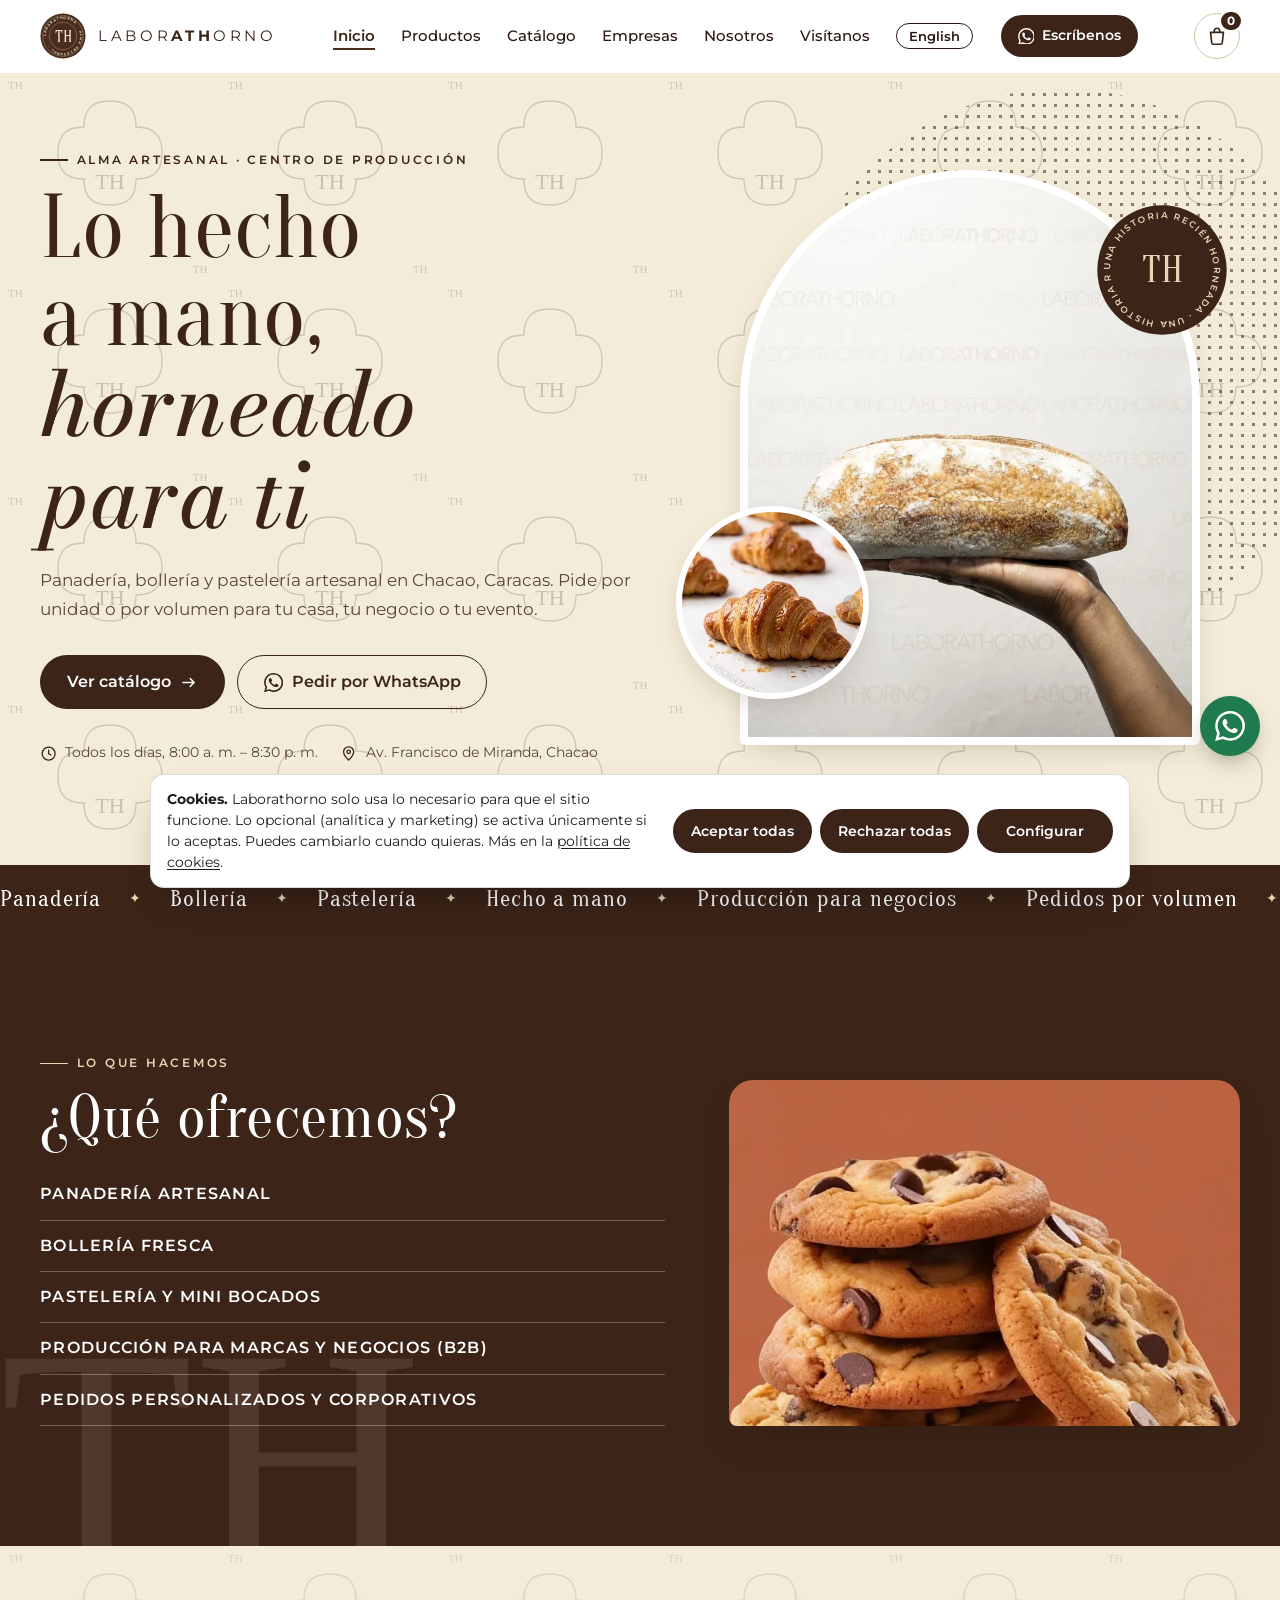
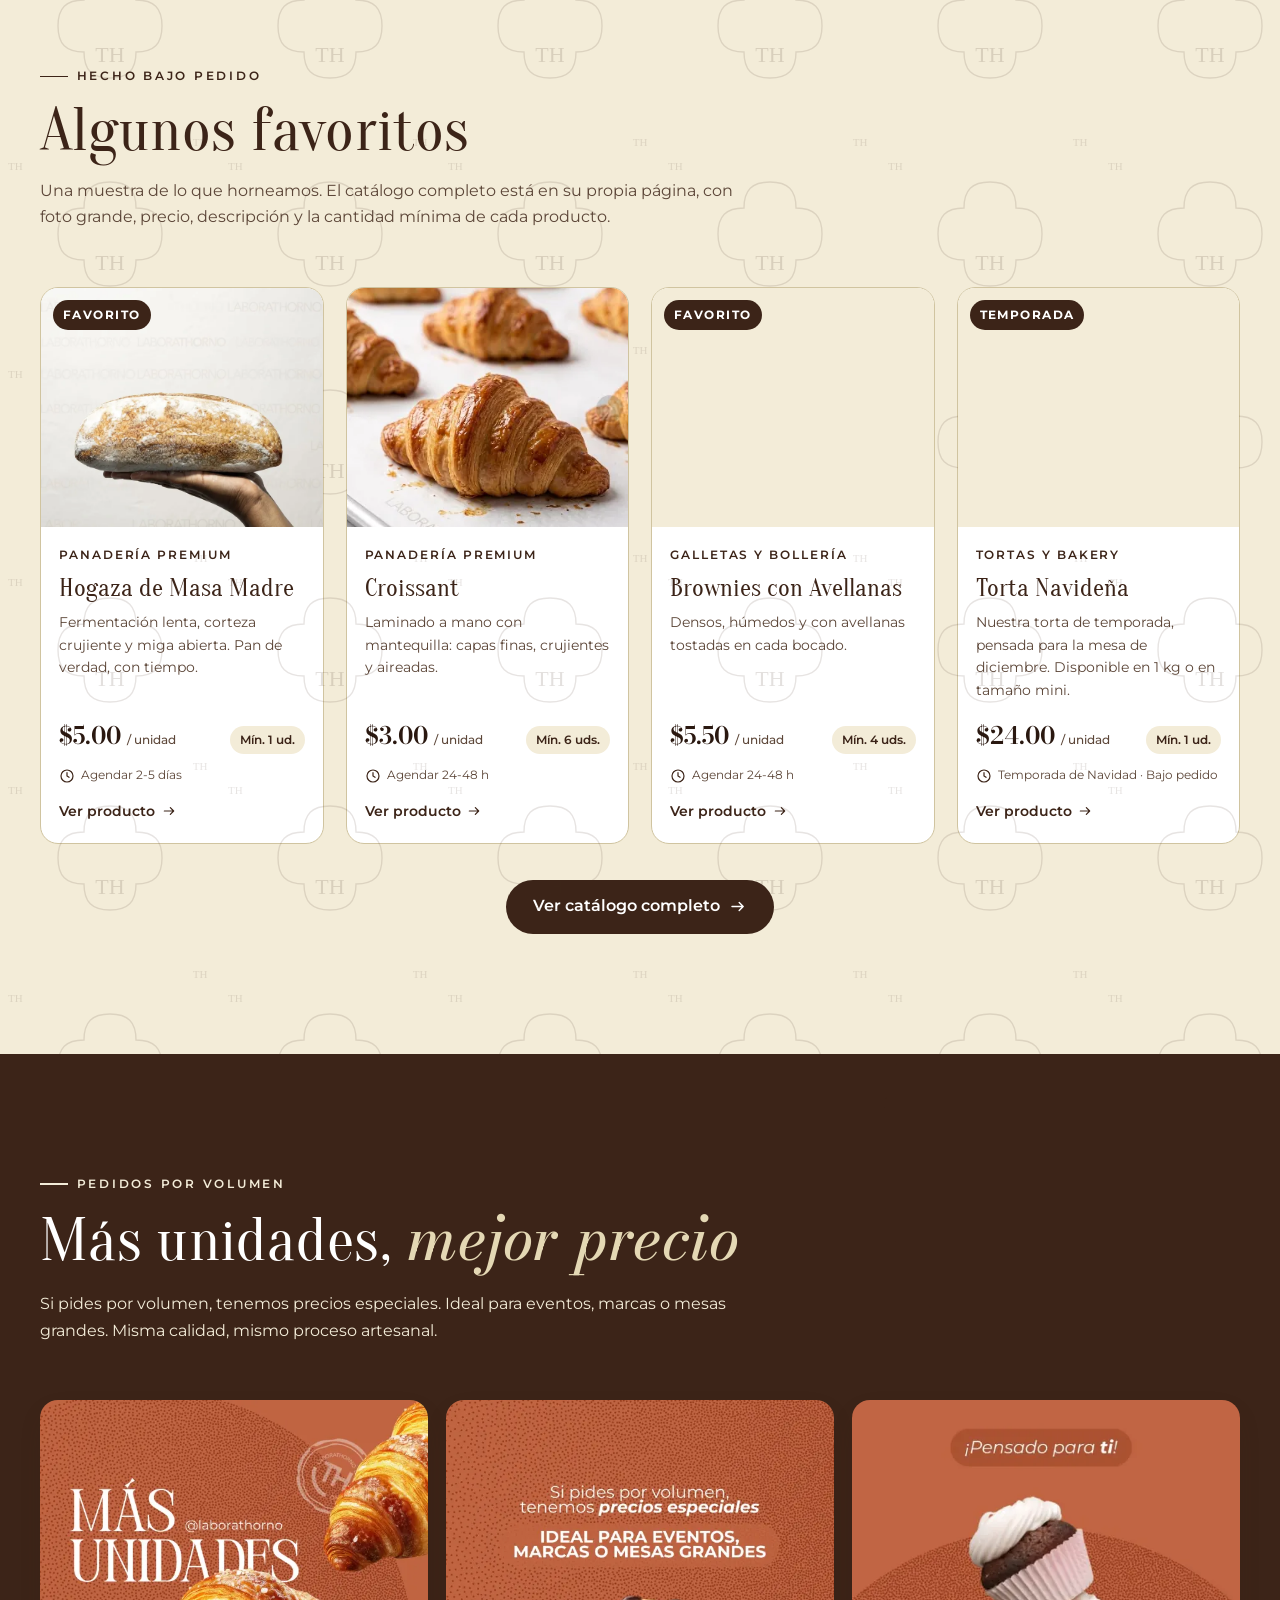
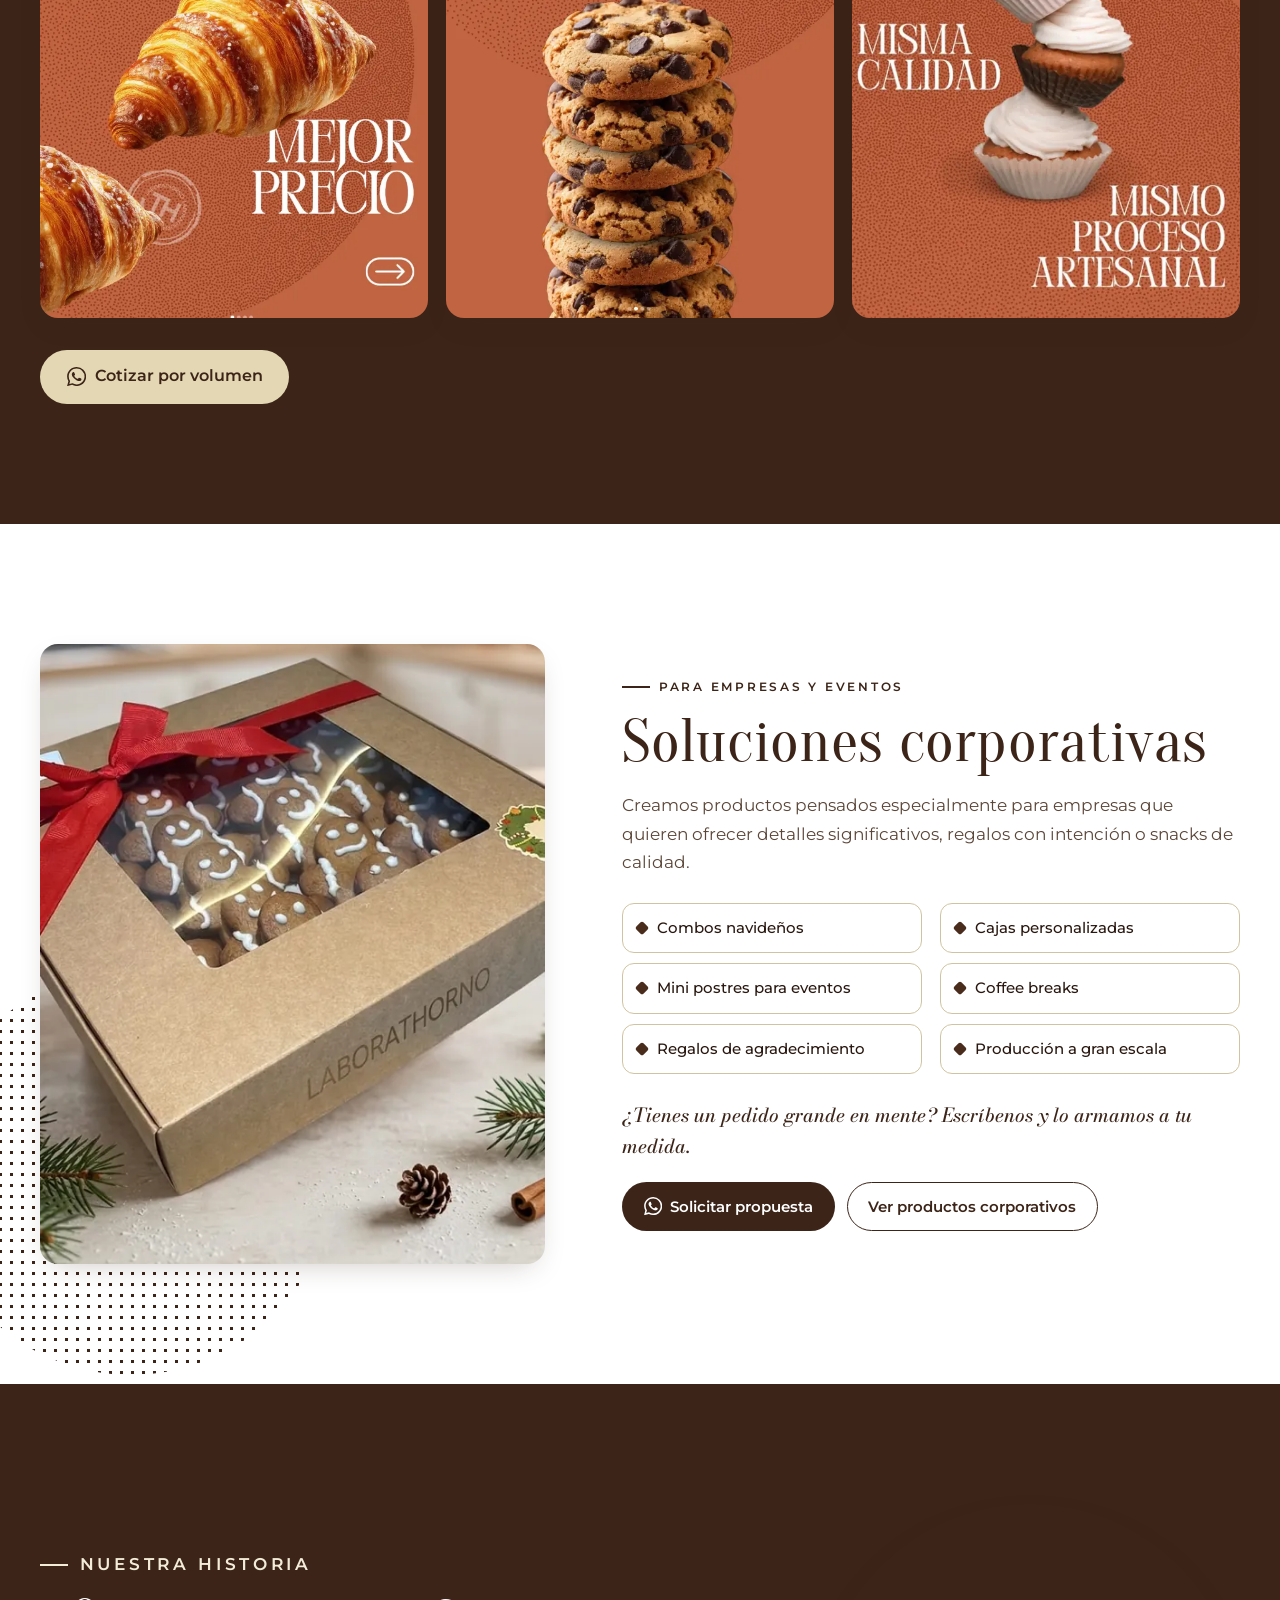
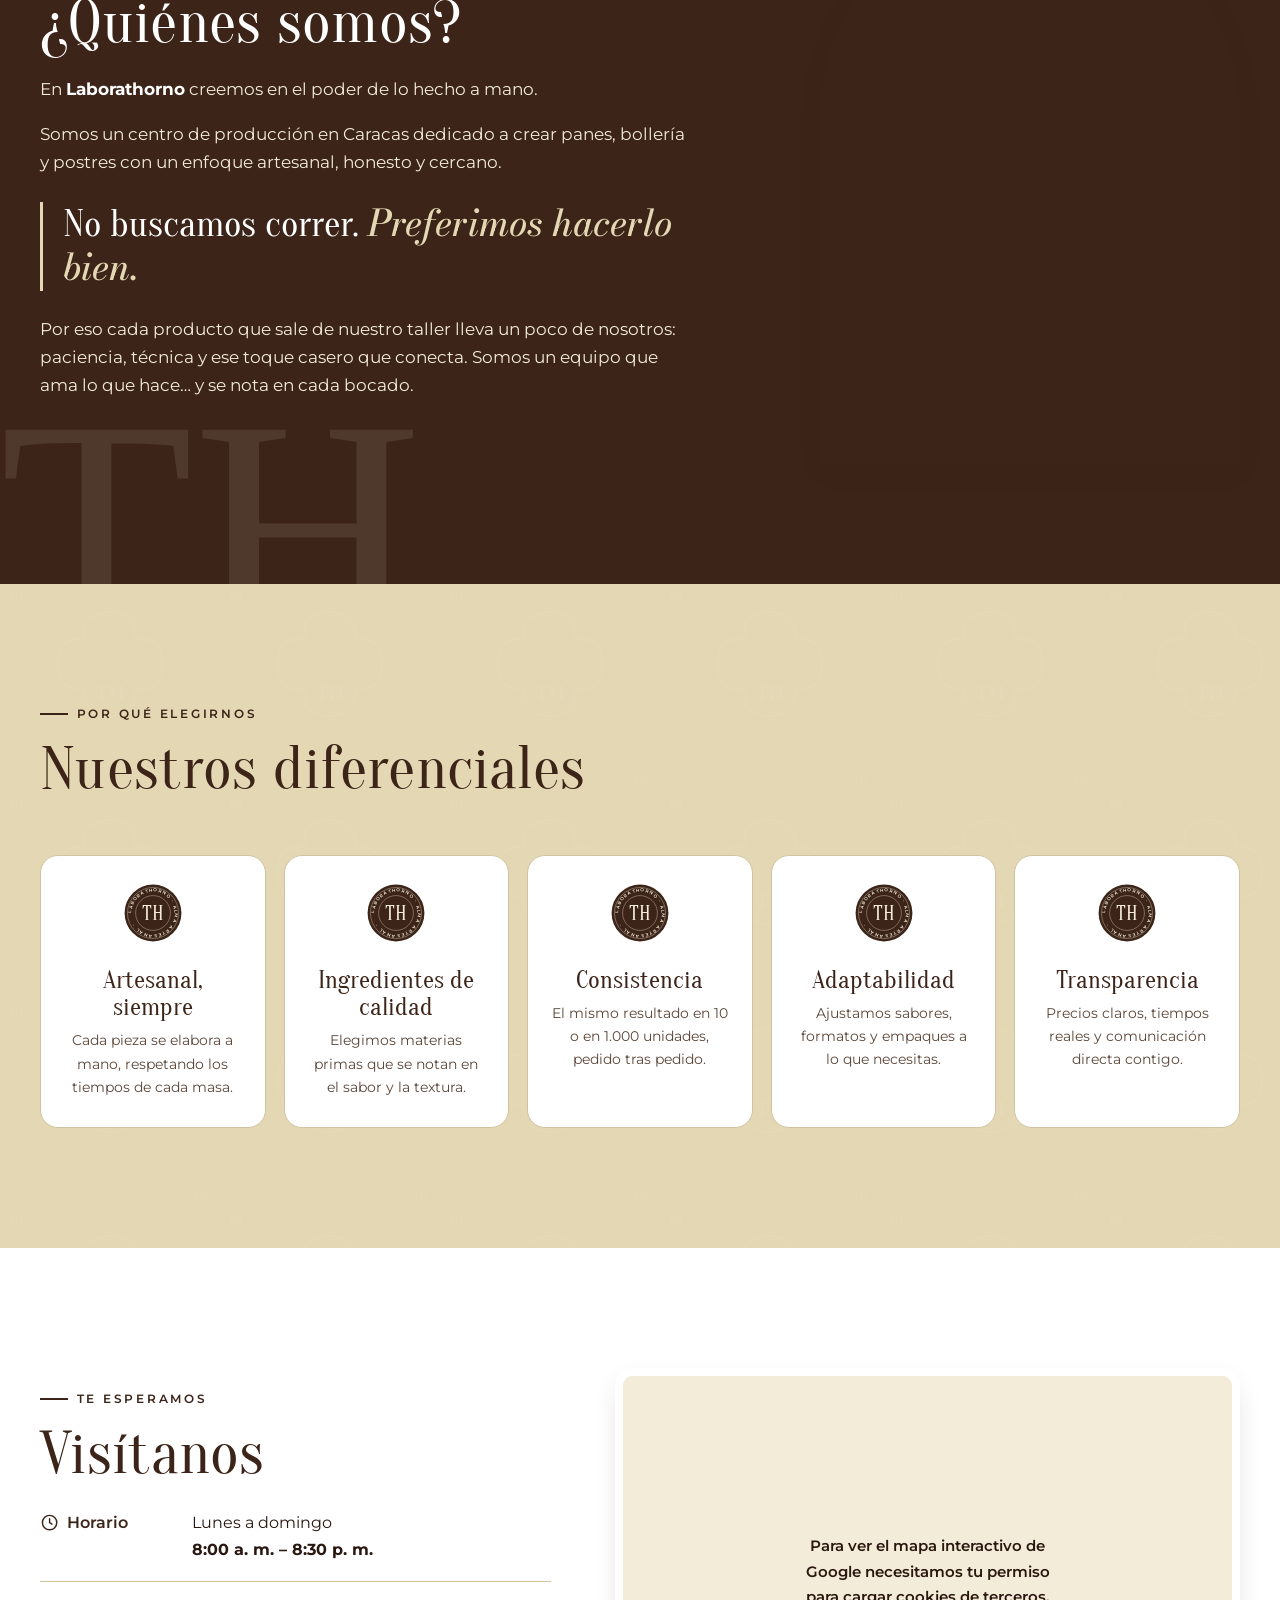
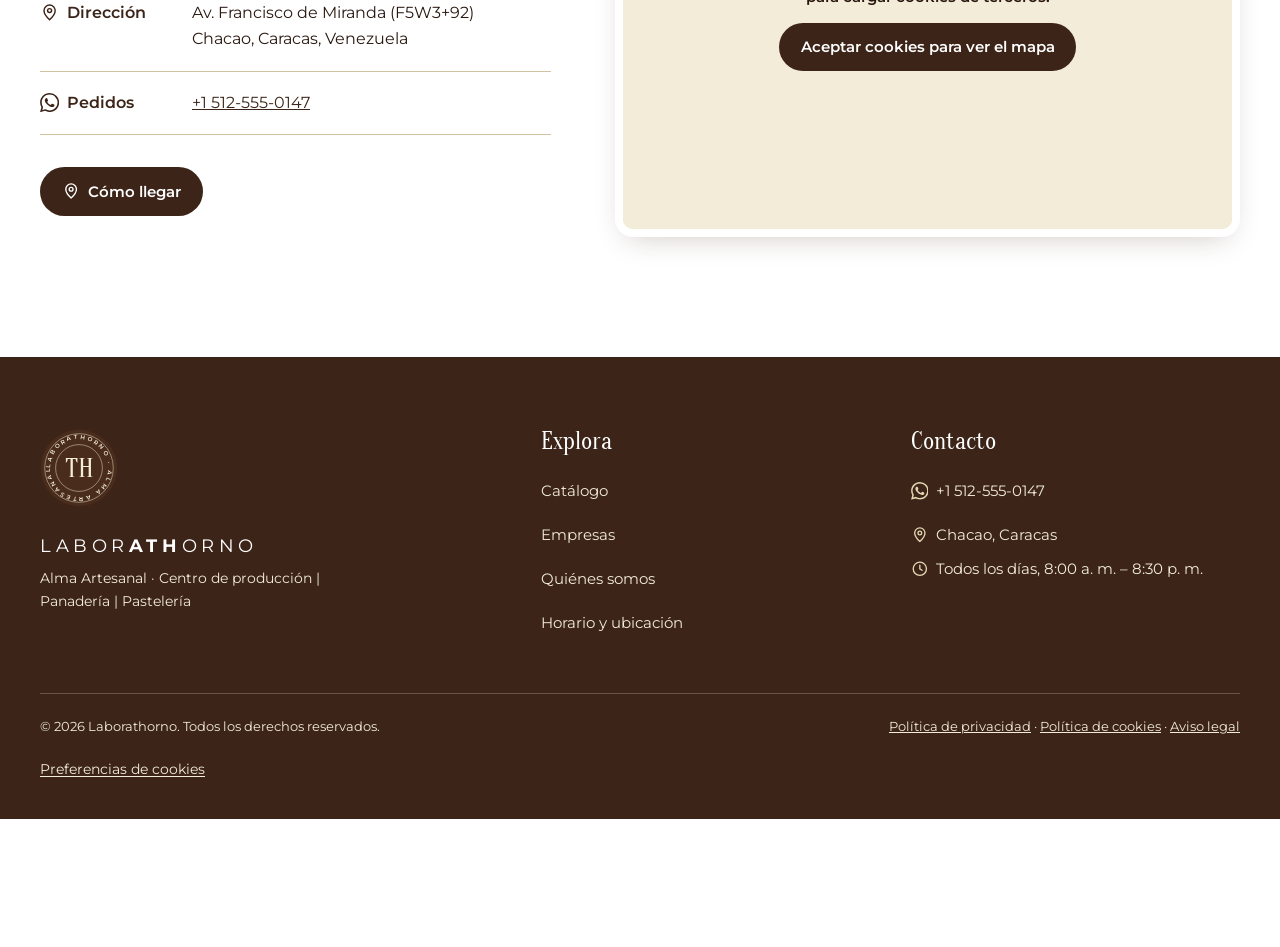
<file: index.html>
<!doctype html>
<!--
  Laborathorno — sitio web conceptual v2.
  Concepto, diseño y desarrollo: Jorman Bravo (propuesta de portafolio, Página Ya, 2026).
  Marca, fotografías y productos pertenecen a Laborathorno.
  El catálogo se edita en products.js.
-->
<html lang="es-VE">
<head>
  <meta charset="utf-8">
  <meta http-equiv="Content-Security-Policy" content="default-src 'self'; script-src 'self' 'sha256-mgx1gJOHqAfdCs1J1aMMllWGCMWfesEHhWV9CAmurXI=' https://gc.zgo.at; style-src 'self'; font-src 'self'; img-src 'self' data: https://jormanj2b.goatcounter.com; frame-src https://www.google.com https://maps.google.com; connect-src 'self' https://jormanj2b.goatcounter.com; object-src 'none'; base-uri 'self'; form-action 'self'; upgrade-insecure-requests">
  <meta name="referrer" content="strict-origin-when-cross-origin">
  <meta name="viewport" content="width=device-width, initial-scale=1">
  <script>(function(){try{if(!localStorage.getItem("ck-laborathorno-demo"))document.documentElement.classList.add("has-cookie-banner")}catch(e){document.documentElement.classList.add("has-cookie-banner")}})();</script>
  <meta name="theme-color" content="#3C2418">
  <meta name="format-detection" content="telephone=no">
  <meta property="og:type" content="website">
  <meta property="og:locale" content="es_VE">
  <meta property="og:site_name" content="Laborathorno">
  <meta property="og:image" content="https://jormanbravo.com/laborathorno-demo/images/og-image.jpg">
  <meta property="og:image:type" content="image/jpeg">
  <meta property="og:image:width" content="1200">
  <meta property="og:image:height" content="630">
  <meta property="og:image:alt" content="Torta, mini postres y pan artesanal de Laborathorno, Caracas">
  <meta name="twitter:card" content="summary_large_image">
  <meta name="twitter:image" content="https://jormanbravo.com/laborathorno-demo/images/og-image.jpg">
  <meta name="twitter:image:alt" content="Torta, mini postres y pan artesanal de Laborathorno, Caracas">
  <link rel="icon" href="favicon.svg" type="image/svg+xml">
  <link rel="icon" href="favicon-32.png" sizes="32x32" type="image/png">
  <link rel="apple-touch-icon" href="apple-touch-icon.png">
  <link rel="preload" href="fonts/oranienbaum-normal-400-latin.woff2" as="font" type="font/woff2" crossorigin>
  <link rel="preload" href="fonts/montserrat-normal-400-latin.woff2" as="font" type="font/woff2" crossorigin>
  <link rel="preload" href="fonts/bodoni-moda-italic-500-latin.woff2" as="font" type="font/woff2" crossorigin>
  <link rel="stylesheet" href="styles.css?v=5">
  <title>Laborathorno | Panadería y pastelería artesanal en Caracas</title>
  <meta name="description" content="Panadería y pastelería artesanal en Chacao, Caracas: masa madre, bollería, tortas y mini postres. Arma tu pedido en el catálogo y envíalo por WhatsApp.">
  <link rel="canonical" href="https://jormanbravo.com/laborathorno-demo/">
  <link rel="alternate" hreflang="es" href="https://jormanbravo.com/laborathorno-demo/">
  <link rel="alternate" hreflang="en" href="https://jormanbravo.com/laborathorno-demo/en/">
  <meta property="og:title" content="Laborathorno · Alma artesanal">
  <meta property="og:description" content="Panadería, bollería y pastelería hecha a mano en Caracas. Pedidos por unidad o por volumen vía WhatsApp.">
  <meta property="og:url" content="https://jormanbravo.com/laborathorno-demo/">
  <meta name="twitter:title" content="Laborathorno · Alma artesanal">
  <meta name="twitter:description" content="Panadería, bollería y pastelería hecha a mano en Caracas. Pedidos por WhatsApp.">
  <link rel="preload" as="image" href="images/hogaza-masa-madre.webp">
  <script type="application/ld+json">
  {
    "@context": "https://schema.org",
    "@type": "Bakery",
    "name": "Laborathorno",
    "description": "Centro de producción artesanal: panadería, bollería y pastelería en Caracas.",
    "url": "https://jormanbravo.com/laborathorno-demo/",
    "image": "https://jormanbravo.com/laborathorno-demo/images/og-image.jpg",
    "logo": "https://jormanbravo.com/laborathorno-demo/images/logo-512.png",
    "telephone": "+1 512-555-0147",
    "priceRange": "$",
    "currenciesAccepted": "USD",
    "servesCuisine": ["Panadería", "Pastelería"],
    "address": {
      "@type": "PostalAddress",
      "streetAddress": "Av. Francisco de Miranda (F5W3+92)",
      "addressLocality": "Chacao",
      "addressRegion": "Distrito Capital",
      "addressCountry": "VE"
    },
    "geo": { "@type": "GeoCoordinates", "latitude": 10.4959375, "longitude": -66.8474375 },
    "hasMap": "https://www.google.com/maps/search/?api=1&query=10.4959375,-66.8474375",
    "openingHoursSpecification": [{
      "@type": "OpeningHoursSpecification",
      "dayOfWeek": ["Monday","Tuesday","Wednesday","Thursday","Friday","Saturday","Sunday"],
      "opens": "08:00", "closes": "20:30"
    }],
    "potentialAction": { "@type": "OrderAction", "target": "https://wa.me/15125550147" }
  }
  </script>
  <script src="cookies.js?v=1" defer data-key="laborathorno-demo" data-owner="Laborathorno" data-accent="#3C2418" data-marketing-name="Marketing y contenido de terceros" data-marketing="Cargan contenido de otras empresas que puede usar sus propias cookies. Aquí: el mapa interactivo de Google Maps de nuestra ubicación. No usamos publicidad."></script>
</head>
<body>
  <!-- Sprite de íconos y sello -->
  <svg class="sprite" aria-hidden="true" focusable="false" xmlns="http://www.w3.org/2000/svg">
    <defs>
      <path id="ring-path" d="M100,100 m-74,0 a74,74 0 1,1 148,0 a74,74 0 1,1 -148,0"/>
    </defs>
    <symbol id="seal" viewBox="0 0 200 200">
      <circle cx="100" cy="100" r="98" fill="currentColor"/>
      <circle cx="100" cy="100" r="88" fill="none" stroke="var(--seal-ink, #F3ECD8)" stroke-width="1.2"/>
      <circle cx="100" cy="100" r="60" fill="none" stroke="var(--seal-ink, #F3ECD8)" stroke-width="1.2"/>
      <text fill="var(--seal-ink, #F3ECD8)" font-family="Montserrat, Arial, sans-serif" font-size="15" font-weight="600" letter-spacing="5.2">
        <textPath href="#ring-path" startOffset="0">LABORATHORNO · ALMA ARTESANAL ·</textPath>
      </text>
      <text x="100" y="124" text-anchor="middle" fill="var(--seal-ink, #F3ECD8)" font-family="Oranienbaum, 'Bodoni Moda', Didot, Georgia, serif" font-size="70">TH</text>
    </symbol>
    <symbol id="ic-wa" viewBox="0 0 24 24"><path fill="currentColor" d="M17.472 14.382c-.297-.149-1.758-.867-2.03-.967-.273-.099-.471-.148-.67.15-.197.297-.767.966-.94 1.164-.173.199-.347.223-.644.075-.297-.15-1.255-.463-2.39-1.475-.883-.788-1.48-1.761-1.653-2.059-.173-.297-.018-.458.13-.606.134-.133.298-.347.446-.52.149-.174.198-.298.298-.497.099-.198.05-.371-.025-.52-.075-.149-.669-1.612-.916-2.207-.242-.579-.487-.5-.669-.51-.173-.008-.371-.01-.57-.01-.198 0-.52.074-.792.372-.272.297-1.04 1.016-1.04 2.479 0 1.462 1.065 2.875 1.213 3.074.149.198 2.096 3.2 5.077 4.487.709.306 1.262.489 1.694.625.712.227 1.36.195 1.871.118.571-.085 1.758-.719 2.006-1.413.248-.694.248-1.289.173-1.413-.074-.124-.272-.198-.57-.347m-5.421 7.403h-.004a9.87 9.87 0 0 1-5.031-1.378l-.361-.214-3.741.982.998-3.648-.235-.374a9.86 9.86 0 0 1-1.51-5.26c.001-5.45 4.436-9.884 9.888-9.884 2.64 0 5.122 1.03 6.988 2.898a9.825 9.825 0 0 1 2.893 6.994c-.003 5.45-4.437 9.884-9.885 9.884m8.413-18.297A11.815 11.815 0 0 0 12.05 0C5.495 0 .16 5.335.157 11.892c0 2.096.547 4.142 1.588 5.945L.057 24l6.305-1.654a11.882 11.882 0 0 0 5.683 1.448h.005c6.554 0 11.89-5.335 11.893-11.893a11.821 11.821 0 0 0-3.48-8.413Z"/></symbol>
    <symbol id="ic-cart" viewBox="0 0 24 24"><path fill="none" stroke="currentColor" stroke-width="1.8" stroke-linecap="round" stroke-linejoin="round" d="M5 8h14l-1.2 11.1a2 2 0 0 1-2 1.9H8.2a2 2 0 0 1-2-1.9L5 8Zm4 0V6.5a3 3 0 0 1 6 0V8"/></symbol>
    <symbol id="ic-clock" viewBox="0 0 24 24"><g fill="none" stroke="currentColor" stroke-width="1.8" stroke-linecap="round"><circle cx="12" cy="12" r="9"/><path d="M12 7v5l3 2"/></g></symbol>
    <symbol id="ic-pin" viewBox="0 0 24 24"><g fill="none" stroke="currentColor" stroke-width="1.8"><path d="M12 21s-7-6.2-7-11.5A7 7 0 0 1 19 9.5C19 14.8 12 21 12 21Z"/><circle cx="12" cy="9.5" r="2.5"/></g></symbol>
    <symbol id="ic-close" viewBox="0 0 24 24"><path stroke="currentColor" stroke-width="2" stroke-linecap="round" d="M6 6l12 12M18 6 6 18"/></symbol>
    <symbol id="ic-plus" viewBox="0 0 24 24"><path stroke="currentColor" stroke-width="2" stroke-linecap="round" d="M12 5v14M5 12h14"/></symbol>
    <symbol id="ic-minus" viewBox="0 0 24 24"><path stroke="currentColor" stroke-width="2" stroke-linecap="round" d="M5 12h14"/></symbol>
    <symbol id="ic-trash" viewBox="0 0 24 24"><path fill="none" stroke="currentColor" stroke-width="1.8" stroke-linecap="round" stroke-linejoin="round" d="M4 7h16M9 7V4.5h6V7m-8.5 0 .8 12.2A2 2 0 0 0 9.3 21h5.4a2 2 0 0 0 2-1.8L17.5 7"/></symbol>
    <symbol id="ic-search" viewBox="0 0 24 24"><g fill="none" stroke="currentColor" stroke-width="1.8" stroke-linecap="round"><circle cx="11" cy="11" r="6.5"/><path d="m16 16 4.5 4.5"/></g></symbol>
    <symbol id="ic-arrow" viewBox="0 0 24 24"><path fill="none" stroke="currentColor" stroke-width="1.8" stroke-linecap="round" stroke-linejoin="round" d="M5 12h14m-5-5 5 5-5 5"/></symbol>
    <symbol id="ic-check" viewBox="0 0 24 24"><path fill="none" stroke="currentColor" stroke-width="2.2" stroke-linecap="round" stroke-linejoin="round" d="m5 12.5 4.5 4.5L19 7.5"/></symbol>
  </svg>

  <span id="top"></span>
  <a class="skip-link" href="#main">Saltar al contenido</a>

  <header class="site-header">
    <div class="container header-inner">
      <a class="brand" href="index.html#top" aria-label="Laborathorno, ir al inicio">
        <svg class="brand-seal" aria-hidden="true"><use href="#seal"/></svg>
        <span class="brand-word">LABOR<b>ATH</b>ORNO</span>
      </a>
      <nav class="main-nav" id="main-nav" aria-label="Principal">
        <ul>
          <li><a href="index.html#top" aria-current="page">Inicio</a></li>
          <li><a href="index.html#ofrecemos">Productos</a></li>
          <li><a href="catalogo.html">Catálogo</a></li>
          <li><a href="index.html#corporativo">Empresas</a></li>
          <li><a href="index.html#nosotros">Nosotros</a></li>
          <li><a href="index.html#visitanos">Visítanos</a></li>
          <li><a class="lang-switch" href="en/" hreflang="en" lang="en">English</a></li>
        </ul>
        <a class="btn btn-primary nav-cta" data-wa="¡Hola, Laborathorno! Quiero hacer una consulta." href="https://wa.me/15125550147" target="_blank" rel="noopener">
          <svg aria-hidden="true"><use href="#ic-wa"/></svg> Escríbenos
        </a>
      </nav>
      <div class="header-actions">
        <button class="icon-btn cart-btn" type="button" data-open-cart aria-controls="cart-drawer" aria-expanded="false">
          <svg aria-hidden="true"><use href="#ic-cart"/></svg>
          <span class="visually-hidden">Ver pedido,</span>
          <span class="cart-count" data-cart-count aria-live="polite">0</span>
          <span class="visually-hidden">productos distintos</span>
        </button>
        <button class="icon-btn menu-btn" type="button" aria-controls="main-nav" aria-expanded="false" aria-label="Abrir menú">
          <span class="menu-lines" aria-hidden="true"></span>
        </button>
      </div>
    </div>
  </header>

  <main id="main">
    <section class="hero" aria-labelledby="hero-title">
      <div class="pattern-bg" aria-hidden="true"></div>
      <div class="container hero-grid">
        <div class="hero-copy">
          <p class="eyebrow">Alma Artesanal · Centro de producción</p>
          <h1 id="hero-title" class="display">Lo hecho a mano, <em>horneado para ti</em></h1>
          <p class="lead">Panadería, bollería y pastelería artesanal en Chacao, Caracas. Pide por unidad o por volumen para tu casa, tu negocio o tu evento.</p>
          <div class="hero-ctas">
            <a class="btn btn-primary btn-lg" href="catalogo.html">Ver catálogo <svg aria-hidden="true"><use href="#ic-arrow"/></svg></a>
            <a class="btn btn-outline btn-lg" data-wa="¡Hola, Laborathorno! Me gustaría hacer un pedido." href="https://wa.me/15125550147" target="_blank" rel="noopener">
              <svg aria-hidden="true"><use href="#ic-wa"/></svg> Pedir por WhatsApp
            </a>
          </div>
          <ul class="hero-meta">
            <li><svg aria-hidden="true"><use href="#ic-clock"/></svg> Todos los días, 8:00 a. m. – 8:30 p. m.</li>
            <li><svg aria-hidden="true"><use href="#ic-pin"/></svg> Av. Francisco de Miranda, Chacao</li>
          </ul>
        </div>
        <div class="hero-visual">
          <div class="dots dots-hero" aria-hidden="true"></div>
          <figure class="arch">
            <img src="images/hogaza-masa-madre.webp" width="746" height="1000" alt="Mano sosteniendo una hogaza de masa madre recién horneada" fetchpriority="high">
          </figure>
          <figure class="hero-bubble">
            <img src="images/croissant.webp" width="336" height="384" alt="Croissants dorados sobre papel con el logo de Laborathorno" decoding="async">
          </figure>
          <div class="round-seal seal-hero" aria-hidden="true">
            <svg viewBox="0 0 200 200">
              <defs><path id="rs1" d="M100,100 m-78,0 a78,78 0 1,1 156,0 a78,78 0 1,1 -156,0"/></defs>
              <circle cx="100" cy="100" r="98" class="rs-bg"/>
              <g class="rs-spin"><text class="rs-text"><textPath href="#rs1">UNA HISTORIA RECIÉN HORNEADA · UNA HISTORIA RECIÉN HORNEADA ·</textPath></text></g>
              <text x="100" y="118" text-anchor="middle" class="rs-th">TH</text>
            </svg>
          </div>
        </div>
      </div>
    </section>

    <div class="ribbon" aria-hidden="true">
      <div class="ribbon-track">
        <span>Panadería</span><i>✦</i><span>Bollería</span><i>✦</i><span>Pastelería</span><i>✦</i><span>Hecho a mano</span><i>✦</i><span>Producción para negocios</span><i>✦</i><span>Pedidos por volumen</span><i>✦</i>
        <span>Panadería</span><i>✦</i><span>Bollería</span><i>✦</i><span>Pastelería</span><i>✦</i><span>Hecho a mano</span><i>✦</i><span>Producción para negocios</span><i>✦</i><span>Pedidos por volumen</span><i>✦</i>
      </div>
    </div>

    <section class="section offer-band" id="ofrecemos" aria-labelledby="offer-title">
      <div class="giant-th giant-th-light" aria-hidden="true"></div>
      <div class="container offer-band-grid">
        <div>
          <p class="eyebrow eyebrow-light">Lo que hacemos</p>
          <h2 id="offer-title" class="display display-light">¿Qué ofrecemos?</h2>
          <ul class="offer-list-plain">
            <li>Panadería artesanal</li>
            <li>Bollería fresca</li>
            <li>Pastelería y mini bocados</li>
            <li>Producción para marcas y negocios (B2B)</li>
            <li>Pedidos personalizados y corporativos</li>
          </ul>
        </div>
        <figure class="offer-photo">
          <img src="images/brand/offer-cookies.webp" width="640" height="547" alt="Torre de galletas con chispas de chocolate recién horneadas de Laborathorno" loading="lazy">
        </figure>
      </div>
    </section>

    <section class="section featured" id="destacados" aria-labelledby="featured-title">
      <div class="pattern-bg" aria-hidden="true"></div>
      <div class="container">
        <div class="section-head">
          <p class="eyebrow">Hecho bajo pedido</p>
          <h2 id="featured-title" class="display">Algunos favoritos</h2>
          <p class="section-sub">Una muestra de lo que horneamos. El catálogo completo está en su propia página, con foto grande, precio, descripción y la cantidad mínima de cada producto.</p>
        </div>
        <div class="product-grid" id="featured-grid"></div>
        <div class="featured-foot">
          <a class="btn btn-primary btn-lg" href="catalogo.html">Ver catálogo completo <svg aria-hidden="true"><use href="#ic-arrow"/></svg></a>
        </div>
      </div>
    </section>

    <section class="section volume-gallery" id="volumen" aria-labelledby="volume-title">
      <div class="dots dots-volume" aria-hidden="true"></div>
      <div class="container">
        <div class="section-head">
          <p class="eyebrow eyebrow-light">Pedidos por volumen</p>
          <h2 id="volume-title" class="display display-light">Más unidades, <em>mejor precio</em></h2>
          <p class="section-sub">Si pides por volumen, tenemos precios especiales. Ideal para eventos, marcas o mesas grandes. Misma calidad, mismo proceso artesanal.</p>
        </div>
        <div class="volume-cards">
          <figure>
            <img src="images/brand/volume-croissants.webp" width="629" height="829" alt="Croissants hojaldrados con sal en escamas sobre fondo terracota y el mensaje Más unidades, mejor precio" loading="lazy">
            <figcaption>Más unidades, mejor precio</figcaption>
          </figure>
          <figure>
            <img src="images/brand/volume-cookies.webp" width="615" height="829" alt="Torre de galletas con chispas de chocolate y el mensaje Precios especiales por volumen, ideal para eventos, marcas o mesas grandes" loading="lazy">
            <figcaption>Precios especiales por volumen</figcaption>
          </figure>
          <figure>
            <img src="images/brand/volume-cupcakes.webp" width="583" height="797" alt="Tres cupcakes apilados con frosting blanco y el mensaje Misma calidad, mismo proceso artesanal" loading="lazy">
            <figcaption>Misma calidad, mismo proceso artesanal</figcaption>
          </figure>
        </div>
        <div class="volume-cta">
          <a class="btn btn-cream btn-lg" data-wa="¡Hola, Laborathorno! Quiero cotizar un pedido por volumen." href="https://wa.me/15125550147" target="_blank" rel="noopener">
            <svg aria-hidden="true"><use href="#ic-wa"/></svg> Cotizar por volumen
          </a>
        </div>
      </div>
    </section>

    <section class="section corporate" id="corporativo" aria-labelledby="corp-title">
      <div class="container corp-grid">
        <figure class="corp-media">
          <div class="dots dots-corp" aria-hidden="true"></div>
          <img src="images/caja-regalo-navidad.webp" width="558" height="1000" alt="Caja de regalo de Laborathorno con galletas navideñas y lazo rojo" loading="lazy">
        </figure>
        <div class="corp-copy">
          <p class="eyebrow">Para empresas y eventos</p>
          <h2 id="corp-title" class="display">Soluciones corporativas</h2>
          <p class="lead">Creamos productos pensados especialmente para empresas que quieren ofrecer detalles significativos, regalos con intención o snacks de calidad.</p>
          <ul class="corp-list">
            <li>Combos navideños</li>
            <li>Cajas personalizadas</li>
            <li>Mini postres para eventos</li>
            <li>Coffee breaks</li>
            <li>Regalos de agradecimiento</li>
            <li>Producción a gran escala</li>
          </ul>
          <p class="corp-question">¿Tienes un pedido grande en mente? Escríbenos y lo armamos a tu medida.</p>
          <div class="hero-ctas">
            <a class="btn btn-primary" data-wa="¡Hola, Laborathorno! Quiero una propuesta para un pedido corporativo o para un evento." href="https://wa.me/15125550147" target="_blank" rel="noopener">
              <svg aria-hidden="true"><use href="#ic-wa"/></svg> Solicitar propuesta
            </a>
            <a class="btn btn-outline" href="catalogo.html?cat=corporativo">Ver productos corporativos</a>
          </div>
        </div>
      </div>
    </section>

    <section class="section about-wine" id="nosotros" aria-labelledby="about-title">
      <div class="giant-th giant-th-light" aria-hidden="true"></div>
      <div class="container about-wine-grid">
        <div class="about-copy">
          <p class="eyebrow eyebrow-light">Nuestra historia</p>
          <h2 id="about-title" class="display display-light">¿Quiénes somos?</h2>
          <p>En <strong>Laborathorno</strong> creemos en el poder de lo hecho a mano.</p>
          <p>Somos un centro de producción en Caracas dedicado a crear panes, bollería y postres con un enfoque artesanal, honesto y cercano.</p>
          <blockquote class="pull-light">No buscamos correr. <em>Preferimos hacerlo bien.</em></blockquote>
          <p>Por eso cada producto que sale de nuestro taller lleva un poco de nosotros: paciencia, técnica y ese toque casero que conecta. Somos un equipo que ama lo que hace… y se nota en cada bocado.</p>
        </div>
        <div class="about-wine-media">
          <img class="about-main" src="images/pan-mano.webp" width="746" height="1000" alt="Rebanada de pan artesanal sostenida a contraluz, con su miga abierta" loading="lazy">
        </div>
      </div>
    </section>

    <section class="section values" aria-labelledby="values-title">
      <div class="pattern-bg pattern-wine" aria-hidden="true"></div>
      <div class="container">
        <div class="section-head">
          <p class="eyebrow">Por qué elegirnos</p>
          <h2 id="values-title" class="display">Nuestros diferenciales</h2>
        </div>
        <ul class="values-list">
          <li><svg class="v-seal" aria-hidden="true"><use href="#seal"/></svg><h3>Artesanal, siempre</h3><p>Cada pieza se elabora a mano, respetando los tiempos de cada masa.</p></li>
          <li><svg class="v-seal" aria-hidden="true"><use href="#seal"/></svg><h3>Ingredientes de calidad</h3><p>Elegimos materias primas que se notan en el sabor y la textura.</p></li>
          <li><svg class="v-seal" aria-hidden="true"><use href="#seal"/></svg><h3>Consistencia</h3><p>El mismo resultado en 10 o en 1.000 unidades, pedido tras pedido.</p></li>
          <li><svg class="v-seal" aria-hidden="true"><use href="#seal"/></svg><h3>Adaptabilidad</h3><p>Ajustamos sabores, formatos y empaques a lo que necesitas.</p></li>
          <li><svg class="v-seal" aria-hidden="true"><use href="#seal"/></svg><h3>Transparencia</h3><p>Precios claros, tiempos reales y comunicación directa contigo.</p></li>
        </ul>
      </div>
    </section>

    <section class="section visit" id="visitanos" aria-labelledby="visit-title">
      <div class="container visit-grid">
        <div class="visit-copy">
          <p class="eyebrow">Te esperamos</p>
          <h2 id="visit-title" class="display">Visítanos</h2>
          <dl class="info-list">
            <div><dt><svg aria-hidden="true"><use href="#ic-clock"/></svg> Horario</dt><dd>Lunes a domingo<br><strong>8:00 a. m. – 8:30 p. m.</strong></dd></div>
            <div><dt><svg aria-hidden="true"><use href="#ic-pin"/></svg> Dirección</dt><dd>Av. Francisco de Miranda (F5W3+92)<br>Chacao, Caracas, Venezuela</dd></div>
            <div><dt><svg aria-hidden="true"><use href="#ic-wa"/></svg> Pedidos</dt><dd><a data-wa="¡Hola, Laborathorno! Quiero hacer un pedido." href="https://wa.me/15125550147" target="_blank" rel="noopener">+1 512-555-0147</a></dd></div>
          </dl>
          <div class="hero-ctas">
            <a class="btn btn-primary" href="https://www.google.com/maps/search/?api=1&amp;query=10.4959375,-66.8474375" target="_blank" rel="noopener">
              <svg aria-hidden="true"><use href="#ic-pin"/></svg> Cómo llegar
            </a>
          </div>
        </div>
        <div class="map-wrap" id="map-wrap">
          <a class="map-fallback" href="https://www.google.com/maps/search/?api=1&amp;query=10.4959375,-66.8474375" target="_blank" rel="noopener"><svg aria-hidden="true"><use href="#ic-pin"/></svg> Ver ubicación en Google Maps</a>
          <div class="map-consent">
            <p>Para ver el mapa interactivo de Google necesitamos tu permiso para cargar cookies de terceros.</p>
            <button type="button" class="btn btn-primary" data-accept-cookies>Aceptar cookies para ver el mapa</button>
          </div>
        </div>
      </div>
    </section>
  </main>

  <footer class="site-footer">
    <div class="pattern-bg pattern-light" aria-hidden="true"></div>
    <div class="container footer-grid">
      <div class="footer-brand">
        <svg class="footer-seal" aria-hidden="true"><use href="#seal"/></svg>
        <p class="footer-word">LABOR<b>ATH</b>ORNO</p>
        <p>Alma Artesanal · Centro de producción | Panadería | Pastelería</p>
      </div>
      <nav aria-label="Secciones">
        <h2 class="footer-title">Explora</h2>
        <ul>
          <li><a href="catalogo.html">Catálogo</a></li>
          <li><a href="index.html#corporativo">Empresas</a></li>
          <li><a href="index.html#nosotros">Quiénes somos</a></li>
          <li><a href="index.html#visitanos">Horario y ubicación</a></li>
        </ul>
      </nav>
      <div>
        <h2 class="footer-title">Contacto</h2>
        <ul>
          <li><a data-wa="¡Hola, Laborathorno! Quiero hacer una consulta." href="https://wa.me/15125550147" target="_blank" rel="noopener"><svg aria-hidden="true"><use href="#ic-wa"/></svg> +1 512-555-0147</a></li>
          <li><a href="https://www.google.com/maps/search/?api=1&amp;query=10.4959375,-66.8474375" target="_blank" rel="noopener"><svg aria-hidden="true"><use href="#ic-pin"/></svg> Chacao, Caracas</a></li>
          <li><span class="footer-plain"><svg aria-hidden="true"><use href="#ic-clock"/></svg> Todos los días, 8:00 a. m. – 8:30 p. m.</span></li>
        </ul>
      </div>
    </div>
    <div class="container footer-bottom">
      <p>© <span data-year>2026</span> Laborathorno. Todos los derechos reservados.</p>
      <p><a href="privacidad.html">Política de privacidad</a> · <a href="cookies.html">Política de cookies</a> · <a href="aviso-legal.html">Aviso legal</a></p>
    </div>
  </footer>

  <!-- Barra de pedido (móvil) -->
  <button class="mobile-cart-bar" type="button" data-open-cart aria-controls="cart-drawer" aria-expanded="false" hidden>
    <span><svg aria-hidden="true"><use href="#ic-cart"/></svg><span class="mcb-label">Ver pedido (<span data-cart-count>0</span>)</span></span>
    <strong data-cart-total>$0.00</strong>
  </button>

  <!-- Botón flotante de WhatsApp -->
  <a class="wa-float" data-wa="¡Hola, Laborathorno! Quiero hacer una consulta." href="https://wa.me/15125550147" target="_blank" rel="noopener" aria-label="Escríbenos por WhatsApp">
    <svg aria-hidden="true"><use href="#ic-wa"/></svg>
  </a>

  <!-- Carrito -->
  <div class="drawer-overlay" data-close-cart hidden></div>
  <aside class="cart-drawer" id="cart-drawer" role="dialog" aria-modal="true" aria-labelledby="cart-title" aria-hidden="true" tabindex="-1">
    <div class="drawer-head">
      <h2 id="cart-title" class="display">Tu pedido</h2>
      <button class="icon-btn" type="button" data-close-cart aria-label="Cerrar pedido"><svg aria-hidden="true"><use href="#ic-close"/></svg></button>
    </div>
    <div class="drawer-body">
      <div class="cart-empty" id="cart-empty">
        <svg class="empty-seal" aria-hidden="true"><use href="#seal"/></svg>
        <p>Tu pedido está vacío.</p>
        <a class="btn btn-outline" href="catalogo.html" data-close-cart>Ver catálogo</a>
      </div>
      <ul class="cart-items" id="cart-items" aria-label="Productos en tu pedido"></ul>
      <div class="lead-notice" id="lead-notice" role="status" aria-live="polite" hidden>
        <svg aria-hidden="true"><use href="#ic-clock"/></svg>
        <div>
          <p class="lead-kicker">Tiempo estimado de elaboración</p>
          <p class="lead-text" id="lead-text"></p>
          <p class="lead-sub" id="lead-sub"></p>
        </div>
      </div>

      <form class="cart-form" id="cart-form" novalidate>
        <h3 class="form-title">Datos del pedido</h3>
        <div class="field">
          <label for="f-name">Nombre <span aria-hidden="true">*</span></label>
          <input id="f-name" name="name" type="text" autocomplete="name" required minlength="2" maxlength="60" pattern="\p{L}(?:[\p{L}\p{M}]|[' ’\-](?=\p{L}))*" spellcheck="false" aria-describedby="f-name-err">
          <p class="field-error" id="f-name-err" aria-live="polite" hidden>Escribe tu nombre para enviar el pedido.</p>
        </div>
        <div class="field-row">
          <div class="field">
            <label for="f-date">Fecha deseada <span aria-hidden="true">*</span></label>
            <input id="f-date" name="date" type="date" required aria-describedby="f-date-hint f-date-warn">
          </div>
          <div class="field">
            <label for="f-window">Franja horaria <span aria-hidden="true">*</span></label>
            <select id="f-window" name="window" required aria-describedby="f-date-hint f-date-warn">
              <option value="">Elige una franja</option>
              <option value="manana">Mañana (8:00 a. m. – 12:00 m.)</option>
              <option value="tarde">Tarde (12:00 m. – 4:00 p. m.)</option>
              <option value="noche">Noche (4:00 p. m. – 8:30 p. m.)</option>
            </select>
          </div>
        </div>
        <div class="field">
          <label for="f-delivery">Entrega</label>
          <select id="f-delivery" name="delivery">
            <option>Retiro en tienda</option>
            <option>Delivery (a coordinar)</option>
          </select>
        </div>
        <p class="field-hint" id="f-date-hint"></p>
        <p class="field-warn" id="f-date-warn" role="alert" hidden></p>
        <div class="field">
          <label for="f-notes">Notas</label>
          <textarea id="f-notes" name="notes" rows="3" maxlength="300" placeholder="Sabores, dedicatoria, empaque…"></textarea>
        </div>
      </form>
    </div>
    <div class="drawer-foot">
      <div class="total-row"><span>Total referencial</span><strong id="cart-total">$0.00</strong></div>
      <p class="disclaimer">Precios referenciales en USD. Tu pedido se confirma por WhatsApp (disponibilidad, fecha y forma de pago).</p>
      <button class="btn btn-wa btn-lg btn-block" type="button" id="send-order" disabled>
        <svg aria-hidden="true"><use href="#ic-wa"/></svg> Enviar pedido por WhatsApp
      </button>
      <div class="foot-links">
        <button class="link-btn" type="button" id="copy-order">Copiar pedido</button>
        <button class="link-btn" type="button" id="clear-cart">Vaciar pedido</button>
      </div>
    </div>
  </aside>

  <div class="toast" id="toast" role="status" aria-live="polite"></div>

  <script src="consent.js" defer></script>
  <script src="schedule.js" defer></script>
  <script src="products.js" defer></script>
  <script src="app.js" defer></script>

<script data-goatcounter="https://jormanj2b.goatcounter.com/count" async src="//gc.zgo.at/count.js"></script>
</body>
</html>
</file>
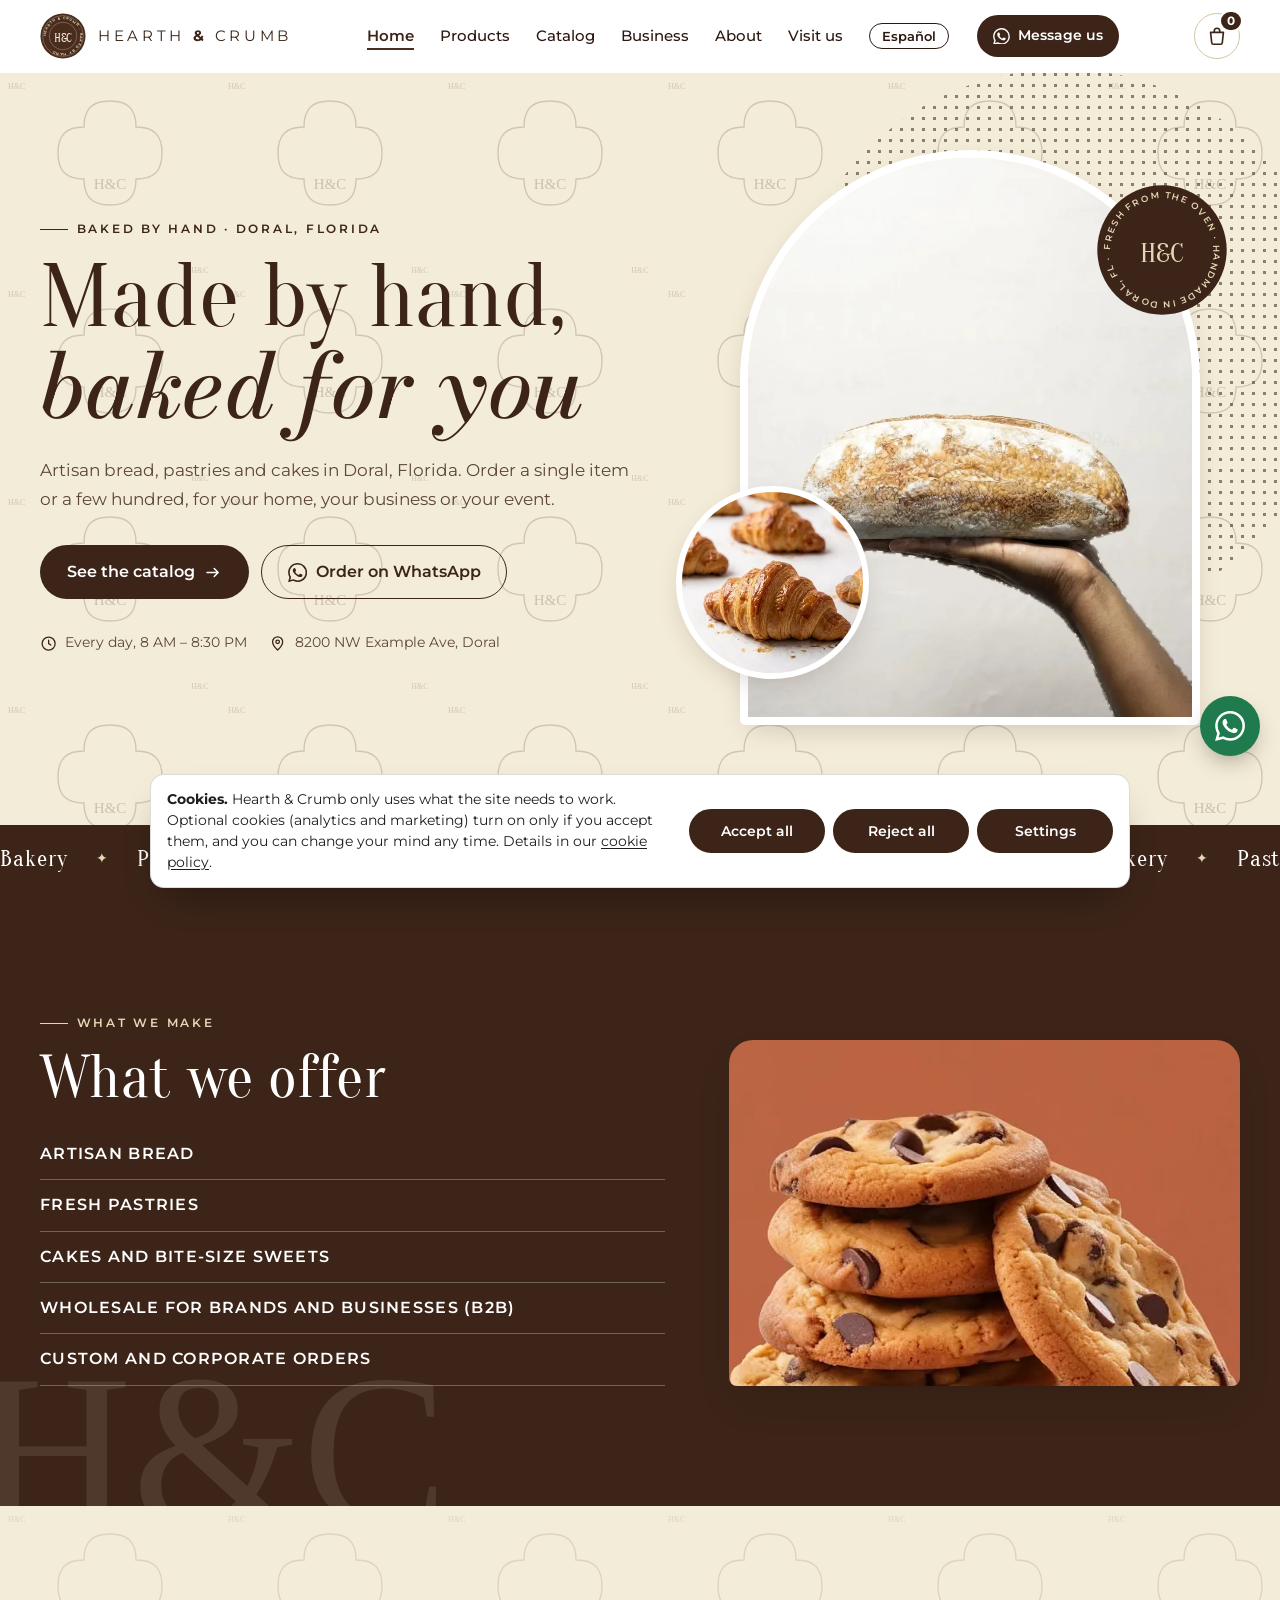
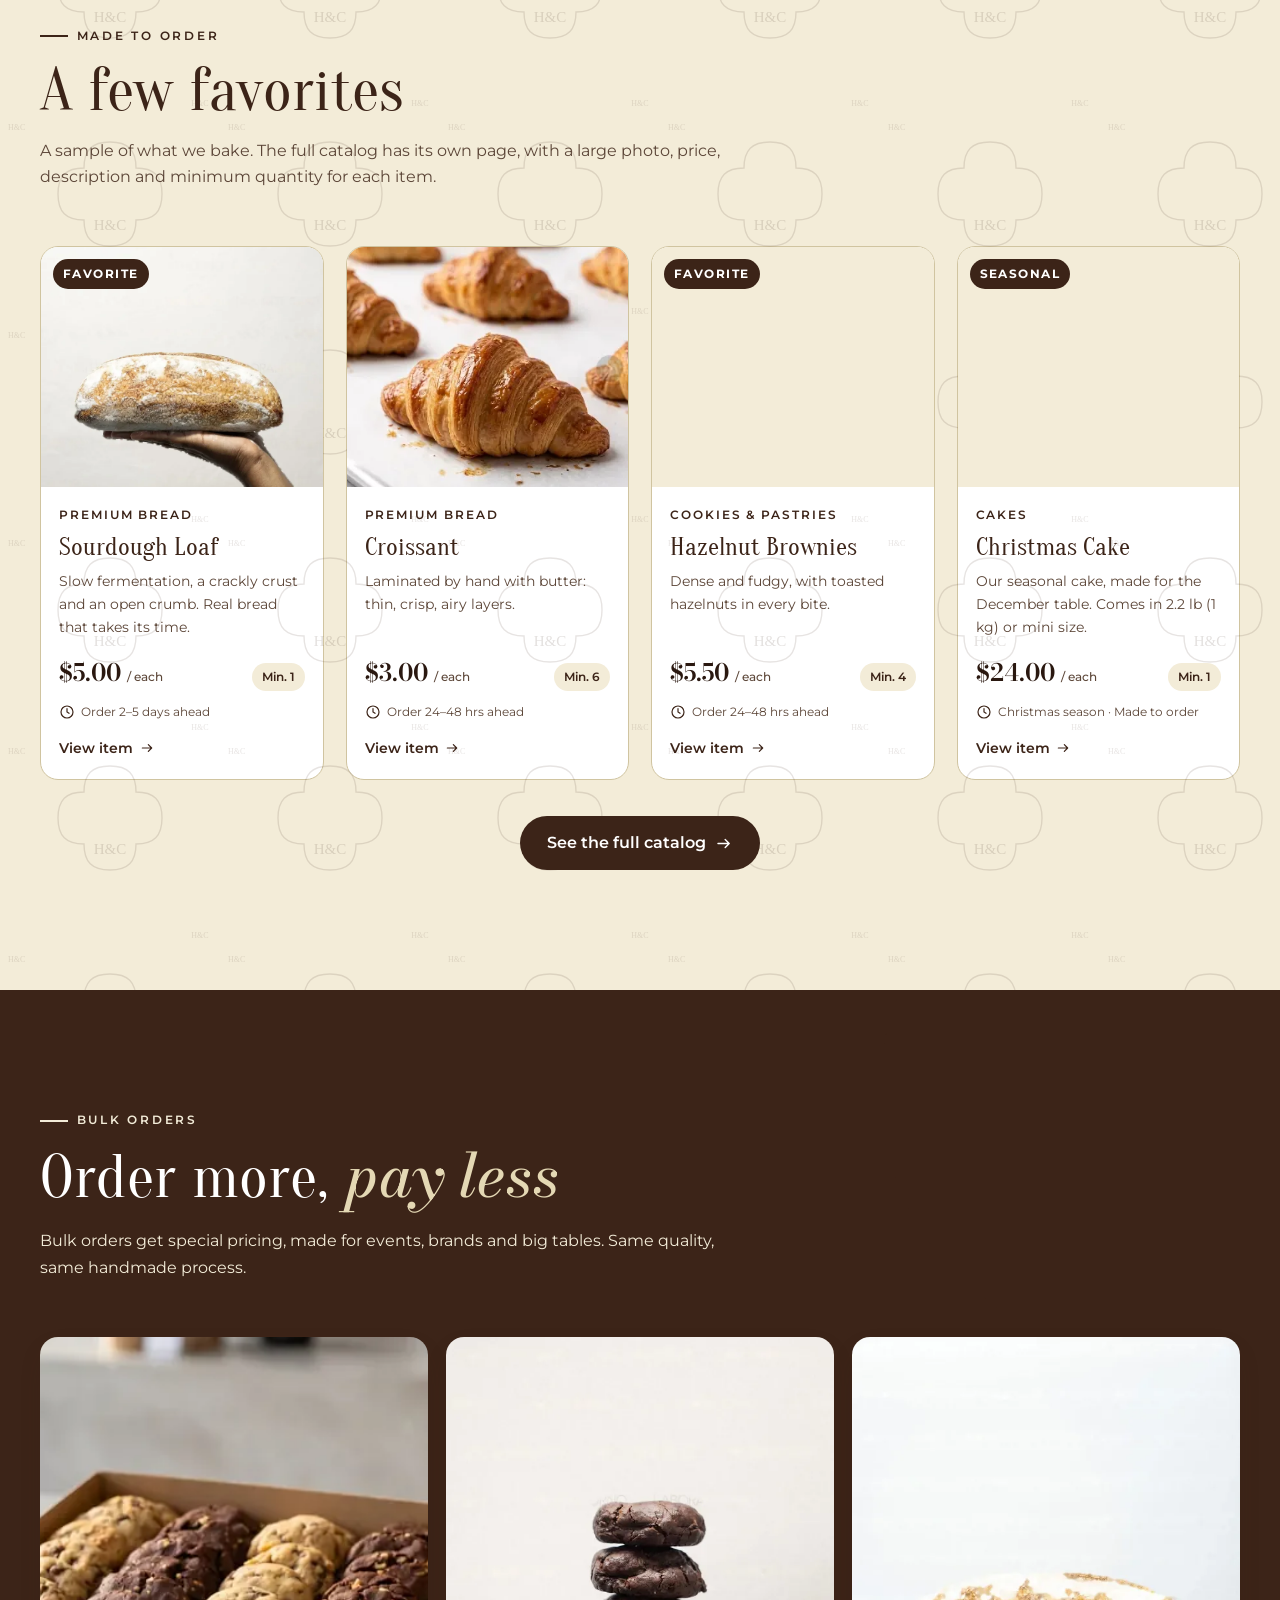
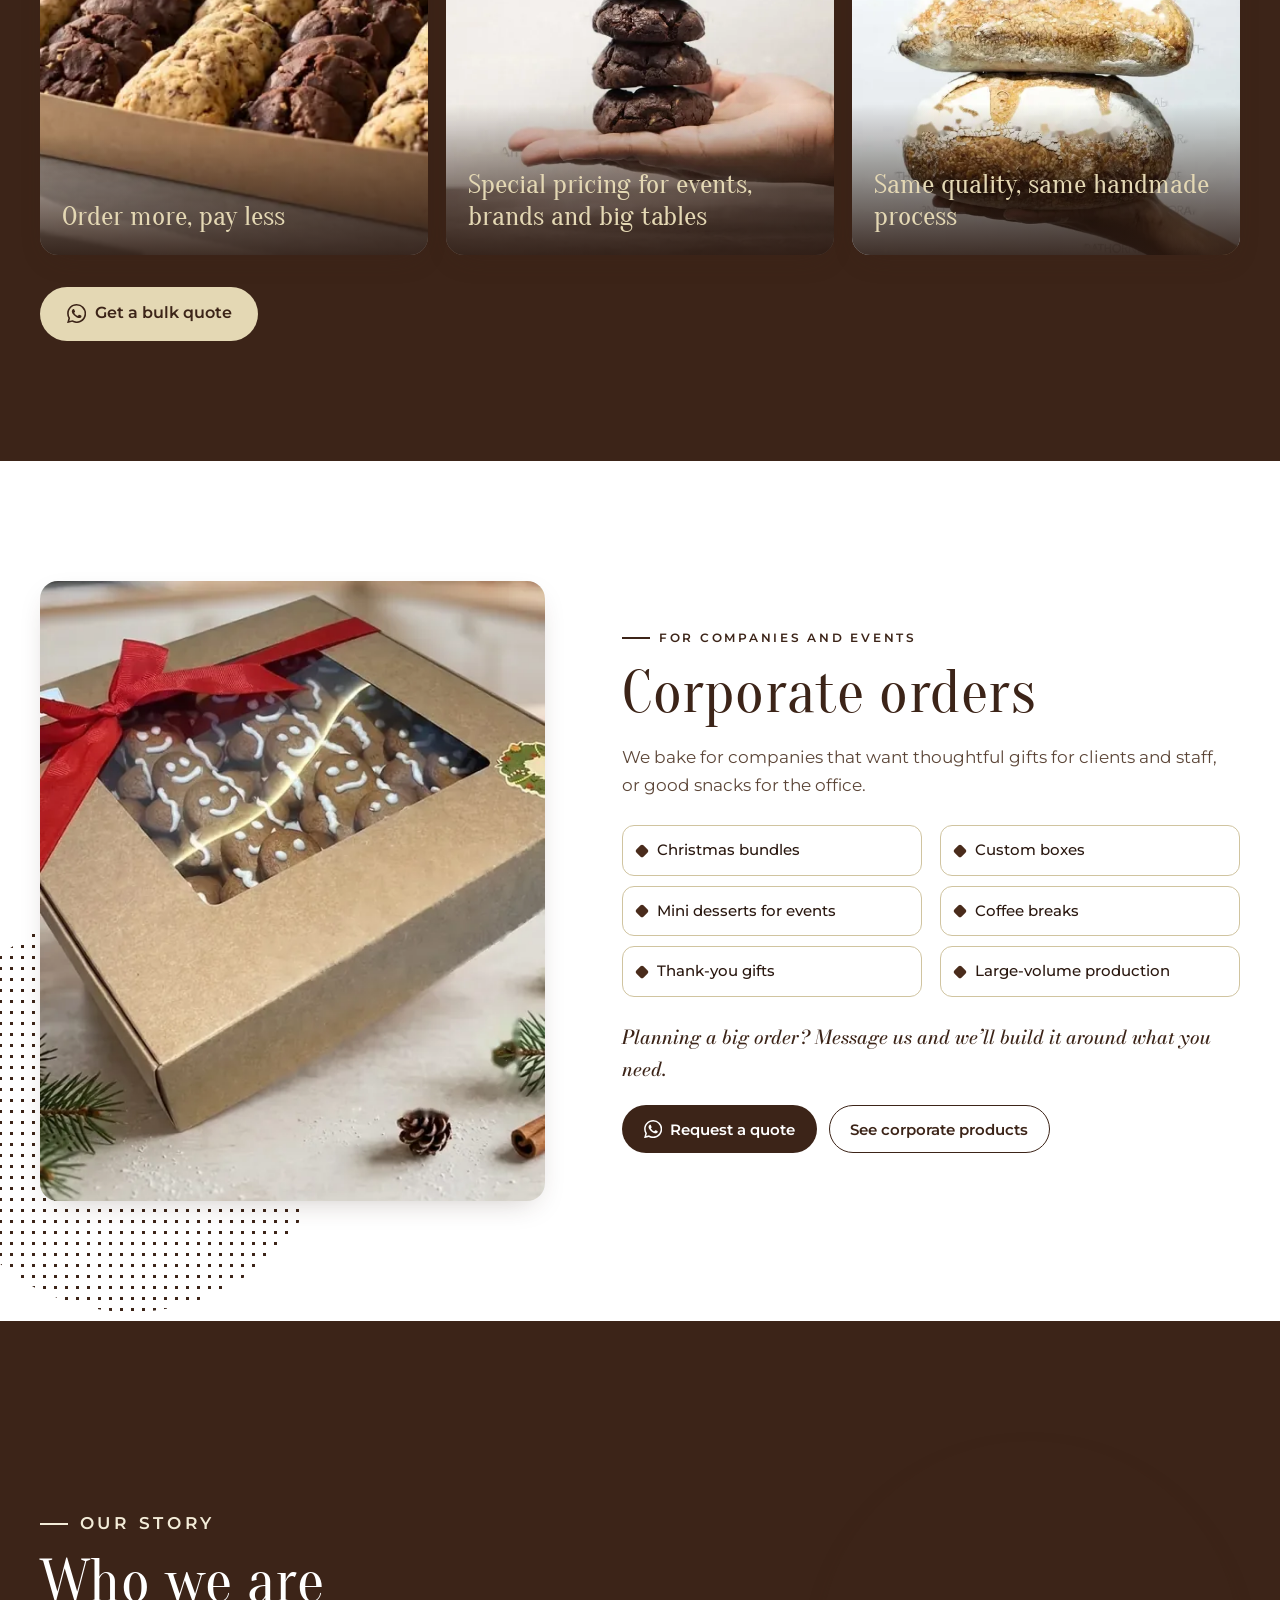
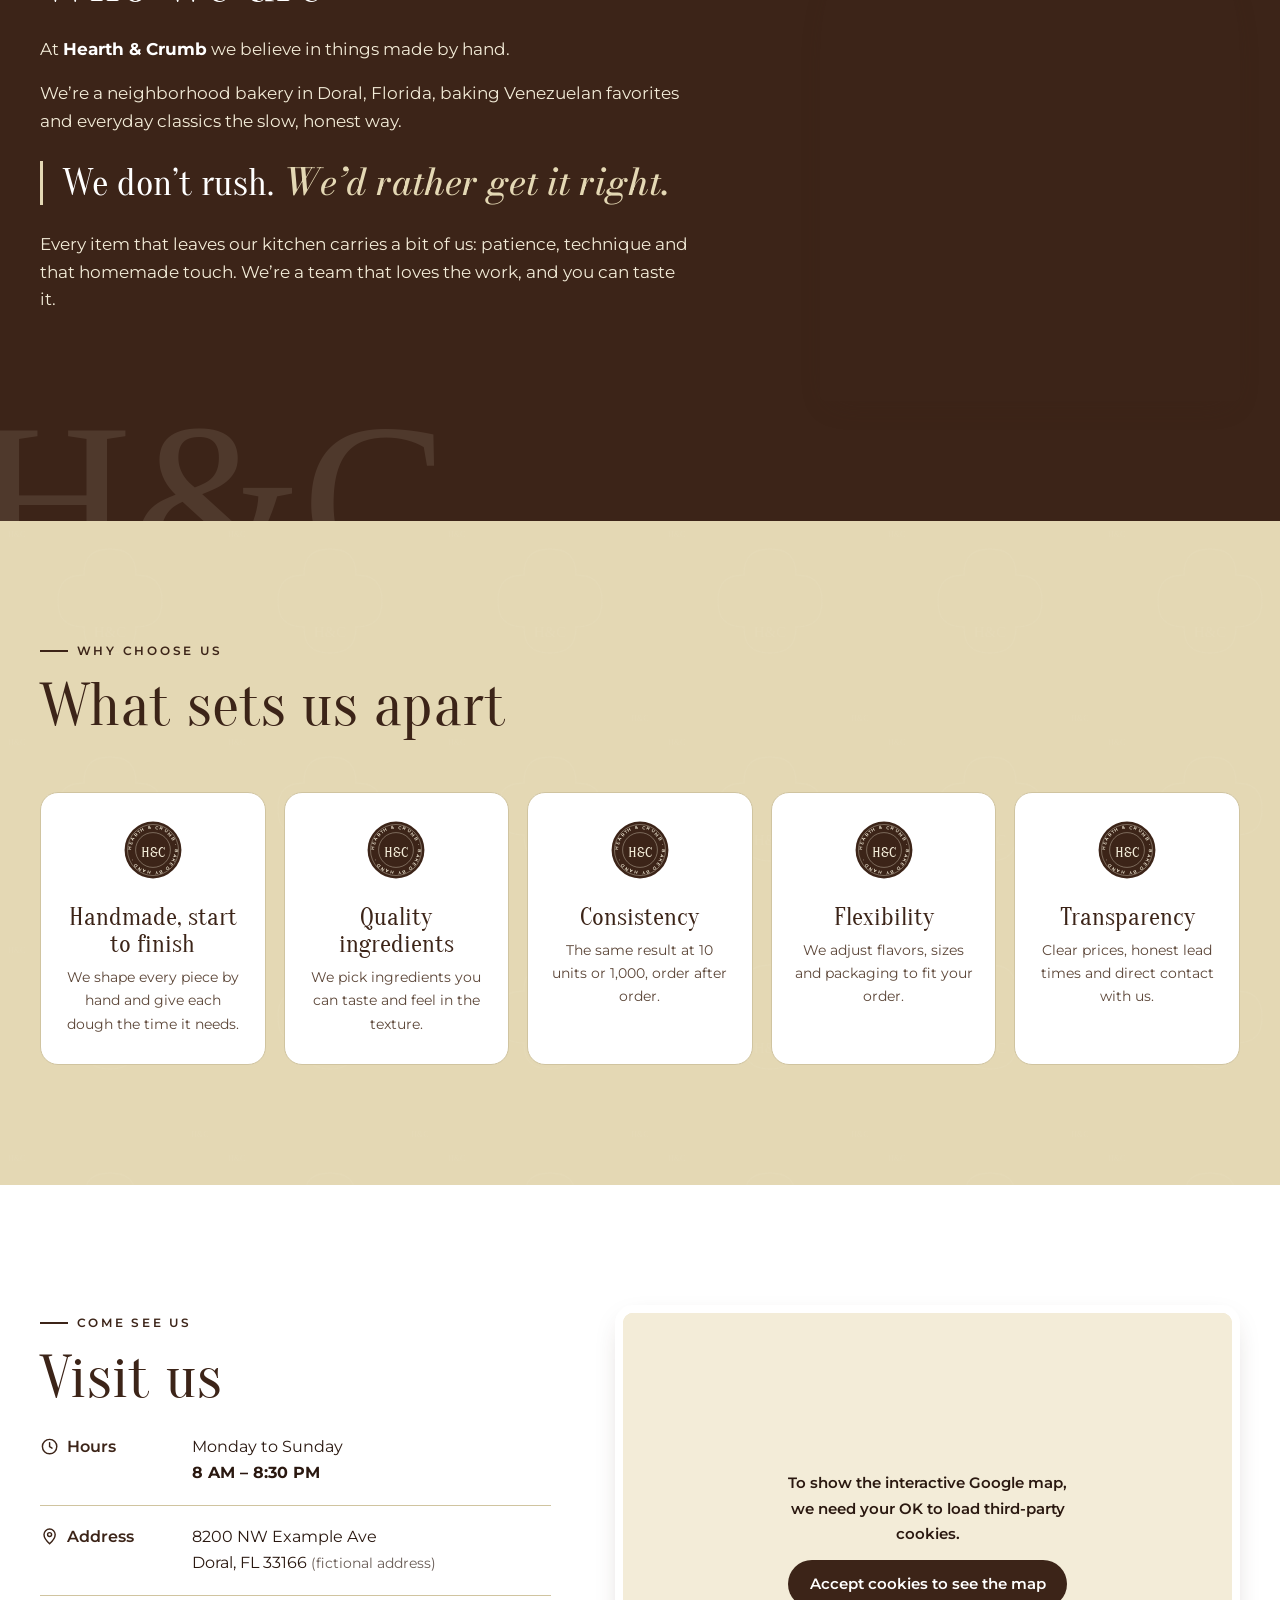
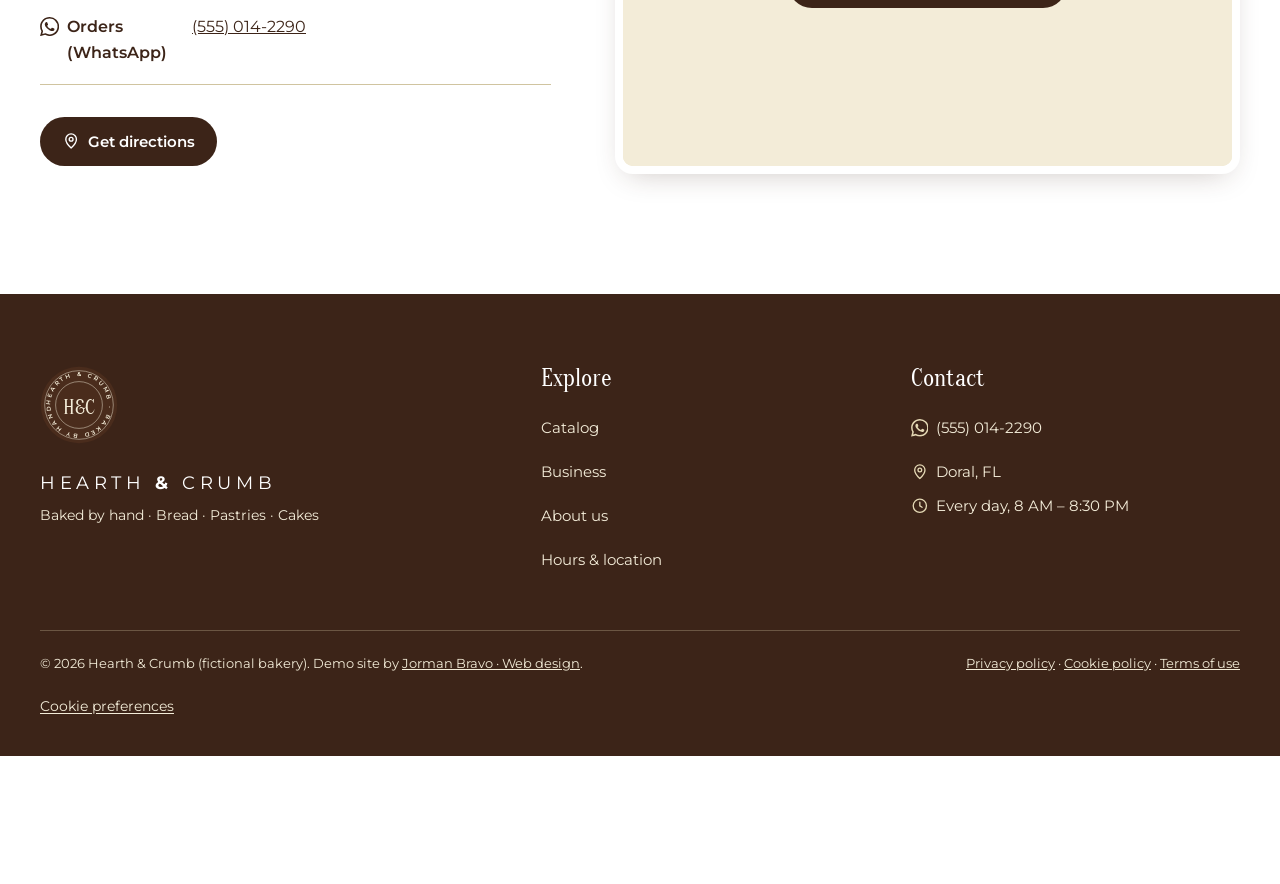
<file: en/index.html>
<!doctype html>
<!--
  Hearth & Crumb — demo ficticia en inglés basada en el sitio conceptual v2.
  Concepto, diseño y desarrollo: Jorman Bravo (propuesta de portafolio, Página Ya, 2026).
  Negocio, dirección y teléfono ficticios.
  El catálogo se edita en products.js.
-->
<html lang="en">
<head>
  <meta charset="utf-8">
  <meta http-equiv="Content-Security-Policy" content="default-src 'self'; script-src 'self' 'sha256-Zi95ABG3+LDgZWgJyCC/j9h2Ux1lExFHizyGtp0lrHw=' https://gc.zgo.at; style-src 'self'; font-src 'self'; img-src 'self' data: https://jormanj2b.goatcounter.com; frame-src https://www.google.com https://maps.google.com; connect-src 'self' https://jormanj2b.goatcounter.com; object-src 'none'; base-uri 'self'; form-action 'self'; upgrade-insecure-requests">
  <meta name="referrer" content="strict-origin-when-cross-origin">
  <meta name="viewport" content="width=device-width, initial-scale=1">
  <script>(function(){try{if(!localStorage.getItem("ck-hearthcrumb-demo"))document.documentElement.classList.add("has-cookie-banner")}catch(e){document.documentElement.classList.add("has-cookie-banner")}})();</script>
  <meta name="theme-color" content="#3C2418">
  <meta name="format-detection" content="telephone=no">
  <meta property="og:type" content="website">
  <meta property="og:locale" content="en_US">
  <meta property="og:site_name" content="Hearth &amp; Crumb">
  <meta property="og:image" content="https://jormanbravo.com/laborathorno-demo/en/img/og.jpg">
  <meta property="og:image:type" content="image/jpeg">
  <meta property="og:image:width" content="1200">
  <meta property="og:image:height" content="630">
  <meta property="og:image:alt" content="Cake, mini desserts and artisan bread from Hearth &amp; Crumb, a bakery in Doral, Florida">
  <meta name="twitter:card" content="summary_large_image">
  <meta name="twitter:image" content="https://jormanbravo.com/laborathorno-demo/en/img/og.jpg">
  <meta name="twitter:image:alt" content="Cake, mini desserts and artisan bread from Hearth &amp; Crumb, a bakery in Doral, Florida">
  <link rel="icon" href="img/favicon.svg" type="image/svg+xml">
  <link rel="icon" href="img/favicon-32.png" sizes="32x32" type="image/png">
  <link rel="apple-touch-icon" href="img/apple-touch-icon.png">
  <link rel="preload" href="../fonts/oranienbaum-normal-400-latin.woff2" as="font" type="font/woff2" crossorigin>
  <link rel="preload" href="../fonts/montserrat-normal-400-latin.woff2" as="font" type="font/woff2" crossorigin>
  <link rel="preload" href="../fonts/bodoni-moda-italic-500-latin.woff2" as="font" type="font/woff2" crossorigin>
  <link rel="stylesheet" href="../styles.css?v=5">
  <title>Hearth &amp; Crumb | Artisan bakery in Doral, FL</title>
  <meta name="description" content="Artisan bakery in Doral, Florida: sourdough, pastries, cakes, Venezuelan holiday breads and mini desserts. Build your order from the catalog and send it on WhatsApp.">
  <link rel="canonical" href="https://jormanbravo.com/laborathorno-demo/en/">
  <link rel="alternate" hreflang="en" href="https://jormanbravo.com/laborathorno-demo/en/">
  <link rel="alternate" hreflang="es" href="https://jormanbravo.com/laborathorno-demo/">
  <meta property="og:title" content="Hearth &amp; Crumb · Baked by hand">
  <meta property="og:description" content="Handmade bread, pastries and cakes in Doral, FL. Order single items or in bulk on WhatsApp.">
  <meta property="og:url" content="https://jormanbravo.com/laborathorno-demo/en/">
  <meta name="twitter:title" content="Hearth &amp; Crumb · Baked by hand">
  <meta name="twitter:description" content="Handmade bread, pastries and cakes in Doral, FL. Orders on WhatsApp.">
  <link rel="preload" as="image" href="img/hogaza-masa-madre.webp">
  <script type="application/ld+json">
  {
    "@context": "https://schema.org",
    "@type": "Bakery",
    "name": "Hearth & Crumb",
    "description": "Artisan bakery in Doral, Florida: bread, pastries and cakes. Fictional demo business.",
    "url": "https://jormanbravo.com/laborathorno-demo/en/",
    "image": "https://jormanbravo.com/laborathorno-demo/en/img/og.jpg",
    "logo": "https://jormanbravo.com/laborathorno-demo/en/img/logo-512.png",
    "telephone": "+1-555-014-2290",
    "priceRange": "$",
    "currenciesAccepted": "USD",
    "servesCuisine": ["Bakery", "Pastry"],
    "address": {
      "@type": "PostalAddress",
      "streetAddress": "8200 NW Example Ave",
      "addressLocality": "Doral",
      "addressRegion": "FL",
      "postalCode": "33166",
      "addressCountry": "US"
    },
    "geo": { "@type": "GeoCoordinates", "latitude": 25.8195, "longitude": -80.3553 },
    "hasMap": "https://www.google.com/maps/search/?api=1&query=Doral%2C%20FL",
    "openingHoursSpecification": [{
      "@type": "OpeningHoursSpecification",
      "dayOfWeek": ["Monday","Tuesday","Wednesday","Thursday","Friday","Saturday","Sunday"],
      "opens": "08:00", "closes": "20:30"
    }],
    "potentialAction": { "@type": "OrderAction", "target": "https://jormanbravo.com/laborathorno-demo/en/catalog.html" }
  }
  </script>
  <script src="cookies.js?v=1" defer data-key="hearthcrumb-demo" data-owner="Hearth &amp; Crumb" data-accent="#3C2418" data-marketing-name="Marketing and third-party content" data-marketing-en="Loads content from other companies that may set their own cookies. Here, that’s the interactive Google Map of our location. We don’t run ads."></script>
</head>
<body>
  <!-- Sprite de íconos y sello -->
  <svg class="sprite" aria-hidden="true" focusable="false" xmlns="http://www.w3.org/2000/svg">
    <defs>
      <path id="ring-path" d="M100,100 m-74,0 a74,74 0 1,1 148,0 a74,74 0 1,1 -148,0"/>
    </defs>
    <symbol id="seal" viewBox="0 0 200 200">
      <circle cx="100" cy="100" r="98" fill="currentColor"/>
      <circle cx="100" cy="100" r="88" fill="none" stroke="var(--seal-ink, #F3ECD8)" stroke-width="1.2"/>
      <circle cx="100" cy="100" r="60" fill="none" stroke="var(--seal-ink, #F3ECD8)" stroke-width="1.2"/>
      <text fill="var(--seal-ink, #F3ECD8)" font-family="Montserrat, Arial, sans-serif" font-size="15" font-weight="600" letter-spacing="5.2">
        <textPath href="#ring-path" startOffset="0">HEARTH &amp; CRUMB · BAKED BY HAND ·</textPath>
      </text>
      <text x="100" y="124" text-anchor="middle" fill="var(--seal-ink, #F3ECD8)" font-family="Oranienbaum, 'Bodoni Moda', Didot, Georgia, serif" font-size="50" letter-spacing="-1">H&amp;C</text>
    </symbol>
    <symbol id="ic-wa" viewBox="0 0 24 24"><path fill="currentColor" d="M17.472 14.382c-.297-.149-1.758-.867-2.03-.967-.273-.099-.471-.148-.67.15-.197.297-.767.966-.94 1.164-.173.199-.347.223-.644.075-.297-.15-1.255-.463-2.39-1.475-.883-.788-1.48-1.761-1.653-2.059-.173-.297-.018-.458.13-.606.134-.133.298-.347.446-.52.149-.174.198-.298.298-.497.099-.198.05-.371-.025-.52-.075-.149-.669-1.612-.916-2.207-.242-.579-.487-.5-.669-.51-.173-.008-.371-.01-.57-.01-.198 0-.52.074-.792.372-.272.297-1.04 1.016-1.04 2.479 0 1.462 1.065 2.875 1.213 3.074.149.198 2.096 3.2 5.077 4.487.709.306 1.262.489 1.694.625.712.227 1.36.195 1.871.118.571-.085 1.758-.719 2.006-1.413.248-.694.248-1.289.173-1.413-.074-.124-.272-.198-.57-.347m-5.421 7.403h-.004a9.87 9.87 0 0 1-5.031-1.378l-.361-.214-3.741.982.998-3.648-.235-.374a9.86 9.86 0 0 1-1.51-5.26c.001-5.45 4.436-9.884 9.888-9.884 2.64 0 5.122 1.03 6.988 2.898a9.825 9.825 0 0 1 2.893 6.994c-.003 5.45-4.437 9.884-9.885 9.884m8.413-18.297A11.815 11.815 0 0 0 12.05 0C5.495 0 .16 5.335.157 11.892c0 2.096.547 4.142 1.588 5.945L.057 24l6.305-1.654a11.882 11.882 0 0 0 5.683 1.448h.005c6.554 0 11.89-5.335 11.893-11.893a11.821 11.821 0 0 0-3.48-8.413Z"/></symbol>
    <symbol id="ic-cart" viewBox="0 0 24 24"><path fill="none" stroke="currentColor" stroke-width="1.8" stroke-linecap="round" stroke-linejoin="round" d="M5 8h14l-1.2 11.1a2 2 0 0 1-2 1.9H8.2a2 2 0 0 1-2-1.9L5 8Zm4 0V6.5a3 3 0 0 1 6 0V8"/></symbol>
    <symbol id="ic-clock" viewBox="0 0 24 24"><g fill="none" stroke="currentColor" stroke-width="1.8" stroke-linecap="round"><circle cx="12" cy="12" r="9"/><path d="M12 7v5l3 2"/></g></symbol>
    <symbol id="ic-pin" viewBox="0 0 24 24"><g fill="none" stroke="currentColor" stroke-width="1.8"><path d="M12 21s-7-6.2-7-11.5A7 7 0 0 1 19 9.5C19 14.8 12 21 12 21Z"/><circle cx="12" cy="9.5" r="2.5"/></g></symbol>
    <symbol id="ic-close" viewBox="0 0 24 24"><path stroke="currentColor" stroke-width="2" stroke-linecap="round" d="M6 6l12 12M18 6 6 18"/></symbol>
    <symbol id="ic-plus" viewBox="0 0 24 24"><path stroke="currentColor" stroke-width="2" stroke-linecap="round" d="M12 5v14M5 12h14"/></symbol>
    <symbol id="ic-minus" viewBox="0 0 24 24"><path stroke="currentColor" stroke-width="2" stroke-linecap="round" d="M5 12h14"/></symbol>
    <symbol id="ic-trash" viewBox="0 0 24 24"><path fill="none" stroke="currentColor" stroke-width="1.8" stroke-linecap="round" stroke-linejoin="round" d="M4 7h16M9 7V4.5h6V7m-8.5 0 .8 12.2A2 2 0 0 0 9.3 21h5.4a2 2 0 0 0 2-1.8L17.5 7"/></symbol>
    <symbol id="ic-search" viewBox="0 0 24 24"><g fill="none" stroke="currentColor" stroke-width="1.8" stroke-linecap="round"><circle cx="11" cy="11" r="6.5"/><path d="m16 16 4.5 4.5"/></g></symbol>
    <symbol id="ic-arrow" viewBox="0 0 24 24"><path fill="none" stroke="currentColor" stroke-width="1.8" stroke-linecap="round" stroke-linejoin="round" d="M5 12h14m-5-5 5 5-5 5"/></symbol>
    <symbol id="ic-check" viewBox="0 0 24 24"><path fill="none" stroke="currentColor" stroke-width="2.2" stroke-linecap="round" stroke-linejoin="round" d="m5 12.5 4.5 4.5L19 7.5"/></symbol>
  </svg>

  <span id="top"></span>
  <a class="skip-link" href="#main">Skip to content</a>

  <header class="site-header">
    <div class="container header-inner">
      <a class="brand" href="index.html#top" aria-label="Hearth &amp; Crumb, go to home page">
        <svg class="brand-seal" aria-hidden="true"><use href="#seal"/></svg>
        <span class="brand-word">HEARTH <b>&amp;</b> CRUMB</span>
      </a>
      <nav class="main-nav" id="main-nav" aria-label="Main">
        <ul>
          <li><a href="index.html#top" aria-current="page">Home</a></li>
          <li><a href="index.html#ofrecemos">Products</a></li>
          <li><a href="catalog.html">Catalog</a></li>
          <li><a href="index.html#corporativo">Business</a></li>
          <li><a href="index.html#nosotros">About</a></li>
          <li><a href="index.html#visitanos">Visit us</a></li>
          <li><a class="lang-switch" href="../" hreflang="es" lang="es">Español</a></li>
        </ul>
        <a class="btn btn-primary nav-cta" data-wa="Hi Hearth &amp; Crumb! I have a question." href="https://wa.me/" target="_blank" rel="noopener">
          <svg aria-hidden="true"><use href="#ic-wa"/></svg> Message us
        </a>
      </nav>
      <div class="header-actions">
        <button class="icon-btn cart-btn" type="button" data-open-cart aria-controls="cart-drawer" aria-expanded="false">
          <svg aria-hidden="true"><use href="#ic-cart"/></svg>
          <span class="visually-hidden">View order,</span>
          <span class="cart-count" data-cart-count aria-live="polite">0</span>
          <span class="visually-hidden">different items</span>
        </button>
        <button class="icon-btn menu-btn" type="button" aria-controls="main-nav" aria-expanded="false" aria-label="Open menu">
          <span class="menu-lines" aria-hidden="true"></span>
        </button>
      </div>
    </div>
  </header>

  <main id="main">
    <section class="hero" aria-labelledby="hero-title">
      <div class="pattern-bg" aria-hidden="true"></div>
      <div class="container hero-grid">
        <div class="hero-copy">
          <p class="eyebrow">Baked by hand · Doral, Florida</p>
          <h1 id="hero-title" class="display">Made by hand, <em>baked for you</em></h1>
          <p class="lead">Artisan bread, pastries and cakes in Doral, Florida. Order a single item or a few hundred, for your home, your business or your event.</p>
          <div class="hero-ctas">
            <a class="btn btn-primary btn-lg" href="catalog.html">See the catalog <svg aria-hidden="true"><use href="#ic-arrow"/></svg></a>
            <a class="btn btn-outline btn-lg" data-wa="Hi Hearth &amp; Crumb! I’d like to place an order." href="https://wa.me/" target="_blank" rel="noopener">
              <svg aria-hidden="true"><use href="#ic-wa"/></svg> Order on WhatsApp
            </a>
          </div>
          <ul class="hero-meta">
            <li><svg aria-hidden="true"><use href="#ic-clock"/></svg> Every day, 8 AM – 8:30 PM</li>
            <li><svg aria-hidden="true"><use href="#ic-pin"/></svg> 8200 NW Example Ave, Doral</li>
          </ul>
        </div>
        <div class="hero-visual">
          <div class="dots dots-hero" aria-hidden="true"></div>
          <figure class="arch">
            <img src="img/hogaza-masa-madre.webp" width="746" height="1000" alt="Hand holding a fresh-baked sourdough loaf" fetchpriority="high">
          </figure>
          <figure class="hero-bubble">
            <img src="img/croissant.webp" width="336" height="384" alt="Golden croissants on a sheet of baking paper" decoding="async">
          </figure>
          <div class="round-seal seal-hero" aria-hidden="true">
            <svg viewBox="0 0 200 200">
              <defs><path id="rs1" d="M100,100 m-78,0 a78,78 0 1,1 156,0 a78,78 0 1,1 -156,0"/></defs>
              <circle cx="100" cy="100" r="98" class="rs-bg"/>
              <g class="rs-spin"><text class="rs-text"><textPath href="#rs1">FRESH FROM THE OVEN · HANDMADE IN DORAL, FL · </textPath></text></g>
              <text x="100" y="118" text-anchor="middle" class="rs-th">H&amp;C</text>
            </svg>
          </div>
        </div>
      </div>
    </section>

    <div class="ribbon" aria-hidden="true">
      <div class="ribbon-track">
        <span>Bakery</span><i>✦</i><span>Pastries</span><i>✦</i><span>Pastry</span><i>✦</i><span>Handmade</span><i>✦</i><span>Wholesale for businesses</span><i>✦</i><span>Bulk orders</span><i>✦</i>
        <span>Bakery</span><i>✦</i><span>Pastries</span><i>✦</i><span>Pastry</span><i>✦</i><span>Handmade</span><i>✦</i><span>Wholesale for businesses</span><i>✦</i><span>Bulk orders</span><i>✦</i>
      </div>
    </div>

    <section class="section offer-band" id="ofrecemos" aria-labelledby="offer-title">
      <div class="giant-th giant-th-light" aria-hidden="true"></div>
      <div class="container offer-band-grid">
        <div>
          <p class="eyebrow eyebrow-light">What we make</p>
          <h2 id="offer-title" class="display display-light">What we offer</h2>
          <ul class="offer-list-plain">
            <li>Artisan bread</li>
            <li>Fresh pastries</li>
            <li>Cakes and bite-size sweets</li>
            <li>Wholesale for brands and businesses (B2B)</li>
            <li>Custom and corporate orders</li>
          </ul>
        </div>
        <figure class="offer-photo">
          <img src="../images/brand/offer-cookies.webp" width="640" height="547" alt="Stack of fresh-baked chocolate chip cookies" loading="lazy">
        </figure>
      </div>
    </section>

    <section class="section featured" id="destacados" aria-labelledby="featured-title">
      <div class="pattern-bg" aria-hidden="true"></div>
      <div class="container">
        <div class="section-head">
          <p class="eyebrow">Made to order</p>
          <h2 id="featured-title" class="display">A few favorites</h2>
          <p class="section-sub">A sample of what we bake. The full catalog has its own page, with a large photo, price, description and minimum quantity for each item.</p>
        </div>
        <div class="product-grid" id="featured-grid"></div>
        <div class="featured-foot">
          <a class="btn btn-primary btn-lg" href="catalog.html">See the full catalog <svg aria-hidden="true"><use href="#ic-arrow"/></svg></a>
        </div>
      </div>
    </section>

    <section class="section volume-gallery" id="volumen" aria-labelledby="volume-title">
      <div class="dots dots-volume" aria-hidden="true"></div>
      <div class="container">
        <div class="section-head">
          <p class="eyebrow eyebrow-light">Bulk orders</p>
          <h2 id="volume-title" class="display display-light">Order more, <em>pay less</em></h2>
          <p class="section-sub">Bulk orders get special pricing, made for events, brands and big tables. Same quality, same handmade process.</p>
        </div>
        <div class="volume-cards">
          <figure>
            <img src="img/mini-cookies.webp" width="800" height="447" alt="Kraft box filled with rows of assorted mini cookies" loading="lazy">
            <figcaption>Order more, pay less</figcaption>
          </figure>
          <figure>
            <img src="img/cookies-triple-chocolate.webp" width="597" height="800" alt="Stack of triple chocolate cookies balanced on an open hand" loading="lazy">
            <figcaption>Special pricing for events, brands and big tables</figcaption>
          </figure>
          <figure>
            <img src="img/pan-multicereal.webp" width="597" height="800" alt="Two multigrain loaves stacked on a hand" loading="lazy">
            <figcaption>Same quality, same handmade process</figcaption>
          </figure>
        </div>
        <div class="volume-cta">
          <a class="btn btn-cream btn-lg" data-wa="Hi Hearth &amp; Crumb! I’d like a quote for a bulk order." href="https://wa.me/" target="_blank" rel="noopener">
            <svg aria-hidden="true"><use href="#ic-wa"/></svg> Get a bulk quote
          </a>
        </div>
      </div>
    </section>

    <section class="section corporate" id="corporativo" aria-labelledby="corp-title">
      <div class="container corp-grid">
        <figure class="corp-media">
          <div class="dots dots-corp" aria-hidden="true"></div>
          <img src="img/caja-regalo-navidad.webp" width="558" height="1000" alt="Kraft gift box of Christmas cookies tied with a red ribbon" loading="lazy">
        </figure>
        <div class="corp-copy">
          <p class="eyebrow">For companies and events</p>
          <h2 id="corp-title" class="display">Corporate orders</h2>
          <p class="lead">We bake for companies that want thoughtful gifts for clients and staff, or good snacks for the office.</p>
          <ul class="corp-list">
            <li>Christmas bundles</li>
            <li>Custom boxes</li>
            <li>Mini desserts for events</li>
            <li>Coffee breaks</li>
            <li>Thank-you gifts</li>
            <li>Large-volume production</li>
          </ul>
          <p class="corp-question">Planning a big order? Message us and we’ll build it around what you need.</p>
          <div class="hero-ctas">
            <a class="btn btn-primary" data-wa="Hi Hearth &amp; Crumb! I’d like a quote for a corporate or event order." href="https://wa.me/" target="_blank" rel="noopener">
              <svg aria-hidden="true"><use href="#ic-wa"/></svg> Request a quote
            </a>
            <a class="btn btn-outline" href="catalog.html?cat=corporativo">See corporate products</a>
          </div>
        </div>
      </div>
    </section>

    <section class="section about-wine" id="nosotros" aria-labelledby="about-title">
      <div class="giant-th giant-th-light" aria-hidden="true"></div>
      <div class="container about-wine-grid">
        <div class="about-copy">
          <p class="eyebrow eyebrow-light">Our story</p>
          <h2 id="about-title" class="display display-light">Who we are</h2>
          <p>At <strong>Hearth &amp; Crumb</strong> we believe in things made by hand.</p>
          <p>We’re a neighborhood bakery in Doral, Florida, baking Venezuelan favorites and everyday classics the slow, honest way.</p>
          <blockquote class="pull-light">We don’t rush. <em>We’d rather get it right.</em></blockquote>
          <p>Every item that leaves our kitchen carries a bit of us: patience, technique and that homemade touch. We’re a team that loves the work, and you can taste it.</p>
        </div>
        <div class="about-wine-media">
          <img class="about-main" src="img/pan-mano.webp" width="746" height="1000" alt="Slice of artisan bread held up to the light, showing its open crumb" loading="lazy">
        </div>
      </div>
    </section>

    <section class="section values" aria-labelledby="values-title">
      <div class="pattern-bg pattern-wine" aria-hidden="true"></div>
      <div class="container">
        <div class="section-head">
          <p class="eyebrow">Why choose us</p>
          <h2 id="values-title" class="display">What sets us apart</h2>
        </div>
        <ul class="values-list">
          <li><svg class="v-seal" aria-hidden="true"><use href="#seal"/></svg><h3>Handmade, start to finish</h3><p>We shape every piece by hand and give each dough the time it needs.</p></li>
          <li><svg class="v-seal" aria-hidden="true"><use href="#seal"/></svg><h3>Quality ingredients</h3><p>We pick ingredients you can taste and feel in the texture.</p></li>
          <li><svg class="v-seal" aria-hidden="true"><use href="#seal"/></svg><h3>Consistency</h3><p>The same result at 10 units or 1,000, order after order.</p></li>
          <li><svg class="v-seal" aria-hidden="true"><use href="#seal"/></svg><h3>Flexibility</h3><p>We adjust flavors, sizes and packaging to fit your order.</p></li>
          <li><svg class="v-seal" aria-hidden="true"><use href="#seal"/></svg><h3>Transparency</h3><p>Clear prices, honest lead times and direct contact with us.</p></li>
        </ul>
      </div>
    </section>

    <section class="section visit" id="visitanos" aria-labelledby="visit-title">
      <div class="container visit-grid">
        <div class="visit-copy">
          <p class="eyebrow">Come see us</p>
          <h2 id="visit-title" class="display">Visit us</h2>
          <dl class="info-list">
            <div><dt><svg aria-hidden="true"><use href="#ic-clock"/></svg> Hours</dt><dd>Monday to Sunday<br><strong>8 AM – 8:30 PM</strong></dd></div>
            <div><dt><svg aria-hidden="true"><use href="#ic-pin"/></svg> Address</dt><dd>8200 NW Example Ave<br>Doral, FL 33166 <span class="addr-note">(fictional address)</span></dd></div>
            <div><dt><svg aria-hidden="true"><use href="#ic-wa"/></svg> Orders (WhatsApp)</dt><dd><a data-wa="Hi Hearth &amp; Crumb! I’d like to place an order." href="https://wa.me/" target="_blank" rel="noopener">(555) 014-2290</a></dd></div>
          </dl>
          <div class="hero-ctas">
            <a class="btn btn-primary" href="https://www.google.com/maps/search/?api=1&amp;query=Doral%2C%20FL" target="_blank" rel="noopener">
              <svg aria-hidden="true"><use href="#ic-pin"/></svg> Get directions
            </a>
          </div>
        </div>
        <div class="map-wrap" id="map-wrap">
          <a class="map-fallback" href="https://www.google.com/maps/search/?api=1&amp;query=Doral%2C%20FL" target="_blank" rel="noopener"><svg aria-hidden="true"><use href="#ic-pin"/></svg> Open in Google Maps</a>
          <div class="map-consent">
            <p>To show the interactive Google map, we need your OK to load third-party cookies.</p>
            <button type="button" class="btn btn-primary" data-accept-cookies>Accept cookies to see the map</button>
          </div>
        </div>
      </div>
    </section>
  </main>

  <footer class="site-footer">
    <div class="pattern-bg pattern-light" aria-hidden="true"></div>
    <div class="container footer-grid">
      <div class="footer-brand">
        <svg class="footer-seal" aria-hidden="true"><use href="#seal"/></svg>
        <p class="footer-word">HEARTH <b>&amp;</b> CRUMB</p>
        <p>Baked by hand · Bread · Pastries · Cakes</p>
      </div>
      <nav aria-label="Sections">
        <h2 class="footer-title">Explore</h2>
        <ul>
          <li><a href="catalog.html">Catalog</a></li>
          <li><a href="index.html#corporativo">Business</a></li>
          <li><a href="index.html#nosotros">About us</a></li>
          <li><a href="index.html#visitanos">Hours & location</a></li>
        </ul>
      </nav>
      <div>
        <h2 class="footer-title">Contact</h2>
        <ul>
          <li><a data-wa="Hi Hearth &amp; Crumb! I have a question." href="https://wa.me/" target="_blank" rel="noopener"><svg aria-hidden="true"><use href="#ic-wa"/></svg> (555) 014-2290</a></li>
          <li><a href="https://www.google.com/maps/search/?api=1&amp;query=Doral%2C%20FL" target="_blank" rel="noopener"><svg aria-hidden="true"><use href="#ic-pin"/></svg> Doral, FL</a></li>
          <li><span class="footer-plain"><svg aria-hidden="true"><use href="#ic-clock"/></svg> Every day, 8 AM – 8:30 PM</span></li>
        </ul>
      </div>
    </div>
    <div class="container footer-bottom">
      <p>© <span data-year>2026</span> Hearth &amp; Crumb (fictional bakery). Demo site by <a href="https://jormanbravo.com/">Jorman Bravo · Web design</a>.</p>
      <p><a href="privacy.html">Privacy policy</a> · <a href="cookies.html">Cookie policy</a> · <a href="legal.html">Terms of use</a></p>
    </div>
  </footer>

  <!-- Barra de pedido (móvil) -->
  <button class="mobile-cart-bar" type="button" data-open-cart aria-controls="cart-drawer" aria-expanded="false" hidden>
    <span><svg aria-hidden="true"><use href="#ic-cart"/></svg><span class="mcb-label">View order (<span data-cart-count>0</span>)</span></span>
    <strong data-cart-total>$0.00</strong>
  </button>

  <!-- Botón flotante de WhatsApp -->
  <a class="wa-float" data-wa="Hi Hearth &amp; Crumb! I have a question." href="https://wa.me/" target="_blank" rel="noopener" aria-label="Message us on WhatsApp">
    <svg aria-hidden="true"><use href="#ic-wa"/></svg>
  </a>

  <!-- Carrito -->
  <div class="drawer-overlay" data-close-cart hidden></div>
  <aside class="cart-drawer" id="cart-drawer" role="dialog" aria-modal="true" aria-labelledby="cart-title" aria-hidden="true" tabindex="-1">
    <div class="drawer-head">
      <h2 id="cart-title" class="display">Your order</h2>
      <button class="icon-btn" type="button" data-close-cart aria-label="Close order"><svg aria-hidden="true"><use href="#ic-close"/></svg></button>
    </div>
    <div class="drawer-body">
      <div class="cart-empty" id="cart-empty">
        <svg class="empty-seal" aria-hidden="true"><use href="#seal"/></svg>
        <p>Your order is empty.</p>
        <a class="btn btn-outline" href="catalog.html" data-close-cart>See the catalog</a>
      </div>
      <ul class="cart-items" id="cart-items" aria-label="Items in your order"></ul>
      <div class="lead-notice" id="lead-notice" role="status" aria-live="polite" hidden>
        <svg aria-hidden="true"><use href="#ic-clock"/></svg>
        <div>
          <p class="lead-kicker">Estimated prep time</p>
          <p class="lead-text" id="lead-text"></p>
          <p class="lead-sub" id="lead-sub"></p>
        </div>
      </div>

      <form class="cart-form" id="cart-form" novalidate>
        <h3 class="form-title">Order details</h3>
        <div class="field">
          <label for="f-name">Name <span aria-hidden="true">*</span></label>
          <input id="f-name" name="name" type="text" autocomplete="name" required minlength="2" maxlength="60" pattern="\p{L}(?:[\p{L}\p{M}]|[' ’\-](?=\p{L}))*" spellcheck="false" aria-describedby="f-name-err">
          <p class="field-error" id="f-name-err" aria-live="polite" hidden>Enter your name to send the order.</p>
        </div>
        <div class="field-row">
          <div class="field">
            <label for="f-date">Preferred date <span aria-hidden="true">*</span></label>
            <input id="f-date" name="date" type="date" required aria-describedby="f-date-hint f-date-warn">
          </div>
          <div class="field">
            <label for="f-window">Time window <span aria-hidden="true">*</span></label>
            <select id="f-window" name="window" required aria-describedby="f-date-hint f-date-warn">
              <option value="">Choose a time window</option>
              <option value="manana">Morning (8 AM – 12 PM)</option>
              <option value="tarde">Afternoon (12 PM – 4 PM)</option>
              <option value="noche">Evening (4 PM – 8:30 PM)</option>
            </select>
          </div>
        </div>
        <div class="field">
          <label for="f-delivery">Delivery</label>
          <select id="f-delivery" name="delivery">
            <option>In-store pickup</option>
            <option>Delivery (we’ll arrange it)</option>
          </select>
        </div>
        <p class="field-hint" id="f-date-hint"></p>
        <p class="field-warn" id="f-date-warn" role="alert" hidden></p>
        <div class="field">
          <label for="f-notes">Notes</label>
          <textarea id="f-notes" name="notes" rows="3" maxlength="300" placeholder="Flavors, a message on the cake, packaging…"></textarea>
        </div>
      </form>
    </div>
    <div class="drawer-foot">
      <div class="total-row"><span>Estimated total</span><strong id="cart-total">$0.00</strong></div>
      <p class="disclaimer">Prices are estimates in USD. We confirm your order on WhatsApp (availability, date and payment method).</p>
      <button class="btn btn-wa btn-lg btn-block" type="button" id="send-order" disabled>
        <svg aria-hidden="true"><use href="#ic-wa"/></svg> Send order on WhatsApp
      </button>
      <div class="foot-links">
        <button class="link-btn" type="button" id="copy-order">Copy order</button>
        <button class="link-btn" type="button" id="clear-cart">Clear order</button>
      </div>
    </div>
  </aside>

  <div class="toast" id="toast" role="status" aria-live="polite"></div>

  <script src="consent.js" defer></script>
  <script src="schedule.js" defer></script>
  <script src="products.js" defer></script>
  <script src="app.js" defer></script>

<script data-goatcounter="https://jormanj2b.goatcounter.com/count" async src="//gc.zgo.at/count.js"></script>
</body>
</html>
</file>
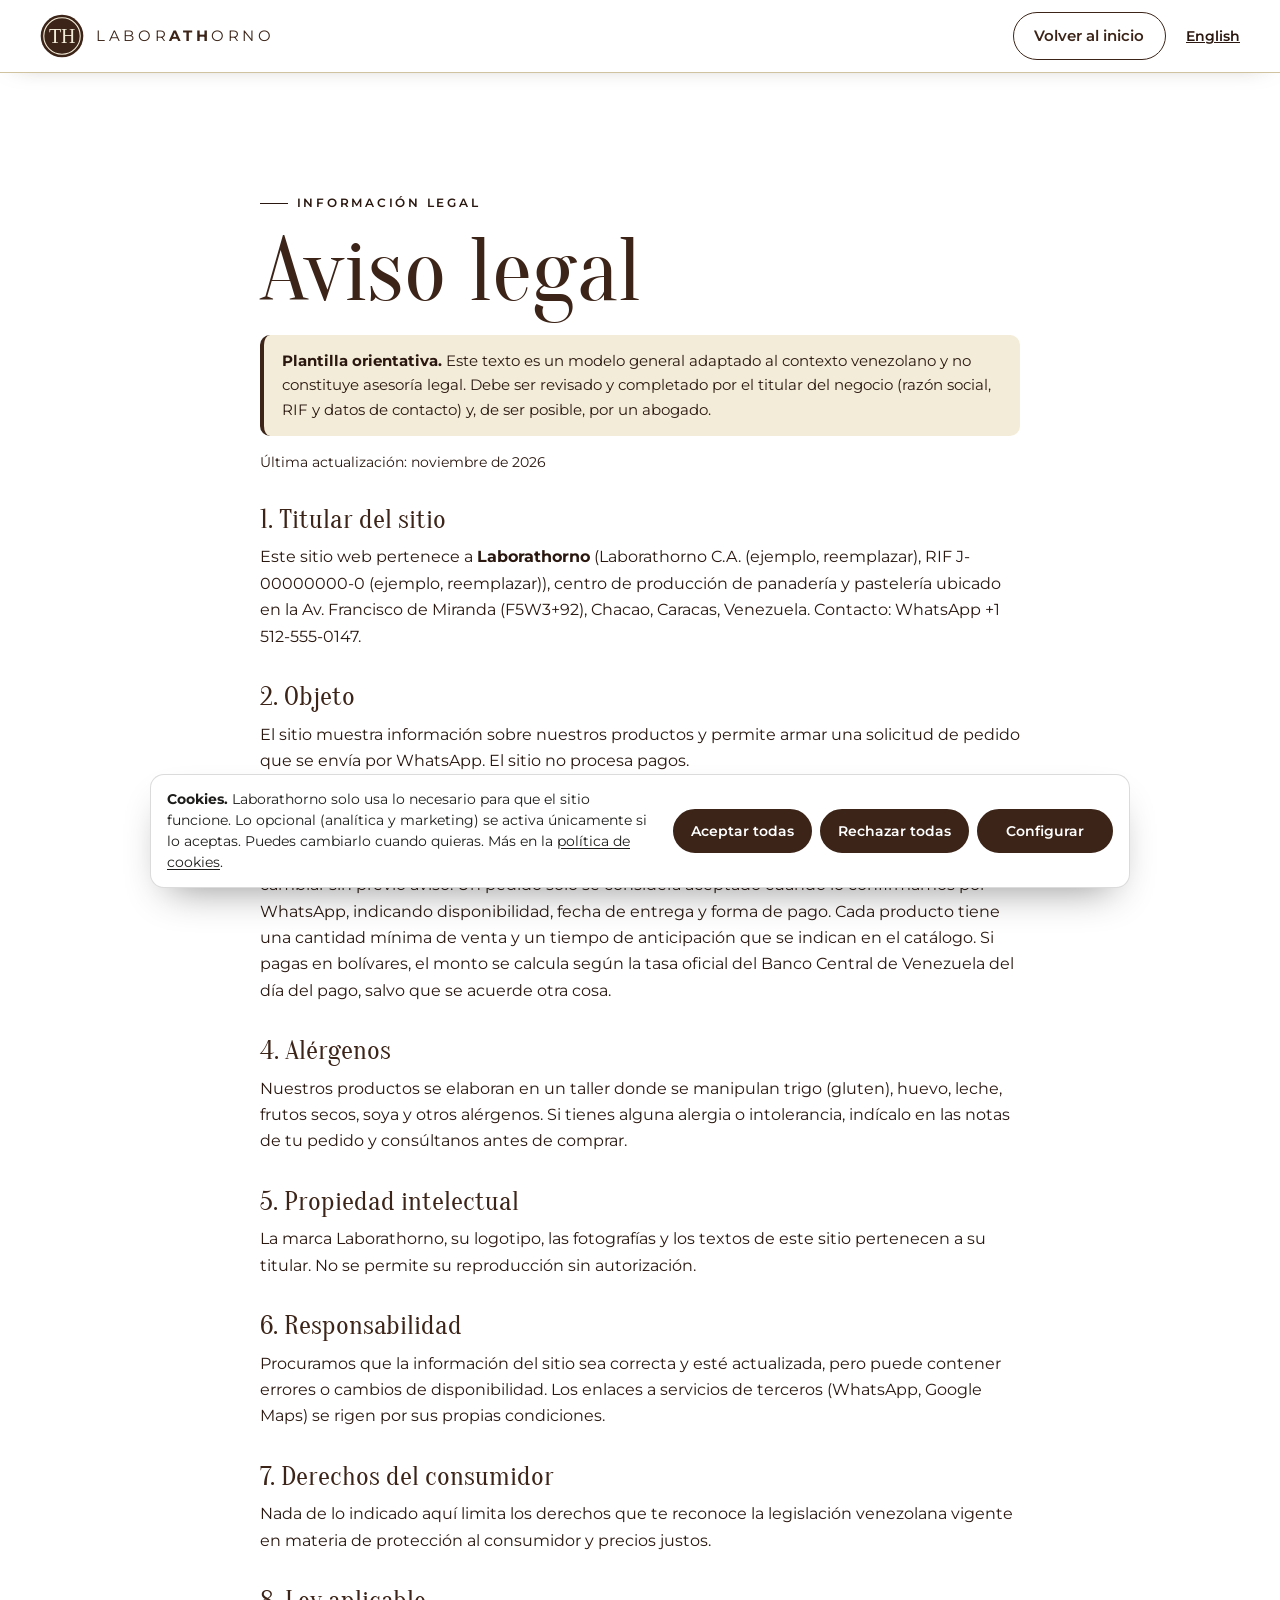
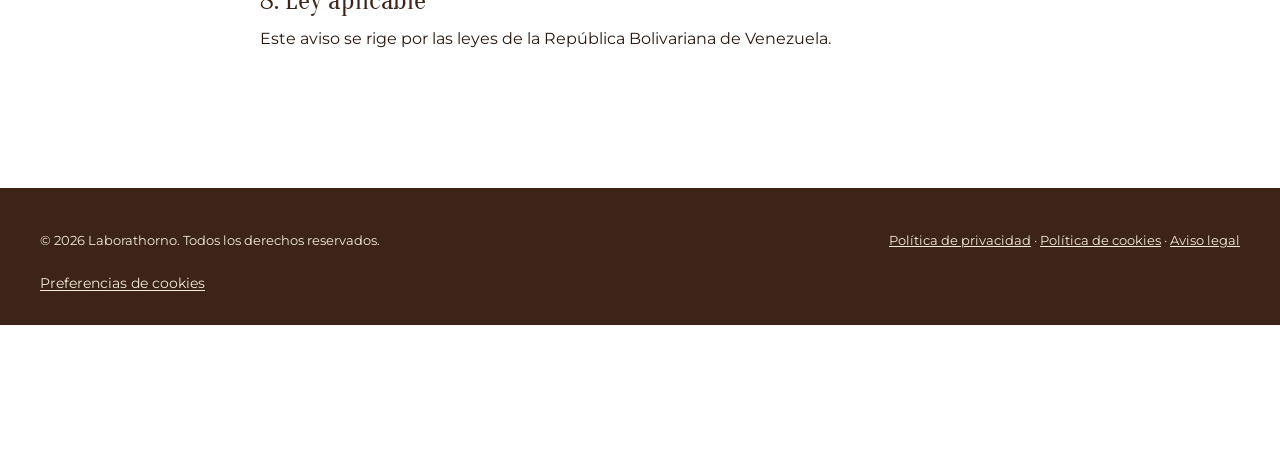
<file: aviso-legal.html>
<!doctype html>
<!-- Laborathorno — página legal. Concepto y desarrollo web: Jorman. PLANTILLA: revisar con un abogado antes de publicar. -->
<html lang="es-VE">
<head>
<meta charset="utf-8"><meta name="viewport" content="width=device-width, initial-scale=1">
<meta http-equiv="Content-Security-Policy" content="default-src 'self'; script-src 'self' 'sha256-mgx1gJOHqAfdCs1J1aMMllWGCMWfesEHhWV9CAmurXI=' https://gc.zgo.at; style-src 'self'; font-src 'self'; img-src 'self' data: https://jormanj2b.goatcounter.com; frame-src https://www.google.com https://maps.google.com; connect-src 'self' https://jormanj2b.goatcounter.com; object-src 'none'; base-uri 'self'; form-action 'self'; upgrade-insecure-requests">
<meta name="referrer" content="strict-origin-when-cross-origin">
<script>(function(){try{if(!localStorage.getItem("ck-laborathorno-demo"))document.documentElement.classList.add("has-cookie-banner")}catch(e){document.documentElement.classList.add("has-cookie-banner")}})();</script>
<title>Aviso legal | Laborathorno</title>
<meta name="robots" content="noindex">
<link rel="icon" href="favicon.svg" type="image/svg+xml">
<meta name="theme-color" content="#3C2418">
<link rel="stylesheet" href="styles.css?v=5">
<script src="cookies.js?v=1" defer data-key="laborathorno-demo" data-owner="Laborathorno" data-accent="#3C2418" data-marketing-name="Marketing y contenido de terceros" data-marketing="Cargan contenido de otras empresas que puede usar sus propias cookies. Aquí: el mapa interactivo de Google Maps de nuestra ubicación. No usamos publicidad."></script>
</head>
<body class="legal-page">
<a class="skip-link" href="#main">Saltar al contenido</a>
<header class="site-header scrolled"><div class="container header-inner">
<a class="brand" href="index.html" aria-label="Laborathorno, volver al inicio"><img src="favicon.svg" width="44" height="44" alt=""><span class="brand-word">LABOR<b>ATH</b>ORNO</span></a>
<a class="btn btn-outline" href="index.html">Volver al inicio</a> <a class="lang-switch" href="en/legal.html" hreflang="en" lang="en">English</a>
</div></header>
<main id="main" class="section"><div class="container legal">
<p class="eyebrow">Información legal</p>
<h1 class="display">Aviso legal</h1>
<p class="legal-note"><strong>Plantilla orientativa.</strong> Este texto es un modelo general adaptado al contexto venezolano y no constituye asesoría legal. Debe ser revisado y completado por el titular del negocio (razón social, RIF y datos de contacto) y, de ser posible, por un abogado.</p>
<p class="legal-date">Última actualización: noviembre de 2026</p>

<h2>1. Titular del sitio</h2>
<p>Este sitio web pertenece a <strong>Laborathorno</strong> (Laborathorno C.A. (ejemplo, reemplazar), RIF J-00000000-0 (ejemplo, reemplazar)), centro de producción de panadería y pastelería ubicado en la Av. Francisco de Miranda (F5W3+92), Chacao, Caracas, Venezuela. Contacto: WhatsApp +1 512-555-0147.</p>
<h2>2. Objeto</h2>
<p>El sitio muestra información sobre nuestros productos y permite armar una solicitud de pedido que se envía por WhatsApp. El sitio no procesa pagos.</p>
<h2>3. Precios y pedidos</h2>
<p>Los precios se muestran en dólares estadounidenses (USD) con carácter <strong>referencial</strong> y pueden cambiar sin previo aviso. Un pedido solo se considera aceptado cuando lo confirmamos por WhatsApp, indicando disponibilidad, fecha de entrega y forma de pago. Cada producto tiene una cantidad mínima de venta y un tiempo de anticipación que se indican en el catálogo. Si pagas en bolívares, el monto se calcula según la tasa oficial del Banco Central de Venezuela del día del pago, salvo que se acuerde otra cosa.</p>
<h2>4. Alérgenos</h2>
<p>Nuestros productos se elaboran en un taller donde se manipulan trigo (gluten), huevo, leche, frutos secos, soya y otros alérgenos. Si tienes alguna alergia o intolerancia, indícalo en las notas de tu pedido y consúltanos antes de comprar.</p>
<h2>5. Propiedad intelectual</h2>
<p>La marca Laborathorno, su logotipo, las fotografías y los textos de este sitio pertenecen a su titular. No se permite su reproducción sin autorización.</p>
<h2>6. Responsabilidad</h2>
<p>Procuramos que la información del sitio sea correcta y esté actualizada, pero puede contener errores o cambios de disponibilidad. Los enlaces a servicios de terceros (WhatsApp, Google Maps) se rigen por sus propias condiciones.</p>
<h2>7. Derechos del consumidor</h2>
<p>Nada de lo indicado aquí limita los derechos que te reconoce la legislación venezolana vigente en materia de protección al consumidor y precios justos.</p>
<h2>8. Ley aplicable</h2>
<p>Este aviso se rige por las leyes de la República Bolivariana de Venezuela.</p>

</div></main>
<footer class="site-footer"><div class="container footer-bottom">
<p>© 2026 Laborathorno. Todos los derechos reservados.</p>
<p><a href="privacidad.html">Política de privacidad</a> · <a href="cookies.html">Política de cookies</a> · <a href="aviso-legal.html">Aviso legal</a></p>
</div></footer>
<script src="consent.js" defer></script>
<script data-goatcounter="https://jormanj2b.goatcounter.com/count" async src="//gc.zgo.at/count.js"></script>
</body></html>
</file>
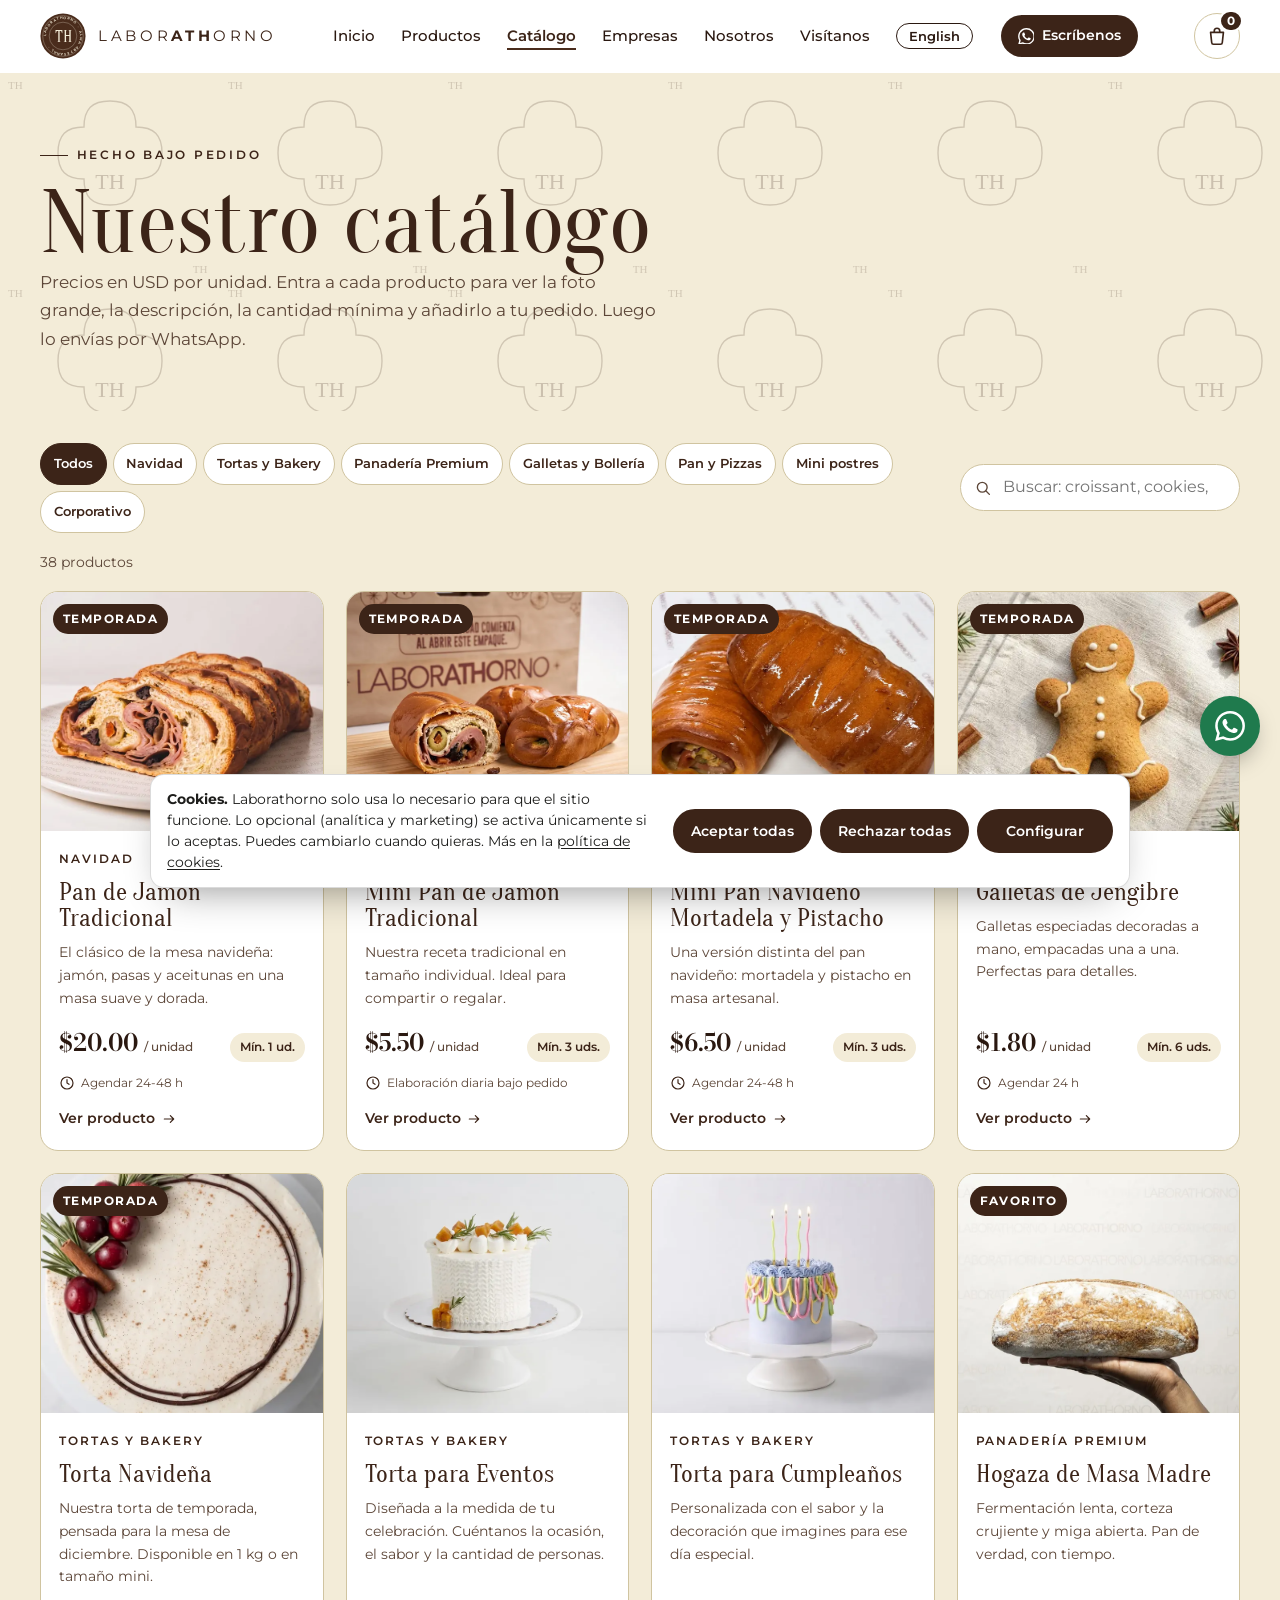
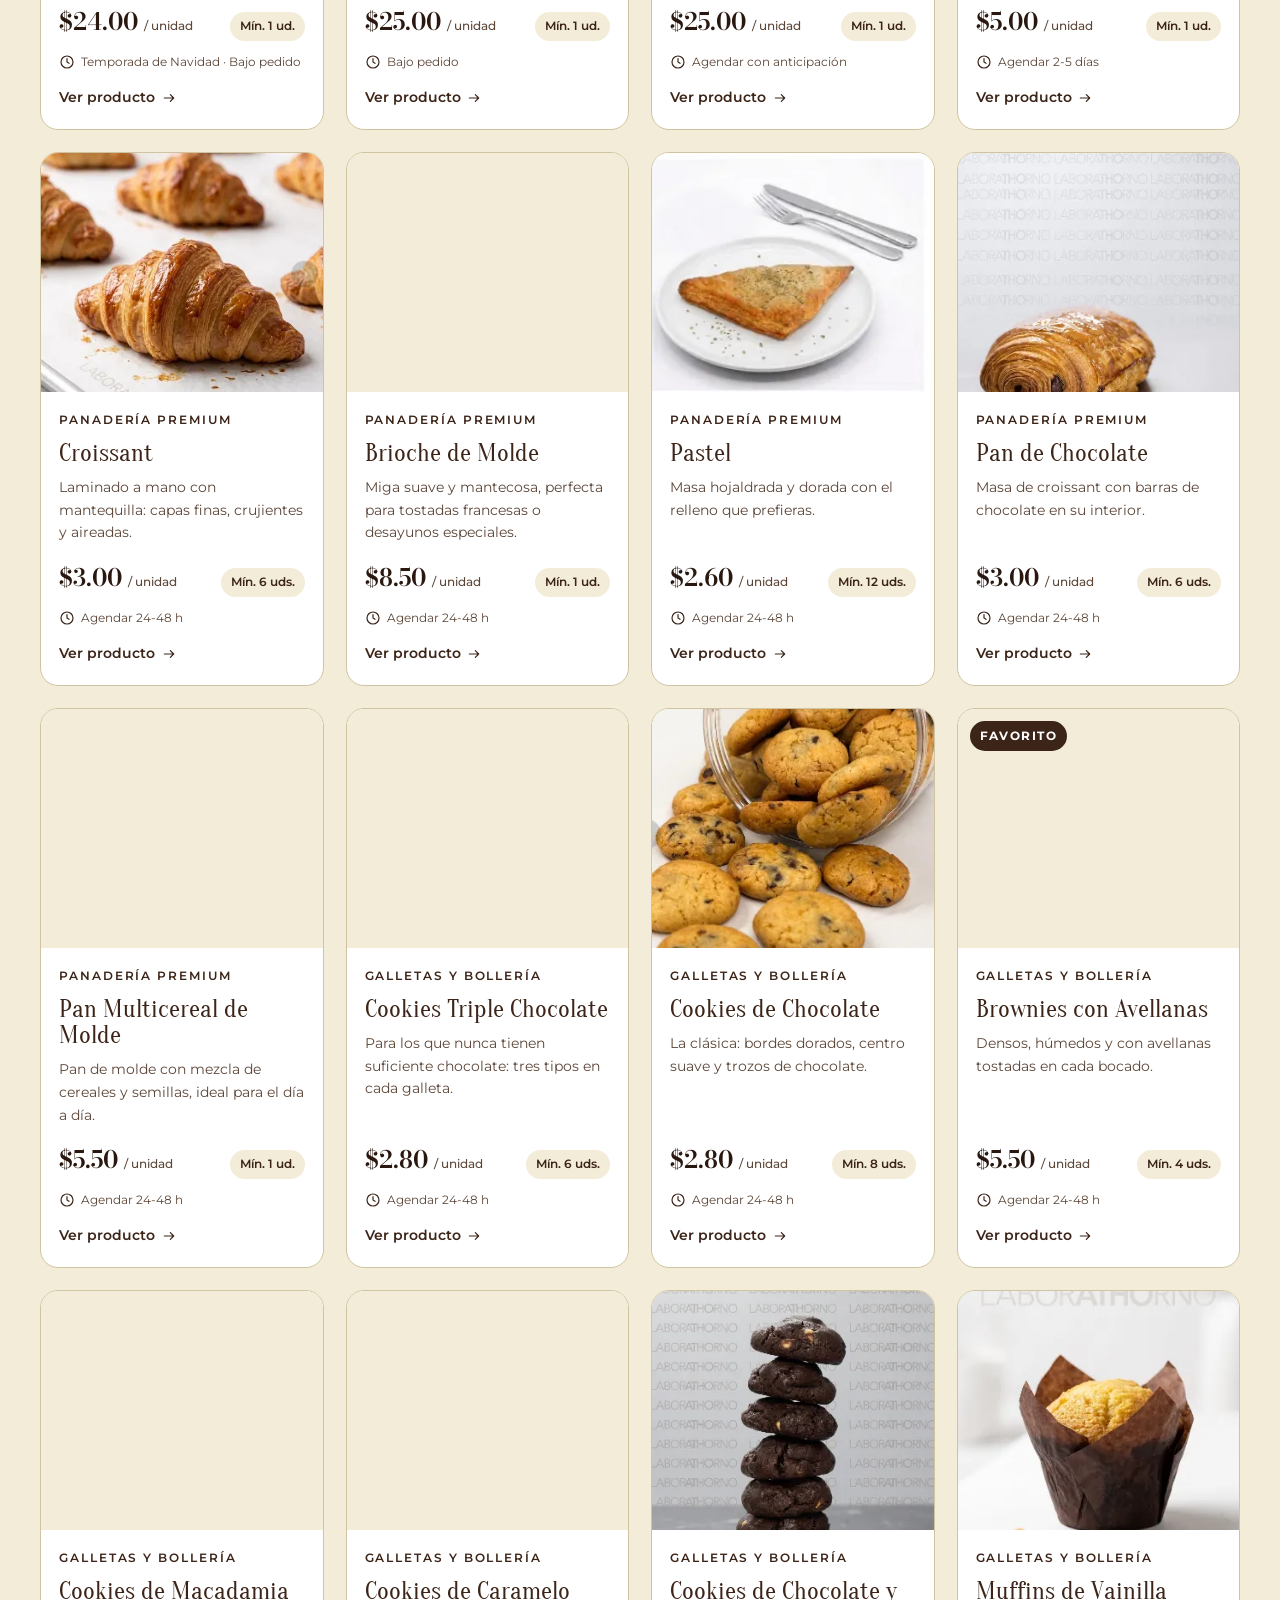
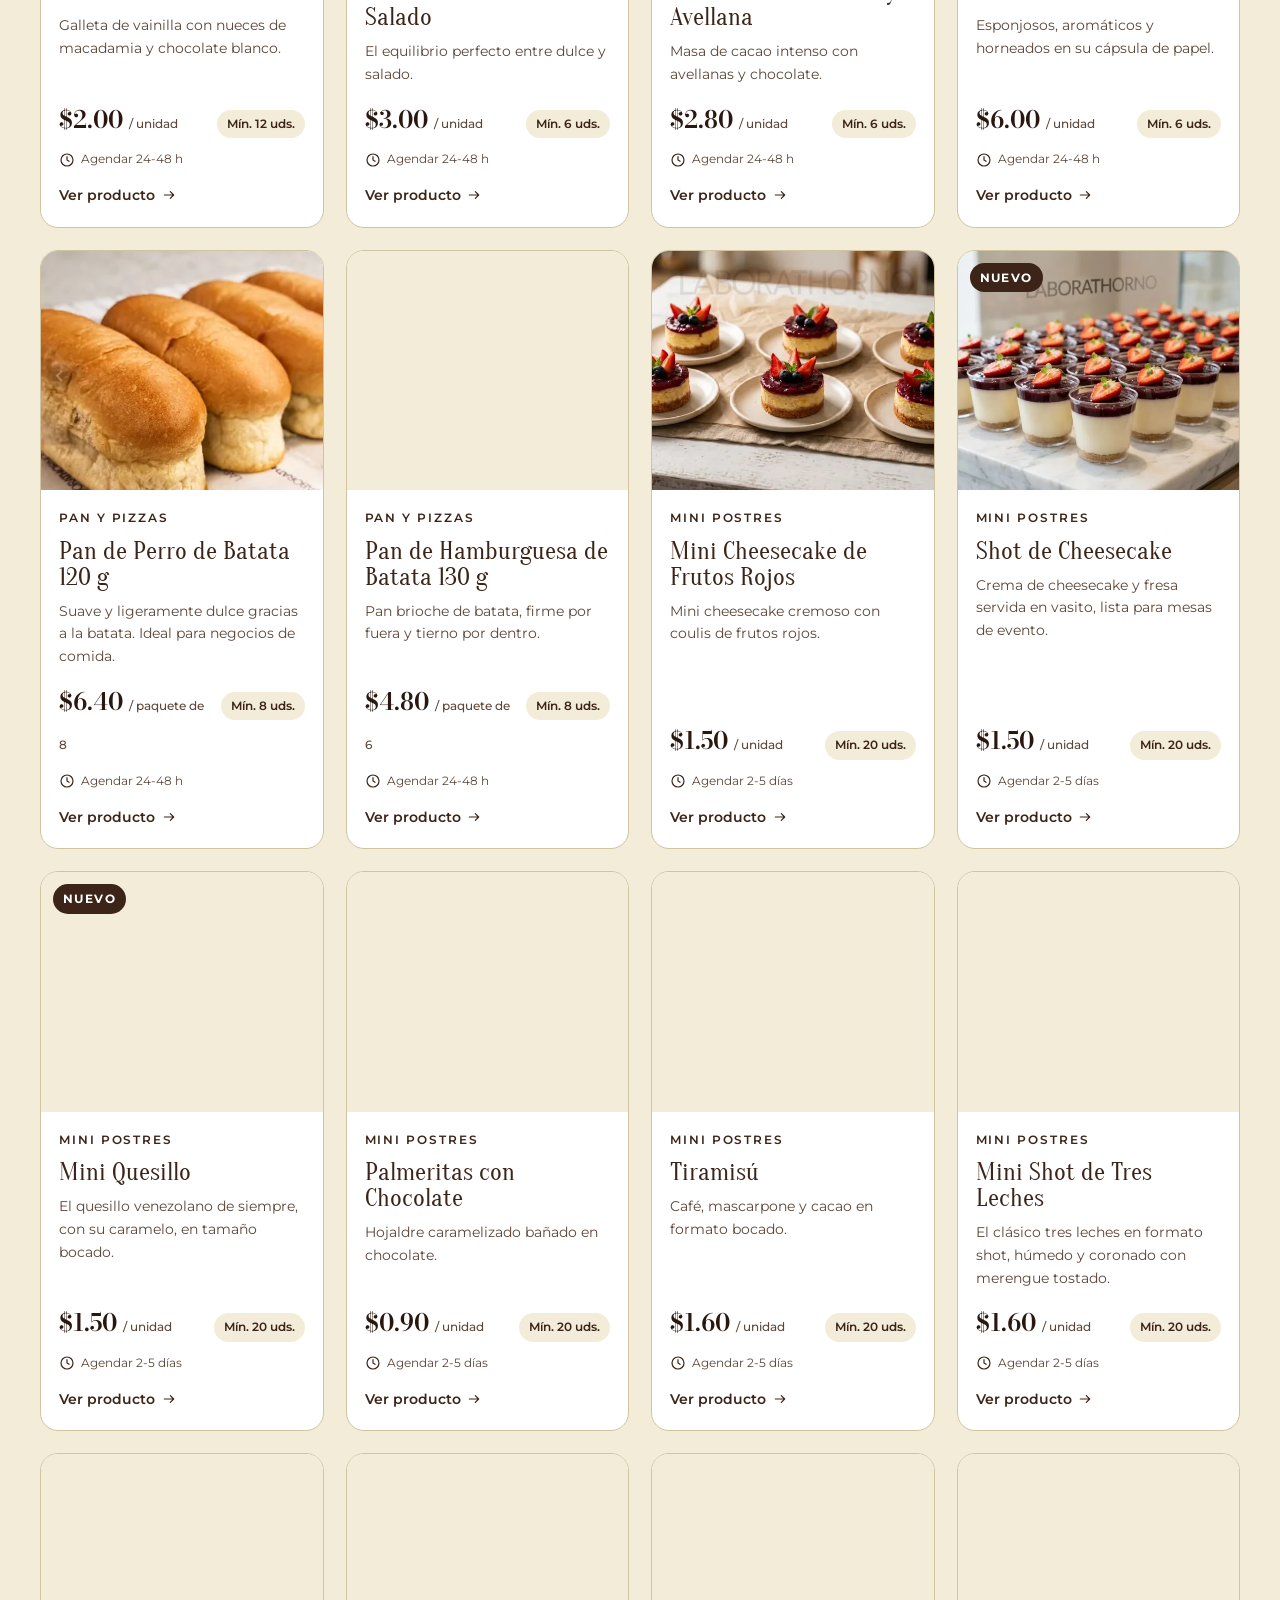
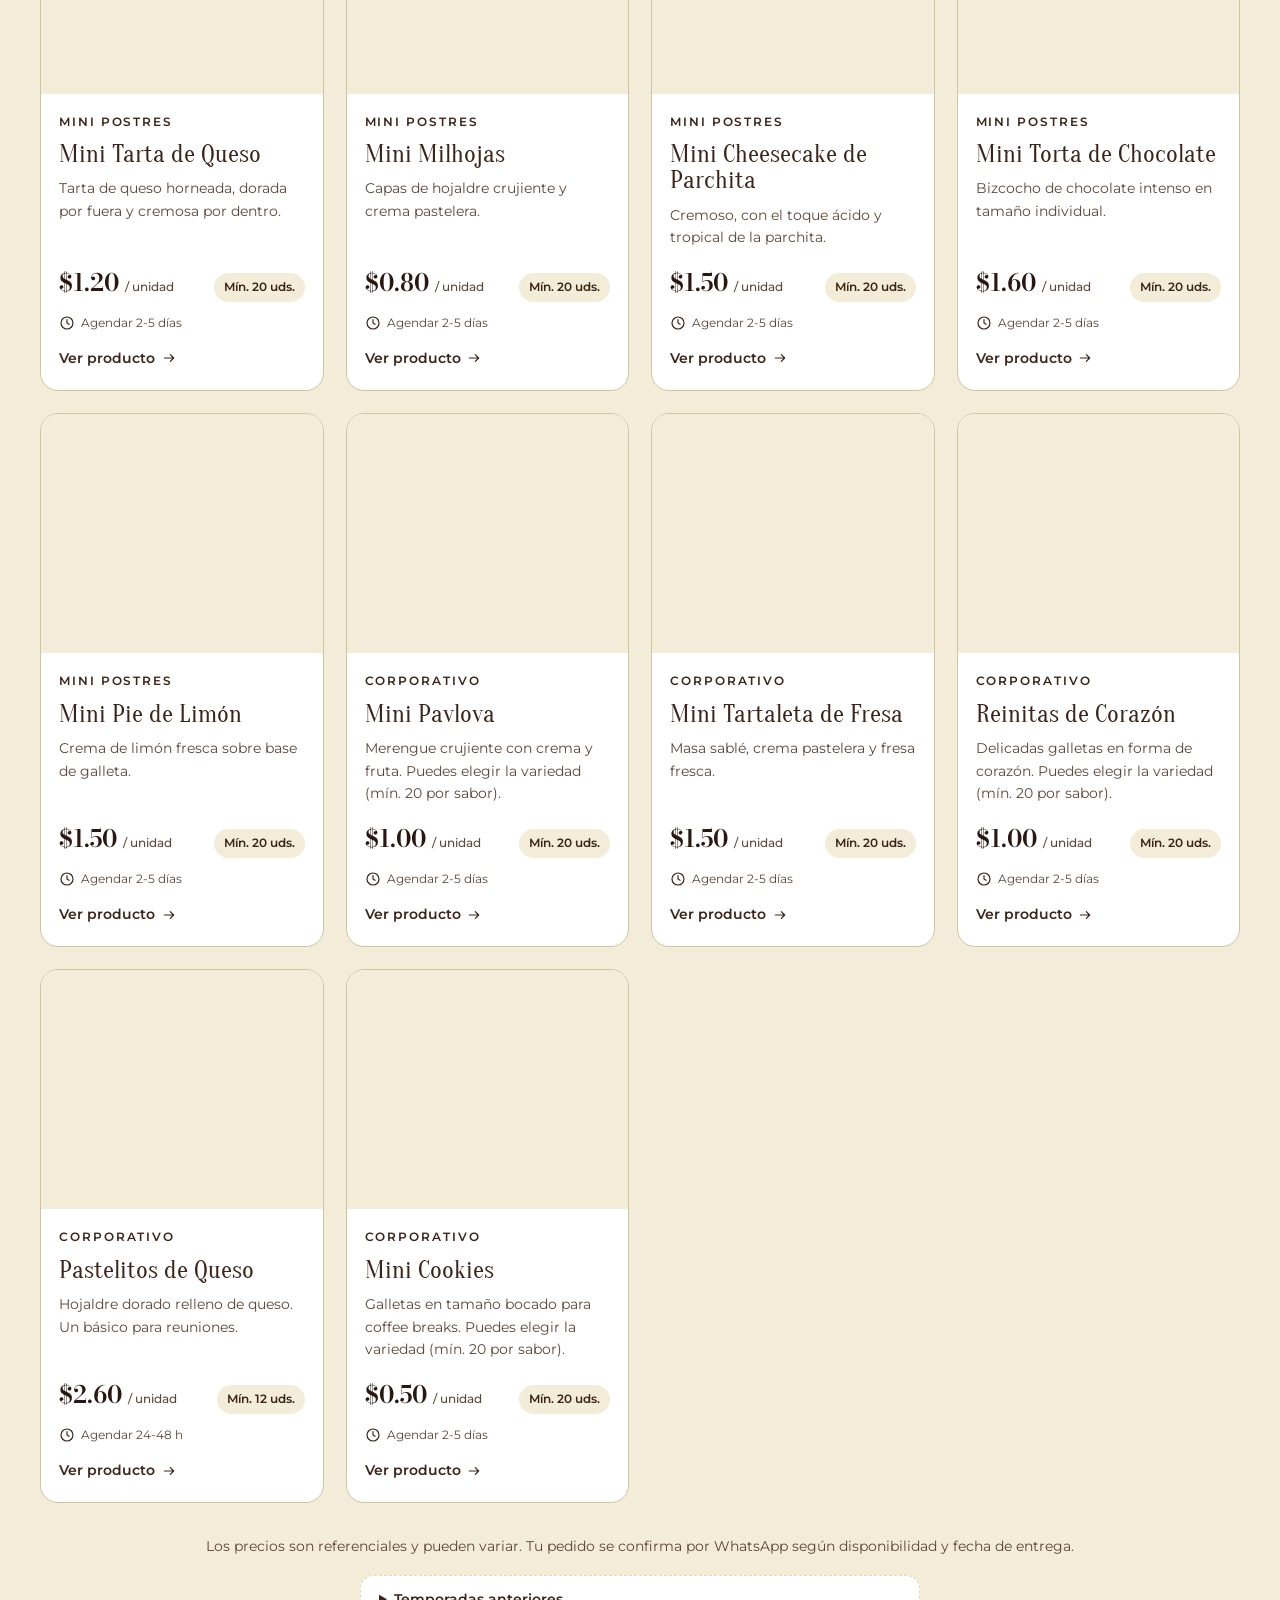
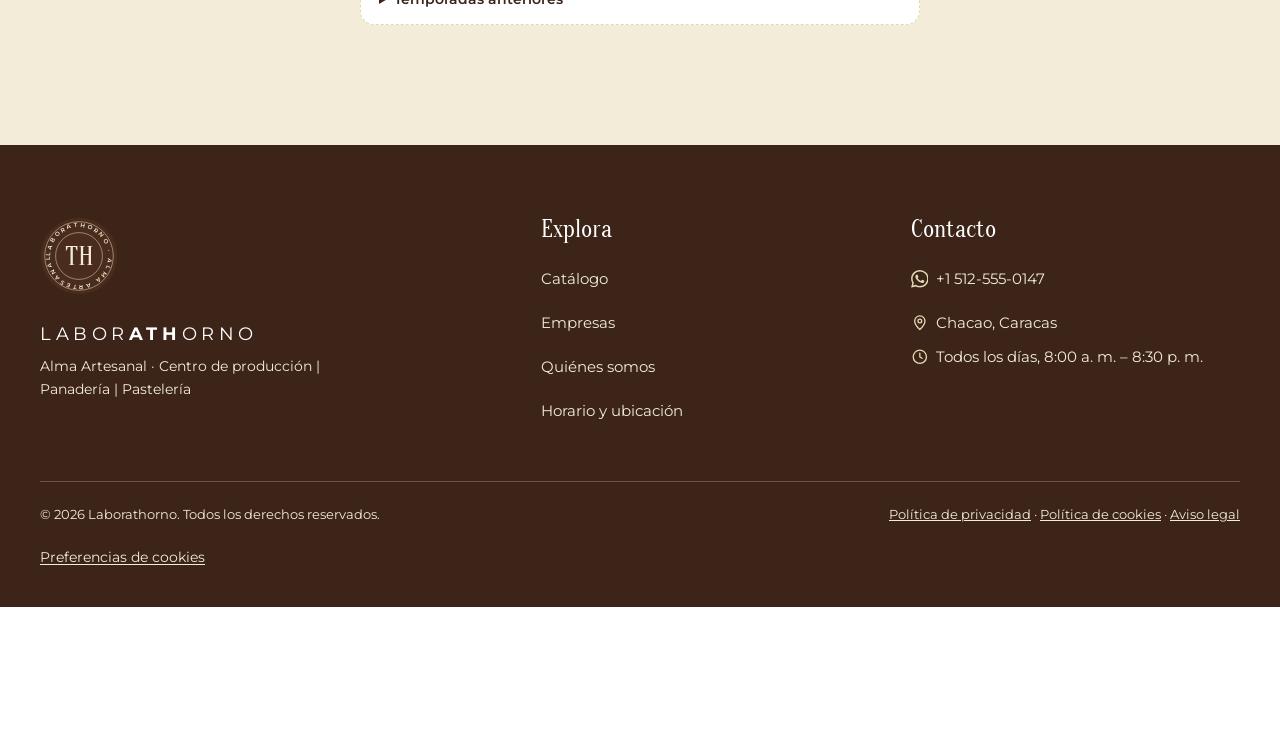
<file: catalogo.html>
<!doctype html>
<!--
  Laborathorno — catálogo v2.
  Concepto, diseño y desarrollo: Jorman Bravo (propuesta de portafolio, Página Ya, 2026).
  El catálogo se edita en products.js.
-->
<html lang="es-VE">
<head>
  <meta charset="utf-8">
  <meta http-equiv="Content-Security-Policy" content="default-src 'self'; script-src 'self' 'sha256-mgx1gJOHqAfdCs1J1aMMllWGCMWfesEHhWV9CAmurXI=' https://gc.zgo.at; style-src 'self'; font-src 'self'; img-src 'self' data: https://jormanj2b.goatcounter.com; frame-src https://www.google.com https://maps.google.com; connect-src 'self' https://jormanj2b.goatcounter.com; object-src 'none'; base-uri 'self'; form-action 'self'; upgrade-insecure-requests">
  <meta name="referrer" content="strict-origin-when-cross-origin">
  <meta name="viewport" content="width=device-width, initial-scale=1">
  <script>(function(){try{if(!localStorage.getItem("ck-laborathorno-demo"))document.documentElement.classList.add("has-cookie-banner")}catch(e){document.documentElement.classList.add("has-cookie-banner")}})();</script>
  <meta name="theme-color" content="#3C2418">
  <meta name="format-detection" content="telephone=no">
  <meta property="og:type" content="website">
  <meta property="og:locale" content="es_VE">
  <meta property="og:site_name" content="Laborathorno">
  <meta property="og:image" content="https://jormanbravo.com/laborathorno-demo/images/og-image.jpg">
  <meta property="og:image:type" content="image/jpeg">
  <meta property="og:image:width" content="1200">
  <meta property="og:image:height" content="630">
  <meta property="og:image:alt" content="Torta, mini postres y pan artesanal de Laborathorno, Caracas">
  <meta name="twitter:card" content="summary_large_image">
  <meta name="twitter:image" content="https://jormanbravo.com/laborathorno-demo/images/og-image.jpg">
  <meta name="twitter:image:alt" content="Torta, mini postres y pan artesanal de Laborathorno, Caracas">
  <link rel="icon" href="favicon.svg" type="image/svg+xml">
  <link rel="icon" href="favicon-32.png" sizes="32x32" type="image/png">
  <link rel="apple-touch-icon" href="apple-touch-icon.png">
  <link rel="preload" href="fonts/oranienbaum-normal-400-latin.woff2" as="font" type="font/woff2" crossorigin>
  <link rel="preload" href="fonts/montserrat-normal-400-latin.woff2" as="font" type="font/woff2" crossorigin>
  <link rel="stylesheet" href="styles.css?v=5">
  <title>Catálogo | Laborathorno — panadería artesanal en Caracas</title>
  <meta name="description" content="Catálogo de Laborathorno en Chacao, Caracas: panes, bollería, galletas, tortas y mini postres. Mira cada producto, su precio, la cantidad mínima y arma tu pedido por WhatsApp.">
  <link rel="canonical" href="https://jormanbravo.com/laborathorno-demo/catalogo.html">
  <link rel="alternate" hreflang="es" href="https://jormanbravo.com/laborathorno-demo/catalogo.html">
  <link rel="alternate" hreflang="en" href="https://jormanbravo.com/laborathorno-demo/en/catalog.html">
  <meta property="og:title" content="Catálogo de Laborathorno">
  <meta property="og:description" content="Panes, bollería, tortas y mini postres artesanales. Precio, descripción y mínimo de cada producto. Pedidos por WhatsApp.">
  <meta property="og:url" content="https://jormanbravo.com/laborathorno-demo/catalogo.html">
  <meta name="twitter:title" content="Catálogo de Laborathorno">
  <meta name="twitter:description" content="Panes, bollería, tortas y mini postres artesanales. Pedidos por WhatsApp.">
  <script type="application/ld+json">
  {
    "@context": "https://schema.org",
    "@type": "Bakery",
    "name": "Laborathorno",
    "description": "Centro de producción artesanal: panadería, bollería y pastelería en Caracas.",
    "url": "https://jormanbravo.com/laborathorno-demo/",
    "image": "https://jormanbravo.com/laborathorno-demo/images/og-image.jpg",
    "logo": "https://jormanbravo.com/laborathorno-demo/images/logo-512.png",
    "telephone": "+1 512-555-0147",
    "priceRange": "$",
    "currenciesAccepted": "USD",
    "servesCuisine": ["Panadería", "Pastelería"],
    "address": {
      "@type": "PostalAddress",
      "streetAddress": "Av. Francisco de Miranda (F5W3+92)",
      "addressLocality": "Chacao",
      "addressRegion": "Distrito Capital",
      "addressCountry": "VE"
    },
    "geo": { "@type": "GeoCoordinates", "latitude": 10.4959375, "longitude": -66.8474375 },
    "hasMap": "https://www.google.com/maps/search/?api=1&query=10.4959375,-66.8474375",
    "openingHoursSpecification": [{
      "@type": "OpeningHoursSpecification",
      "dayOfWeek": ["Monday","Tuesday","Wednesday","Thursday","Friday","Saturday","Sunday"],
      "opens": "08:00", "closes": "20:30"
    }],
    "potentialAction": { "@type": "OrderAction", "target": "https://wa.me/15125550147" }
  }
  </script>
  <script type="application/ld+json">{"@context":"https://schema.org","@type":"ItemList","name":"Catálogo de Laborathorno","itemListElement":[{"@type":"ListItem","position":1,"url":"https://jormanbravo.com/laborathorno-demo/catalogo.html#producto-pan-jamon","item":{"@type":"Product","@id":"https://jormanbravo.com/laborathorno-demo/catalogo.html#producto-pan-jamon","name":"Pan de Jamón Tradicional","description":"El clásico de la mesa navideña: jamón, pasas y aceitunas en una masa suave y dorada.","sku":"pan-jamon","brand":{"@type":"Brand","name":"Laborathorno"},"image":"https://jormanbravo.com/laborathorno-demo/images/pan-jamon-tradicional-1.webp","offers":{"@type":"Offer","priceCurrency":"USD","price":"20.00","availability":"https://schema.org/InStock","url":"https://jormanbravo.com/laborathorno-demo/catalogo.html#producto-pan-jamon"}}},{"@type":"ListItem","position":2,"url":"https://jormanbravo.com/laborathorno-demo/catalogo.html#producto-mini-pan-jamon","item":{"@type":"Product","@id":"https://jormanbravo.com/laborathorno-demo/catalogo.html#producto-mini-pan-jamon","name":"Mini Pan de Jamón Tradicional","description":"Nuestra receta tradicional en tamaño individual. Ideal para compartir o regalar.","sku":"mini-pan-jamon","brand":{"@type":"Brand","name":"Laborathorno"},"image":"https://jormanbravo.com/laborathorno-demo/images/mini-pan-jamon-tradicional-1.webp","offers":{"@type":"Offer","priceCurrency":"USD","price":"5.50","availability":"https://schema.org/InStock","url":"https://jormanbravo.com/laborathorno-demo/catalogo.html#producto-mini-pan-jamon"}}},{"@type":"ListItem","position":3,"url":"https://jormanbravo.com/laborathorno-demo/catalogo.html#producto-mini-pan-mortadela","item":{"@type":"Product","@id":"https://jormanbravo.com/laborathorno-demo/catalogo.html#producto-mini-pan-mortadela","name":"Mini Pan Navideño Mortadela y Pistacho","description":"Una versión distinta del pan navideño: mortadela y pistacho en masa artesanal.","sku":"mini-pan-mortadela","brand":{"@type":"Brand","name":"Laborathorno"},"image":"https://jormanbravo.com/laborathorno-demo/images/mini-pan-mortadela-pistacho-1.webp","offers":{"@type":"Offer","priceCurrency":"USD","price":"6.50","availability":"https://schema.org/InStock","url":"https://jormanbravo.com/laborathorno-demo/catalogo.html#producto-mini-pan-mortadela"}}},{"@type":"ListItem","position":4,"url":"https://jormanbravo.com/laborathorno-demo/catalogo.html#producto-galletas-jengibre","item":{"@type":"Product","@id":"https://jormanbravo.com/laborathorno-demo/catalogo.html#producto-galletas-jengibre","name":"Galletas de Jengibre","description":"Galletas especiadas decoradas a mano, empacadas una a una. Perfectas para detalles.","sku":"galletas-jengibre","brand":{"@type":"Brand","name":"Laborathorno"},"image":"https://jormanbravo.com/laborathorno-demo/images/galletas-jengibre.webp","offers":{"@type":"Offer","priceCurrency":"USD","price":"1.80","availability":"https://schema.org/InStock","url":"https://jormanbravo.com/laborathorno-demo/catalogo.html#producto-galletas-jengibre"}}},{"@type":"ListItem","position":5,"url":"https://jormanbravo.com/laborathorno-demo/catalogo.html#producto-torta-navidena","item":{"@type":"Product","@id":"https://jormanbravo.com/laborathorno-demo/catalogo.html#producto-torta-navidena","name":"Torta Navideña","description":"Nuestra torta de temporada, pensada para la mesa de diciembre. Disponible en 1 kg o en tamaño mini.","sku":"torta-navidena","brand":{"@type":"Brand","name":"Laborathorno"},"image":"https://jormanbravo.com/laborathorno-demo/images/torta-navidena-1.webp","offers":{"@type":"Offer","priceCurrency":"USD","price":"24.00","availability":"https://schema.org/InStock","url":"https://jormanbravo.com/laborathorno-demo/catalogo.html#producto-torta-navidena"}}},{"@type":"ListItem","position":6,"url":"https://jormanbravo.com/laborathorno-demo/catalogo.html#producto-torta-eventos","item":{"@type":"Product","@id":"https://jormanbravo.com/laborathorno-demo/catalogo.html#producto-torta-eventos","name":"Torta para Eventos","description":"Diseñada a la medida de tu celebración. Cuéntanos la ocasión, el sabor y la cantidad de personas.","sku":"torta-eventos","brand":{"@type":"Brand","name":"Laborathorno"},"image":"https://jormanbravo.com/laborathorno-demo/images/torta-eventos-1.webp","offers":{"@type":"Offer","priceCurrency":"USD","price":"25.00","availability":"https://schema.org/InStock","url":"https://jormanbravo.com/laborathorno-demo/catalogo.html#producto-torta-eventos"}}},{"@type":"ListItem","position":7,"url":"https://jormanbravo.com/laborathorno-demo/catalogo.html#producto-torta-cumpleanos","item":{"@type":"Product","@id":"https://jormanbravo.com/laborathorno-demo/catalogo.html#producto-torta-cumpleanos","name":"Torta para Cumpleaños","description":"Personalizada con el sabor y la decoración que imagines para ese día especial.","sku":"torta-cumpleanos","brand":{"@type":"Brand","name":"Laborathorno"},"image":"https://jormanbravo.com/laborathorno-demo/images/torta-cumpleanos.webp","offers":{"@type":"Offer","priceCurrency":"USD","price":"25.00","availability":"https://schema.org/InStock","url":"https://jormanbravo.com/laborathorno-demo/catalogo.html#producto-torta-cumpleanos"}}},{"@type":"ListItem","position":8,"url":"https://jormanbravo.com/laborathorno-demo/catalogo.html#producto-hogaza","item":{"@type":"Product","@id":"https://jormanbravo.com/laborathorno-demo/catalogo.html#producto-hogaza","name":"Hogaza de Masa Madre","description":"Fermentación lenta, corteza crujiente y miga abierta. Pan de verdad, con tiempo.","sku":"hogaza","brand":{"@type":"Brand","name":"Laborathorno"},"image":"https://jormanbravo.com/laborathorno-demo/images/hogaza-masa-madre.webp","offers":{"@type":"Offer","priceCurrency":"USD","price":"5.00","availability":"https://schema.org/InStock","url":"https://jormanbravo.com/laborathorno-demo/catalogo.html#producto-hogaza"}}},{"@type":"ListItem","position":9,"url":"https://jormanbravo.com/laborathorno-demo/catalogo.html#producto-croissant","item":{"@type":"Product","@id":"https://jormanbravo.com/laborathorno-demo/catalogo.html#producto-croissant","name":"Croissant","description":"Laminado a mano con mantequilla: capas finas, crujientes y aireadas.","sku":"croissant","brand":{"@type":"Brand","name":"Laborathorno"},"image":"https://jormanbravo.com/laborathorno-demo/images/croissant.webp","offers":{"@type":"Offer","priceCurrency":"USD","price":"3.00","availability":"https://schema.org/InStock","url":"https://jormanbravo.com/laborathorno-demo/catalogo.html#producto-croissant"}}},{"@type":"ListItem","position":10,"url":"https://jormanbravo.com/laborathorno-demo/catalogo.html#producto-brioche-molde","item":{"@type":"Product","@id":"https://jormanbravo.com/laborathorno-demo/catalogo.html#producto-brioche-molde","name":"Brioche de Molde","description":"Miga suave y mantecosa, perfecta para tostadas francesas o desayunos especiales.","sku":"brioche-molde","brand":{"@type":"Brand","name":"Laborathorno"},"image":"https://jormanbravo.com/laborathorno-demo/images/brioche-molde.webp","offers":{"@type":"Offer","priceCurrency":"USD","price":"8.50","availability":"https://schema.org/InStock","url":"https://jormanbravo.com/laborathorno-demo/catalogo.html#producto-brioche-molde"}}},{"@type":"ListItem","position":11,"url":"https://jormanbravo.com/laborathorno-demo/catalogo.html#producto-pastel","item":{"@type":"Product","@id":"https://jormanbravo.com/laborathorno-demo/catalogo.html#producto-pastel","name":"Pastel","description":"Masa hojaldrada y dorada con el relleno que prefieras.","sku":"pastel","brand":{"@type":"Brand","name":"Laborathorno"},"image":"https://jormanbravo.com/laborathorno-demo/images/pastel-ricota-espinaca.webp","offers":{"@type":"Offer","priceCurrency":"USD","price":"2.60","availability":"https://schema.org/InStock","url":"https://jormanbravo.com/laborathorno-demo/catalogo.html#producto-pastel"}}},{"@type":"ListItem","position":12,"url":"https://jormanbravo.com/laborathorno-demo/catalogo.html#producto-pan-chocolate","item":{"@type":"Product","@id":"https://jormanbravo.com/laborathorno-demo/catalogo.html#producto-pan-chocolate","name":"Pan de Chocolate","description":"Masa de croissant con barras de chocolate en su interior.","sku":"pan-chocolate","brand":{"@type":"Brand","name":"Laborathorno"},"image":"https://jormanbravo.com/laborathorno-demo/images/pan-de-chocolate.webp","offers":{"@type":"Offer","priceCurrency":"USD","price":"3.00","availability":"https://schema.org/InStock","url":"https://jormanbravo.com/laborathorno-demo/catalogo.html#producto-pan-chocolate"}}},{"@type":"ListItem","position":13,"url":"https://jormanbravo.com/laborathorno-demo/catalogo.html#producto-pan-multicereal","item":{"@type":"Product","@id":"https://jormanbravo.com/laborathorno-demo/catalogo.html#producto-pan-multicereal","name":"Pan Multicereal de Molde","description":"Pan de molde con mezcla de cereales y semillas, ideal para el día a día.","sku":"pan-multicereal","brand":{"@type":"Brand","name":"Laborathorno"},"image":"https://jormanbravo.com/laborathorno-demo/images/pan-multicereal.webp","offers":{"@type":"Offer","priceCurrency":"USD","price":"5.50","availability":"https://schema.org/InStock","url":"https://jormanbravo.com/laborathorno-demo/catalogo.html#producto-pan-multicereal"}}},{"@type":"ListItem","position":14,"url":"https://jormanbravo.com/laborathorno-demo/catalogo.html#producto-cookies-triple","item":{"@type":"Product","@id":"https://jormanbravo.com/laborathorno-demo/catalogo.html#producto-cookies-triple","name":"Cookies Triple Chocolate","description":"Para los que nunca tienen suficiente chocolate: tres tipos en cada galleta.","sku":"cookies-triple","brand":{"@type":"Brand","name":"Laborathorno"},"image":"https://jormanbravo.com/laborathorno-demo/images/cookies-triple-chocolate.webp","offers":{"@type":"Offer","priceCurrency":"USD","price":"2.80","availability":"https://schema.org/InStock","url":"https://jormanbravo.com/laborathorno-demo/catalogo.html#producto-cookies-triple"}}},{"@type":"ListItem","position":15,"url":"https://jormanbravo.com/laborathorno-demo/catalogo.html#producto-cookies-chocolate","item":{"@type":"Product","@id":"https://jormanbravo.com/laborathorno-demo/catalogo.html#producto-cookies-chocolate","name":"Cookies de Chocolate","description":"La clásica: bordes dorados, centro suave y trozos de chocolate.","sku":"cookies-chocolate","brand":{"@type":"Brand","name":"Laborathorno"},"image":"https://jormanbravo.com/laborathorno-demo/images/cookies-chocolate.webp","offers":{"@type":"Offer","priceCurrency":"USD","price":"2.80","availability":"https://schema.org/InStock","url":"https://jormanbravo.com/laborathorno-demo/catalogo.html#producto-cookies-chocolate"}}},{"@type":"ListItem","position":16,"url":"https://jormanbravo.com/laborathorno-demo/catalogo.html#producto-brownies","item":{"@type":"Product","@id":"https://jormanbravo.com/laborathorno-demo/catalogo.html#producto-brownies","name":"Brownies con Avellanas","description":"Densos, húmedos y con avellanas tostadas en cada bocado.","sku":"brownies","brand":{"@type":"Brand","name":"Laborathorno"},"image":"https://jormanbravo.com/laborathorno-demo/images/brownies-avellanas.webp","offers":{"@type":"Offer","priceCurrency":"USD","price":"5.50","availability":"https://schema.org/InStock","url":"https://jormanbravo.com/laborathorno-demo/catalogo.html#producto-brownies"}}},{"@type":"ListItem","position":17,"url":"https://jormanbravo.com/laborathorno-demo/catalogo.html#producto-cookies-macadamia","item":{"@type":"Product","@id":"https://jormanbravo.com/laborathorno-demo/catalogo.html#producto-cookies-macadamia","name":"Cookies de Macadamia","description":"Galleta de vainilla con nueces de macadamia y chocolate blanco.","sku":"cookies-macadamia","brand":{"@type":"Brand","name":"Laborathorno"},"image":"https://jormanbravo.com/laborathorno-demo/images/cookies-macadamia.webp","offers":{"@type":"Offer","priceCurrency":"USD","price":"2.00","availability":"https://schema.org/InStock","url":"https://jormanbravo.com/laborathorno-demo/catalogo.html#producto-cookies-macadamia"}}},{"@type":"ListItem","position":18,"url":"https://jormanbravo.com/laborathorno-demo/catalogo.html#producto-cookies-caramelo","item":{"@type":"Product","@id":"https://jormanbravo.com/laborathorno-demo/catalogo.html#producto-cookies-caramelo","name":"Cookies de Caramelo Salado","description":"El equilibrio perfecto entre dulce y salado.","sku":"cookies-caramelo","brand":{"@type":"Brand","name":"Laborathorno"},"image":"https://jormanbravo.com/laborathorno-demo/images/cookies-caramelo-salado.webp","offers":{"@type":"Offer","priceCurrency":"USD","price":"3.00","availability":"https://schema.org/InStock","url":"https://jormanbravo.com/laborathorno-demo/catalogo.html#producto-cookies-caramelo"}}},{"@type":"ListItem","position":19,"url":"https://jormanbravo.com/laborathorno-demo/catalogo.html#producto-cookies-avellana","item":{"@type":"Product","@id":"https://jormanbravo.com/laborathorno-demo/catalogo.html#producto-cookies-avellana","name":"Cookies de Chocolate y Avellana","description":"Masa de cacao intenso con avellanas y chocolate.","sku":"cookies-avellana","brand":{"@type":"Brand","name":"Laborathorno"},"image":"https://jormanbravo.com/laborathorno-demo/images/cookies-chocolate-avellana.webp","offers":{"@type":"Offer","priceCurrency":"USD","price":"2.80","availability":"https://schema.org/InStock","url":"https://jormanbravo.com/laborathorno-demo/catalogo.html#producto-cookies-avellana"}}},{"@type":"ListItem","position":20,"url":"https://jormanbravo.com/laborathorno-demo/catalogo.html#producto-muffins-vainilla","item":{"@type":"Product","@id":"https://jormanbravo.com/laborathorno-demo/catalogo.html#producto-muffins-vainilla","name":"Muffins de Vainilla","description":"Esponjosos, aromáticos y horneados en su cápsula de papel.","sku":"muffins-vainilla","brand":{"@type":"Brand","name":"Laborathorno"},"image":"https://jormanbravo.com/laborathorno-demo/images/muffins-vainilla.webp","offers":{"@type":"Offer","priceCurrency":"USD","price":"6.00","availability":"https://schema.org/InStock","url":"https://jormanbravo.com/laborathorno-demo/catalogo.html#producto-muffins-vainilla"}}},{"@type":"ListItem","position":21,"url":"https://jormanbravo.com/laborathorno-demo/catalogo.html#producto-pan-perro-batata","item":{"@type":"Product","@id":"https://jormanbravo.com/laborathorno-demo/catalogo.html#producto-pan-perro-batata","name":"Pan de Perro de Batata 120 g","description":"Suave y ligeramente dulce gracias a la batata. Ideal para negocios de comida.","sku":"pan-perro-batata","brand":{"@type":"Brand","name":"Laborathorno"},"image":"https://jormanbravo.com/laborathorno-demo/images/pan-perro-batata.webp","offers":{"@type":"Offer","priceCurrency":"USD","price":"6.40","availability":"https://schema.org/InStock","url":"https://jormanbravo.com/laborathorno-demo/catalogo.html#producto-pan-perro-batata"}}},{"@type":"ListItem","position":22,"url":"https://jormanbravo.com/laborathorno-demo/catalogo.html#producto-pan-hamburguesa-batata","item":{"@type":"Product","@id":"https://jormanbravo.com/laborathorno-demo/catalogo.html#producto-pan-hamburguesa-batata","name":"Pan de Hamburguesa de Batata 130 g","description":"Pan brioche de batata, firme por fuera y tierno por dentro.","sku":"pan-hamburguesa-batata","brand":{"@type":"Brand","name":"Laborathorno"},"image":"https://jormanbravo.com/laborathorno-demo/images/pan-hamburguesa-batata.webp","offers":{"@type":"Offer","priceCurrency":"USD","price":"4.80","availability":"https://schema.org/InStock","url":"https://jormanbravo.com/laborathorno-demo/catalogo.html#producto-pan-hamburguesa-batata"}}},{"@type":"ListItem","position":23,"url":"https://jormanbravo.com/laborathorno-demo/catalogo.html#producto-mp-cheesecake-frutos","item":{"@type":"Product","@id":"https://jormanbravo.com/laborathorno-demo/catalogo.html#producto-mp-cheesecake-frutos","name":"Mini Cheesecake de Frutos Rojos","description":"Mini cheesecake cremoso con coulis de frutos rojos.","sku":"mp-cheesecake-frutos","brand":{"@type":"Brand","name":"Laborathorno"},"image":"https://jormanbravo.com/laborathorno-demo/images/mini-cheesecake-frutos-rojos.webp","offers":{"@type":"Offer","priceCurrency":"USD","price":"1.50","availability":"https://schema.org/InStock","url":"https://jormanbravo.com/laborathorno-demo/catalogo.html#producto-mp-cheesecake-frutos"}}},{"@type":"ListItem","position":24,"url":"https://jormanbravo.com/laborathorno-demo/catalogo.html#producto-mp-shot-cheesecake","item":{"@type":"Product","@id":"https://jormanbravo.com/laborathorno-demo/catalogo.html#producto-mp-shot-cheesecake","name":"Shot de Cheesecake","description":"Crema de cheesecake y fresa servida en vasito, lista para mesas de evento.","sku":"mp-shot-cheesecake","brand":{"@type":"Brand","name":"Laborathorno"},"image":"https://jormanbravo.com/laborathorno-demo/images/shot-cheesecake.webp","offers":{"@type":"Offer","priceCurrency":"USD","price":"1.50","availability":"https://schema.org/InStock","url":"https://jormanbravo.com/laborathorno-demo/catalogo.html#producto-mp-shot-cheesecake"}}},{"@type":"ListItem","position":25,"url":"https://jormanbravo.com/laborathorno-demo/catalogo.html#producto-mp-quesillo","item":{"@type":"Product","@id":"https://jormanbravo.com/laborathorno-demo/catalogo.html#producto-mp-quesillo","name":"Mini Quesillo","description":"El quesillo venezolano de siempre, con su caramelo, en tamaño bocado.","sku":"mp-quesillo","brand":{"@type":"Brand","name":"Laborathorno"},"image":"https://jormanbravo.com/laborathorno-demo/images/mini-quesillo.webp","offers":{"@type":"Offer","priceCurrency":"USD","price":"1.50","availability":"https://schema.org/InStock","url":"https://jormanbravo.com/laborathorno-demo/catalogo.html#producto-mp-quesillo"}}},{"@type":"ListItem","position":26,"url":"https://jormanbravo.com/laborathorno-demo/catalogo.html#producto-mp-palmeritas","item":{"@type":"Product","@id":"https://jormanbravo.com/laborathorno-demo/catalogo.html#producto-mp-palmeritas","name":"Palmeritas con Chocolate","description":"Hojaldre caramelizado bañado en chocolate.","sku":"mp-palmeritas","brand":{"@type":"Brand","name":"Laborathorno"},"image":"https://jormanbravo.com/laborathorno-demo/images/palmeritas-chocolate.webp","offers":{"@type":"Offer","priceCurrency":"USD","price":"0.90","availability":"https://schema.org/InStock","url":"https://jormanbravo.com/laborathorno-demo/catalogo.html#producto-mp-palmeritas"}}},{"@type":"ListItem","position":27,"url":"https://jormanbravo.com/laborathorno-demo/catalogo.html#producto-mp-tiramisu","item":{"@type":"Product","@id":"https://jormanbravo.com/laborathorno-demo/catalogo.html#producto-mp-tiramisu","name":"Tiramisú","description":"Café, mascarpone y cacao en formato bocado.","sku":"mp-tiramisu","brand":{"@type":"Brand","name":"Laborathorno"},"image":"https://jormanbravo.com/laborathorno-demo/images/tiramisu.webp","offers":{"@type":"Offer","priceCurrency":"USD","price":"1.60","availability":"https://schema.org/InStock","url":"https://jormanbravo.com/laborathorno-demo/catalogo.html#producto-mp-tiramisu"}}},{"@type":"ListItem","position":28,"url":"https://jormanbravo.com/laborathorno-demo/catalogo.html#producto-mp-tres-leches","item":{"@type":"Product","@id":"https://jormanbravo.com/laborathorno-demo/catalogo.html#producto-mp-tres-leches","name":"Mini Shot de Tres Leches","description":"El clásico tres leches en formato shot, húmedo y coronado con merengue tostado.","sku":"mp-tres-leches","brand":{"@type":"Brand","name":"Laborathorno"},"image":"https://jormanbravo.com/laborathorno-demo/images/mini-shot-tres-leches.webp","offers":{"@type":"Offer","priceCurrency":"USD","price":"1.60","availability":"https://schema.org/InStock","url":"https://jormanbravo.com/laborathorno-demo/catalogo.html#producto-mp-tres-leches"}}},{"@type":"ListItem","position":29,"url":"https://jormanbravo.com/laborathorno-demo/catalogo.html#producto-mp-tarta-queso","item":{"@type":"Product","@id":"https://jormanbravo.com/laborathorno-demo/catalogo.html#producto-mp-tarta-queso","name":"Mini Tarta de Queso","description":"Tarta de queso horneada, dorada por fuera y cremosa por dentro.","sku":"mp-tarta-queso","brand":{"@type":"Brand","name":"Laborathorno"},"image":"https://jormanbravo.com/laborathorno-demo/images/mini-tarta-queso.webp","offers":{"@type":"Offer","priceCurrency":"USD","price":"1.20","availability":"https://schema.org/InStock","url":"https://jormanbravo.com/laborathorno-demo/catalogo.html#producto-mp-tarta-queso"}}},{"@type":"ListItem","position":30,"url":"https://jormanbravo.com/laborathorno-demo/catalogo.html#producto-mp-milhojas","item":{"@type":"Product","@id":"https://jormanbravo.com/laborathorno-demo/catalogo.html#producto-mp-milhojas","name":"Mini Milhojas","description":"Capas de hojaldre crujiente y crema pastelera.","sku":"mp-milhojas","brand":{"@type":"Brand","name":"Laborathorno"},"image":"https://jormanbravo.com/laborathorno-demo/images/mini-milhojas.webp","offers":{"@type":"Offer","priceCurrency":"USD","price":"0.80","availability":"https://schema.org/InStock","url":"https://jormanbravo.com/laborathorno-demo/catalogo.html#producto-mp-milhojas"}}},{"@type":"ListItem","position":31,"url":"https://jormanbravo.com/laborathorno-demo/catalogo.html#producto-mp-cheesecake-parchita","item":{"@type":"Product","@id":"https://jormanbravo.com/laborathorno-demo/catalogo.html#producto-mp-cheesecake-parchita","name":"Mini Cheesecake de Parchita","description":"Cremoso, con el toque ácido y tropical de la parchita.","sku":"mp-cheesecake-parchita","brand":{"@type":"Brand","name":"Laborathorno"},"image":"https://jormanbravo.com/laborathorno-demo/images/mini-cheesecake-parchita.webp","offers":{"@type":"Offer","priceCurrency":"USD","price":"1.50","availability":"https://schema.org/InStock","url":"https://jormanbravo.com/laborathorno-demo/catalogo.html#producto-mp-cheesecake-parchita"}}},{"@type":"ListItem","position":32,"url":"https://jormanbravo.com/laborathorno-demo/catalogo.html#producto-mp-tarta-chocolate","item":{"@type":"Product","@id":"https://jormanbravo.com/laborathorno-demo/catalogo.html#producto-mp-tarta-chocolate","name":"Mini Torta de Chocolate","description":"Bizcocho de chocolate intenso en tamaño individual.","sku":"mp-tarta-chocolate","brand":{"@type":"Brand","name":"Laborathorno"},"image":"https://jormanbravo.com/laborathorno-demo/images/mini-torta-chocolate.webp","offers":{"@type":"Offer","priceCurrency":"USD","price":"1.60","availability":"https://schema.org/InStock","url":"https://jormanbravo.com/laborathorno-demo/catalogo.html#producto-mp-tarta-chocolate"}}},{"@type":"ListItem","position":33,"url":"https://jormanbravo.com/laborathorno-demo/catalogo.html#producto-mp-pie-limon","item":{"@type":"Product","@id":"https://jormanbravo.com/laborathorno-demo/catalogo.html#producto-mp-pie-limon","name":"Mini Pie de Limón","description":"Crema de limón fresca sobre base de galleta.","sku":"mp-pie-limon","brand":{"@type":"Brand","name":"Laborathorno"},"image":"https://jormanbravo.com/laborathorno-demo/images/mini-pie-limon.webp","offers":{"@type":"Offer","priceCurrency":"USD","price":"1.50","availability":"https://schema.org/InStock","url":"https://jormanbravo.com/laborathorno-demo/catalogo.html#producto-mp-pie-limon"}}},{"@type":"ListItem","position":34,"url":"https://jormanbravo.com/laborathorno-demo/catalogo.html#producto-co-pavlova","item":{"@type":"Product","@id":"https://jormanbravo.com/laborathorno-demo/catalogo.html#producto-co-pavlova","name":"Mini Pavlova","description":"Merengue crujiente con crema y fruta. Puedes elegir la variedad (mín. 20 por sabor).","sku":"co-pavlova","brand":{"@type":"Brand","name":"Laborathorno"},"image":"https://jormanbravo.com/laborathorno-demo/images/mini-pavlova.webp","offers":{"@type":"Offer","priceCurrency":"USD","price":"1.00","availability":"https://schema.org/InStock","url":"https://jormanbravo.com/laborathorno-demo/catalogo.html#producto-co-pavlova"}}},{"@type":"ListItem","position":35,"url":"https://jormanbravo.com/laborathorno-demo/catalogo.html#producto-co-tartaleta-fresa","item":{"@type":"Product","@id":"https://jormanbravo.com/laborathorno-demo/catalogo.html#producto-co-tartaleta-fresa","name":"Mini Tartaleta de Fresa","description":"Masa sablé, crema pastelera y fresa fresca.","sku":"co-tartaleta-fresa","brand":{"@type":"Brand","name":"Laborathorno"},"image":"https://jormanbravo.com/laborathorno-demo/images/mini-tartaleta-fresa.webp","offers":{"@type":"Offer","priceCurrency":"USD","price":"1.50","availability":"https://schema.org/InStock","url":"https://jormanbravo.com/laborathorno-demo/catalogo.html#producto-co-tartaleta-fresa"}}},{"@type":"ListItem","position":36,"url":"https://jormanbravo.com/laborathorno-demo/catalogo.html#producto-co-reinitas","item":{"@type":"Product","@id":"https://jormanbravo.com/laborathorno-demo/catalogo.html#producto-co-reinitas","name":"Reinitas de Corazón","description":"Delicadas galletas en forma de corazón. Puedes elegir la variedad (mín. 20 por sabor).","sku":"co-reinitas","brand":{"@type":"Brand","name":"Laborathorno"},"image":"https://jormanbravo.com/laborathorno-demo/images/reinitas-corazon.webp","offers":{"@type":"Offer","priceCurrency":"USD","price":"1.00","availability":"https://schema.org/InStock","url":"https://jormanbravo.com/laborathorno-demo/catalogo.html#producto-co-reinitas"}}},{"@type":"ListItem","position":37,"url":"https://jormanbravo.com/laborathorno-demo/catalogo.html#producto-co-pastelitos-queso","item":{"@type":"Product","@id":"https://jormanbravo.com/laborathorno-demo/catalogo.html#producto-co-pastelitos-queso","name":"Pastelitos de Queso","description":"Hojaldre dorado relleno de queso. Un básico para reuniones.","sku":"co-pastelitos-queso","brand":{"@type":"Brand","name":"Laborathorno"},"image":"https://jormanbravo.com/laborathorno-demo/images/pastelitos-queso.webp","offers":{"@type":"Offer","priceCurrency":"USD","price":"2.60","availability":"https://schema.org/InStock","url":"https://jormanbravo.com/laborathorno-demo/catalogo.html#producto-co-pastelitos-queso"}}},{"@type":"ListItem","position":38,"url":"https://jormanbravo.com/laborathorno-demo/catalogo.html#producto-co-mini-cookies","item":{"@type":"Product","@id":"https://jormanbravo.com/laborathorno-demo/catalogo.html#producto-co-mini-cookies","name":"Mini Cookies","description":"Galletas en tamaño bocado para coffee breaks. Puedes elegir la variedad (mín. 20 por sabor).","sku":"co-mini-cookies","brand":{"@type":"Brand","name":"Laborathorno"},"image":"https://jormanbravo.com/laborathorno-demo/images/mini-cookies.webp","offers":{"@type":"Offer","priceCurrency":"USD","price":"0.50","availability":"https://schema.org/InStock","url":"https://jormanbravo.com/laborathorno-demo/catalogo.html#producto-co-mini-cookies"}}}]}</script>
  <script src="cookies.js?v=1" defer data-key="laborathorno-demo" data-owner="Laborathorno" data-accent="#3C2418" data-marketing-name="Marketing y contenido de terceros" data-marketing="Cargan contenido de otras empresas que puede usar sus propias cookies. Aquí: el mapa interactivo de Google Maps de nuestra ubicación. No usamos publicidad."></script>
</head>
<body>
  <!-- Sprite de íconos y sello -->
  <svg class="sprite" aria-hidden="true" focusable="false" xmlns="http://www.w3.org/2000/svg">
    <defs>
      <path id="ring-path" d="M100,100 m-74,0 a74,74 0 1,1 148,0 a74,74 0 1,1 -148,0"/>
    </defs>
    <symbol id="seal" viewBox="0 0 200 200">
      <circle cx="100" cy="100" r="98" fill="currentColor"/>
      <circle cx="100" cy="100" r="88" fill="none" stroke="var(--seal-ink, #F3ECD8)" stroke-width="1.2"/>
      <circle cx="100" cy="100" r="60" fill="none" stroke="var(--seal-ink, #F3ECD8)" stroke-width="1.2"/>
      <text fill="var(--seal-ink, #F3ECD8)" font-family="Montserrat, Arial, sans-serif" font-size="15" font-weight="600" letter-spacing="5.2">
        <textPath href="#ring-path" startOffset="0">LABORATHORNO · ALMA ARTESANAL ·</textPath>
      </text>
      <text x="100" y="124" text-anchor="middle" fill="var(--seal-ink, #F3ECD8)" font-family="Oranienbaum, 'Bodoni Moda', Didot, Georgia, serif" font-size="70">TH</text>
    </symbol>
    <symbol id="ic-wa" viewBox="0 0 24 24"><path fill="currentColor" d="M17.472 14.382c-.297-.149-1.758-.867-2.03-.967-.273-.099-.471-.148-.67.15-.197.297-.767.966-.94 1.164-.173.199-.347.223-.644.075-.297-.15-1.255-.463-2.39-1.475-.883-.788-1.48-1.761-1.653-2.059-.173-.297-.018-.458.13-.606.134-.133.298-.347.446-.52.149-.174.198-.298.298-.497.099-.198.05-.371-.025-.52-.075-.149-.669-1.612-.916-2.207-.242-.579-.487-.5-.669-.51-.173-.008-.371-.01-.57-.01-.198 0-.52.074-.792.372-.272.297-1.04 1.016-1.04 2.479 0 1.462 1.065 2.875 1.213 3.074.149.198 2.096 3.2 5.077 4.487.709.306 1.262.489 1.694.625.712.227 1.36.195 1.871.118.571-.085 1.758-.719 2.006-1.413.248-.694.248-1.289.173-1.413-.074-.124-.272-.198-.57-.347m-5.421 7.403h-.004a9.87 9.87 0 0 1-5.031-1.378l-.361-.214-3.741.982.998-3.648-.235-.374a9.86 9.86 0 0 1-1.51-5.26c.001-5.45 4.436-9.884 9.888-9.884 2.64 0 5.122 1.03 6.988 2.898a9.825 9.825 0 0 1 2.893 6.994c-.003 5.45-4.437 9.884-9.885 9.884m8.413-18.297A11.815 11.815 0 0 0 12.05 0C5.495 0 .16 5.335.157 11.892c0 2.096.547 4.142 1.588 5.945L.057 24l6.305-1.654a11.882 11.882 0 0 0 5.683 1.448h.005c6.554 0 11.89-5.335 11.893-11.893a11.821 11.821 0 0 0-3.48-8.413Z"/></symbol>
    <symbol id="ic-cart" viewBox="0 0 24 24"><path fill="none" stroke="currentColor" stroke-width="1.8" stroke-linecap="round" stroke-linejoin="round" d="M5 8h14l-1.2 11.1a2 2 0 0 1-2 1.9H8.2a2 2 0 0 1-2-1.9L5 8Zm4 0V6.5a3 3 0 0 1 6 0V8"/></symbol>
    <symbol id="ic-clock" viewBox="0 0 24 24"><g fill="none" stroke="currentColor" stroke-width="1.8" stroke-linecap="round"><circle cx="12" cy="12" r="9"/><path d="M12 7v5l3 2"/></g></symbol>
    <symbol id="ic-pin" viewBox="0 0 24 24"><g fill="none" stroke="currentColor" stroke-width="1.8"><path d="M12 21s-7-6.2-7-11.5A7 7 0 0 1 19 9.5C19 14.8 12 21 12 21Z"/><circle cx="12" cy="9.5" r="2.5"/></g></symbol>
    <symbol id="ic-close" viewBox="0 0 24 24"><path stroke="currentColor" stroke-width="2" stroke-linecap="round" d="M6 6l12 12M18 6 6 18"/></symbol>
    <symbol id="ic-plus" viewBox="0 0 24 24"><path stroke="currentColor" stroke-width="2" stroke-linecap="round" d="M12 5v14M5 12h14"/></symbol>
    <symbol id="ic-minus" viewBox="0 0 24 24"><path stroke="currentColor" stroke-width="2" stroke-linecap="round" d="M5 12h14"/></symbol>
    <symbol id="ic-trash" viewBox="0 0 24 24"><path fill="none" stroke="currentColor" stroke-width="1.8" stroke-linecap="round" stroke-linejoin="round" d="M4 7h16M9 7V4.5h6V7m-8.5 0 .8 12.2A2 2 0 0 0 9.3 21h5.4a2 2 0 0 0 2-1.8L17.5 7"/></symbol>
    <symbol id="ic-search" viewBox="0 0 24 24"><g fill="none" stroke="currentColor" stroke-width="1.8" stroke-linecap="round"><circle cx="11" cy="11" r="6.5"/><path d="m16 16 4.5 4.5"/></g></symbol>
    <symbol id="ic-arrow" viewBox="0 0 24 24"><path fill="none" stroke="currentColor" stroke-width="1.8" stroke-linecap="round" stroke-linejoin="round" d="M5 12h14m-5-5 5 5-5 5"/></symbol>
    <symbol id="ic-check" viewBox="0 0 24 24"><path fill="none" stroke="currentColor" stroke-width="2.2" stroke-linecap="round" stroke-linejoin="round" d="m5 12.5 4.5 4.5L19 7.5"/></symbol>
  </svg>

  <span id="top"></span>
  <a class="skip-link" href="#main">Saltar al contenido</a>

  <header class="site-header">
    <div class="container header-inner">
      <a class="brand" href="index.html" aria-label="Laborathorno, ir al inicio">
        <svg class="brand-seal" aria-hidden="true"><use href="#seal"/></svg>
        <span class="brand-word">LABOR<b>ATH</b>ORNO</span>
      </a>
      <nav class="main-nav" id="main-nav" aria-label="Principal">
        <ul>
          <li><a href="index.html">Inicio</a></li>
          <li><a href="index.html#ofrecemos">Productos</a></li>
          <li><a href="catalogo.html" aria-current="page">Catálogo</a></li>
          <li><a href="index.html#corporativo">Empresas</a></li>
          <li><a href="index.html#nosotros">Nosotros</a></li>
          <li><a href="index.html#visitanos">Visítanos</a></li>
          <li><a class="lang-switch" href="en/catalog.html" hreflang="en" lang="en">English</a></li>
        </ul>
        <a class="btn btn-primary nav-cta" data-wa="¡Hola, Laborathorno! Quiero hacer una consulta." href="https://wa.me/15125550147" target="_blank" rel="noopener">
          <svg aria-hidden="true"><use href="#ic-wa"/></svg> Escríbenos
        </a>
      </nav>
      <div class="header-actions">
        <button class="icon-btn cart-btn" type="button" data-open-cart aria-controls="cart-drawer" aria-expanded="false">
          <svg aria-hidden="true"><use href="#ic-cart"/></svg>
          <span class="visually-hidden">Ver pedido,</span>
          <span class="cart-count" data-cart-count aria-live="polite">0</span>
          <span class="visually-hidden">productos distintos</span>
        </button>
        <button class="icon-btn menu-btn" type="button" aria-controls="main-nav" aria-expanded="false" aria-label="Abrir menú">
          <span class="menu-lines" aria-hidden="true"></span>
        </button>
      </div>
    </div>
  </header>

  <main id="main">
    <header class="page-hero" aria-labelledby="catalog-title">
      <div class="pattern-bg" aria-hidden="true"></div>
      <div class="container">
        <p class="eyebrow">Hecho bajo pedido</p>
        <h1 id="catalog-title" class="display">Nuestro catálogo</h1>
        <p class="lead">Precios en USD por unidad. Entra a cada producto para ver la foto grande, la descripción, la cantidad mínima y añadirlo a tu pedido. Luego lo envías por WhatsApp.</p>
      </div>
    </header>

    <section class="section catalog catalog-page" id="catalogo" aria-labelledby="catalog-title">
      <div class="container">
        <div class="catalog-tools">
          <div class="tabs" role="group" aria-label="Filtrar por categoría" data-tabs></div>
          <div class="search">
            <label for="search-input" class="visually-hidden">Buscar productos</label>
            <svg aria-hidden="true"><use href="#ic-search"/></svg>
            <input id="search-input" type="search" placeholder="Buscar: croissant, cookies, torta…" autocomplete="off">
          </div>
        </div>

        <p class="results-info" id="results-info" aria-live="polite"></p>
        <div class="product-grid" id="product-grid"></div>
        <div class="empty-state" id="empty-state" hidden>
          <p id="empty-text">No encontramos productos con esa búsqueda.</p>
          <div class="empty-actions">
            <button type="button" class="btn btn-primary" id="empty-all" hidden>Ver en todo el catálogo</button>
            <button type="button" class="btn btn-outline" id="empty-clear" hidden>Limpiar búsqueda</button>
          </div>
          <p class="empty-help">¿Buscas algo especial? <a data-wa="¡Hola, Laborathorno! Estoy buscando un producto que no vi en el catálogo." href="https://wa.me/15125550147" target="_blank" rel="noopener">Escríbenos por WhatsApp</a> y te decimos si lo hacemos.</p>
        </div>
        <noscript><p class="empty-state">Para armar tu pedido activa JavaScript, o escríbenos directamente por <a href="https://wa.me/15125550147">WhatsApp al +1 512-555-0147</a>.</p></noscript>

        <p class="catalog-note">Los precios son referenciales y pueden variar. Tu pedido se confirma por WhatsApp según disponibilidad y fecha de entrega.</p>

        <details class="past-season">
          <summary>Temporadas anteriores</summary>
          <ul id="past-season-list"></ul>
          <p>Productos de temporada que regresan en su fecha. Pregúntanos por su disponibilidad.</p>
        </details>
      </div>
    </section>
  </main>

  <footer class="site-footer">
    <div class="pattern-bg pattern-light" aria-hidden="true"></div>
    <div class="container footer-grid">
      <div class="footer-brand">
        <svg class="footer-seal" aria-hidden="true"><use href="#seal"/></svg>
        <p class="footer-word">LABOR<b>ATH</b>ORNO</p>
        <p>Alma Artesanal · Centro de producción | Panadería | Pastelería</p>
      </div>
      <nav aria-label="Secciones">
        <h2 class="footer-title">Explora</h2>
        <ul>
          <li><a href="catalogo.html">Catálogo</a></li>
          <li><a href="index.html#corporativo">Empresas</a></li>
          <li><a href="index.html#nosotros">Quiénes somos</a></li>
          <li><a href="index.html#visitanos">Horario y ubicación</a></li>
        </ul>
      </nav>
      <div>
        <h2 class="footer-title">Contacto</h2>
        <ul>
          <li><a data-wa="¡Hola, Laborathorno! Quiero hacer una consulta." href="https://wa.me/15125550147" target="_blank" rel="noopener"><svg aria-hidden="true"><use href="#ic-wa"/></svg> +1 512-555-0147</a></li>
          <li><a href="https://www.google.com/maps/search/?api=1&amp;query=10.4959375,-66.8474375" target="_blank" rel="noopener"><svg aria-hidden="true"><use href="#ic-pin"/></svg> Chacao, Caracas</a></li>
          <li><span class="footer-plain"><svg aria-hidden="true"><use href="#ic-clock"/></svg> Todos los días, 8:00 a. m. – 8:30 p. m.</span></li>
        </ul>
      </div>
    </div>
    <div class="container footer-bottom">
      <p>© <span data-year>2026</span> Laborathorno. Todos los derechos reservados.</p>
      <p><a href="privacidad.html">Política de privacidad</a> · <a href="cookies.html">Política de cookies</a> · <a href="aviso-legal.html">Aviso legal</a></p>
    </div>
  </footer>

  <div class="modal-overlay" id="product-modal" hidden>
    <div class="product-modal" role="dialog" aria-modal="true" aria-labelledby="pm-title" tabindex="-1">
      <button class="icon-btn pm-close" type="button" data-close-product aria-label="Cerrar ficha del producto">
        <svg aria-hidden="true"><use href="#ic-close"/></svg>
      </button>
      <div class="pm-media" data-pm-media></div>
      <div class="pm-body" data-pm-body></div>
    </div>
  </div>

  <!-- Barra de pedido (móvil) -->
  <button class="mobile-cart-bar" type="button" data-open-cart aria-controls="cart-drawer" aria-expanded="false" hidden>
    <span><svg aria-hidden="true"><use href="#ic-cart"/></svg><span class="mcb-label">Ver pedido (<span data-cart-count>0</span>)</span></span>
    <strong data-cart-total>$0.00</strong>
  </button>

  <!-- Botón flotante de WhatsApp -->
  <a class="wa-float" data-wa="¡Hola, Laborathorno! Quiero hacer una consulta." href="https://wa.me/15125550147" target="_blank" rel="noopener" aria-label="Escríbenos por WhatsApp">
    <svg aria-hidden="true"><use href="#ic-wa"/></svg>
  </a>

  <!-- Carrito -->
  <div class="drawer-overlay" data-close-cart hidden></div>
  <aside class="cart-drawer" id="cart-drawer" role="dialog" aria-modal="true" aria-labelledby="cart-title" aria-hidden="true" tabindex="-1">
    <div class="drawer-head">
      <h2 id="cart-title" class="display">Tu pedido</h2>
      <button class="icon-btn" type="button" data-close-cart aria-label="Cerrar pedido"><svg aria-hidden="true"><use href="#ic-close"/></svg></button>
    </div>
    <div class="drawer-body">
      <div class="cart-empty" id="cart-empty">
        <svg class="empty-seal" aria-hidden="true"><use href="#seal"/></svg>
        <p>Tu pedido está vacío.</p>
        <a class="btn btn-outline" href="catalogo.html" data-close-cart>Ver catálogo</a>
      </div>
      <ul class="cart-items" id="cart-items" aria-label="Productos en tu pedido"></ul>
      <div class="lead-notice" id="lead-notice" role="status" aria-live="polite" hidden>
        <svg aria-hidden="true"><use href="#ic-clock"/></svg>
        <div>
          <p class="lead-kicker">Tiempo estimado de elaboración</p>
          <p class="lead-text" id="lead-text"></p>
          <p class="lead-sub" id="lead-sub"></p>
        </div>
      </div>

      <form class="cart-form" id="cart-form" novalidate>
        <h3 class="form-title">Datos del pedido</h3>
        <div class="field">
          <label for="f-name">Nombre <span aria-hidden="true">*</span></label>
          <input id="f-name" name="name" type="text" autocomplete="name" required minlength="2" maxlength="60" pattern="\p{L}(?:[\p{L}\p{M}]|[' ’\-](?=\p{L}))*" spellcheck="false" aria-describedby="f-name-err">
          <p class="field-error" id="f-name-err" aria-live="polite" hidden>Escribe tu nombre para enviar el pedido.</p>
        </div>
        <div class="field-row">
          <div class="field">
            <label for="f-date">Fecha deseada <span aria-hidden="true">*</span></label>
            <input id="f-date" name="date" type="date" required aria-describedby="f-date-hint f-date-warn">
          </div>
          <div class="field">
            <label for="f-window">Franja horaria <span aria-hidden="true">*</span></label>
            <select id="f-window" name="window" required aria-describedby="f-date-hint f-date-warn">
              <option value="">Elige una franja</option>
              <option value="manana">Mañana (8:00 a. m. – 12:00 m.)</option>
              <option value="tarde">Tarde (12:00 m. – 4:00 p. m.)</option>
              <option value="noche">Noche (4:00 p. m. – 8:30 p. m.)</option>
            </select>
          </div>
        </div>
        <div class="field">
          <label for="f-delivery">Entrega</label>
          <select id="f-delivery" name="delivery">
            <option>Retiro en tienda</option>
            <option>Delivery (a coordinar)</option>
          </select>
        </div>
        <p class="field-hint" id="f-date-hint"></p>
        <p class="field-warn" id="f-date-warn" role="alert" hidden></p>
        <div class="field">
          <label for="f-notes">Notas</label>
          <textarea id="f-notes" name="notes" rows="3" maxlength="300" placeholder="Sabores, dedicatoria, empaque…"></textarea>
        </div>
      </form>
    </div>
    <div class="drawer-foot">
      <div class="total-row"><span>Total referencial</span><strong id="cart-total">$0.00</strong></div>
      <p class="disclaimer">Precios referenciales en USD. Tu pedido se confirma por WhatsApp (disponibilidad, fecha y forma de pago).</p>
      <button class="btn btn-wa btn-lg btn-block" type="button" id="send-order" disabled>
        <svg aria-hidden="true"><use href="#ic-wa"/></svg> Enviar pedido por WhatsApp
      </button>
      <div class="foot-links">
        <button class="link-btn" type="button" id="copy-order">Copiar pedido</button>
        <button class="link-btn" type="button" id="clear-cart">Vaciar pedido</button>
      </div>
    </div>
  </aside>

  <div class="toast" id="toast" role="status" aria-live="polite"></div>

  <script src="consent.js" defer></script>
  <script src="schedule.js" defer></script>
  <script src="products.js" defer></script>
  <script src="app.js" defer></script>

<script data-goatcounter="https://jormanj2b.goatcounter.com/count" async src="//gc.zgo.at/count.js"></script>
</body>
</html>
</file>
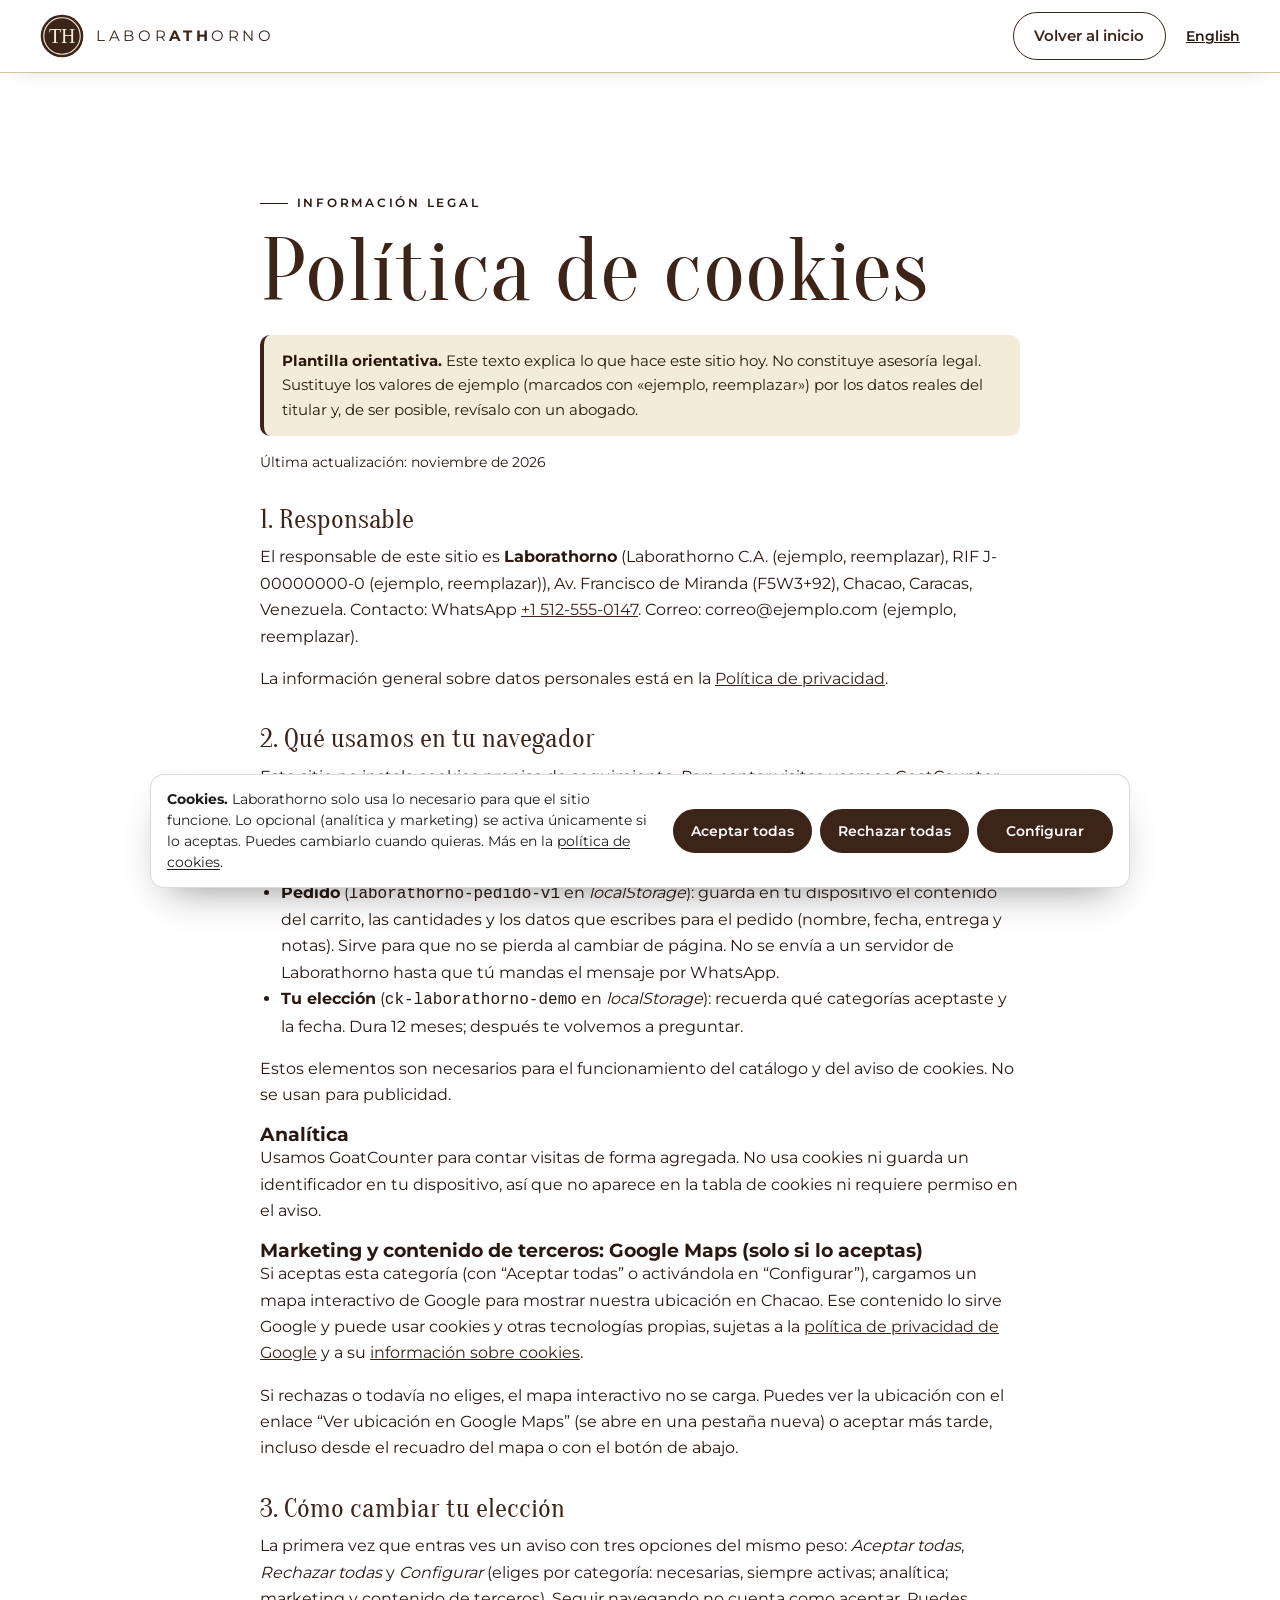
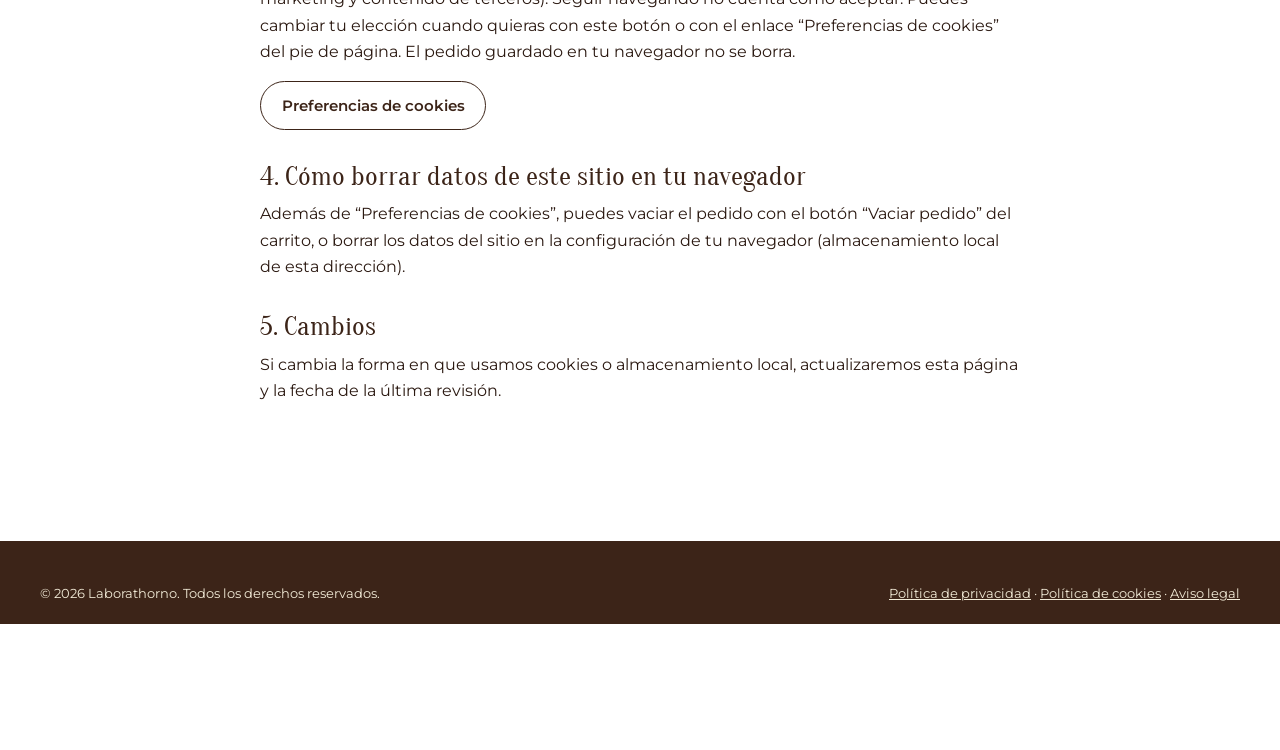
<file: cookies.html>
<!doctype html>
<!-- Laborathorno — página legal. Concepto y desarrollo web: Jorman Bravo. PLANTILLA: revisar con un abogado antes de publicar. -->
<html lang="es-VE">
<head>
<meta charset="utf-8"><meta name="viewport" content="width=device-width, initial-scale=1">
<meta http-equiv="Content-Security-Policy" content="default-src 'self'; script-src 'self' 'sha256-mgx1gJOHqAfdCs1J1aMMllWGCMWfesEHhWV9CAmurXI=' https://gc.zgo.at; style-src 'self'; font-src 'self'; img-src 'self' data: https://jormanj2b.goatcounter.com; frame-src https://www.google.com https://maps.google.com; connect-src 'self' https://jormanj2b.goatcounter.com; object-src 'none'; base-uri 'self'; form-action 'self'; upgrade-insecure-requests">
<meta name="referrer" content="strict-origin-when-cross-origin">
<script>(function(){try{if(!localStorage.getItem("ck-laborathorno-demo"))document.documentElement.classList.add("has-cookie-banner")}catch(e){document.documentElement.classList.add("has-cookie-banner")}})();</script>
<title>Política de cookies | Laborathorno</title>
<meta name="robots" content="noindex">
<link rel="icon" href="favicon.svg" type="image/svg+xml">
<meta name="theme-color" content="#3C2418">
<link rel="stylesheet" href="styles.css?v=5">
<script src="cookies.js?v=1" defer data-key="laborathorno-demo" data-owner="Laborathorno" data-accent="#3C2418" data-marketing-name="Marketing y contenido de terceros" data-marketing="Cargan contenido de otras empresas que puede usar sus propias cookies. Aquí: el mapa interactivo de Google Maps de nuestra ubicación. No usamos publicidad."></script>
</head>
<body class="legal-page">
<a class="skip-link" href="#main">Saltar al contenido</a>
<header class="site-header scrolled"><div class="container header-inner">
<a class="brand" href="index.html" aria-label="Laborathorno, volver al inicio"><img src="favicon.svg" width="44" height="44" alt=""><span class="brand-word">LABOR<b>ATH</b>ORNO</span></a>
<a class="btn btn-outline" href="index.html">Volver al inicio</a> <a class="lang-switch" href="en/cookies.html" hreflang="en" lang="en">English</a>
</div></header>
<main id="main" class="section"><div class="container legal">
<p class="eyebrow">Información legal</p>
<h1 class="display">Política de cookies</h1>
<p class="legal-note"><strong>Plantilla orientativa.</strong> Este texto explica lo que hace este sitio hoy. No constituye asesoría legal. Sustituye los valores de ejemplo (marcados con «ejemplo, reemplazar») por los datos reales del titular y, de ser posible, revísalo con un abogado.</p>
<p class="legal-date">Última actualización: noviembre de 2026</p>

<h2>1. Responsable</h2>
<p>El responsable de este sitio es <strong>Laborathorno</strong> (Laborathorno C.A. (ejemplo, reemplazar), RIF J-00000000-0 (ejemplo, reemplazar)), Av. Francisco de Miranda (F5W3+92), Chacao, Caracas, Venezuela. Contacto: WhatsApp <a href="https://wa.me/15125550147">+1 512-555-0147</a>. Correo: correo@ejemplo.com (ejemplo, reemplazar).</p>
<p>La información general sobre datos personales está en la <a href="privacidad.html">Política de privacidad</a>.</p>

<h2>2. Qué usamos en tu navegador</h2>
<p>Este sitio no instala cookies propias de seguimiento. Para contar visitas usamos GoatCounter, que no usa cookies ni identificadores. Sí usa almacenamiento local y, solo si tú lo aceptas, un mapa de Google que puede establecer cookies de terceros.</p>

<h3>Almacenamiento esencial (siempre activo)</h3>
<ul class="legal-list">
<li><strong>Pedido</strong> (<code>laborathorno-pedido-v1</code> en <em>localStorage</em>): guarda en tu dispositivo el contenido del carrito, las cantidades y los datos que escribes para el pedido (nombre, fecha, entrega y notas). Sirve para que no se pierda al cambiar de página. No se envía a un servidor de Laborathorno hasta que tú mandas el mensaje por WhatsApp.</li>
<li><strong>Tu elección</strong> (<code>ck-laborathorno-demo</code> en <em>localStorage</em>): recuerda qué categorías aceptaste y la fecha. Dura 12 meses; después te volvemos a preguntar.</li>
</ul>
<p>Estos elementos son necesarios para el funcionamiento del catálogo y del aviso de cookies. No se usan para publicidad.</p>

<h3>Analítica</h3>
<p>Usamos GoatCounter para contar visitas de forma agregada. No usa cookies ni guarda un identificador en tu dispositivo, así que no aparece en la tabla de cookies ni requiere permiso en el aviso.</p>

<h3>Marketing y contenido de terceros: Google Maps (solo si lo aceptas)</h3>
<p>Si aceptas esta categoría (con “Aceptar todas” o activándola en “Configurar”), cargamos un mapa interactivo de Google para mostrar nuestra ubicación en Chacao. Ese contenido lo sirve Google y puede usar cookies y otras tecnologías propias, sujetas a la <a href="https://policies.google.com/privacy" target="_blank" rel="noopener">política de privacidad de Google</a> y a su <a href="https://policies.google.com/technologies/cookies" target="_blank" rel="noopener">información sobre cookies</a>.</p>
<p>Si rechazas o todavía no eliges, el mapa interactivo no se carga. Puedes ver la ubicación con el enlace “Ver ubicación en Google Maps” (se abre en una pestaña nueva) o aceptar más tarde, incluso desde el recuadro del mapa o con el botón de abajo.</p>

<h2>3. Cómo cambiar tu elección</h2>
<p>La primera vez que entras ves un aviso con tres opciones del mismo peso: <em>Aceptar todas</em>, <em>Rechazar todas</em> y <em>Configurar</em> (eliges por categoría: necesarias, siempre activas; analítica; marketing y contenido de terceros). Seguir navegando no cuenta como aceptar. Puedes cambiar tu elección cuando quieras con este botón o con el enlace “Preferencias de cookies” del pie de página. El pedido guardado en tu navegador no se borra.</p>
<p><button type="button" class="btn btn-outline" data-cookie-prefs>Preferencias de cookies</button></p>

<h2>4. Cómo borrar datos de este sitio en tu navegador</h2>
<p>Además de “Preferencias de cookies”, puedes vaciar el pedido con el botón “Vaciar pedido” del carrito, o borrar los datos del sitio en la configuración de tu navegador (almacenamiento local de esta dirección).</p>

<h2>5. Cambios</h2>
<p>Si cambia la forma en que usamos cookies o almacenamiento local, actualizaremos esta página y la fecha de la última revisión.</p>

</div></main>
<footer class="site-footer"><div class="container footer-bottom">
<p>© 2026 Laborathorno. Todos los derechos reservados.</p>
<p><a href="privacidad.html">Política de privacidad</a> · <a href="cookies.html">Política de cookies</a> · <a href="aviso-legal.html">Aviso legal</a></p>
</div></footer>
<script src="consent.js" defer></script>
<script data-goatcounter="https://jormanj2b.goatcounter.com/count" async src="//gc.zgo.at/count.js"></script>
</body></html>
</file>
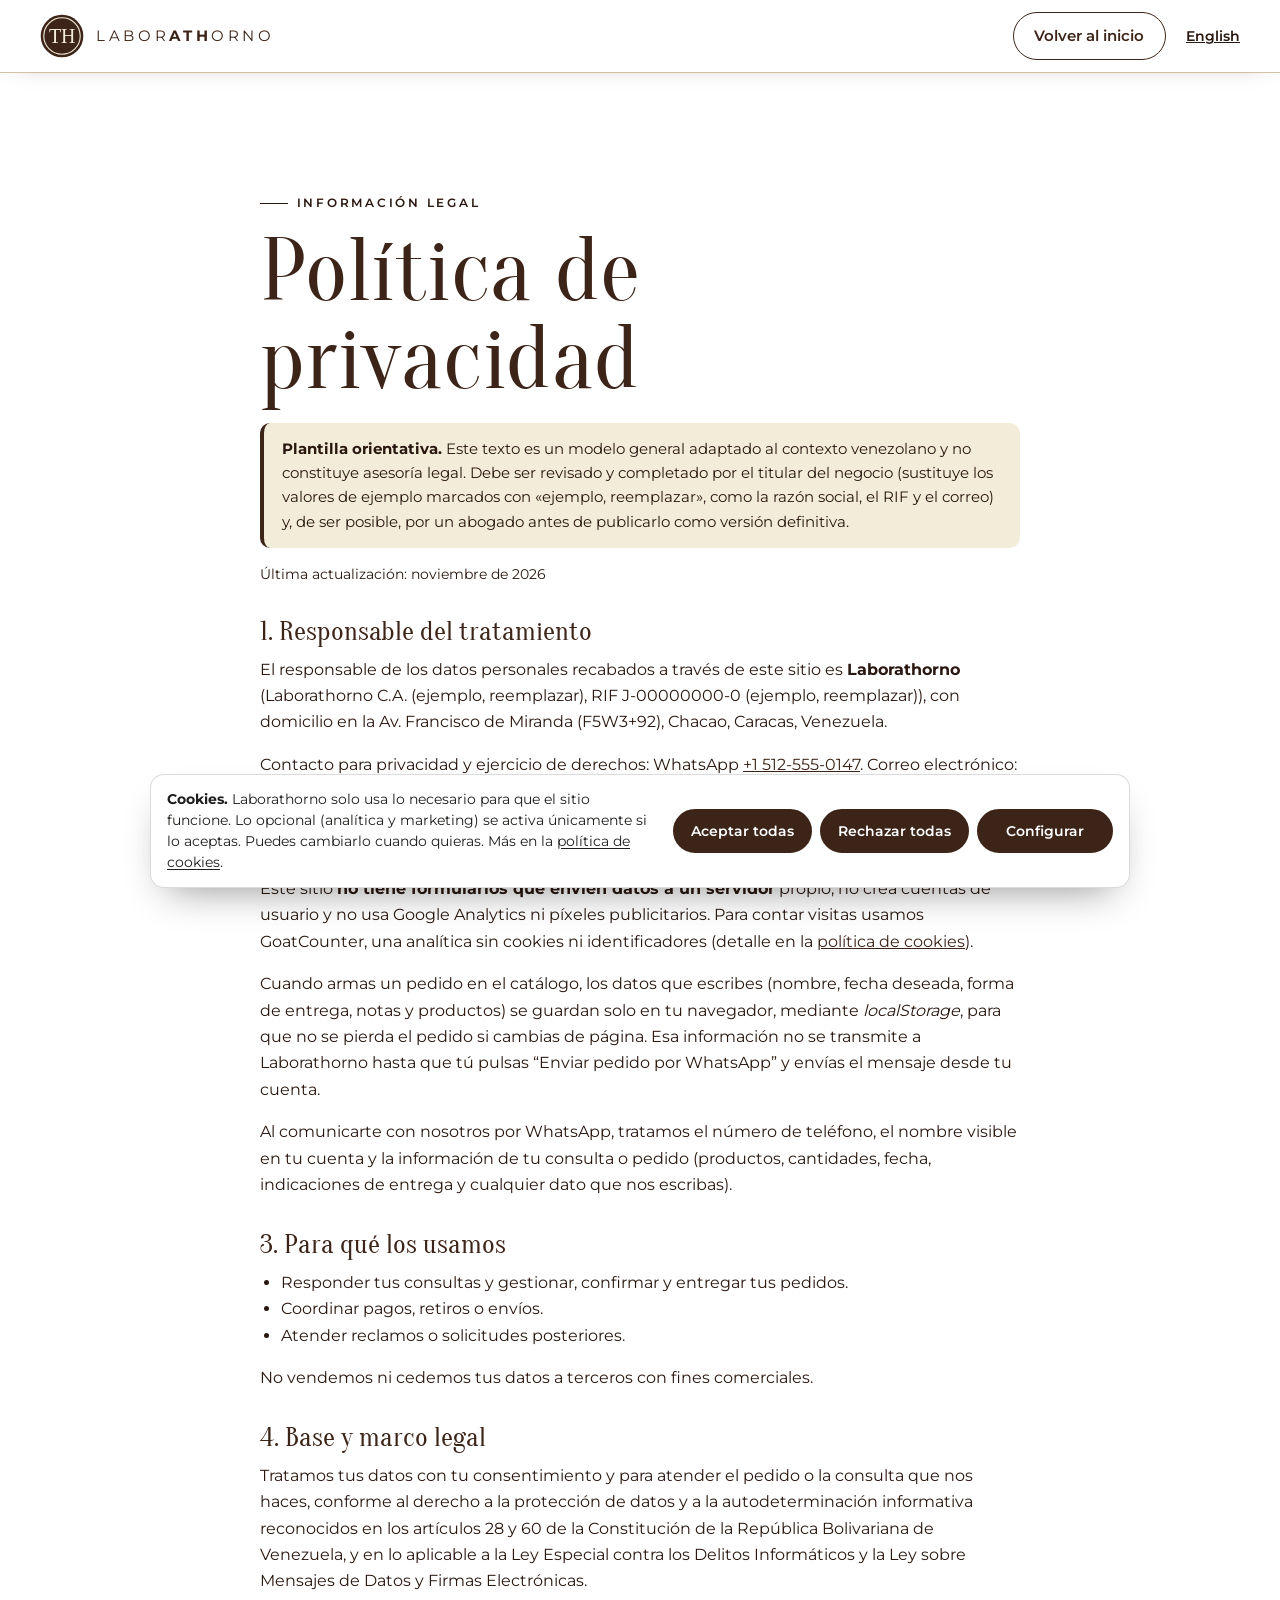
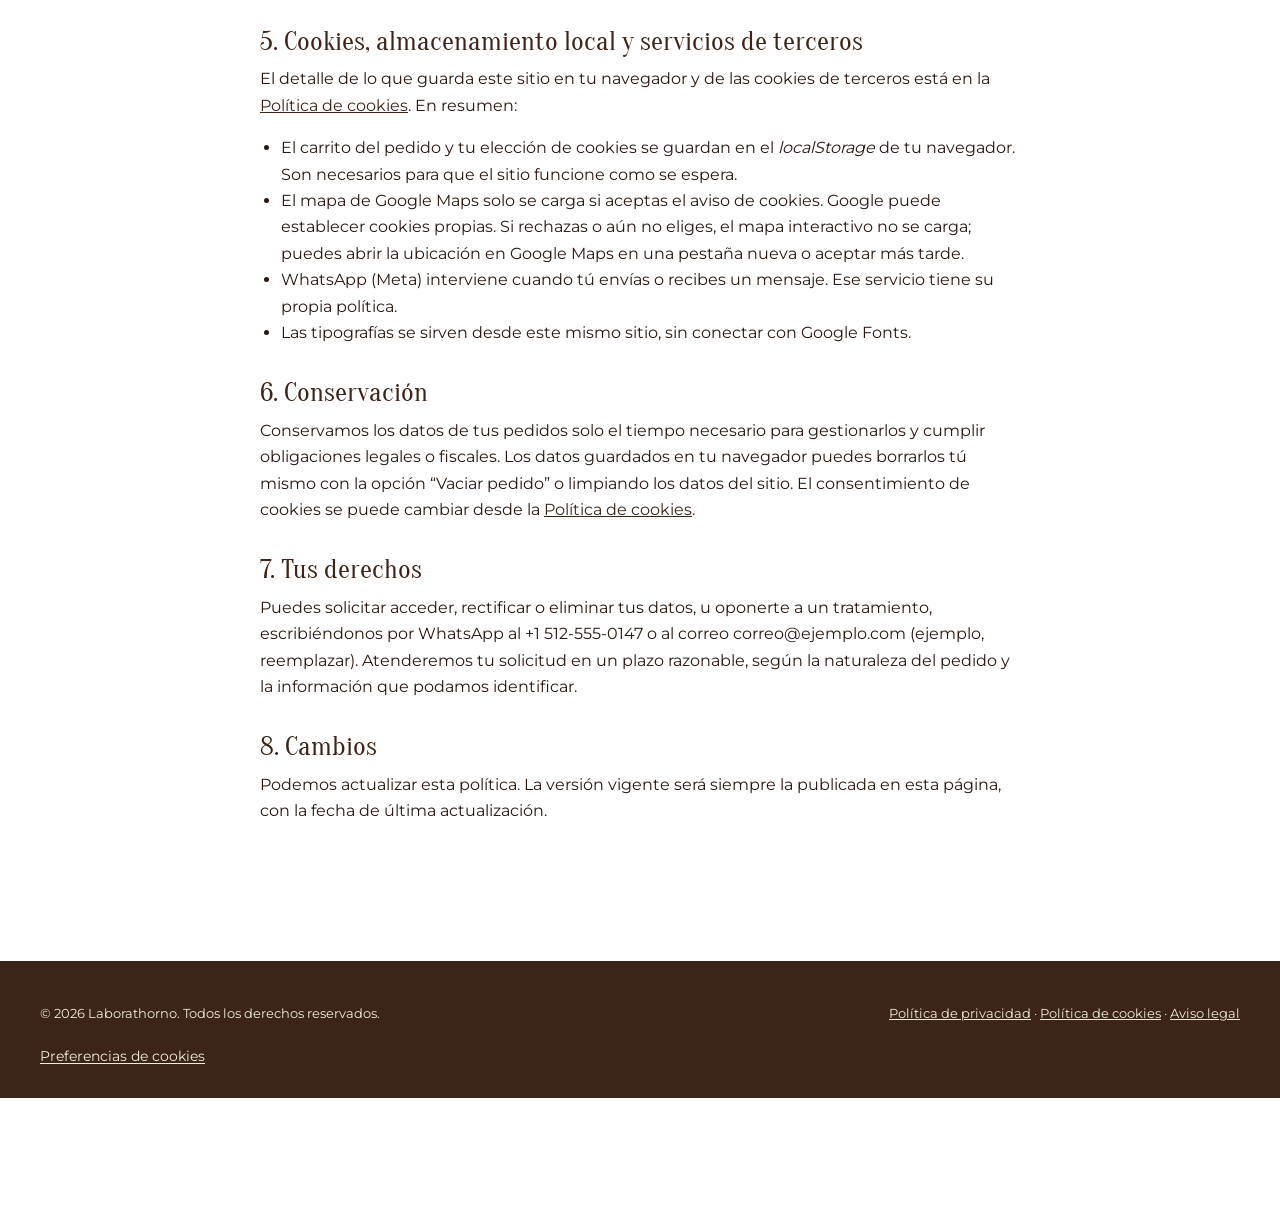
<file: privacidad.html>
<!doctype html>
<!-- Laborathorno — página legal. Concepto y desarrollo web: Jorman Bravo. PLANTILLA: revisar con un abogado antes de publicar. -->
<html lang="es-VE">
<head>
<meta charset="utf-8"><meta name="viewport" content="width=device-width, initial-scale=1">
<meta http-equiv="Content-Security-Policy" content="default-src 'self'; script-src 'self' 'sha256-mgx1gJOHqAfdCs1J1aMMllWGCMWfesEHhWV9CAmurXI=' https://gc.zgo.at; style-src 'self'; font-src 'self'; img-src 'self' data: https://jormanj2b.goatcounter.com; frame-src https://www.google.com https://maps.google.com; connect-src 'self' https://jormanj2b.goatcounter.com; object-src 'none'; base-uri 'self'; form-action 'self'; upgrade-insecure-requests">
<meta name="referrer" content="strict-origin-when-cross-origin">
<script>(function(){try{if(!localStorage.getItem("ck-laborathorno-demo"))document.documentElement.classList.add("has-cookie-banner")}catch(e){document.documentElement.classList.add("has-cookie-banner")}})();</script>
<title>Política de privacidad | Laborathorno</title>
<meta name="robots" content="noindex">
<link rel="icon" href="favicon.svg" type="image/svg+xml">
<meta name="theme-color" content="#3C2418">
<link rel="stylesheet" href="styles.css?v=5">
<script src="cookies.js?v=1" defer data-key="laborathorno-demo" data-owner="Laborathorno" data-accent="#3C2418" data-marketing-name="Marketing y contenido de terceros" data-marketing="Cargan contenido de otras empresas que puede usar sus propias cookies. Aquí: el mapa interactivo de Google Maps de nuestra ubicación. No usamos publicidad."></script>
</head>
<body class="legal-page">
<a class="skip-link" href="#main">Saltar al contenido</a>
<header class="site-header scrolled"><div class="container header-inner">
<a class="brand" href="index.html" aria-label="Laborathorno, volver al inicio"><img src="favicon.svg" width="44" height="44" alt=""><span class="brand-word">LABOR<b>ATH</b>ORNO</span></a>
<a class="btn btn-outline" href="index.html">Volver al inicio</a> <a class="lang-switch" href="en/privacy.html" hreflang="en" lang="en">English</a>
</div></header>
<main id="main" class="section"><div class="container legal">
<p class="eyebrow">Información legal</p>
<h1 class="display">Política de privacidad</h1>
<p class="legal-note"><strong>Plantilla orientativa.</strong> Este texto es un modelo general adaptado al contexto venezolano y no constituye asesoría legal. Debe ser revisado y completado por el titular del negocio (sustituye los valores de ejemplo marcados con «ejemplo, reemplazar», como la razón social, el RIF y el correo) y, de ser posible, por un abogado antes de publicarlo como versión definitiva.</p>
<p class="legal-date">Última actualización: noviembre de 2026</p>

<h2>1. Responsable del tratamiento</h2>
<p>El responsable de los datos personales recabados a través de este sitio es <strong>Laborathorno</strong> (Laborathorno C.A. (ejemplo, reemplazar), RIF J-00000000-0 (ejemplo, reemplazar)), con domicilio en la Av. Francisco de Miranda (F5W3+92), Chacao, Caracas, Venezuela.</p>
<p>Contacto para privacidad y ejercicio de derechos: WhatsApp <a href="https://wa.me/15125550147">+1 512-555-0147</a>. Correo electrónico: correo@ejemplo.com (ejemplo, reemplazar).</p>

<h2>2. Qué datos tratamos y cómo los obtenemos</h2>
<p>Este sitio <strong>no tiene formularios que envíen datos a un servidor</strong> propio, no crea cuentas de usuario y no usa Google Analytics ni píxeles publicitarios. Para contar visitas usamos GoatCounter, una analítica sin cookies ni identificadores (detalle en la <a href="cookies.html">política de cookies</a>).</p>
<p>Cuando armas un pedido en el catálogo, los datos que escribes (nombre, fecha deseada, forma de entrega, notas y productos) se guardan solo en tu navegador, mediante <em>localStorage</em>, para que no se pierda el pedido si cambias de página. Esa información no se transmite a Laborathorno hasta que tú pulsas “Enviar pedido por WhatsApp” y envías el mensaje desde tu cuenta.</p>
<p>Al comunicarte con nosotros por WhatsApp, tratamos el número de teléfono, el nombre visible en tu cuenta y la información de tu consulta o pedido (productos, cantidades, fecha, indicaciones de entrega y cualquier dato que nos escribas).</p>

<h2>3. Para qué los usamos</h2>
<ul class="legal-list">
<li>Responder tus consultas y gestionar, confirmar y entregar tus pedidos.</li>
<li>Coordinar pagos, retiros o envíos.</li>
<li>Atender reclamos o solicitudes posteriores.</li>
</ul>
<p>No vendemos ni cedemos tus datos a terceros con fines comerciales.</p>

<h2>4. Base y marco legal</h2>
<p>Tratamos tus datos con tu consentimiento y para atender el pedido o la consulta que nos haces, conforme al derecho a la protección de datos y a la autodeterminación informativa reconocidos en los artículos 28 y 60 de la Constitución de la República Bolivariana de Venezuela, y en lo aplicable a la Ley Especial contra los Delitos Informáticos y la Ley sobre Mensajes de Datos y Firmas Electrónicas.</p>

<h2>5. Cookies, almacenamiento local y servicios de terceros</h2>
<p>El detalle de lo que guarda este sitio en tu navegador y de las cookies de terceros está en la <a href="cookies.html">Política de cookies</a>. En resumen:</p>
<ul class="legal-list">
<li>El carrito del pedido y tu elección de cookies se guardan en el <em>localStorage</em> de tu navegador. Son necesarios para que el sitio funcione como se espera.</li>
<li>El mapa de Google Maps solo se carga si aceptas el aviso de cookies. Google puede establecer cookies propias. Si rechazas o aún no eliges, el mapa interactivo no se carga; puedes abrir la ubicación en Google Maps en una pestaña nueva o aceptar más tarde.</li>
<li>WhatsApp (Meta) interviene cuando tú envías o recibes un mensaje. Ese servicio tiene su propia política.</li>
<li>Las tipografías se sirven desde este mismo sitio, sin conectar con Google Fonts.</li>
</ul>

<h2>6. Conservación</h2>
<p>Conservamos los datos de tus pedidos solo el tiempo necesario para gestionarlos y cumplir obligaciones legales o fiscales. Los datos guardados en tu navegador puedes borrarlos tú mismo con la opción “Vaciar pedido” o limpiando los datos del sitio. El consentimiento de cookies se puede cambiar desde la <a href="cookies.html">Política de cookies</a>.</p>

<h2>7. Tus derechos</h2>
<p>Puedes solicitar acceder, rectificar o eliminar tus datos, u oponerte a un tratamiento, escribiéndonos por WhatsApp al +1 512-555-0147 o al correo correo@ejemplo.com (ejemplo, reemplazar). Atenderemos tu solicitud en un plazo razonable, según la naturaleza del pedido y la información que podamos identificar.</p>

<h2>8. Cambios</h2>
<p>Podemos actualizar esta política. La versión vigente será siempre la publicada en esta página, con la fecha de última actualización.</p>

</div></main>
<footer class="site-footer"><div class="container footer-bottom">
<p>© 2026 Laborathorno. Todos los derechos reservados.</p>
<p><a href="privacidad.html">Política de privacidad</a> · <a href="cookies.html">Política de cookies</a> · <a href="aviso-legal.html">Aviso legal</a></p>
</div></footer>
<script src="consent.js" defer></script>
<script data-goatcounter="https://jormanj2b.goatcounter.com/count" async src="//gc.zgo.at/count.js"></script>
</body></html>
</file>
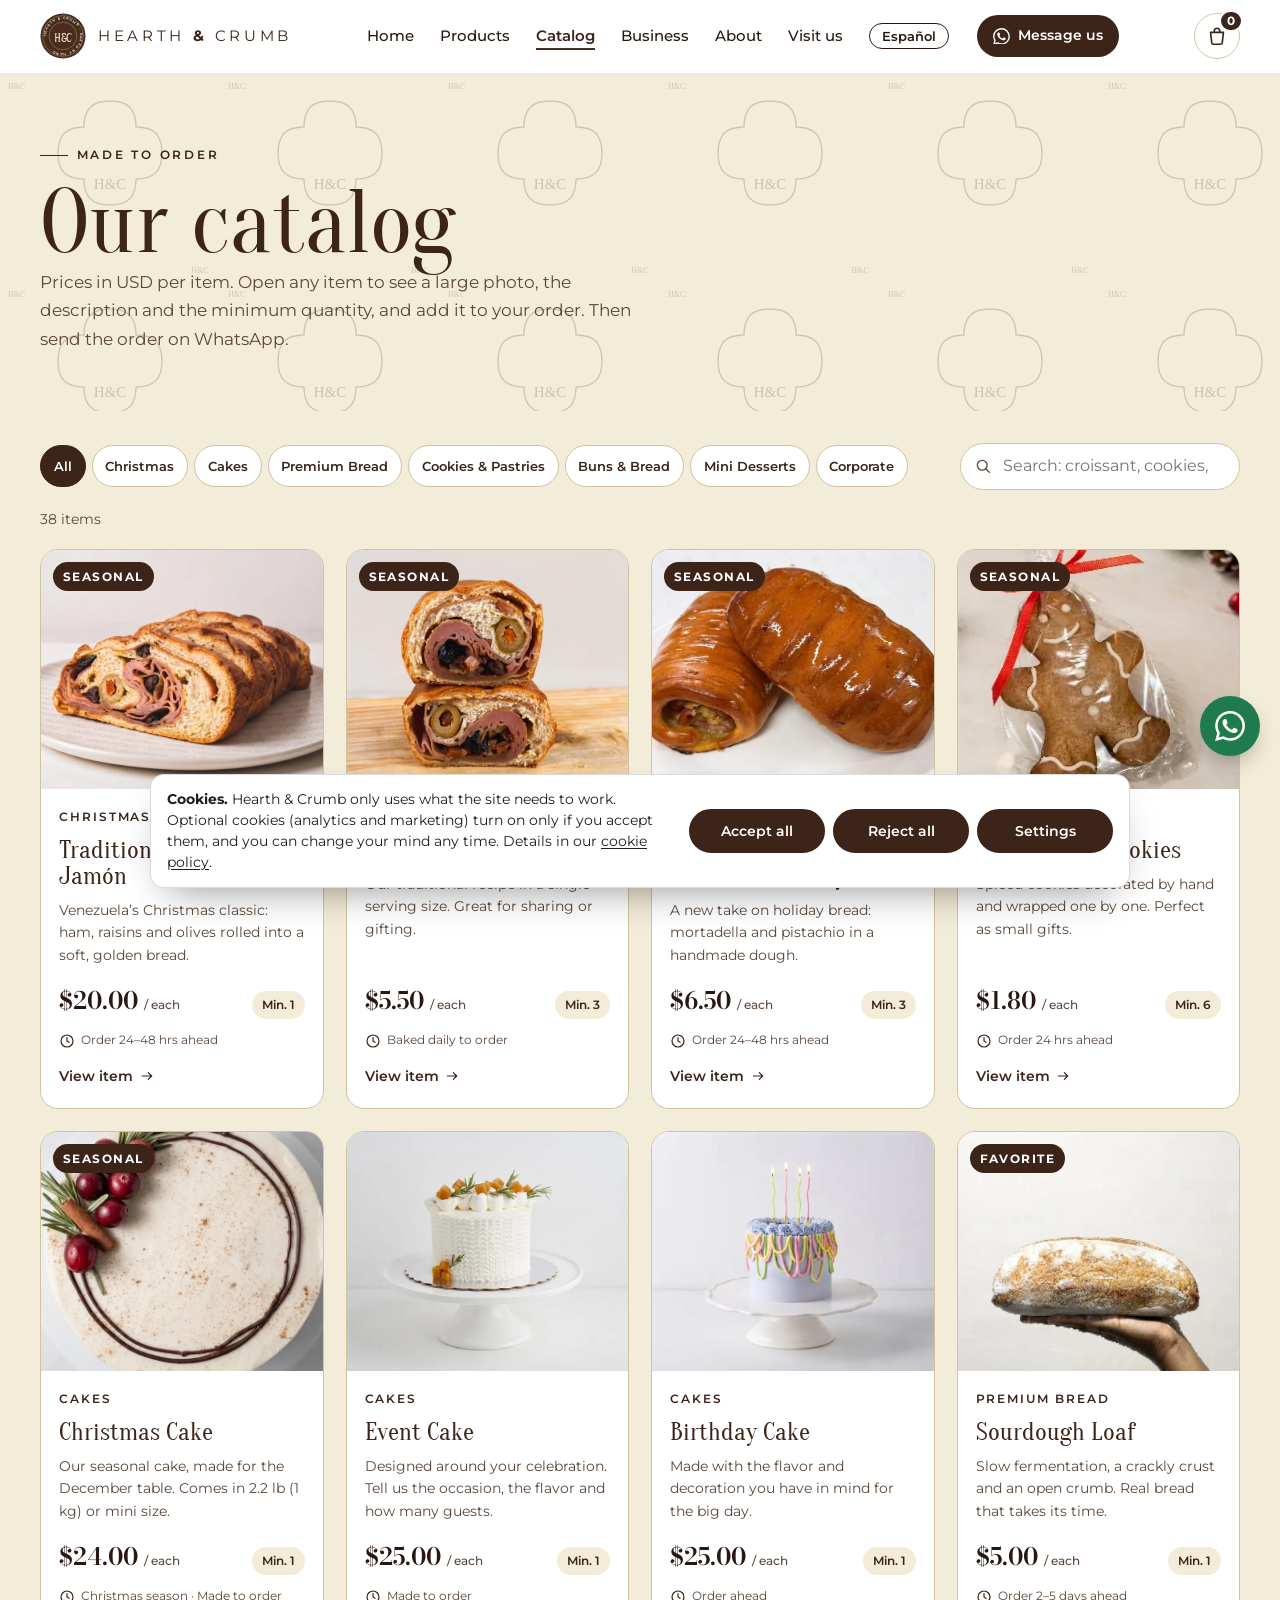
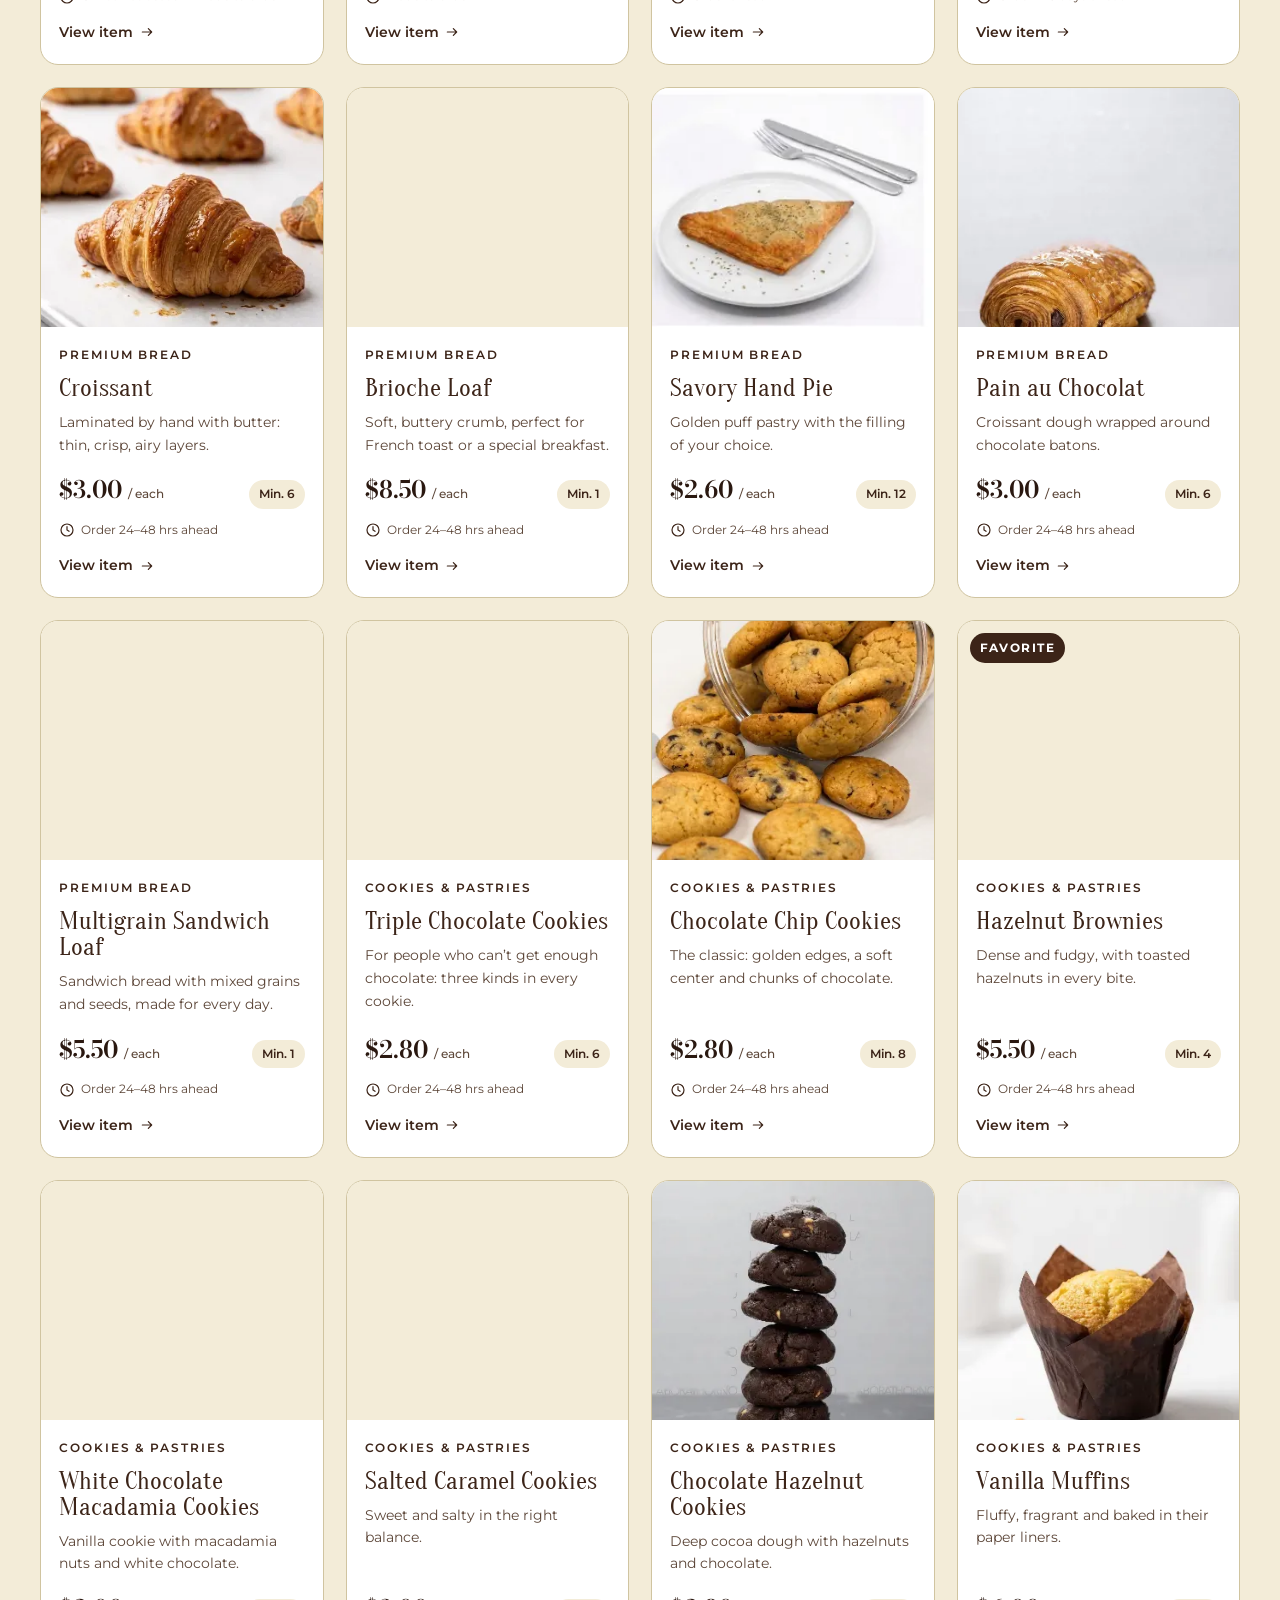
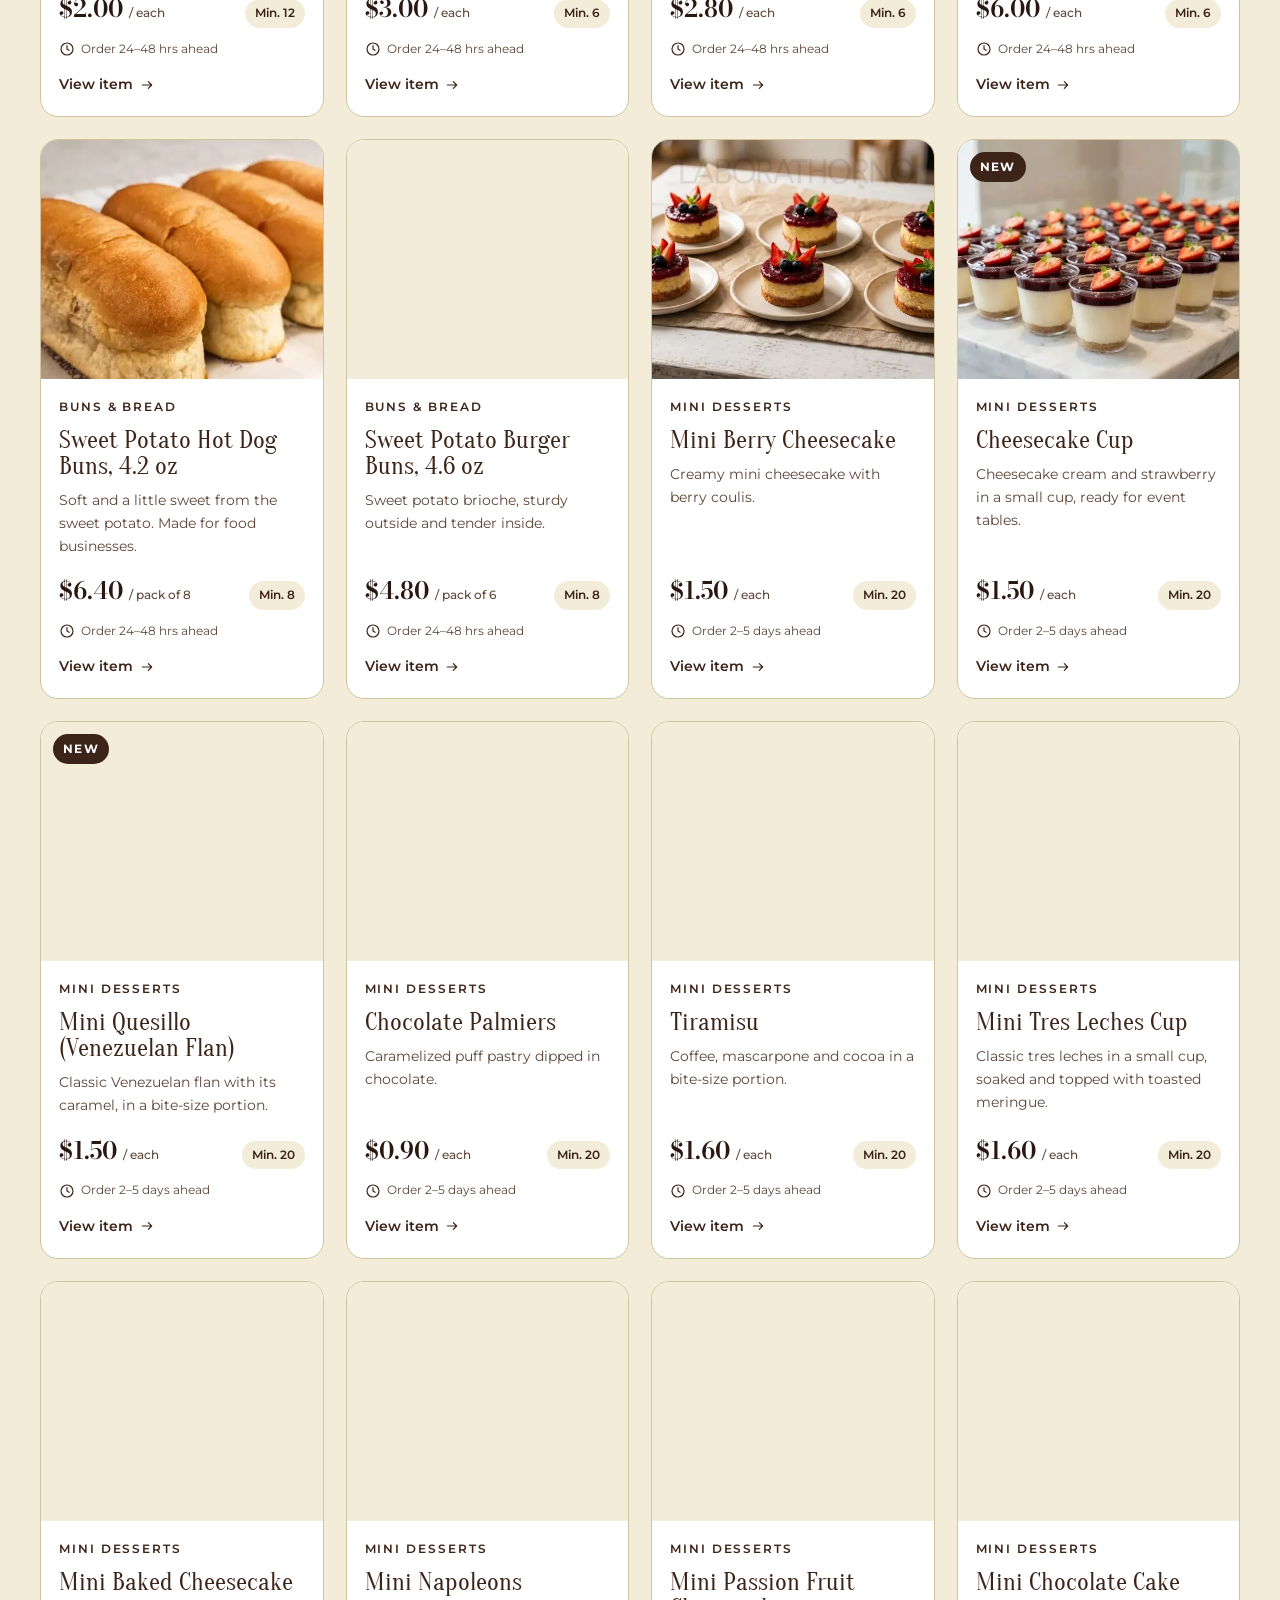
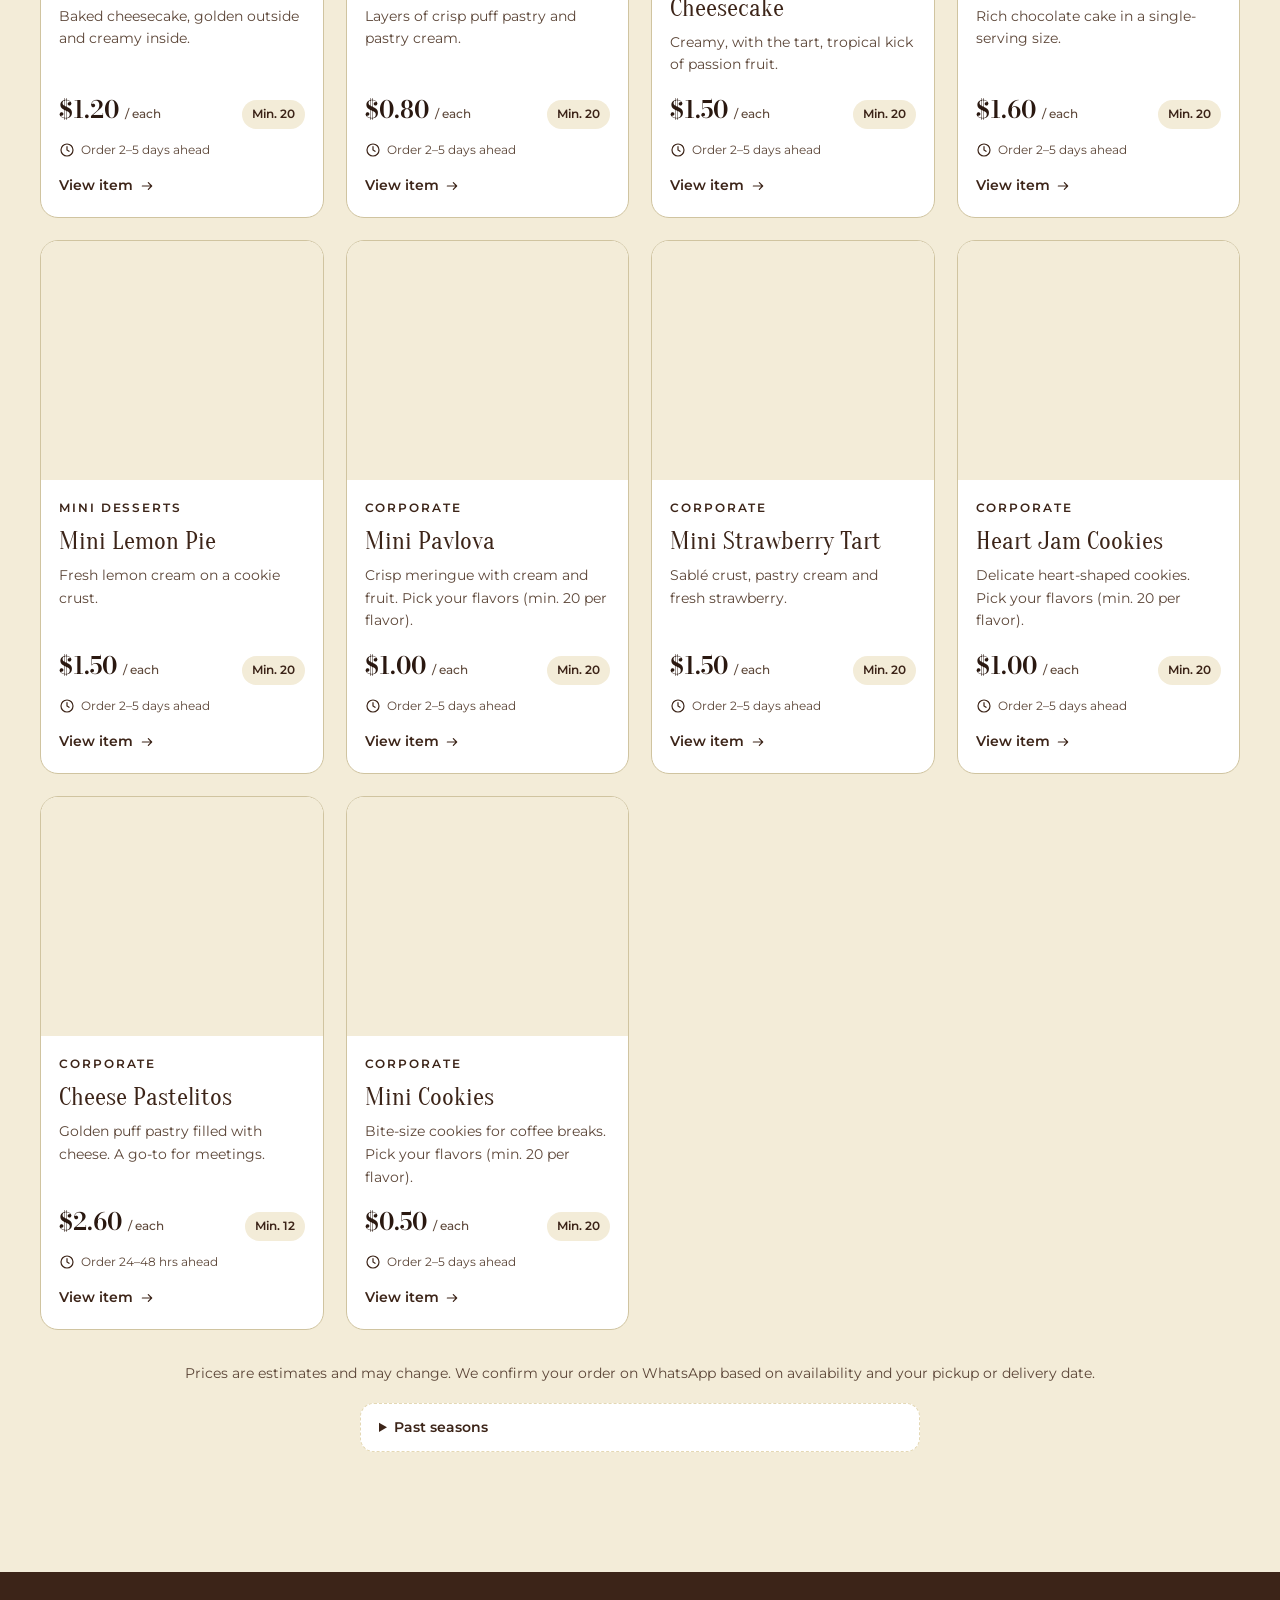
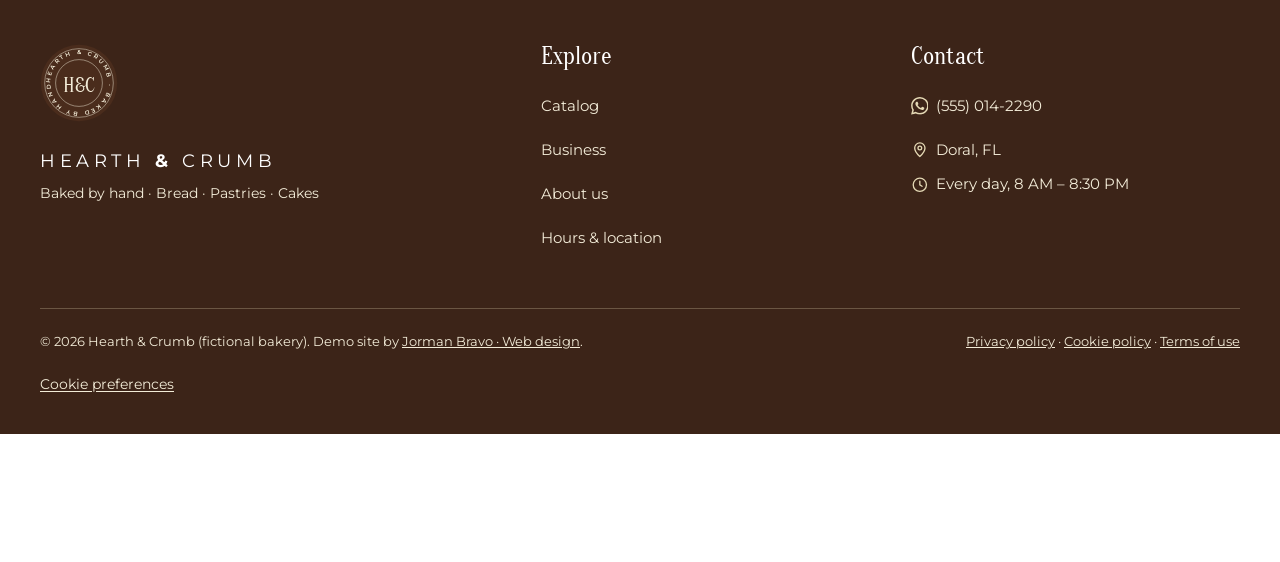
<file: en/catalog.html>
<!doctype html>
<!--
  Hearth & Crumb — catálogo (demo ficticia en inglés).
  Concepto, diseño y desarrollo: Jorman Bravo (propuesta de portafolio, Página Ya, 2026).
  El catálogo se edita en products.js.
-->
<html lang="en">
<head>
  <meta charset="utf-8">
  <meta http-equiv="Content-Security-Policy" content="default-src 'self'; script-src 'self' 'sha256-Zi95ABG3+LDgZWgJyCC/j9h2Ux1lExFHizyGtp0lrHw=' https://gc.zgo.at; style-src 'self'; font-src 'self'; img-src 'self' data: https://jormanj2b.goatcounter.com; frame-src https://www.google.com https://maps.google.com; connect-src 'self' https://jormanj2b.goatcounter.com; object-src 'none'; base-uri 'self'; form-action 'self'; upgrade-insecure-requests">
  <meta name="referrer" content="strict-origin-when-cross-origin">
  <meta name="viewport" content="width=device-width, initial-scale=1">
  <script>(function(){try{if(!localStorage.getItem("ck-hearthcrumb-demo"))document.documentElement.classList.add("has-cookie-banner")}catch(e){document.documentElement.classList.add("has-cookie-banner")}})();</script>
  <meta name="theme-color" content="#3C2418">
  <meta name="format-detection" content="telephone=no">
  <meta property="og:type" content="website">
  <meta property="og:locale" content="en_US">
  <meta property="og:site_name" content="Hearth &amp; Crumb">
  <meta property="og:image" content="https://jormanbravo.com/laborathorno-demo/en/img/og.jpg">
  <meta property="og:image:type" content="image/jpeg">
  <meta property="og:image:width" content="1200">
  <meta property="og:image:height" content="630">
  <meta property="og:image:alt" content="Cake, mini desserts and artisan bread from Hearth &amp; Crumb, a bakery in Doral, Florida">
  <meta name="twitter:card" content="summary_large_image">
  <meta name="twitter:image" content="https://jormanbravo.com/laborathorno-demo/en/img/og.jpg">
  <meta name="twitter:image:alt" content="Cake, mini desserts and artisan bread from Hearth &amp; Crumb, a bakery in Doral, Florida">
  <link rel="icon" href="img/favicon.svg" type="image/svg+xml">
  <link rel="icon" href="img/favicon-32.png" sizes="32x32" type="image/png">
  <link rel="apple-touch-icon" href="img/apple-touch-icon.png">
  <link rel="preload" href="../fonts/oranienbaum-normal-400-latin.woff2" as="font" type="font/woff2" crossorigin>
  <link rel="preload" href="../fonts/montserrat-normal-400-latin.woff2" as="font" type="font/woff2" crossorigin>
  <link rel="stylesheet" href="../styles.css?v=5">
  <title>Catalog | Hearth &amp; Crumb, artisan bakery in Doral, FL</title>
  <meta name="description" content="Hearth &amp; Crumb catalog, Doral, FL: bread, pastries, cookies, cakes and mini desserts. See each item’s price and minimum quantity, then send your order on WhatsApp.">
  <link rel="canonical" href="https://jormanbravo.com/laborathorno-demo/en/catalog.html">
  <link rel="alternate" hreflang="en" href="https://jormanbravo.com/laborathorno-demo/en/catalog.html">
  <link rel="alternate" hreflang="es" href="https://jormanbravo.com/laborathorno-demo/catalogo.html">
  <meta property="og:title" content="Hearth &amp; Crumb catalog">
  <meta property="og:description" content="Artisan bread, pastries, cakes and mini desserts. Price, description and minimum for each item. Orders on WhatsApp.">
  <meta property="og:url" content="https://jormanbravo.com/laborathorno-demo/en/catalog.html">
  <meta name="twitter:title" content="Hearth &amp; Crumb catalog">
  <meta name="twitter:description" content="Artisan bread, pastries, cakes and mini desserts. Orders on WhatsApp.">
  <script type="application/ld+json">
  {
    "@context": "https://schema.org",
    "@type": "Bakery",
    "name": "Hearth & Crumb",
    "description": "Artisan bakery in Doral, Florida: bread, pastries and cakes. Fictional demo business.",
    "url": "https://jormanbravo.com/laborathorno-demo/en/",
    "image": "https://jormanbravo.com/laborathorno-demo/en/img/og.jpg",
    "logo": "https://jormanbravo.com/laborathorno-demo/en/img/logo-512.png",
    "telephone": "+1-555-014-2290",
    "priceRange": "$",
    "currenciesAccepted": "USD",
    "servesCuisine": ["Bakery", "Pastry"],
    "address": {
      "@type": "PostalAddress",
      "streetAddress": "8200 NW Example Ave",
      "addressLocality": "Doral",
      "addressRegion": "FL",
      "postalCode": "33166",
      "addressCountry": "US"
    },
    "geo": { "@type": "GeoCoordinates", "latitude": 25.8195, "longitude": -80.3553 },
    "hasMap": "https://www.google.com/maps/search/?api=1&query=Doral%2C%20FL",
    "openingHoursSpecification": [{
      "@type": "OpeningHoursSpecification",
      "dayOfWeek": ["Monday","Tuesday","Wednesday","Thursday","Friday","Saturday","Sunday"],
      "opens": "08:00", "closes": "20:30"
    }],
    "potentialAction": { "@type": "OrderAction", "target": "https://jormanbravo.com/laborathorno-demo/en/catalog.html" }
  }
  </script>
  <script type="application/ld+json">{"@context":"https://schema.org","@type":"ItemList","name":"Hearth & Crumb catalog","itemListElement":[{"@type":"ListItem","position":1,"url":"https://jormanbravo.com/laborathorno-demo/en/catalog.html#producto-pan-jamon","item":{"@type":"Product","@id":"https://jormanbravo.com/laborathorno-demo/en/catalog.html#producto-pan-jamon","name":"Traditional Pan de Jamón","description":"Venezuela’s Christmas classic: ham, raisins and olives rolled into a soft, golden bread.","sku":"pan-jamon","brand":{"@type":"Brand","name":"Hearth & Crumb"},"image":"https://jormanbravo.com/laborathorno-demo/images/pan-jamon-tradicional-1.webp","offers":{"@type":"Offer","priceCurrency":"USD","price":"20.00","availability":"https://schema.org/InStock","url":"https://jormanbravo.com/laborathorno-demo/en/catalog.html#producto-pan-jamon"}}},{"@type":"ListItem","position":2,"url":"https://jormanbravo.com/laborathorno-demo/en/catalog.html#producto-mini-pan-jamon","item":{"@type":"Product","@id":"https://jormanbravo.com/laborathorno-demo/en/catalog.html#producto-mini-pan-jamon","name":"Mini Pan de Jamón","description":"Our traditional recipe in a single-serving size. Great for sharing or gifting.","sku":"mini-pan-jamon","brand":{"@type":"Brand","name":"Hearth & Crumb"},"image":"https://jormanbravo.com/laborathorno-demo/images/mini-pan-jamon-tradicional-1.webp","offers":{"@type":"Offer","priceCurrency":"USD","price":"5.50","availability":"https://schema.org/InStock","url":"https://jormanbravo.com/laborathorno-demo/en/catalog.html#producto-mini-pan-jamon"}}},{"@type":"ListItem","position":3,"url":"https://jormanbravo.com/laborathorno-demo/en/catalog.html#producto-mini-pan-mortadela","item":{"@type":"Product","@id":"https://jormanbravo.com/laborathorno-demo/en/catalog.html#producto-mini-pan-mortadela","name":"Mini Mortadella & Pistachio Holiday Bread","description":"A new take on holiday bread: mortadella and pistachio in a handmade dough.","sku":"mini-pan-mortadela","brand":{"@type":"Brand","name":"Hearth & Crumb"},"image":"https://jormanbravo.com/laborathorno-demo/en/img/mini-pan-mortadela-pistacho-1.webp","offers":{"@type":"Offer","priceCurrency":"USD","price":"6.50","availability":"https://schema.org/InStock","url":"https://jormanbravo.com/laborathorno-demo/en/catalog.html#producto-mini-pan-mortadela"}}},{"@type":"ListItem","position":4,"url":"https://jormanbravo.com/laborathorno-demo/en/catalog.html#producto-galletas-jengibre","item":{"@type":"Product","@id":"https://jormanbravo.com/laborathorno-demo/en/catalog.html#producto-galletas-jengibre","name":"Gingerbread Cookies","description":"Spiced cookies decorated by hand and wrapped one by one. Perfect as small gifts.","sku":"galletas-jengibre","brand":{"@type":"Brand","name":"Hearth & Crumb"},"image":"https://jormanbravo.com/laborathorno-demo/images/galletas-jengibre.webp","offers":{"@type":"Offer","priceCurrency":"USD","price":"1.80","availability":"https://schema.org/InStock","url":"https://jormanbravo.com/laborathorno-demo/en/catalog.html#producto-galletas-jengibre"}}},{"@type":"ListItem","position":5,"url":"https://jormanbravo.com/laborathorno-demo/en/catalog.html#producto-torta-navidena","item":{"@type":"Product","@id":"https://jormanbravo.com/laborathorno-demo/en/catalog.html#producto-torta-navidena","name":"Christmas Cake","description":"Our seasonal cake, made for the December table. Comes in 2.2 lb (1 kg) or mini size.","sku":"torta-navidena","brand":{"@type":"Brand","name":"Hearth & Crumb"},"image":"https://jormanbravo.com/laborathorno-demo/images/torta-navidena-1.webp","offers":{"@type":"Offer","priceCurrency":"USD","price":"24.00","availability":"https://schema.org/InStock","url":"https://jormanbravo.com/laborathorno-demo/en/catalog.html#producto-torta-navidena"}}},{"@type":"ListItem","position":6,"url":"https://jormanbravo.com/laborathorno-demo/en/catalog.html#producto-torta-eventos","item":{"@type":"Product","@id":"https://jormanbravo.com/laborathorno-demo/en/catalog.html#producto-torta-eventos","name":"Event Cake","description":"Designed around your celebration. Tell us the occasion, the flavor and how many guests.","sku":"torta-eventos","brand":{"@type":"Brand","name":"Hearth & Crumb"},"image":"https://jormanbravo.com/laborathorno-demo/images/torta-eventos-1.webp","offers":{"@type":"Offer","priceCurrency":"USD","price":"25.00","availability":"https://schema.org/InStock","url":"https://jormanbravo.com/laborathorno-demo/en/catalog.html#producto-torta-eventos"}}},{"@type":"ListItem","position":7,"url":"https://jormanbravo.com/laborathorno-demo/en/catalog.html#producto-torta-cumpleanos","item":{"@type":"Product","@id":"https://jormanbravo.com/laborathorno-demo/en/catalog.html#producto-torta-cumpleanos","name":"Birthday Cake","description":"Made with the flavor and decoration you have in mind for the big day.","sku":"torta-cumpleanos","brand":{"@type":"Brand","name":"Hearth & Crumb"},"image":"https://jormanbravo.com/laborathorno-demo/images/torta-cumpleanos.webp","offers":{"@type":"Offer","priceCurrency":"USD","price":"25.00","availability":"https://schema.org/InStock","url":"https://jormanbravo.com/laborathorno-demo/en/catalog.html#producto-torta-cumpleanos"}}},{"@type":"ListItem","position":8,"url":"https://jormanbravo.com/laborathorno-demo/en/catalog.html#producto-hogaza","item":{"@type":"Product","@id":"https://jormanbravo.com/laborathorno-demo/en/catalog.html#producto-hogaza","name":"Sourdough Loaf","description":"Slow fermentation, a crackly crust and an open crumb. Real bread that takes its time.","sku":"hogaza","brand":{"@type":"Brand","name":"Hearth & Crumb"},"image":"https://jormanbravo.com/laborathorno-demo/en/img/hogaza-masa-madre.webp","offers":{"@type":"Offer","priceCurrency":"USD","price":"5.00","availability":"https://schema.org/InStock","url":"https://jormanbravo.com/laborathorno-demo/en/catalog.html#producto-hogaza"}}},{"@type":"ListItem","position":9,"url":"https://jormanbravo.com/laborathorno-demo/en/catalog.html#producto-croissant","item":{"@type":"Product","@id":"https://jormanbravo.com/laborathorno-demo/en/catalog.html#producto-croissant","name":"Croissant","description":"Laminated by hand with butter: thin, crisp, airy layers.","sku":"croissant","brand":{"@type":"Brand","name":"Hearth & Crumb"},"image":"https://jormanbravo.com/laborathorno-demo/en/img/croissant.webp","offers":{"@type":"Offer","priceCurrency":"USD","price":"3.00","availability":"https://schema.org/InStock","url":"https://jormanbravo.com/laborathorno-demo/en/catalog.html#producto-croissant"}}},{"@type":"ListItem","position":10,"url":"https://jormanbravo.com/laborathorno-demo/en/catalog.html#producto-brioche-molde","item":{"@type":"Product","@id":"https://jormanbravo.com/laborathorno-demo/en/catalog.html#producto-brioche-molde","name":"Brioche Loaf","description":"Soft, buttery crumb, perfect for French toast or a special breakfast.","sku":"brioche-molde","brand":{"@type":"Brand","name":"Hearth & Crumb"},"image":"https://jormanbravo.com/laborathorno-demo/en/img/brioche-molde.webp","offers":{"@type":"Offer","priceCurrency":"USD","price":"8.50","availability":"https://schema.org/InStock","url":"https://jormanbravo.com/laborathorno-demo/en/catalog.html#producto-brioche-molde"}}},{"@type":"ListItem","position":11,"url":"https://jormanbravo.com/laborathorno-demo/en/catalog.html#producto-pastel","item":{"@type":"Product","@id":"https://jormanbravo.com/laborathorno-demo/en/catalog.html#producto-pastel","name":"Savory Hand Pie","description":"Golden puff pastry with the filling of your choice.","sku":"pastel","brand":{"@type":"Brand","name":"Hearth & Crumb"},"image":"https://jormanbravo.com/laborathorno-demo/images/pastel-ricota-espinaca.webp","offers":{"@type":"Offer","priceCurrency":"USD","price":"2.60","availability":"https://schema.org/InStock","url":"https://jormanbravo.com/laborathorno-demo/en/catalog.html#producto-pastel"}}},{"@type":"ListItem","position":12,"url":"https://jormanbravo.com/laborathorno-demo/en/catalog.html#producto-pan-chocolate","item":{"@type":"Product","@id":"https://jormanbravo.com/laborathorno-demo/en/catalog.html#producto-pan-chocolate","name":"Pain au Chocolat","description":"Croissant dough wrapped around chocolate batons.","sku":"pan-chocolate","brand":{"@type":"Brand","name":"Hearth & Crumb"},"image":"https://jormanbravo.com/laborathorno-demo/en/img/pan-de-chocolate.webp","offers":{"@type":"Offer","priceCurrency":"USD","price":"3.00","availability":"https://schema.org/InStock","url":"https://jormanbravo.com/laborathorno-demo/en/catalog.html#producto-pan-chocolate"}}},{"@type":"ListItem","position":13,"url":"https://jormanbravo.com/laborathorno-demo/en/catalog.html#producto-pan-multicereal","item":{"@type":"Product","@id":"https://jormanbravo.com/laborathorno-demo/en/catalog.html#producto-pan-multicereal","name":"Multigrain Sandwich Loaf","description":"Sandwich bread with mixed grains and seeds, made for every day.","sku":"pan-multicereal","brand":{"@type":"Brand","name":"Hearth & Crumb"},"image":"https://jormanbravo.com/laborathorno-demo/en/img/pan-multicereal.webp","offers":{"@type":"Offer","priceCurrency":"USD","price":"5.50","availability":"https://schema.org/InStock","url":"https://jormanbravo.com/laborathorno-demo/en/catalog.html#producto-pan-multicereal"}}},{"@type":"ListItem","position":14,"url":"https://jormanbravo.com/laborathorno-demo/en/catalog.html#producto-cookies-triple","item":{"@type":"Product","@id":"https://jormanbravo.com/laborathorno-demo/en/catalog.html#producto-cookies-triple","name":"Triple Chocolate Cookies","description":"For people who can’t get enough chocolate: three kinds in every cookie.","sku":"cookies-triple","brand":{"@type":"Brand","name":"Hearth & Crumb"},"image":"https://jormanbravo.com/laborathorno-demo/en/img/cookies-triple-chocolate.webp","offers":{"@type":"Offer","priceCurrency":"USD","price":"2.80","availability":"https://schema.org/InStock","url":"https://jormanbravo.com/laborathorno-demo/en/catalog.html#producto-cookies-triple"}}},{"@type":"ListItem","position":15,"url":"https://jormanbravo.com/laborathorno-demo/en/catalog.html#producto-cookies-chocolate","item":{"@type":"Product","@id":"https://jormanbravo.com/laborathorno-demo/en/catalog.html#producto-cookies-chocolate","name":"Chocolate Chip Cookies","description":"The classic: golden edges, a soft center and chunks of chocolate.","sku":"cookies-chocolate","brand":{"@type":"Brand","name":"Hearth & Crumb"},"image":"https://jormanbravo.com/laborathorno-demo/images/cookies-chocolate.webp","offers":{"@type":"Offer","priceCurrency":"USD","price":"2.80","availability":"https://schema.org/InStock","url":"https://jormanbravo.com/laborathorno-demo/en/catalog.html#producto-cookies-chocolate"}}},{"@type":"ListItem","position":16,"url":"https://jormanbravo.com/laborathorno-demo/en/catalog.html#producto-brownies","item":{"@type":"Product","@id":"https://jormanbravo.com/laborathorno-demo/en/catalog.html#producto-brownies","name":"Hazelnut Brownies","description":"Dense and fudgy, with toasted hazelnuts in every bite.","sku":"brownies","brand":{"@type":"Brand","name":"Hearth & Crumb"},"image":"https://jormanbravo.com/laborathorno-demo/en/img/brownies-avellanas.webp","offers":{"@type":"Offer","priceCurrency":"USD","price":"5.50","availability":"https://schema.org/InStock","url":"https://jormanbravo.com/laborathorno-demo/en/catalog.html#producto-brownies"}}},{"@type":"ListItem","position":17,"url":"https://jormanbravo.com/laborathorno-demo/en/catalog.html#producto-cookies-macadamia","item":{"@type":"Product","@id":"https://jormanbravo.com/laborathorno-demo/en/catalog.html#producto-cookies-macadamia","name":"White Chocolate Macadamia Cookies","description":"Vanilla cookie with macadamia nuts and white chocolate.","sku":"cookies-macadamia","brand":{"@type":"Brand","name":"Hearth & Crumb"},"image":"https://jormanbravo.com/laborathorno-demo/en/img/cookies-macadamia.webp","offers":{"@type":"Offer","priceCurrency":"USD","price":"2.00","availability":"https://schema.org/InStock","url":"https://jormanbravo.com/laborathorno-demo/en/catalog.html#producto-cookies-macadamia"}}},{"@type":"ListItem","position":18,"url":"https://jormanbravo.com/laborathorno-demo/en/catalog.html#producto-cookies-caramelo","item":{"@type":"Product","@id":"https://jormanbravo.com/laborathorno-demo/en/catalog.html#producto-cookies-caramelo","name":"Salted Caramel Cookies","description":"Sweet and salty in the right balance.","sku":"cookies-caramelo","brand":{"@type":"Brand","name":"Hearth & Crumb"},"image":"https://jormanbravo.com/laborathorno-demo/en/img/cookies-caramelo-salado.webp","offers":{"@type":"Offer","priceCurrency":"USD","price":"3.00","availability":"https://schema.org/InStock","url":"https://jormanbravo.com/laborathorno-demo/en/catalog.html#producto-cookies-caramelo"}}},{"@type":"ListItem","position":19,"url":"https://jormanbravo.com/laborathorno-demo/en/catalog.html#producto-cookies-avellana","item":{"@type":"Product","@id":"https://jormanbravo.com/laborathorno-demo/en/catalog.html#producto-cookies-avellana","name":"Chocolate Hazelnut Cookies","description":"Deep cocoa dough with hazelnuts and chocolate.","sku":"cookies-avellana","brand":{"@type":"Brand","name":"Hearth & Crumb"},"image":"https://jormanbravo.com/laborathorno-demo/en/img/cookies-chocolate-avellana.webp","offers":{"@type":"Offer","priceCurrency":"USD","price":"2.80","availability":"https://schema.org/InStock","url":"https://jormanbravo.com/laborathorno-demo/en/catalog.html#producto-cookies-avellana"}}},{"@type":"ListItem","position":20,"url":"https://jormanbravo.com/laborathorno-demo/en/catalog.html#producto-muffins-vainilla","item":{"@type":"Product","@id":"https://jormanbravo.com/laborathorno-demo/en/catalog.html#producto-muffins-vainilla","name":"Vanilla Muffins","description":"Fluffy, fragrant and baked in their paper liners.","sku":"muffins-vainilla","brand":{"@type":"Brand","name":"Hearth & Crumb"},"image":"https://jormanbravo.com/laborathorno-demo/en/img/muffins-vainilla.webp","offers":{"@type":"Offer","priceCurrency":"USD","price":"6.00","availability":"https://schema.org/InStock","url":"https://jormanbravo.com/laborathorno-demo/en/catalog.html#producto-muffins-vainilla"}}},{"@type":"ListItem","position":21,"url":"https://jormanbravo.com/laborathorno-demo/en/catalog.html#producto-pan-perro-batata","item":{"@type":"Product","@id":"https://jormanbravo.com/laborathorno-demo/en/catalog.html#producto-pan-perro-batata","name":"Sweet Potato Hot Dog Buns, 4.2 oz","description":"Soft and a little sweet from the sweet potato. Made for food businesses.","sku":"pan-perro-batata","brand":{"@type":"Brand","name":"Hearth & Crumb"},"image":"https://jormanbravo.com/laborathorno-demo/en/img/pan-perro-batata.webp","offers":{"@type":"Offer","priceCurrency":"USD","price":"6.40","availability":"https://schema.org/InStock","url":"https://jormanbravo.com/laborathorno-demo/en/catalog.html#producto-pan-perro-batata"}}},{"@type":"ListItem","position":22,"url":"https://jormanbravo.com/laborathorno-demo/en/catalog.html#producto-pan-hamburguesa-batata","item":{"@type":"Product","@id":"https://jormanbravo.com/laborathorno-demo/en/catalog.html#producto-pan-hamburguesa-batata","name":"Sweet Potato Burger Buns, 4.6 oz","description":"Sweet potato brioche, sturdy outside and tender inside.","sku":"pan-hamburguesa-batata","brand":{"@type":"Brand","name":"Hearth & Crumb"},"image":"https://jormanbravo.com/laborathorno-demo/en/img/pan-hamburguesa-batata.webp","offers":{"@type":"Offer","priceCurrency":"USD","price":"4.80","availability":"https://schema.org/InStock","url":"https://jormanbravo.com/laborathorno-demo/en/catalog.html#producto-pan-hamburguesa-batata"}}},{"@type":"ListItem","position":23,"url":"https://jormanbravo.com/laborathorno-demo/en/catalog.html#producto-mp-cheesecake-frutos","item":{"@type":"Product","@id":"https://jormanbravo.com/laborathorno-demo/en/catalog.html#producto-mp-cheesecake-frutos","name":"Mini Berry Cheesecake","description":"Creamy mini cheesecake with berry coulis.","sku":"mp-cheesecake-frutos","brand":{"@type":"Brand","name":"Hearth & Crumb"},"image":"https://jormanbravo.com/laborathorno-demo/images/mini-cheesecake-frutos-rojos.webp","offers":{"@type":"Offer","priceCurrency":"USD","price":"1.50","availability":"https://schema.org/InStock","url":"https://jormanbravo.com/laborathorno-demo/en/catalog.html#producto-mp-cheesecake-frutos"}}},{"@type":"ListItem","position":24,"url":"https://jormanbravo.com/laborathorno-demo/en/catalog.html#producto-mp-shot-cheesecake","item":{"@type":"Product","@id":"https://jormanbravo.com/laborathorno-demo/en/catalog.html#producto-mp-shot-cheesecake","name":"Cheesecake Cup","description":"Cheesecake cream and strawberry in a small cup, ready for event tables.","sku":"mp-shot-cheesecake","brand":{"@type":"Brand","name":"Hearth & Crumb"},"image":"https://jormanbravo.com/laborathorno-demo/en/img/shot-cheesecake.webp","offers":{"@type":"Offer","priceCurrency":"USD","price":"1.50","availability":"https://schema.org/InStock","url":"https://jormanbravo.com/laborathorno-demo/en/catalog.html#producto-mp-shot-cheesecake"}}},{"@type":"ListItem","position":25,"url":"https://jormanbravo.com/laborathorno-demo/en/catalog.html#producto-mp-quesillo","item":{"@type":"Product","@id":"https://jormanbravo.com/laborathorno-demo/en/catalog.html#producto-mp-quesillo","name":"Mini Quesillo (Venezuelan Flan)","description":"Classic Venezuelan flan with its caramel, in a bite-size portion.","sku":"mp-quesillo","brand":{"@type":"Brand","name":"Hearth & Crumb"},"image":"https://jormanbravo.com/laborathorno-demo/en/img/mini-quesillo.webp","offers":{"@type":"Offer","priceCurrency":"USD","price":"1.50","availability":"https://schema.org/InStock","url":"https://jormanbravo.com/laborathorno-demo/en/catalog.html#producto-mp-quesillo"}}},{"@type":"ListItem","position":26,"url":"https://jormanbravo.com/laborathorno-demo/en/catalog.html#producto-mp-palmeritas","item":{"@type":"Product","@id":"https://jormanbravo.com/laborathorno-demo/en/catalog.html#producto-mp-palmeritas","name":"Chocolate Palmiers","description":"Caramelized puff pastry dipped in chocolate.","sku":"mp-palmeritas","brand":{"@type":"Brand","name":"Hearth & Crumb"},"image":"https://jormanbravo.com/laborathorno-demo/en/img/palmeritas-chocolate.webp","offers":{"@type":"Offer","priceCurrency":"USD","price":"0.90","availability":"https://schema.org/InStock","url":"https://jormanbravo.com/laborathorno-demo/en/catalog.html#producto-mp-palmeritas"}}},{"@type":"ListItem","position":27,"url":"https://jormanbravo.com/laborathorno-demo/en/catalog.html#producto-mp-tiramisu","item":{"@type":"Product","@id":"https://jormanbravo.com/laborathorno-demo/en/catalog.html#producto-mp-tiramisu","name":"Tiramisu","description":"Coffee, mascarpone and cocoa in a bite-size portion.","sku":"mp-tiramisu","brand":{"@type":"Brand","name":"Hearth & Crumb"},"image":"https://jormanbravo.com/laborathorno-demo/en/img/tiramisu.webp","offers":{"@type":"Offer","priceCurrency":"USD","price":"1.60","availability":"https://schema.org/InStock","url":"https://jormanbravo.com/laborathorno-demo/en/catalog.html#producto-mp-tiramisu"}}},{"@type":"ListItem","position":28,"url":"https://jormanbravo.com/laborathorno-demo/en/catalog.html#producto-mp-tres-leches","item":{"@type":"Product","@id":"https://jormanbravo.com/laborathorno-demo/en/catalog.html#producto-mp-tres-leches","name":"Mini Tres Leches Cup","description":"Classic tres leches in a small cup, soaked and topped with toasted meringue.","sku":"mp-tres-leches","brand":{"@type":"Brand","name":"Hearth & Crumb"},"image":"https://jormanbravo.com/laborathorno-demo/en/img/mini-shot-tres-leches.webp","offers":{"@type":"Offer","priceCurrency":"USD","price":"1.60","availability":"https://schema.org/InStock","url":"https://jormanbravo.com/laborathorno-demo/en/catalog.html#producto-mp-tres-leches"}}},{"@type":"ListItem","position":29,"url":"https://jormanbravo.com/laborathorno-demo/en/catalog.html#producto-mp-tarta-queso","item":{"@type":"Product","@id":"https://jormanbravo.com/laborathorno-demo/en/catalog.html#producto-mp-tarta-queso","name":"Mini Baked Cheesecake","description":"Baked cheesecake, golden outside and creamy inside.","sku":"mp-tarta-queso","brand":{"@type":"Brand","name":"Hearth & Crumb"},"image":"https://jormanbravo.com/laborathorno-demo/en/img/mini-tarta-queso.webp","offers":{"@type":"Offer","priceCurrency":"USD","price":"1.20","availability":"https://schema.org/InStock","url":"https://jormanbravo.com/laborathorno-demo/en/catalog.html#producto-mp-tarta-queso"}}},{"@type":"ListItem","position":30,"url":"https://jormanbravo.com/laborathorno-demo/en/catalog.html#producto-mp-milhojas","item":{"@type":"Product","@id":"https://jormanbravo.com/laborathorno-demo/en/catalog.html#producto-mp-milhojas","name":"Mini Napoleons","description":"Layers of crisp puff pastry and pastry cream.","sku":"mp-milhojas","brand":{"@type":"Brand","name":"Hearth & Crumb"},"image":"https://jormanbravo.com/laborathorno-demo/en/img/mini-milhojas.webp","offers":{"@type":"Offer","priceCurrency":"USD","price":"0.80","availability":"https://schema.org/InStock","url":"https://jormanbravo.com/laborathorno-demo/en/catalog.html#producto-mp-milhojas"}}},{"@type":"ListItem","position":31,"url":"https://jormanbravo.com/laborathorno-demo/en/catalog.html#producto-mp-cheesecake-parchita","item":{"@type":"Product","@id":"https://jormanbravo.com/laborathorno-demo/en/catalog.html#producto-mp-cheesecake-parchita","name":"Mini Passion Fruit Cheesecake","description":"Creamy, with the tart, tropical kick of passion fruit.","sku":"mp-cheesecake-parchita","brand":{"@type":"Brand","name":"Hearth & Crumb"},"image":"https://jormanbravo.com/laborathorno-demo/en/img/mini-cheesecake-parchita.webp","offers":{"@type":"Offer","priceCurrency":"USD","price":"1.50","availability":"https://schema.org/InStock","url":"https://jormanbravo.com/laborathorno-demo/en/catalog.html#producto-mp-cheesecake-parchita"}}},{"@type":"ListItem","position":32,"url":"https://jormanbravo.com/laborathorno-demo/en/catalog.html#producto-mp-tarta-chocolate","item":{"@type":"Product","@id":"https://jormanbravo.com/laborathorno-demo/en/catalog.html#producto-mp-tarta-chocolate","name":"Mini Chocolate Cake","description":"Rich chocolate cake in a single-serving size.","sku":"mp-tarta-chocolate","brand":{"@type":"Brand","name":"Hearth & Crumb"},"image":"https://jormanbravo.com/laborathorno-demo/en/img/mini-torta-chocolate.webp","offers":{"@type":"Offer","priceCurrency":"USD","price":"1.60","availability":"https://schema.org/InStock","url":"https://jormanbravo.com/laborathorno-demo/en/catalog.html#producto-mp-tarta-chocolate"}}},{"@type":"ListItem","position":33,"url":"https://jormanbravo.com/laborathorno-demo/en/catalog.html#producto-mp-pie-limon","item":{"@type":"Product","@id":"https://jormanbravo.com/laborathorno-demo/en/catalog.html#producto-mp-pie-limon","name":"Mini Lemon Pie","description":"Fresh lemon cream on a cookie crust.","sku":"mp-pie-limon","brand":{"@type":"Brand","name":"Hearth & Crumb"},"image":"https://jormanbravo.com/laborathorno-demo/en/img/mini-pie-limon.webp","offers":{"@type":"Offer","priceCurrency":"USD","price":"1.50","availability":"https://schema.org/InStock","url":"https://jormanbravo.com/laborathorno-demo/en/catalog.html#producto-mp-pie-limon"}}},{"@type":"ListItem","position":34,"url":"https://jormanbravo.com/laborathorno-demo/en/catalog.html#producto-co-pavlova","item":{"@type":"Product","@id":"https://jormanbravo.com/laborathorno-demo/en/catalog.html#producto-co-pavlova","name":"Mini Pavlova","description":"Crisp meringue with cream and fruit. Pick your flavors (min. 20 per flavor).","sku":"co-pavlova","brand":{"@type":"Brand","name":"Hearth & Crumb"},"image":"https://jormanbravo.com/laborathorno-demo/en/img/mini-pavlova.webp","offers":{"@type":"Offer","priceCurrency":"USD","price":"1.00","availability":"https://schema.org/InStock","url":"https://jormanbravo.com/laborathorno-demo/en/catalog.html#producto-co-pavlova"}}},{"@type":"ListItem","position":35,"url":"https://jormanbravo.com/laborathorno-demo/en/catalog.html#producto-co-tartaleta-fresa","item":{"@type":"Product","@id":"https://jormanbravo.com/laborathorno-demo/en/catalog.html#producto-co-tartaleta-fresa","name":"Mini Strawberry Tart","description":"Sablé crust, pastry cream and fresh strawberry.","sku":"co-tartaleta-fresa","brand":{"@type":"Brand","name":"Hearth & Crumb"},"image":"https://jormanbravo.com/laborathorno-demo/en/img/mini-tartaleta-fresa.webp","offers":{"@type":"Offer","priceCurrency":"USD","price":"1.50","availability":"https://schema.org/InStock","url":"https://jormanbravo.com/laborathorno-demo/en/catalog.html#producto-co-tartaleta-fresa"}}},{"@type":"ListItem","position":36,"url":"https://jormanbravo.com/laborathorno-demo/en/catalog.html#producto-co-reinitas","item":{"@type":"Product","@id":"https://jormanbravo.com/laborathorno-demo/en/catalog.html#producto-co-reinitas","name":"Heart Jam Cookies","description":"Delicate heart-shaped cookies. Pick your flavors (min. 20 per flavor).","sku":"co-reinitas","brand":{"@type":"Brand","name":"Hearth & Crumb"},"image":"https://jormanbravo.com/laborathorno-demo/en/img/reinitas-corazon.webp","offers":{"@type":"Offer","priceCurrency":"USD","price":"1.00","availability":"https://schema.org/InStock","url":"https://jormanbravo.com/laborathorno-demo/en/catalog.html#producto-co-reinitas"}}},{"@type":"ListItem","position":37,"url":"https://jormanbravo.com/laborathorno-demo/en/catalog.html#producto-co-pastelitos-queso","item":{"@type":"Product","@id":"https://jormanbravo.com/laborathorno-demo/en/catalog.html#producto-co-pastelitos-queso","name":"Cheese Pastelitos","description":"Golden puff pastry filled with cheese. A go-to for meetings.","sku":"co-pastelitos-queso","brand":{"@type":"Brand","name":"Hearth & Crumb"},"image":"https://jormanbravo.com/laborathorno-demo/images/pastelitos-queso.webp","offers":{"@type":"Offer","priceCurrency":"USD","price":"2.60","availability":"https://schema.org/InStock","url":"https://jormanbravo.com/laborathorno-demo/en/catalog.html#producto-co-pastelitos-queso"}}},{"@type":"ListItem","position":38,"url":"https://jormanbravo.com/laborathorno-demo/en/catalog.html#producto-co-mini-cookies","item":{"@type":"Product","@id":"https://jormanbravo.com/laborathorno-demo/en/catalog.html#producto-co-mini-cookies","name":"Mini Cookies","description":"Bite-size cookies for coffee breaks. Pick your flavors (min. 20 per flavor).","sku":"co-mini-cookies","brand":{"@type":"Brand","name":"Hearth & Crumb"},"image":"https://jormanbravo.com/laborathorno-demo/en/img/mini-cookies.webp","offers":{"@type":"Offer","priceCurrency":"USD","price":"0.50","availability":"https://schema.org/InStock","url":"https://jormanbravo.com/laborathorno-demo/en/catalog.html#producto-co-mini-cookies"}}}]}</script>
  <script src="cookies.js?v=1" defer data-key="hearthcrumb-demo" data-owner="Hearth &amp; Crumb" data-accent="#3C2418" data-marketing-name="Marketing and third-party content" data-marketing-en="Loads content from other companies that may set their own cookies. Here, that’s the interactive Google Map of our location. We don’t run ads."></script>
</head>
<body>
  <!-- Sprite de íconos y sello -->
  <svg class="sprite" aria-hidden="true" focusable="false" xmlns="http://www.w3.org/2000/svg">
    <defs>
      <path id="ring-path" d="M100,100 m-74,0 a74,74 0 1,1 148,0 a74,74 0 1,1 -148,0"/>
    </defs>
    <symbol id="seal" viewBox="0 0 200 200">
      <circle cx="100" cy="100" r="98" fill="currentColor"/>
      <circle cx="100" cy="100" r="88" fill="none" stroke="var(--seal-ink, #F3ECD8)" stroke-width="1.2"/>
      <circle cx="100" cy="100" r="60" fill="none" stroke="var(--seal-ink, #F3ECD8)" stroke-width="1.2"/>
      <text fill="var(--seal-ink, #F3ECD8)" font-family="Montserrat, Arial, sans-serif" font-size="15" font-weight="600" letter-spacing="5.2">
        <textPath href="#ring-path" startOffset="0">HEARTH &amp; CRUMB · BAKED BY HAND ·</textPath>
      </text>
      <text x="100" y="124" text-anchor="middle" fill="var(--seal-ink, #F3ECD8)" font-family="Oranienbaum, 'Bodoni Moda', Didot, Georgia, serif" font-size="50" letter-spacing="-1">H&amp;C</text>
    </symbol>
    <symbol id="ic-wa" viewBox="0 0 24 24"><path fill="currentColor" d="M17.472 14.382c-.297-.149-1.758-.867-2.03-.967-.273-.099-.471-.148-.67.15-.197.297-.767.966-.94 1.164-.173.199-.347.223-.644.075-.297-.15-1.255-.463-2.39-1.475-.883-.788-1.48-1.761-1.653-2.059-.173-.297-.018-.458.13-.606.134-.133.298-.347.446-.52.149-.174.198-.298.298-.497.099-.198.05-.371-.025-.52-.075-.149-.669-1.612-.916-2.207-.242-.579-.487-.5-.669-.51-.173-.008-.371-.01-.57-.01-.198 0-.52.074-.792.372-.272.297-1.04 1.016-1.04 2.479 0 1.462 1.065 2.875 1.213 3.074.149.198 2.096 3.2 5.077 4.487.709.306 1.262.489 1.694.625.712.227 1.36.195 1.871.118.571-.085 1.758-.719 2.006-1.413.248-.694.248-1.289.173-1.413-.074-.124-.272-.198-.57-.347m-5.421 7.403h-.004a9.87 9.87 0 0 1-5.031-1.378l-.361-.214-3.741.982.998-3.648-.235-.374a9.86 9.86 0 0 1-1.51-5.26c.001-5.45 4.436-9.884 9.888-9.884 2.64 0 5.122 1.03 6.988 2.898a9.825 9.825 0 0 1 2.893 6.994c-.003 5.45-4.437 9.884-9.885 9.884m8.413-18.297A11.815 11.815 0 0 0 12.05 0C5.495 0 .16 5.335.157 11.892c0 2.096.547 4.142 1.588 5.945L.057 24l6.305-1.654a11.882 11.882 0 0 0 5.683 1.448h.005c6.554 0 11.89-5.335 11.893-11.893a11.821 11.821 0 0 0-3.48-8.413Z"/></symbol>
    <symbol id="ic-cart" viewBox="0 0 24 24"><path fill="none" stroke="currentColor" stroke-width="1.8" stroke-linecap="round" stroke-linejoin="round" d="M5 8h14l-1.2 11.1a2 2 0 0 1-2 1.9H8.2a2 2 0 0 1-2-1.9L5 8Zm4 0V6.5a3 3 0 0 1 6 0V8"/></symbol>
    <symbol id="ic-clock" viewBox="0 0 24 24"><g fill="none" stroke="currentColor" stroke-width="1.8" stroke-linecap="round"><circle cx="12" cy="12" r="9"/><path d="M12 7v5l3 2"/></g></symbol>
    <symbol id="ic-pin" viewBox="0 0 24 24"><g fill="none" stroke="currentColor" stroke-width="1.8"><path d="M12 21s-7-6.2-7-11.5A7 7 0 0 1 19 9.5C19 14.8 12 21 12 21Z"/><circle cx="12" cy="9.5" r="2.5"/></g></symbol>
    <symbol id="ic-close" viewBox="0 0 24 24"><path stroke="currentColor" stroke-width="2" stroke-linecap="round" d="M6 6l12 12M18 6 6 18"/></symbol>
    <symbol id="ic-plus" viewBox="0 0 24 24"><path stroke="currentColor" stroke-width="2" stroke-linecap="round" d="M12 5v14M5 12h14"/></symbol>
    <symbol id="ic-minus" viewBox="0 0 24 24"><path stroke="currentColor" stroke-width="2" stroke-linecap="round" d="M5 12h14"/></symbol>
    <symbol id="ic-trash" viewBox="0 0 24 24"><path fill="none" stroke="currentColor" stroke-width="1.8" stroke-linecap="round" stroke-linejoin="round" d="M4 7h16M9 7V4.5h6V7m-8.5 0 .8 12.2A2 2 0 0 0 9.3 21h5.4a2 2 0 0 0 2-1.8L17.5 7"/></symbol>
    <symbol id="ic-search" viewBox="0 0 24 24"><g fill="none" stroke="currentColor" stroke-width="1.8" stroke-linecap="round"><circle cx="11" cy="11" r="6.5"/><path d="m16 16 4.5 4.5"/></g></symbol>
    <symbol id="ic-arrow" viewBox="0 0 24 24"><path fill="none" stroke="currentColor" stroke-width="1.8" stroke-linecap="round" stroke-linejoin="round" d="M5 12h14m-5-5 5 5-5 5"/></symbol>
    <symbol id="ic-check" viewBox="0 0 24 24"><path fill="none" stroke="currentColor" stroke-width="2.2" stroke-linecap="round" stroke-linejoin="round" d="m5 12.5 4.5 4.5L19 7.5"/></symbol>
  </svg>

  <span id="top"></span>
  <a class="skip-link" href="#main">Skip to content</a>

  <header class="site-header">
    <div class="container header-inner">
      <a class="brand" href="index.html" aria-label="Hearth &amp; Crumb, go to home page">
        <svg class="brand-seal" aria-hidden="true"><use href="#seal"/></svg>
        <span class="brand-word">HEARTH <b>&amp;</b> CRUMB</span>
      </a>
      <nav class="main-nav" id="main-nav" aria-label="Main">
        <ul>
          <li><a href="index.html">Home</a></li>
          <li><a href="index.html#ofrecemos">Products</a></li>
          <li><a href="catalog.html" aria-current="page">Catalog</a></li>
          <li><a href="index.html#corporativo">Business</a></li>
          <li><a href="index.html#nosotros">About</a></li>
          <li><a href="index.html#visitanos">Visit us</a></li>
          <li><a class="lang-switch" href="../catalogo.html" hreflang="es" lang="es">Español</a></li>
        </ul>
        <a class="btn btn-primary nav-cta" data-wa="Hi Hearth &amp; Crumb! I have a question." href="https://wa.me/" target="_blank" rel="noopener">
          <svg aria-hidden="true"><use href="#ic-wa"/></svg> Message us
        </a>
      </nav>
      <div class="header-actions">
        <button class="icon-btn cart-btn" type="button" data-open-cart aria-controls="cart-drawer" aria-expanded="false">
          <svg aria-hidden="true"><use href="#ic-cart"/></svg>
          <span class="visually-hidden">View order,</span>
          <span class="cart-count" data-cart-count aria-live="polite">0</span>
          <span class="visually-hidden">different items</span>
        </button>
        <button class="icon-btn menu-btn" type="button" aria-controls="main-nav" aria-expanded="false" aria-label="Open menu">
          <span class="menu-lines" aria-hidden="true"></span>
        </button>
      </div>
    </div>
  </header>

  <main id="main">
    <header class="page-hero" aria-labelledby="catalog-title">
      <div class="pattern-bg" aria-hidden="true"></div>
      <div class="container">
        <p class="eyebrow">Made to order</p>
        <h1 id="catalog-title" class="display">Our catalog</h1>
        <p class="lead">Prices in USD per item. Open any item to see a large photo, the description and the minimum quantity, and add it to your order. Then send the order on WhatsApp.</p>
      </div>
    </header>

    <section class="section catalog catalog-page" id="catalogo" aria-labelledby="catalog-title">
      <div class="container">
        <div class="catalog-tools">
          <div class="tabs" role="group" aria-label="Filter by category" data-tabs></div>
          <div class="search">
            <label for="search-input" class="visually-hidden">Search products</label>
            <svg aria-hidden="true"><use href="#ic-search"/></svg>
            <input id="search-input" type="search" placeholder="Search: croissant, cookies, cake…" autocomplete="off">
          </div>
        </div>

        <p class="results-info" id="results-info" aria-live="polite"></p>
        <div class="product-grid" id="product-grid"></div>
        <div class="empty-state" id="empty-state" hidden>
          <p id="empty-text">We couldn’t find anything for that search.</p>
          <div class="empty-actions">
            <button type="button" class="btn btn-primary" id="empty-all" hidden>Search the whole catalog</button>
            <button type="button" class="btn btn-outline" id="empty-clear" hidden>Clear search</button>
          </div>
          <p class="empty-help">Looking for something special? <a data-wa="Hi Hearth &amp; Crumb! I’m looking for something I didn’t see in the catalog." href="https://wa.me/" target="_blank" rel="noopener">Message us on WhatsApp</a> and we’ll tell you if we can make it.</p>
        </div>
        <noscript><p class="empty-state">To build an order, turn on JavaScript, or message us directly on <a href="https://wa.me/">WhatsApp at (555) 014-2290</a>.</p></noscript>

        <p class="catalog-note">Prices are estimates and may change. We confirm your order on WhatsApp based on availability and your pickup or delivery date.</p>

        <details class="past-season">
          <summary>Past seasons</summary>
          <ul id="past-season-list"></ul>
          <p>Seasonal items that come back each year. Ask us when they’re available.</p>
        </details>
      </div>
    </section>
  </main>

  <footer class="site-footer">
    <div class="pattern-bg pattern-light" aria-hidden="true"></div>
    <div class="container footer-grid">
      <div class="footer-brand">
        <svg class="footer-seal" aria-hidden="true"><use href="#seal"/></svg>
        <p class="footer-word">HEARTH <b>&amp;</b> CRUMB</p>
        <p>Baked by hand · Bread · Pastries · Cakes</p>
      </div>
      <nav aria-label="Sections">
        <h2 class="footer-title">Explore</h2>
        <ul>
          <li><a href="catalog.html">Catalog</a></li>
          <li><a href="index.html#corporativo">Business</a></li>
          <li><a href="index.html#nosotros">About us</a></li>
          <li><a href="index.html#visitanos">Hours & location</a></li>
        </ul>
      </nav>
      <div>
        <h2 class="footer-title">Contact</h2>
        <ul>
          <li><a data-wa="Hi Hearth &amp; Crumb! I have a question." href="https://wa.me/" target="_blank" rel="noopener"><svg aria-hidden="true"><use href="#ic-wa"/></svg> (555) 014-2290</a></li>
          <li><a href="https://www.google.com/maps/search/?api=1&amp;query=Doral%2C%20FL" target="_blank" rel="noopener"><svg aria-hidden="true"><use href="#ic-pin"/></svg> Doral, FL</a></li>
          <li><span class="footer-plain"><svg aria-hidden="true"><use href="#ic-clock"/></svg> Every day, 8 AM – 8:30 PM</span></li>
        </ul>
      </div>
    </div>
    <div class="container footer-bottom">
      <p>© <span data-year>2026</span> Hearth &amp; Crumb (fictional bakery). Demo site by <a href="https://jormanbravo.com/">Jorman Bravo · Web design</a>.</p>
      <p><a href="privacy.html">Privacy policy</a> · <a href="cookies.html">Cookie policy</a> · <a href="legal.html">Terms of use</a></p>
    </div>
  </footer>

  <div class="modal-overlay" id="product-modal" hidden>
    <div class="product-modal" role="dialog" aria-modal="true" aria-labelledby="pm-title" tabindex="-1">
      <button class="icon-btn pm-close" type="button" data-close-product aria-label="Close product details">
        <svg aria-hidden="true"><use href="#ic-close"/></svg>
      </button>
      <div class="pm-media" data-pm-media></div>
      <div class="pm-body" data-pm-body></div>
    </div>
  </div>

  <!-- Barra de pedido (móvil) -->
  <button class="mobile-cart-bar" type="button" data-open-cart aria-controls="cart-drawer" aria-expanded="false" hidden>
    <span><svg aria-hidden="true"><use href="#ic-cart"/></svg><span class="mcb-label">View order (<span data-cart-count>0</span>)</span></span>
    <strong data-cart-total>$0.00</strong>
  </button>

  <!-- Botón flotante de WhatsApp -->
  <a class="wa-float" data-wa="Hi Hearth &amp; Crumb! I have a question." href="https://wa.me/" target="_blank" rel="noopener" aria-label="Message us on WhatsApp">
    <svg aria-hidden="true"><use href="#ic-wa"/></svg>
  </a>

  <!-- Carrito -->
  <div class="drawer-overlay" data-close-cart hidden></div>
  <aside class="cart-drawer" id="cart-drawer" role="dialog" aria-modal="true" aria-labelledby="cart-title" aria-hidden="true" tabindex="-1">
    <div class="drawer-head">
      <h2 id="cart-title" class="display">Your order</h2>
      <button class="icon-btn" type="button" data-close-cart aria-label="Close order"><svg aria-hidden="true"><use href="#ic-close"/></svg></button>
    </div>
    <div class="drawer-body">
      <div class="cart-empty" id="cart-empty">
        <svg class="empty-seal" aria-hidden="true"><use href="#seal"/></svg>
        <p>Your order is empty.</p>
        <a class="btn btn-outline" href="catalog.html" data-close-cart>See the catalog</a>
      </div>
      <ul class="cart-items" id="cart-items" aria-label="Items in your order"></ul>
      <div class="lead-notice" id="lead-notice" role="status" aria-live="polite" hidden>
        <svg aria-hidden="true"><use href="#ic-clock"/></svg>
        <div>
          <p class="lead-kicker">Estimated prep time</p>
          <p class="lead-text" id="lead-text"></p>
          <p class="lead-sub" id="lead-sub"></p>
        </div>
      </div>

      <form class="cart-form" id="cart-form" novalidate>
        <h3 class="form-title">Order details</h3>
        <div class="field">
          <label for="f-name">Name <span aria-hidden="true">*</span></label>
          <input id="f-name" name="name" type="text" autocomplete="name" required minlength="2" maxlength="60" pattern="\p{L}(?:[\p{L}\p{M}]|[' ’\-](?=\p{L}))*" spellcheck="false" aria-describedby="f-name-err">
          <p class="field-error" id="f-name-err" aria-live="polite" hidden>Enter your name to send the order.</p>
        </div>
        <div class="field-row">
          <div class="field">
            <label for="f-date">Preferred date <span aria-hidden="true">*</span></label>
            <input id="f-date" name="date" type="date" required aria-describedby="f-date-hint f-date-warn">
          </div>
          <div class="field">
            <label for="f-window">Time window <span aria-hidden="true">*</span></label>
            <select id="f-window" name="window" required aria-describedby="f-date-hint f-date-warn">
              <option value="">Choose a time window</option>
              <option value="manana">Morning (8 AM – 12 PM)</option>
              <option value="tarde">Afternoon (12 PM – 4 PM)</option>
              <option value="noche">Evening (4 PM – 8:30 PM)</option>
            </select>
          </div>
        </div>
        <div class="field">
          <label for="f-delivery">Delivery</label>
          <select id="f-delivery" name="delivery">
            <option>In-store pickup</option>
            <option>Delivery (we’ll arrange it)</option>
          </select>
        </div>
        <p class="field-hint" id="f-date-hint"></p>
        <p class="field-warn" id="f-date-warn" role="alert" hidden></p>
        <div class="field">
          <label for="f-notes">Notes</label>
          <textarea id="f-notes" name="notes" rows="3" maxlength="300" placeholder="Flavors, a message on the cake, packaging…"></textarea>
        </div>
      </form>
    </div>
    <div class="drawer-foot">
      <div class="total-row"><span>Estimated total</span><strong id="cart-total">$0.00</strong></div>
      <p class="disclaimer">Prices are estimates in USD. We confirm your order on WhatsApp (availability, date and payment method).</p>
      <button class="btn btn-wa btn-lg btn-block" type="button" id="send-order" disabled>
        <svg aria-hidden="true"><use href="#ic-wa"/></svg> Send order on WhatsApp
      </button>
      <div class="foot-links">
        <button class="link-btn" type="button" id="copy-order">Copy order</button>
        <button class="link-btn" type="button" id="clear-cart">Clear order</button>
      </div>
    </div>
  </aside>

  <div class="toast" id="toast" role="status" aria-live="polite"></div>

  <script src="consent.js" defer></script>
  <script src="schedule.js" defer></script>
  <script src="products.js" defer></script>
  <script src="app.js" defer></script>

<script data-goatcounter="https://jormanj2b.goatcounter.com/count" async src="//gc.zgo.at/count.js"></script>
</body>
</html>
</file>
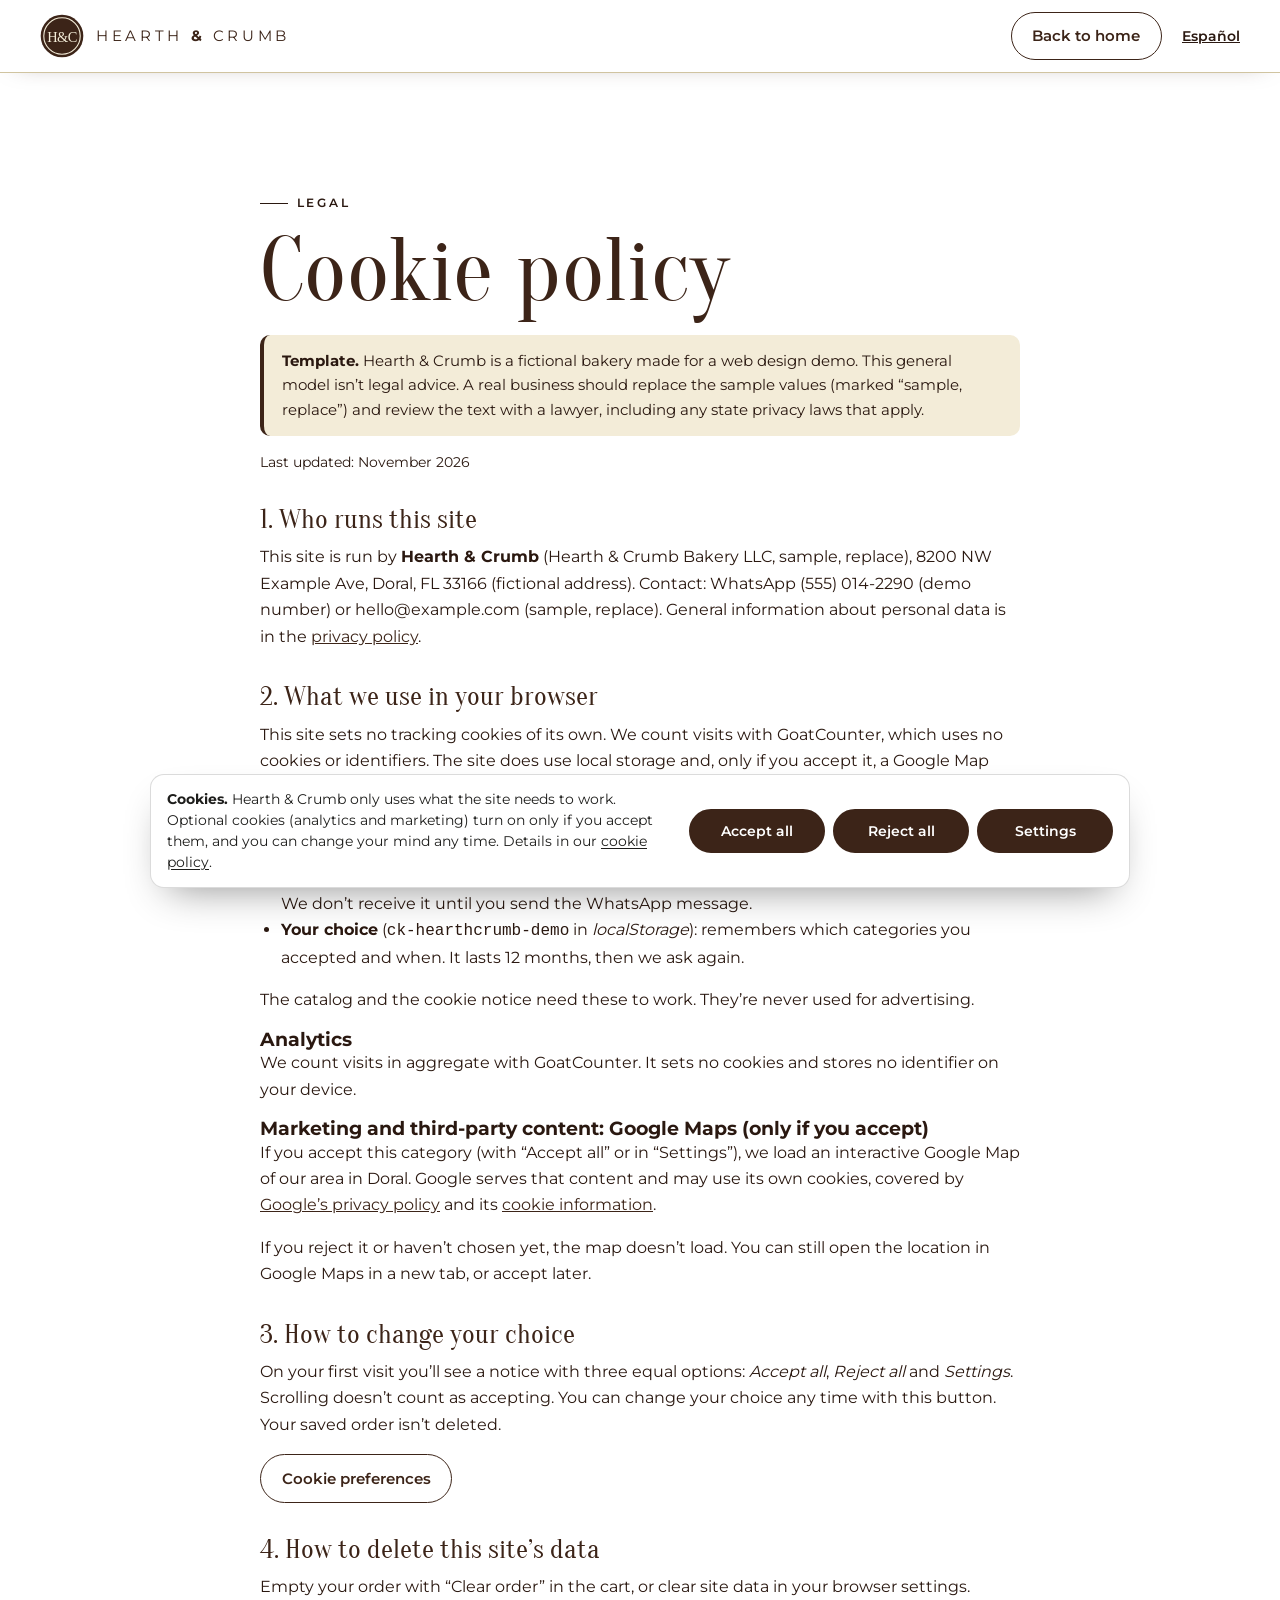
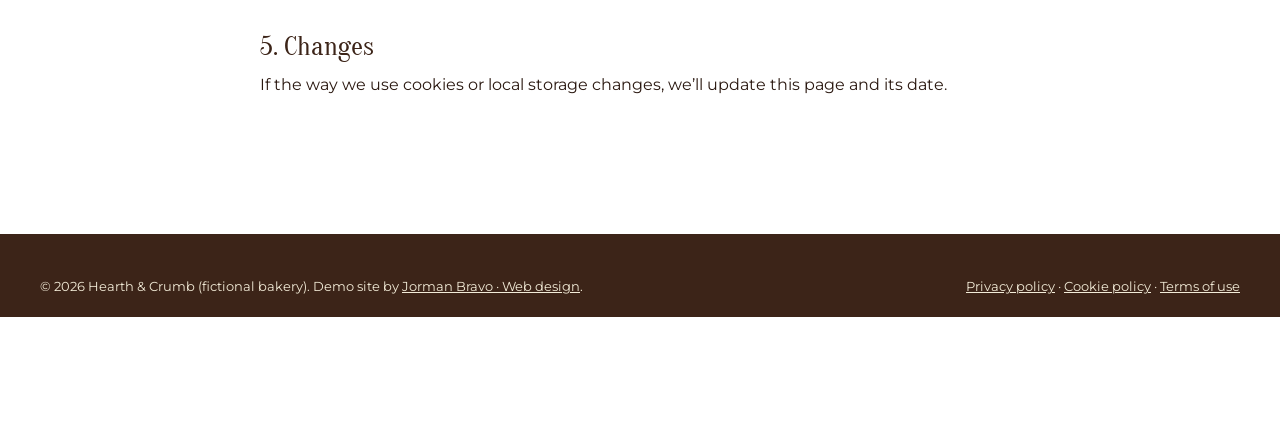
<file: en/cookies.html>
<!doctype html>
<!-- Hearth & Crumb (negocio ficticio) — página legal de demo. Jorman Bravo. -->
<html lang="en">
<head>
<meta charset="utf-8"><meta name="viewport" content="width=device-width, initial-scale=1">
<meta http-equiv="Content-Security-Policy" content="default-src 'self'; script-src 'self' 'sha256-Zi95ABG3+LDgZWgJyCC/j9h2Ux1lExFHizyGtp0lrHw=' https://gc.zgo.at; style-src 'self'; font-src 'self'; img-src 'self' data: https://jormanj2b.goatcounter.com; frame-src https://www.google.com https://maps.google.com; connect-src 'self' https://jormanj2b.goatcounter.com; object-src 'none'; base-uri 'self'; form-action 'self'; upgrade-insecure-requests">
<meta name="referrer" content="strict-origin-when-cross-origin">
<script>(function(){try{if(!localStorage.getItem("ck-hearthcrumb-demo"))document.documentElement.classList.add("has-cookie-banner")}catch(e){document.documentElement.classList.add("has-cookie-banner")}})();</script>
<title>Cookie policy | Hearth &amp; Crumb</title>
<meta name="robots" content="noindex">
<link rel="icon" href="img/favicon.svg" type="image/svg+xml">
<meta name="theme-color" content="#3C2418">
<link rel="stylesheet" href="../styles.css?v=5">
<script src="cookies.js?v=1" defer data-key="hearthcrumb-demo" data-owner="Hearth &amp; Crumb" data-accent="#3C2418" data-marketing-name="Marketing and third-party content" data-marketing-en="Loads content from other companies that may set their own cookies. Here, that’s the interactive Google Map of our location. We don’t run ads."></script>
</head>
<body class="legal-page">
<a class="skip-link" href="#main">Skip to content</a>
<header class="site-header scrolled"><div class="container header-inner">
<a class="brand" href="index.html" aria-label="Hearth &amp; Crumb, back to home page"><img src="img/favicon.svg" width="44" height="44" alt=""><span class="brand-word">HEARTH <b>&amp;</b> CRUMB</span></a>
<a class="btn btn-outline" href="index.html">Back to home</a> <a class="lang-switch" href="../cookies.html" hreflang="es" lang="es">Español</a>
</div></header>
<main id="main" class="section"><div class="container legal">
<p class="eyebrow">Legal</p>
<h1 class="display">Cookie policy</h1>
<p class="legal-note"><strong>Template.</strong> Hearth &amp; Crumb is a fictional bakery made for a web design demo. This general model isn’t legal advice. A real business should replace the sample values (marked “sample, replace”) and review the text with a lawyer, including any state privacy laws that apply.</p>
<p class="legal-date">Last updated: November 2026</p>

<h2>1. Who runs this site</h2>
<p>This site is run by <strong>Hearth &amp; Crumb</strong> (Hearth &amp; Crumb Bakery LLC, sample, replace), 8200 NW Example Ave, Doral, FL 33166 (fictional address). Contact: WhatsApp (555) 014-2290 (demo number) or hello@example.com (sample, replace). General information about personal data is in the <a href="privacy.html">privacy policy</a>.</p>

<h2>2. What we use in your browser</h2>
<p>This site sets no tracking cookies of its own. We count visits with GoatCounter, which uses no cookies or identifiers. The site does use local storage and, only if you accept it, a Google Map that may set third-party cookies.</p>

<h3>Essential storage (always on)</h3>
<ul class="legal-list">
<li><strong>Order</strong> (<code>hearthcrumb-order-v1</code> in <em>localStorage</em>): keeps your cart and order details (name, date, pickup or delivery, notes) on your device so nothing is lost when you change pages. We don’t receive it until you send the WhatsApp message.</li>
<li><strong>Your choice</strong> (<code>ck-hearthcrumb-demo</code> in <em>localStorage</em>): remembers which categories you accepted and when. It lasts 12 months, then we ask again.</li>
</ul>
<p>The catalog and the cookie notice need these to work. They’re never used for advertising.</p>

<h3>Analytics</h3>
<p>We count visits in aggregate with GoatCounter. It sets no cookies and stores no identifier on your device.</p>

<h3>Marketing and third-party content: Google Maps (only if you accept)</h3>
<p>If you accept this category (with “Accept all” or in “Settings”), we load an interactive Google Map of our area in Doral. Google serves that content and may use its own cookies, covered by <a href="https://policies.google.com/privacy" target="_blank" rel="noopener">Google’s privacy policy</a> and its <a href="https://policies.google.com/technologies/cookies" target="_blank" rel="noopener">cookie information</a>.</p>
<p>If you reject it or haven’t chosen yet, the map doesn’t load. You can still open the location in Google Maps in a new tab, or accept later.</p>

<h2>3. How to change your choice</h2>
<p>On your first visit you’ll see a notice with three equal options: <em>Accept all</em>, <em>Reject all</em> and <em>Settings</em>. Scrolling doesn’t count as accepting. You can change your choice any time with this button. Your saved order isn’t deleted.</p>
<p><button type="button" class="btn btn-outline" data-cookie-prefs>Cookie preferences</button></p>

<h2>4. How to delete this site’s data</h2>
<p>Empty your order with “Clear order” in the cart, or clear site data in your browser settings.</p>

<h2>5. Changes</h2>
<p>If the way we use cookies or local storage changes, we’ll update this page and its date.</p>

</div></main>
<footer class="site-footer"><div class="container footer-bottom">
<p>© 2026 Hearth &amp; Crumb (fictional bakery). Demo site by <a href="https://jormanbravo.com/">Jorman Bravo · Web design</a>.</p>
<p><a href="privacy.html">Privacy policy</a> · <a href="cookies.html">Cookie policy</a> · <a href="legal.html">Terms of use</a></p>
</div></footer>
<script src="consent.js" defer></script>
<script data-goatcounter="https://jormanj2b.goatcounter.com/count" async src="//gc.zgo.at/count.js"></script>
</body></html>
</file>
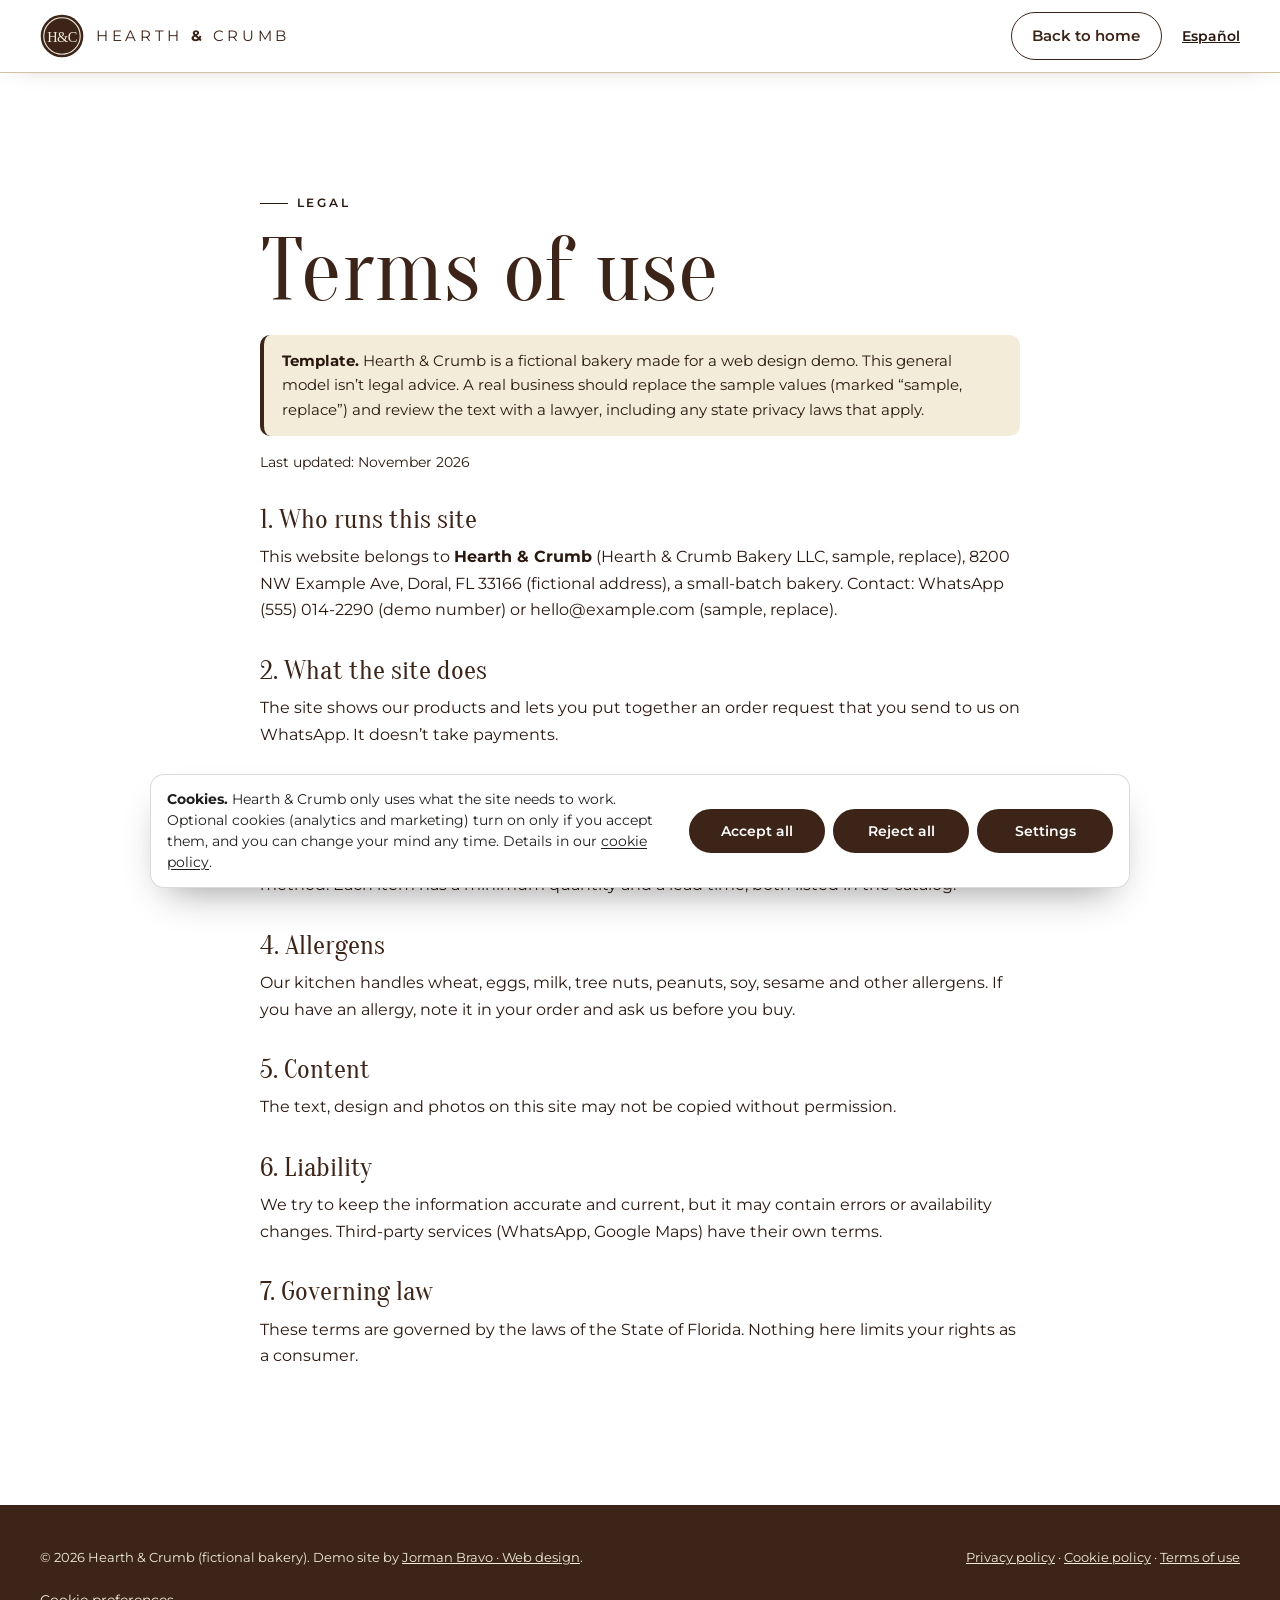
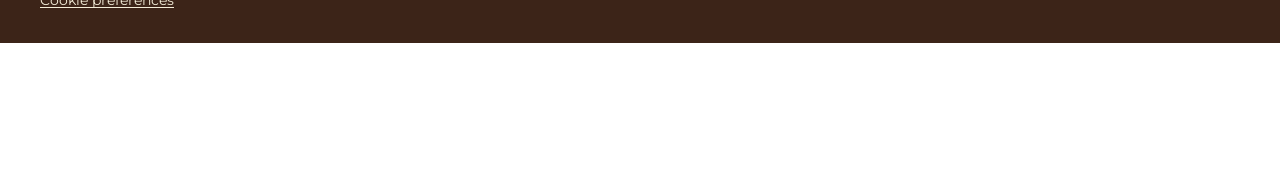
<file: en/legal.html>
<!doctype html>
<!-- Hearth & Crumb (negocio ficticio) — página legal de demo. Jorman Bravo. -->
<html lang="en">
<head>
<meta charset="utf-8"><meta name="viewport" content="width=device-width, initial-scale=1">
<meta http-equiv="Content-Security-Policy" content="default-src 'self'; script-src 'self' 'sha256-Zi95ABG3+LDgZWgJyCC/j9h2Ux1lExFHizyGtp0lrHw=' https://gc.zgo.at; style-src 'self'; font-src 'self'; img-src 'self' data: https://jormanj2b.goatcounter.com; frame-src https://www.google.com https://maps.google.com; connect-src 'self' https://jormanj2b.goatcounter.com; object-src 'none'; base-uri 'self'; form-action 'self'; upgrade-insecure-requests">
<meta name="referrer" content="strict-origin-when-cross-origin">
<script>(function(){try{if(!localStorage.getItem("ck-hearthcrumb-demo"))document.documentElement.classList.add("has-cookie-banner")}catch(e){document.documentElement.classList.add("has-cookie-banner")}})();</script>
<title>Terms of use | Hearth &amp; Crumb</title>
<meta name="robots" content="noindex">
<link rel="icon" href="img/favicon.svg" type="image/svg+xml">
<meta name="theme-color" content="#3C2418">
<link rel="stylesheet" href="../styles.css?v=5">
<script src="cookies.js?v=1" defer data-key="hearthcrumb-demo" data-owner="Hearth &amp; Crumb" data-accent="#3C2418" data-marketing-name="Marketing and third-party content" data-marketing-en="Loads content from other companies that may set their own cookies. Here, that’s the interactive Google Map of our location. We don’t run ads."></script>
</head>
<body class="legal-page">
<a class="skip-link" href="#main">Skip to content</a>
<header class="site-header scrolled"><div class="container header-inner">
<a class="brand" href="index.html" aria-label="Hearth &amp; Crumb, back to home page"><img src="img/favicon.svg" width="44" height="44" alt=""><span class="brand-word">HEARTH <b>&amp;</b> CRUMB</span></a>
<a class="btn btn-outline" href="index.html">Back to home</a> <a class="lang-switch" href="../aviso-legal.html" hreflang="es" lang="es">Español</a>
</div></header>
<main id="main" class="section"><div class="container legal">
<p class="eyebrow">Legal</p>
<h1 class="display">Terms of use</h1>
<p class="legal-note"><strong>Template.</strong> Hearth &amp; Crumb is a fictional bakery made for a web design demo. This general model isn’t legal advice. A real business should replace the sample values (marked “sample, replace”) and review the text with a lawyer, including any state privacy laws that apply.</p>
<p class="legal-date">Last updated: November 2026</p>

<h2>1. Who runs this site</h2>
<p>This website belongs to <strong>Hearth &amp; Crumb</strong> (Hearth &amp; Crumb Bakery LLC, sample, replace), 8200 NW Example Ave, Doral, FL 33166 (fictional address), a small-batch bakery. Contact: WhatsApp (555) 014-2290 (demo number) or hello@example.com (sample, replace).</p>
<h2>2. What the site does</h2>
<p>The site shows our products and lets you put together an order request that you send to us on WhatsApp. It doesn’t take payments.</p>
<h2>3. Prices and orders</h2>
<p>Prices are in US dollars and are <strong>estimates</strong> that may change. Florida sales tax is added where it applies. An order is accepted only once we confirm it, with availability, date and payment method. Each item has a minimum quantity and a lead time, both listed in the catalog.</p>
<h2>4. Allergens</h2>
<p>Our kitchen handles wheat, eggs, milk, tree nuts, peanuts, soy, sesame and other allergens. If you have an allergy, note it in your order and ask us before you buy.</p>
<h2>5. Content</h2>
<p>The text, design and photos on this site may not be copied without permission.</p>
<h2>6. Liability</h2>
<p>We try to keep the information accurate and current, but it may contain errors or availability changes. Third-party services (WhatsApp, Google Maps) have their own terms.</p>
<h2>7. Governing law</h2>
<p>These terms are governed by the laws of the State of Florida. Nothing here limits your rights as a consumer.</p>

</div></main>
<footer class="site-footer"><div class="container footer-bottom">
<p>© 2026 Hearth &amp; Crumb (fictional bakery). Demo site by <a href="https://jormanbravo.com/">Jorman Bravo · Web design</a>.</p>
<p><a href="privacy.html">Privacy policy</a> · <a href="cookies.html">Cookie policy</a> · <a href="legal.html">Terms of use</a></p>
</div></footer>
<script src="consent.js" defer></script>
<script data-goatcounter="https://jormanj2b.goatcounter.com/count" async src="//gc.zgo.at/count.js"></script>
</body></html>
</file>
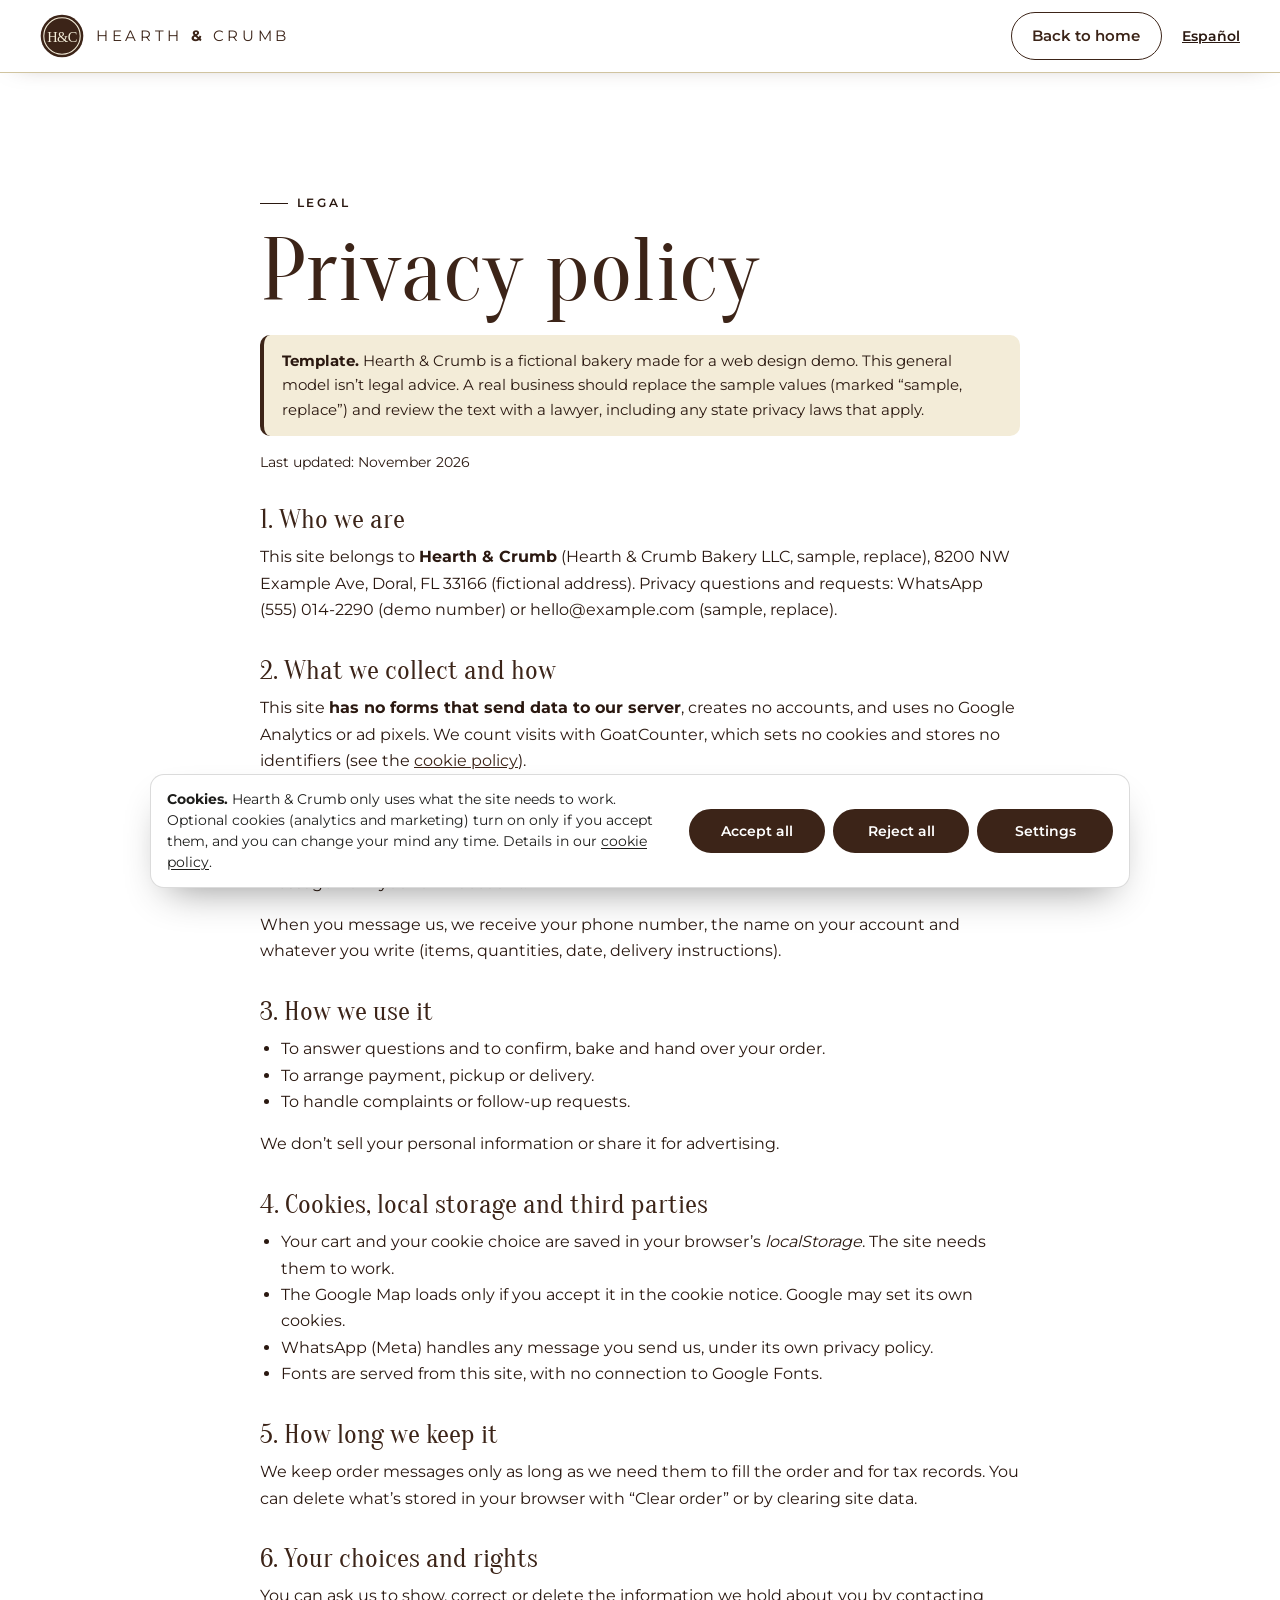
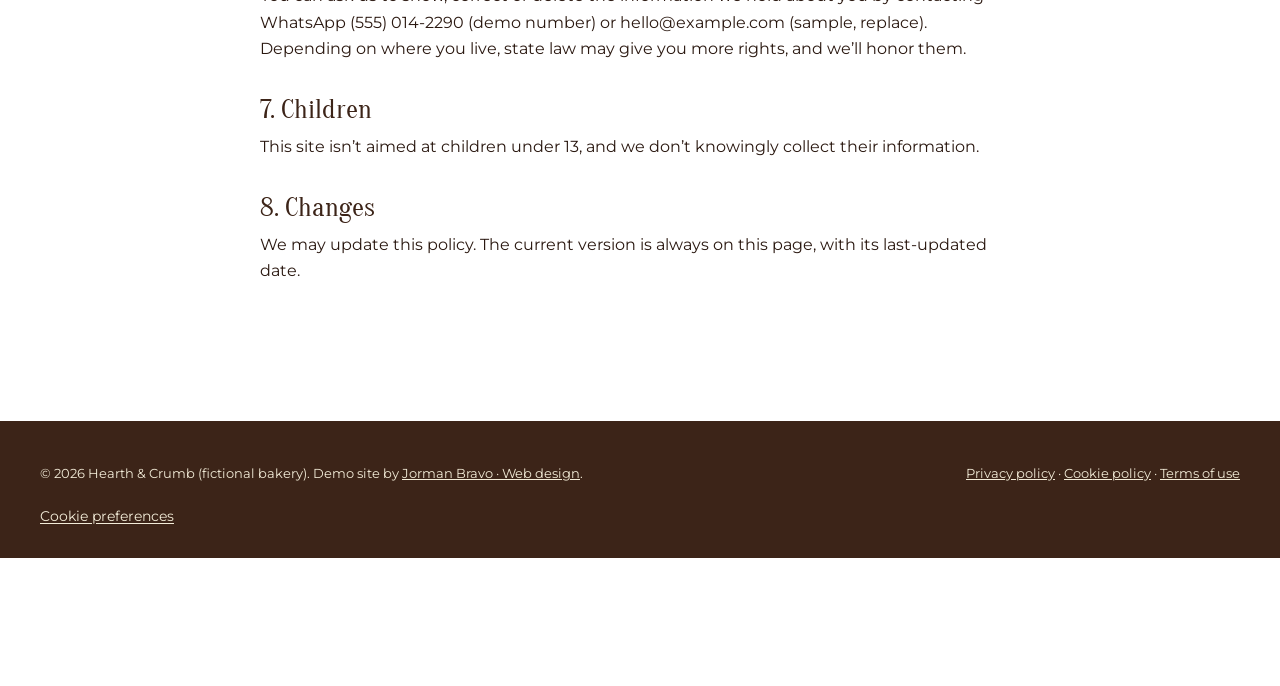
<file: en/privacy.html>
<!doctype html>
<!-- Hearth & Crumb (negocio ficticio) — página legal de demo. Jorman Bravo. -->
<html lang="en">
<head>
<meta charset="utf-8"><meta name="viewport" content="width=device-width, initial-scale=1">
<meta http-equiv="Content-Security-Policy" content="default-src 'self'; script-src 'self' 'sha256-Zi95ABG3+LDgZWgJyCC/j9h2Ux1lExFHizyGtp0lrHw=' https://gc.zgo.at; style-src 'self'; font-src 'self'; img-src 'self' data: https://jormanj2b.goatcounter.com; frame-src https://www.google.com https://maps.google.com; connect-src 'self' https://jormanj2b.goatcounter.com; object-src 'none'; base-uri 'self'; form-action 'self'; upgrade-insecure-requests">
<meta name="referrer" content="strict-origin-when-cross-origin">
<script>(function(){try{if(!localStorage.getItem("ck-hearthcrumb-demo"))document.documentElement.classList.add("has-cookie-banner")}catch(e){document.documentElement.classList.add("has-cookie-banner")}})();</script>
<title>Privacy policy | Hearth &amp; Crumb</title>
<meta name="robots" content="noindex">
<link rel="icon" href="img/favicon.svg" type="image/svg+xml">
<meta name="theme-color" content="#3C2418">
<link rel="stylesheet" href="../styles.css?v=5">
<script src="cookies.js?v=1" defer data-key="hearthcrumb-demo" data-owner="Hearth &amp; Crumb" data-accent="#3C2418" data-marketing-name="Marketing and third-party content" data-marketing-en="Loads content from other companies that may set their own cookies. Here, that’s the interactive Google Map of our location. We don’t run ads."></script>
</head>
<body class="legal-page">
<a class="skip-link" href="#main">Skip to content</a>
<header class="site-header scrolled"><div class="container header-inner">
<a class="brand" href="index.html" aria-label="Hearth &amp; Crumb, back to home page"><img src="img/favicon.svg" width="44" height="44" alt=""><span class="brand-word">HEARTH <b>&amp;</b> CRUMB</span></a>
<a class="btn btn-outline" href="index.html">Back to home</a> <a class="lang-switch" href="../privacidad.html" hreflang="es" lang="es">Español</a>
</div></header>
<main id="main" class="section"><div class="container legal">
<p class="eyebrow">Legal</p>
<h1 class="display">Privacy policy</h1>
<p class="legal-note"><strong>Template.</strong> Hearth &amp; Crumb is a fictional bakery made for a web design demo. This general model isn’t legal advice. A real business should replace the sample values (marked “sample, replace”) and review the text with a lawyer, including any state privacy laws that apply.</p>
<p class="legal-date">Last updated: November 2026</p>

<h2>1. Who we are</h2>
<p>This site belongs to <strong>Hearth &amp; Crumb</strong> (Hearth &amp; Crumb Bakery LLC, sample, replace), 8200 NW Example Ave, Doral, FL 33166 (fictional address). Privacy questions and requests: WhatsApp (555) 014-2290 (demo number) or hello@example.com (sample, replace).</p>

<h2>2. What we collect and how</h2>
<p>This site <strong>has no forms that send data to our server</strong>, creates no accounts, and uses no Google Analytics or ad pixels. We count visits with GoatCounter, which sets no cookies and stores no identifiers (see the <a href="cookies.html">cookie policy</a>).</p>
<p>When you build an order in the catalog, what you type (name, preferred date, pickup or delivery, notes and items) stays in your browser’s <em>localStorage</em>, so the order isn’t lost when you change pages. We don’t receive any of it until you tap “Send order on WhatsApp” and send the message from your own account.</p>
<p>When you message us, we receive your phone number, the name on your account and whatever you write (items, quantities, date, delivery instructions).</p>

<h2>3. How we use it</h2>
<ul class="legal-list">
<li>To answer questions and to confirm, bake and hand over your order.</li>
<li>To arrange payment, pickup or delivery.</li>
<li>To handle complaints or follow-up requests.</li>
</ul>
<p>We don’t sell your personal information or share it for advertising.</p>

<h2>4. Cookies, local storage and third parties</h2>
<ul class="legal-list">
<li>Your cart and your cookie choice are saved in your browser’s <em>localStorage</em>. The site needs them to work.</li>
<li>The Google Map loads only if you accept it in the cookie notice. Google may set its own cookies.</li>
<li>WhatsApp (Meta) handles any message you send us, under its own privacy policy.</li>
<li>Fonts are served from this site, with no connection to Google Fonts.</li>
</ul>

<h2>5. How long we keep it</h2>
<p>We keep order messages only as long as we need them to fill the order and for tax records. You can delete what’s stored in your browser with “Clear order” or by clearing site data.</p>

<h2>6. Your choices and rights</h2>
<p>You can ask us to show, correct or delete the information we hold about you by contacting WhatsApp (555) 014-2290 (demo number) or hello@example.com (sample, replace). Depending on where you live, state law may give you more rights, and we’ll honor them.</p>

<h2>7. Children</h2>
<p>This site isn’t aimed at children under 13, and we don’t knowingly collect their information.</p>

<h2>8. Changes</h2>
<p>We may update this policy. The current version is always on this page, with its last-updated date.</p>

</div></main>
<footer class="site-footer"><div class="container footer-bottom">
<p>© 2026 Hearth &amp; Crumb (fictional bakery). Demo site by <a href="https://jormanbravo.com/">Jorman Bravo · Web design</a>.</p>
<p><a href="privacy.html">Privacy policy</a> · <a href="cookies.html">Cookie policy</a> · <a href="legal.html">Terms of use</a></p>
</div></footer>
<script src="consent.js" defer></script>
<script data-goatcounter="https://jormanj2b.goatcounter.com/count" async src="//gc.zgo.at/count.js"></script>
</body></html>
</file>
<file: styles.css>
/* Fuentes locales (latin + latin-ext). Oranienbaum, Bodoni Moda, Montserrat. */

@font-face {
  font-family: 'Bodoni Moda';
  font-style: italic;
  font-weight: 500;
  font-display: swap;
  src: url('fonts/bodoni-moda-italic-500-latin-ext.woff2') format('woff2');
  unicode-range: U+0100-02BA, U+02BD-02C5, U+02C7-02CC, U+02CE-02D7, U+02DD-02FF, U+0304, U+0308, U+0329, U+1D00-1DBF, U+1E00-1E9F, U+1EF2-1EFF, U+2020, U+20A0-20AB, U+20AD-20C4, U+2113, U+2C60-2C7F, U+A720-A7FF;
}

@font-face {
  font-family: 'Bodoni Moda';
  font-style: italic;
  font-weight: 500;
  font-display: swap;
  src: url('fonts/bodoni-moda-italic-500-latin.woff2') format('woff2');
  unicode-range: U+0000-00FF, U+0131, U+0152-0153, U+02BB-02BC, U+02C6, U+02DA, U+02DC, U+0304, U+0308, U+0329, U+2000-206F, U+20AC, U+2122, U+2191, U+2193, U+2212, U+2215, U+FEFF, U+FFFD;
}

@font-face {
  font-family: 'Bodoni Moda';
  font-style: normal;
  font-weight: 600;
  font-display: swap;
  src: url('fonts/bodoni-moda-normal-600-latin-ext.woff2') format('woff2');
  unicode-range: U+0100-02BA, U+02BD-02C5, U+02C7-02CC, U+02CE-02D7, U+02DD-02FF, U+0304, U+0308, U+0329, U+1D00-1DBF, U+1E00-1E9F, U+1EF2-1EFF, U+2020, U+20A0-20AB, U+20AD-20C4, U+2113, U+2C60-2C7F, U+A720-A7FF;
}

@font-face {
  font-family: 'Bodoni Moda';
  font-style: normal;
  font-weight: 600;
  font-display: swap;
  src: url('fonts/bodoni-moda-normal-600-latin.woff2') format('woff2');
  unicode-range: U+0000-00FF, U+0131, U+0152-0153, U+02BB-02BC, U+02C6, U+02DA, U+02DC, U+0304, U+0308, U+0329, U+2000-206F, U+20AC, U+2122, U+2191, U+2193, U+2212, U+2215, U+FEFF, U+FFFD;
}

@font-face {
  font-family: 'Montserrat';
  font-style: normal;
  font-weight: 400;
  font-display: swap;
  src: url('fonts/montserrat-normal-400-latin-ext.woff2') format('woff2');
  unicode-range: U+0100-02BA, U+02BD-02C5, U+02C7-02CC, U+02CE-02D7, U+02DD-02FF, U+0304, U+0308, U+0329, U+1D00-1DBF, U+1E00-1E9F, U+1EF2-1EFF, U+2020, U+20A0-20AB, U+20AD-20C4, U+2113, U+2C60-2C7F, U+A720-A7FF;
}

@font-face {
  font-family: 'Montserrat';
  font-style: normal;
  font-weight: 400;
  font-display: swap;
  src: url('fonts/montserrat-normal-400-latin.woff2') format('woff2');
  unicode-range: U+0000-00FF, U+0131, U+0152-0153, U+02BB-02BC, U+02C6, U+02DA, U+02DC, U+0304, U+0308, U+0329, U+2000-206F, U+20AC, U+2122, U+2191, U+2193, U+2212, U+2215, U+FEFF, U+FFFD;
}

@font-face {
  font-family: 'Montserrat';
  font-style: normal;
  font-weight: 500;
  font-display: swap;
  src: url('fonts/montserrat-normal-500-latin-ext.woff2') format('woff2');
  unicode-range: U+0100-02BA, U+02BD-02C5, U+02C7-02CC, U+02CE-02D7, U+02DD-02FF, U+0304, U+0308, U+0329, U+1D00-1DBF, U+1E00-1E9F, U+1EF2-1EFF, U+2020, U+20A0-20AB, U+20AD-20C4, U+2113, U+2C60-2C7F, U+A720-A7FF;
}

@font-face {
  font-family: 'Montserrat';
  font-style: normal;
  font-weight: 500;
  font-display: swap;
  src: url('fonts/montserrat-normal-500-latin.woff2') format('woff2');
  unicode-range: U+0000-00FF, U+0131, U+0152-0153, U+02BB-02BC, U+02C6, U+02DA, U+02DC, U+0304, U+0308, U+0329, U+2000-206F, U+20AC, U+2122, U+2191, U+2193, U+2212, U+2215, U+FEFF, U+FFFD;
}

@font-face {
  font-family: 'Montserrat';
  font-style: normal;
  font-weight: 600;
  font-display: swap;
  src: url('fonts/montserrat-normal-600-latin-ext.woff2') format('woff2');
  unicode-range: U+0100-02BA, U+02BD-02C5, U+02C7-02CC, U+02CE-02D7, U+02DD-02FF, U+0304, U+0308, U+0329, U+1D00-1DBF, U+1E00-1E9F, U+1EF2-1EFF, U+2020, U+20A0-20AB, U+20AD-20C4, U+2113, U+2C60-2C7F, U+A720-A7FF;
}

@font-face {
  font-family: 'Montserrat';
  font-style: normal;
  font-weight: 600;
  font-display: swap;
  src: url('fonts/montserrat-normal-600-latin.woff2') format('woff2');
  unicode-range: U+0000-00FF, U+0131, U+0152-0153, U+02BB-02BC, U+02C6, U+02DA, U+02DC, U+0304, U+0308, U+0329, U+2000-206F, U+20AC, U+2122, U+2191, U+2193, U+2212, U+2215, U+FEFF, U+FFFD;
}

@font-face {
  font-family: 'Montserrat';
  font-style: normal;
  font-weight: 700;
  font-display: swap;
  src: url('fonts/montserrat-normal-700-latin-ext.woff2') format('woff2');
  unicode-range: U+0100-02BA, U+02BD-02C5, U+02C7-02CC, U+02CE-02D7, U+02DD-02FF, U+0304, U+0308, U+0329, U+1D00-1DBF, U+1E00-1E9F, U+1EF2-1EFF, U+2020, U+20A0-20AB, U+20AD-20C4, U+2113, U+2C60-2C7F, U+A720-A7FF;
}

@font-face {
  font-family: 'Montserrat';
  font-style: normal;
  font-weight: 700;
  font-display: swap;
  src: url('fonts/montserrat-normal-700-latin.woff2') format('woff2');
  unicode-range: U+0000-00FF, U+0131, U+0152-0153, U+02BB-02BC, U+02C6, U+02DA, U+02DC, U+0304, U+0308, U+0329, U+2000-206F, U+20AC, U+2122, U+2191, U+2193, U+2212, U+2215, U+FEFF, U+FFFD;
}

@font-face {
  font-family: 'Oranienbaum';
  font-style: normal;
  font-weight: 400;
  font-display: swap;
  src: url('fonts/oranienbaum-normal-400-latin-ext.woff2') format('woff2');
  unicode-range: U+0100-02BA, U+02BD-02C5, U+02C7-02CC, U+02CE-02D7, U+02DD-02FF, U+0304, U+0308, U+0329, U+1D00-1DBF, U+1E00-1E9F, U+1EF2-1EFF, U+2020, U+20A0-20AB, U+20AD-20C4, U+2113, U+2C60-2C7F, U+A720-A7FF;
}

@font-face {
  font-family: 'Oranienbaum';
  font-style: normal;
  font-weight: 400;
  font-display: swap;
  src: url('fonts/oranienbaum-normal-400-latin.woff2') format('woff2');
  unicode-range: U+0000-00FF, U+0131, U+0152-0153, U+02BB-02BC, U+02C6, U+02DA, U+02DC, U+0304, U+0308, U+0329, U+2000-206F, U+20AC, U+2122, U+2191, U+2193, U+2212, U+2215, U+FEFF, U+FFFD;
}

/* Laborathorno — estilos. Paleta de los uniformes: delantal chocolate, pantalón beige, filipina blanca */
:root{
  --brown:#3C2418;           /* chocolate del delantal: principal, pie, botones, acentos */
  --brown-mid:#4A2C1C;       /* acentos */
  --brown-deep:#2A1810;      /* texto y hover */
  --khaki:#E4D8B4;           /* beige del pantalón: superficies secundarias */
  --khaki-soft:#F3ECD8;      /* fondos de sección claros */
  --white:#FFFFFF;           /* filipina: fondo, tarjetas, texto sobre marrón */
  --paper:#FFFFFF;
  --dark:#2A1810;
  --muted:#5C4638;
  --line:#D0C4A0;
  --wa:#1F7A4D;
  --radius:18px;
  --shadow:0 10px 30px -12px rgba(60,36,24,.28);
  --font-display:"Oranienbaum","Bodoni Moda",Didot,"Times New Roman",serif;
  --font-accent:"Bodoni Moda",Didot,Georgia,serif;
  --font-body:"Montserrat",system-ui,-apple-system,"Segoe UI",Roboto,Arial,sans-serif;
  --header-h:72px;
  /* alias para reglas existentes */
  --terracotta:var(--brown-mid);
  --terracotta-ink:var(--brown);
  --terracotta-dark:var(--brown);
  --wine:var(--brown);
  --wine-deep:var(--brown);
  --cream:var(--khaki);
  --cream-soft:var(--khaki-soft);
  --peach:var(--khaki-soft);
}
*,*::before,*::after{box-sizing:border-box}
html{scroll-behavior:smooth;scroll-padding-top:calc(var(--header-h) + 12px);-webkit-text-size-adjust:100%}
body{margin:0;font-family:var(--font-body);font-size:16px;line-height:1.65;color:var(--dark);background:var(--paper);overflow-x:hidden}
img{max-width:100%;display:block;height:auto}
a{color:var(--terracotta-ink)}
a:hover{color:var(--wine)}
button,input,select,textarea{font:inherit;color:inherit}
h1,h2,h3{margin:0;line-height:1.1}
p{margin:0 0 1em}
ul,ol{margin:0;padding:0;list-style:none}
figure{margin:0}
svg{width:1.2em;height:1.2em;flex:none}
.sprite{position:absolute;width:0;height:0;overflow:hidden}
.visually-hidden{position:absolute!important;width:1px;height:1px;padding:0;margin:-1px;overflow:hidden;clip:rect(0 0 0 0);white-space:nowrap;border:0}
.container{width:min(1200px,100% - 40px);margin-inline:auto}
:focus-visible{outline:3px solid var(--terracotta-ink);outline-offset:3px;border-radius:6px}
.skip-link{position:absolute;left:16px;top:-60px;z-index:200;background:var(--wine);color:#fff;padding:10px 16px;border-radius:10px;text-decoration:none}
.skip-link:focus{top:12px;color:#fff}

/* Tipografía */
.display{font-family:var(--font-display);font-weight:400;letter-spacing:.005em;color:var(--wine);text-wrap:balance}
.display em{font-family:var(--font-accent);font-style:italic;font-weight:500;color:var(--terracotta-ink)}
h1.display{font-size:clamp(2.9rem,7.2vw,5.6rem);line-height:.98}
h2.display{font-size:clamp(2.4rem,5vw,3.8rem);line-height:1}
.eyebrow{font-size:.78rem;font-weight:600;letter-spacing:.22em;text-transform:uppercase;color:var(--terracotta-ink);margin-bottom:.9rem;display:flex;align-items:center;gap:.7em}
.eyebrow::before{content:"";width:28px;height:1.5px;background:currentColor}
.lead{font-size:1.08rem;color:var(--muted);max-width:56ch}
.section{position:relative;padding:clamp(72px,10vw,120px) 0;overflow:hidden}
.section-head{max-width:720px;margin-bottom:clamp(32px,5vw,56px)}
.section-sub{color:var(--muted);margin-top:1rem}

/* Botones */
.btn{display:inline-flex;align-items:center;justify-content:center;gap:.55em;min-height:46px;padding:.7em 1.35em;border-radius:999px;border:1.5px solid transparent;font-weight:600;font-size:.95rem;text-decoration:none;cursor:pointer;transition:background .2s,color .2s,border-color .2s,transform .2s,box-shadow .2s;white-space:nowrap}
.btn:active{transform:translateY(1px)}
.btn-lg{min-height:54px;padding:.8em 1.6em;font-size:1rem}
.btn-block{width:100%}
.btn-primary{background:var(--terracotta-ink);color:#fff}
.btn-primary:hover{background:var(--wine);color:#fff;box-shadow:var(--shadow)}
.btn-outline{border-color:var(--wine);color:var(--wine);background:transparent}
.btn-outline:hover{background:var(--wine);color:#fff}
.btn-cream{background:var(--cream);color:var(--wine)}
.btn-cream:hover{background:#fff;color:var(--wine)}
.btn-wa{background:var(--wa);color:#fff}
.btn-wa:hover{background:#17603c;color:#fff}
.btn[disabled]{opacity:.5;cursor:not-allowed;box-shadow:none}
.icon-btn{position:relative;display:inline-grid;place-items:center;width:46px;height:46px;border-radius:50%;border:1.5px solid var(--line);background:#fff;color:var(--wine);cursor:pointer;transition:background .2s,border-color .2s}
.icon-btn:hover{background:var(--cream-soft);border-color:var(--cream)}
.icon-btn svg{width:22px;height:22px}
.link-btn{background:none;border:0;color:var(--muted);text-decoration:underline;cursor:pointer;padding:8px;font-size:.85rem;display:block;margin:6px auto 0}
.link-btn:hover{color:var(--wine)}

/* Header */
.site-header{position:sticky;top:0;z-index:50;background:rgba(255,255,255,.94);backdrop-filter:saturate(1.4) blur(10px);-webkit-backdrop-filter:saturate(1.4) blur(10px);border-bottom:1px solid transparent;transition:border-color .2s,box-shadow .2s}
.site-header.scrolled{border-bottom-color:var(--line);box-shadow:0 6px 24px -18px rgba(60,36,24,.5)}
.header-inner{display:flex;align-items:center;justify-content:space-between;height:var(--header-h);gap:20px}
.brand{display:flex;align-items:center;gap:12px;text-decoration:none;color:var(--wine)}
.brand-seal{width:46px;height:46px;color:var(--terracotta)}
.brand-word{font-size:.95rem;letter-spacing:.24em;font-weight:400;color:var(--wine)}
.brand-word b{font-weight:700}
.main-nav{display:flex;align-items:center;gap:28px}
.main-nav ul{display:flex;gap:26px}
.main-nav a:not(.btn){color:var(--dark);text-decoration:none;font-weight:500;font-size:.92rem;position:relative;padding:6px 0}
.main-nav a:not(.btn)::after{content:"";position:absolute;left:0;right:0;bottom:0;height:1.5px;background:var(--terracotta);transform:scaleX(0);transition:transform .25s;transform-origin:left}
.main-nav a:not(.btn):hover::after,.main-nav a:not(.btn)[aria-current="page"]::after{transform:scaleX(1)}
.main-nav a:not(.btn)[aria-current="page"]{color:var(--wine);font-weight:600}
.nav-cta{min-height:42px;padding:.55em 1.1em;font-size:.88rem}
.header-actions{display:flex;align-items:center;gap:10px}
.cart-count{position:absolute;top:-4px;right:-4px;min-width:22px;height:22px;padding:0 6px;border-radius:11px;background:var(--terracotta-ink);color:#fff;font-size:.72rem;font-weight:700;display:grid;place-items:center;line-height:1;border:2px solid var(--paper)}
.cart-count.bump{animation:bump .4s}
@keyframes bump{40%{transform:scale(1.35)}}
.menu-btn{display:none}
.menu-lines,.menu-lines::before,.menu-lines::after{display:block;width:20px;height:2px;background:currentColor;border-radius:2px;position:relative;transition:transform .25s,background .25s}
.menu-lines::before,.menu-lines::after{content:"";position:absolute;left:0}
.menu-lines::before{top:-6px}.menu-lines::after{top:6px}
.menu-btn[aria-expanded="true"] .menu-lines{background:transparent}
.menu-btn[aria-expanded="true"] .menu-lines::before{transform:translateY(6px) rotate(45deg)}
.menu-btn[aria-expanded="true"] .menu-lines::after{transform:translateY(-6px) rotate(-45deg)}

/* Motivos */
.giant-th{position:absolute;width:clamp(16rem,46vw,36rem);aspect-ratio:1.4;pointer-events:none;user-select:none;right:-4vw;top:2%;opacity:.07;
  background:url("data:image/svg+xml,%3Csvg xmlns='http://www.w3.org/2000/svg' viewBox='0 0 200 120'%3E%3Ctext x='100' y='100' text-anchor='middle' font-family='Georgia,serif' font-size='110' fill='%23F3ECD8'%3ETH%3C/text%3E%3C/svg%3E") no-repeat center / contain}
.giant-th-light{opacity:.1;left:-6vw;right:auto;top:auto;bottom:-18%;background-image:url("data:image/svg+xml,%3Csvg xmlns='http://www.w3.org/2000/svg' viewBox='0 0 200 120'%3E%3Ctext x='100' y='100' text-anchor='middle' font-family='Georgia,serif' font-size='110' fill='%23F3ECD8'%3ETH%3C/text%3E%3C/svg%3E")}
.dots{position:absolute;border-radius:50%;overflow:hidden;pointer-events:none;
  background-image:radial-gradient(circle,var(--brown) 1.6px,transparent 1.9px);background-size:11px 11px}
.pattern-bg{position:absolute;inset:0;pointer-events:none;opacity:.45;
  background-color:transparent;
  background-image:url("data:image/svg+xml,%3Csvg xmlns='http://www.w3.org/2000/svg' width='220' height='208' viewBox='0 0 220 208'%3E%3Cg fill='none' stroke='%233C2418' stroke-opacity='.28' stroke-width='1.4'%3E%3Cpath d='M110 28c18 0 26 8 26 26 18 0 26 8 26 26 0 18-8 26-26 26 0 18-8 26-26 26s-26-8-26-26c-18 0-26-8-26-26 0-18 8-26 26-26 0-18 8-26 26-26z'/%3E%3C/g%3E%3Ctext x='110' y='116' text-anchor='middle' font-family='Georgia,serif' font-size='22' fill='%233C2418' fill-opacity='.32'%3ETH%3C/text%3E%3Ctext x='8' y='16' font-family='Georgia,serif' font-size='11' fill='%233C2418' fill-opacity='.28'%3ETH%3C/text%3E%3Ctext x='200' y='200' text-anchor='middle' font-family='Georgia,serif' font-size='11' fill='%233C2418' fill-opacity='.28'%3ETH%3C/text%3E%3C/svg%3E");
  background-size:220px 208px}
.pattern-wine{opacity:.12;filter:invert(1) brightness(2)}
.pattern-light{opacity:.1}

.round-seal{position:absolute;width:150px;height:150px;pointer-events:none}
.round-seal svg{width:100%;height:100%}
.rs-spin{transform-origin:100px 100px;animation:spin 28s linear infinite}
.rs-bg{fill:var(--wine)}
.rs-text{fill:var(--cream);font-family:var(--font-body);font-size:13.5px;font-weight:600;letter-spacing:2.4px}
.rs-th{fill:var(--cream);font-family:var(--font-display);font-size:58px}
@keyframes spin{to{transform:rotate(360deg)}}

/* Hero */
.hero{position:relative;overflow:hidden;padding:clamp(40px,6vw,80px) 0 clamp(64px,8vw,100px);background-color:var(--khaki-soft)}
.hero .pattern-bg{opacity:.4}
.hero .hero-grid{position:relative;z-index:2}
.hero-grid{display:grid;grid-template-columns:1.05fr .95fr;align-items:center;gap:clamp(32px,5vw,72px);position:relative}
.hero-copy .lead{margin:1.4rem 0 2rem}
.hero-ctas{display:flex;flex-wrap:wrap;gap:12px}
.hero-meta{display:flex;flex-wrap:wrap;gap:10px 22px;margin-top:2rem;font-size:.9rem;color:var(--muted)}
.hero-meta li{display:flex;align-items:center;gap:8px}
.hero-meta svg{color:var(--terracotta-ink)}
.hero-visual{position:relative;justify-self:center;width:min(100%,460px);aspect-ratio:4/5}
.arch{position:absolute;inset:0;border-radius:999px 999px 24px 24px;overflow:hidden;box-shadow:var(--shadow);background:var(--cream-soft);border:8px solid #fff}
.arch img{width:100%;height:100%;object-fit:cover}
.hero-bubble{position:absolute;left:-14%;bottom:8%;width:42%;aspect-ratio:1;border-radius:50%;overflow:hidden;border:6px solid #fff;box-shadow:var(--shadow);background:var(--cream-soft)}
.hero-bubble img{width:100%;height:100%;object-fit:cover}
.dots-hero{width:120%;aspect-ratio:1;right:-30%;top:-14%;opacity:.55}
.seal-hero{right:-6%;top:6%;width:132px;height:132px}

/* Cinta */
.ribbon{background:var(--terracotta-ink);color:#fff;overflow:hidden;padding:14px 0;border-block:1px solid var(--terracotta-dark)}
.ribbon-track{display:flex;gap:28px;width:max-content;animation:marquee 38s linear infinite;font-family:var(--font-display);font-size:1.45rem;letter-spacing:.04em;white-space:nowrap}
.ribbon-track i{font-style:normal;color:var(--cream);font-size:.9rem;align-self:center}
@keyframes marquee{to{transform:translateX(-50%)}}

/* Qué ofrecemos */
.offer{background:var(--paper)}
.offer-list{display:grid;grid-template-columns:repeat(5,1fr);gap:18px}
.offer-list li{background:#fff;border:1px solid var(--line);border-radius:var(--radius);padding:28px 22px;position:relative;transition:transform .25s,box-shadow .25s}
.offer-list li:hover{transform:translateY(-4px);box-shadow:var(--shadow)}
.offer-list .num{font-family:var(--font-display);font-size:2.2rem;color:var(--terracotta);display:block;margin-bottom:18px;line-height:1}
.offer-list h3{font-family:var(--font-display);font-weight:400;font-size:1.5rem;color:var(--wine);margin-bottom:10px}
.offer-list p{font-size:.9rem;color:var(--muted);margin:0}

/* Catálogo */
.catalog{background:var(--cream-soft)}
.catalog .container{position:relative}
.catalog-tools{position:relative;z-index:30;display:flex;flex-wrap:wrap;gap:12px 16px;align-items:center;justify-content:space-between;margin:0 0 18px}
.tabs{display:flex;flex-wrap:wrap;gap:8px}
.tab{border:1.5px solid var(--line);background:#fff;color:var(--wine);border-radius:999px;padding:.5em .95em;font-weight:600;font-size:.84rem;cursor:pointer;transition:background .2s,color .2s,border-color .2s;min-height:42px}
.tab:hover{border-color:var(--terracotta)}
.tab[aria-pressed="true"]{background:var(--wine);border-color:var(--wine);color:#fff}
.tabs{flex:1 1 0;gap:6px}
.search{position:relative;flex:0 0 280px}
.search svg{position:absolute;left:14px;top:50%;transform:translateY(-50%);color:var(--muted);width:18px;height:18px}
.search input{width:100%;min-height:46px;border:1.5px solid var(--line);background:#fff;border-radius:999px;padding:.6em 1em .6em 42px}
.search input:focus{border-color:var(--terracotta-ink);outline:none;box-shadow:0 0 0 3px rgba(166,75,46,.25)}
.results-info{font-size:.85rem;color:var(--muted);margin-bottom:18px}
.product-grid{display:grid;grid-template-columns:repeat(auto-fill,minmax(250px,1fr));gap:22px}
.card{background:#fff;border-radius:var(--radius);overflow:hidden;display:flex;flex-direction:column;border:1px solid var(--line);transition:box-shadow .25s,transform .25s}
.card:hover{box-shadow:var(--shadow);transform:translateY(-3px)}
.card-media{position:relative;aspect-ratio:4/3.4;background:var(--cream-soft);overflow:hidden}
.card-media img{width:100%;height:100%;object-fit:cover;transition:transform .5s}
.card:hover .card-media img{transform:scale(1.04)}
.card-tag{position:absolute;top:12px;left:12px;background:var(--wine);color:#fff;font-size:.7rem;font-weight:700;letter-spacing:.12em;text-transform:uppercase;padding:5px 10px;border-radius:999px}
.ph{position:absolute;inset:0;display:grid;place-items:center;align-content:center;gap:10px;background:var(--terracotta-ink);color:var(--cream);text-align:center;padding:18px;overflow:hidden}
.ph::before{content:"";position:absolute;inset:0;background-image:radial-gradient(circle,rgba(255,255,255,.22) 1.4px,transparent 1.7px);background-size:10px 10px}
.ph svg{width:84px;height:84px;color:var(--wine);--seal-ink:var(--cream);position:relative}
.ph span{font-family:var(--font-display);font-size:1.25rem;line-height:1.1;position:relative;max-width:16ch;color:#fff}
.ph small{font-size:.68rem;letter-spacing:.18em;text-transform:uppercase;position:relative;color:var(--cream)}
.card-body{padding:18px 18px 20px;display:flex;flex-direction:column;gap:10px;flex:1}
.card-cat{font-size:.7rem;font-weight:600;letter-spacing:.16em;text-transform:uppercase;color:var(--terracotta-ink);margin:0}
.card h2,.card h3{font-family:var(--font-display);font-weight:400;font-size:1.55rem;color:var(--wine);line-height:1.05}
.card-desc{font-size:.86rem;color:var(--muted);margin:0}
.price-row{display:flex;align-items:baseline;justify-content:space-between;gap:10px;margin-top:auto;padding-top:4px}
.price{font-family:var(--font-accent);font-size:1.5rem;font-weight:600;color:var(--dark)}
.price small{font-family:var(--font-body);font-size:.74rem;font-weight:500;color:var(--muted)}
.min{font-size:.78rem;font-weight:600;color:var(--wine);background:var(--cream-soft);padding:4px 10px;border-radius:999px;white-space:nowrap}
.lead-badge{display:inline-flex;align-items:center;gap:6px;font-size:.78rem;color:var(--muted)}
.lead-badge svg{color:var(--terracotta-ink);width:16px;height:16px}
.card select{width:100%;min-height:42px;border:1.5px solid var(--line);border-radius:12px;padding:.45em .8em;background:#fff}
.opt-label{font-size:.75rem;font-weight:600;color:var(--muted);margin-bottom:-4px}
.card-actions{display:flex;flex-direction:column;align-items:stretch;gap:8px}
.card-actions .stepper{justify-content:space-between}
.card-actions .stepper input{flex:1}
.stepper{display:inline-flex;align-items:center;border:1.5px solid var(--line);border-radius:999px;background:#fff;height:46px}
.stepper button{width:44px;height:100%;border:0;background:none;cursor:pointer;color:var(--wine);display:grid;place-items:center;border-radius:999px}
.stepper button:hover:not([disabled]){background:var(--cream-soft)}
.stepper button[disabled]{opacity:.35;cursor:not-allowed}
.stepper svg{width:16px;height:16px}
.stepper input{width:44px;border:0;text-align:center;font-weight:700;background:transparent;-moz-appearance:textfield;appearance:textfield;padding:0}
.stepper input::-webkit-outer-spin-button,.stepper input::-webkit-inner-spin-button{-webkit-appearance:none;margin:0}
.add-btn{min-height:44px;padding:.5em .8em;font-size:.86rem;white-space:normal}
.add-btn.added{background:var(--wa)}
.empty-state{text-align:center;padding:40px 16px;color:var(--muted);background:#fff;border:1px dashed var(--cream);border-radius:var(--radius)}
.empty-state[hidden]{display:none}
.empty-state #empty-text{font-family:var(--font-display);font-size:1.5rem;color:var(--wine);margin-bottom:14px}
.empty-actions .btn{white-space:normal;text-align:center}
.empty-actions{display:flex;flex-wrap:wrap;gap:10px;justify-content:center;margin-bottom:14px}
.empty-actions [hidden]{display:none}
.empty-help{font-size:.88rem;margin:0}
.in-cart{display:flex;align-items:center;gap:6px;margin:0;font-size:.78rem;font-weight:600;color:var(--wa)}
.in-cart[hidden]{display:none}
.in-cart svg{width:16px;height:16px}
.gallery-dots{position:absolute;right:10px;bottom:10px;display:flex;gap:6px;padding:6px 8px;border-radius:999px;background:rgba(42,24,16,.55)}
.gallery-dots button{width:24px;height:24px;border-radius:50%;border:0;padding:0;cursor:pointer;background:transparent;display:grid;place-items:center}
.gallery-dots button::before{content:"";width:9px;height:9px;border-radius:50%;background:rgba(255,255,255,.55);transition:background .2s,transform .2s}
.gallery-dots button[aria-pressed="true"]::before{background:#fff;transform:scale(1.25)}
.gallery-dots button:focus-visible{outline:2px solid #fff;outline-offset:1px}
.foot-links{display:flex;justify-content:center;gap:18px}
.foot-links .link-btn{margin:6px 0 0}
.foot-links [hidden]{display:none}
.catalog-note{margin-top:32px;font-size:.85rem;color:var(--muted);text-align:center}
.past-season{margin:18px auto 0;max-width:560px;background:#fff;border:1px dashed var(--cream);border-radius:14px;padding:12px 18px;font-size:.88rem;color:var(--muted)}
.past-season summary{cursor:pointer;font-weight:600;color:var(--wine)}
.past-season ul{margin:10px 0 6px}
.past-season li{display:flex;justify-content:space-between;border-bottom:1px solid var(--line);padding:6px 0}
.past-season p{margin:6px 0 0;font-size:.8rem}

/* Volumen */
.volume{position:relative;background:var(--wine);color:var(--cream);overflow:hidden;padding:clamp(72px,9vw,110px) 0}
.volume-inner{display:grid;grid-template-columns:1fr auto;align-items:center;gap:40px;position:relative}
.volume p{max-width:52ch;font-size:1.08rem;color:var(--khaki-soft)}
.volume .volume-strong{font-family:var(--font-accent);font-style:italic;font-weight:500;font-size:1.35rem;color:#fff;margin-bottom:1.6em}
.display-light{color:#fff;margin-bottom:1.2rem}
.display-light em{color:var(--cream)}
.eyebrow-light{color:var(--cream)}
.dots-volume{width:520px;aspect-ratio:1;right:-120px;top:-160px;opacity:.5}
.seal-volume{position:relative;width:200px;height:200px}
.seal-volume .rs-bg{fill:var(--terracotta)}
.seal-volume .rs-text,.seal-volume .rs-th{fill:#fff}

/* Corporativo */
.corp-grid{display:grid;grid-template-columns:.9fr 1.1fr;gap:clamp(32px,6vw,80px);align-items:center}
.corp-media{position:relative}
.corp-media img{position:relative;border-radius:var(--radius);box-shadow:var(--shadow);aspect-ratio:4/5;object-fit:cover;width:100%;max-height:620px}
.dots-corp{width:80%;aspect-ratio:1;left:-22%;bottom:-18%}
.corp-copy .lead{margin:1.2rem 0 1.6rem}
.corp-list{display:grid;grid-template-columns:1fr 1fr;gap:10px 18px;margin-bottom:1.6rem}
.corp-list li{display:flex;gap:10px;align-items:center;padding:12px 14px;background:#fff;border:1px solid var(--line);border-radius:12px;font-weight:500;font-size:.93rem}
.corp-list li::before{content:"";width:10px;height:10px;flex:none;background:var(--terracotta);transform:rotate(45deg);border-radius:2px}
.corp-question{font-family:var(--font-accent);font-style:italic;font-weight:500;font-size:1.2rem;color:var(--wine)}

/* Quiénes somos */
.about{background:#fff}
.about-grid{display:grid;grid-template-columns:1.1fr .9fr;gap:clamp(32px,6vw,80px);align-items:center;position:relative}
.about-copy h2{margin-bottom:1.4rem}
.about-copy p{color:var(--dark)}
.pull{margin:1.6rem 0;padding-left:20px;border-left:3px solid var(--terracotta);font-family:var(--font-display);font-size:clamp(1.8rem,3vw,2.4rem);line-height:1.1;color:var(--wine)}
.pull em{font-family:var(--font-accent);font-weight:500;color:var(--terracotta-ink)}
.about-media{position:relative;min-height:520px}
.about-main{position:absolute;right:0;top:0;width:72%;aspect-ratio:3/4;object-fit:cover;border-radius:999px 999px 20px 20px;box-shadow:var(--shadow)}
.about-small{position:absolute;left:0;bottom:0;width:48%;aspect-ratio:1;object-fit:cover;border-radius:50%;border:8px solid #fff;box-shadow:var(--shadow)}
.dots-about{width:70%;aspect-ratio:1;left:-10%;top:-6%;opacity:.7}

/* Diferenciales */
.values{background:var(--cream);}
.values .eyebrow{color:var(--wine)}
.values-list{display:grid;grid-template-columns:repeat(5,1fr);gap:18px;position:relative}
.values-list li{background:var(--paper);border-radius:var(--radius);padding:28px 22px;text-align:center;border:1px solid var(--line)}
.v-seal{width:58px;height:58px;color:var(--terracotta-ink);margin:0 auto 16px}
.values-list h3{font-family:var(--font-display);font-weight:400;font-size:1.55rem;color:var(--wine);margin-bottom:8px}
.values-list p{font-size:.88rem;color:var(--muted);margin:0}

/* Visítanos */
.visit-grid{display:grid;grid-template-columns:.9fr 1.1fr;gap:clamp(32px,5vw,64px);align-items:center}
.info-list{margin:1.6rem 0 2rem;display:grid;gap:18px}
.info-list div{display:grid;grid-template-columns:140px 1fr;gap:12px;padding-bottom:18px;border-bottom:1px solid var(--line)}
.info-list dt{font-weight:600;color:var(--wine);display:flex;gap:8px;align-items:flex-start}
.info-list dt svg{color:var(--terracotta-ink);margin-top:3px}
.info-list dd{margin:0;color:var(--dark)}
.map-wrap{position:relative;border-radius:var(--radius);overflow:hidden;box-shadow:var(--shadow);border:8px solid #fff;aspect-ratio:4/3;background:var(--cream-soft)}
.map-wrap iframe{position:relative;width:100%;height:100%;border:0;display:block}
.map-fallback{position:absolute;inset:0;display:flex;align-items:center;justify-content:center;gap:8px;font-weight:600;color:var(--brown);background:var(--khaki-soft)}

/* Footer */
.site-footer{position:relative;background:var(--brown);color:var(--khaki-soft);padding:72px 0 28px;overflow:hidden}
.footer-grid{display:grid;grid-template-columns:1.4fr 1fr 1fr;gap:40px;position:relative}
.footer-seal{width:78px;height:78px;color:var(--terracotta);margin-bottom:16px}
.footer-word{font-size:1.1rem;letter-spacing:.26em;color:#fff;margin-bottom:.4em}
.footer-word b{font-weight:700}
.footer-brand p:last-child{font-size:.88rem;max-width:34ch}
.footer-title{font-family:var(--font-display);font-weight:400;font-size:1.5rem;color:#fff;margin-bottom:14px}
.site-footer ul{display:grid;gap:10px}
.site-footer a,.footer-plain{color:var(--khaki-soft);text-decoration:none;display:inline-flex;align-items:center;gap:8px;font-size:.92rem}
.site-footer a:hover{color:#fff;text-decoration:underline}
.site-footer svg{color:var(--cream)}
.site-footer .footer-seal{color:var(--terracotta)}
.footer-bottom{display:flex;flex-wrap:wrap;justify-content:space-between;gap:10px;margin-top:48px;padding-top:22px;border-top:1px solid rgba(228,216,180,.28);font-size:.8rem;position:relative}
.footer-bottom p{margin:0}
.footer-bottom a{font-size:.8rem;text-decoration:underline}

/* WhatsApp flotante */
.wa-float{position:fixed;right:20px;bottom:20px;z-index:40;width:60px;height:60px;border-radius:50%;background:var(--wa);color:#fff;display:grid;place-items:center;box-shadow:0 10px 24px -8px rgba(0,0,0,.4);transition:transform .2s,bottom .25s}
.wa-float:hover{transform:scale(1.06);color:#fff}
.wa-float svg{width:30px;height:30px}
.mobile-cart-bar{display:none}

/* Carrito */
.drawer-overlay{position:fixed;inset:0;background:rgba(42,24,16,.5);z-index:90;opacity:0;transition:opacity .3s}
.drawer-overlay.show{opacity:1}
.cart-drawer{position:fixed;top:0;right:0;bottom:0;z-index:100;width:min(440px,100%);background:var(--paper);display:flex;flex-direction:column;transform:translateX(100%);transition:transform .35s cubic-bezier(.2,.8,.2,1),visibility 0s .35s;visibility:hidden;box-shadow:-20px 0 50px -20px rgba(42,24,16,.5)}
.cart-drawer.open{transform:none;visibility:visible;transition:transform .35s cubic-bezier(.2,.8,.2,1)}
.drawer-head{display:flex;align-items:center;justify-content:space-between;padding:18px 20px;border-bottom:1px solid var(--line);background:#fff}
.drawer-head h2{font-size:2rem}
.drawer-body{flex:1;overflow-y:auto;padding:16px 20px 8px;overscroll-behavior:contain}
.cart-empty{text-align:center;padding:30px 10px;color:var(--muted)}
.empty-seal{width:84px;height:84px;color:var(--cream);margin:0 auto 12px;--seal-ink:var(--wine)}
.cart-items{display:grid;gap:12px}
.cart-item{display:grid;grid-template-columns:64px 1fr;gap:12px;background:#fff;border:1px solid var(--line);border-radius:14px;padding:10px}
.ci-thumb{width:64px;height:64px;border-radius:10px;overflow:hidden;background:var(--terracotta);display:grid;place-items:center;position:relative}
.ci-thumb img{width:100%;height:100%;object-fit:cover}
.ci-thumb svg{width:44px;height:44px;color:var(--wine);--seal-ink:var(--cream)}
.ci-name{font-weight:600;font-size:.92rem;line-height:1.25;color:var(--dark);margin:0}
.ci-opt{font-size:.78rem;color:var(--muted);margin:2px 0 0}
.ci-row{display:flex;align-items:center;justify-content:space-between;gap:8px;margin-top:8px}
.ci-row .stepper{height:36px}
.ci-row .stepper button{width:32px}
.ci-row .stepper input{width:38px;font-size:.9rem}
.ci-total{font-weight:700;font-size:.95rem}
.ci-remove{border:0;background:none;color:var(--muted);cursor:pointer;width:34px;height:34px;display:grid;place-items:center;border-radius:50%}
.ci-remove:hover{background:var(--cream-soft);color:var(--wine)}
.ci-min{font-size:.72rem;color:var(--muted);margin:4px 0 0}
.lead-notice{display:flex;gap:12px;align-items:flex-start;margin-top:14px;padding:14px 16px;background:var(--cream-soft);border:1px solid var(--cream);border-left:4px solid var(--terracotta-ink);border-radius:12px}
.lead-notice[hidden]{display:none}
.lead-notice>svg{width:24px;height:24px;color:var(--terracotta-ink);margin-top:2px}
.lead-kicker{font-size:.7rem;font-weight:700;letter-spacing:.14em;text-transform:uppercase;color:var(--terracotta-ink);margin:0 0 2px}
.lead-text{font-family:var(--font-display);font-size:1.35rem;line-height:1.15;color:var(--wine);margin:0 0 4px}
.lead-sub{font-size:.78rem;color:var(--muted);margin:0;line-height:1.45}
.field-warn{font-size:.78rem;margin:-6px 0 12px;padding:8px 10px;border-radius:10px;background:#FFF4E5;color:#7A4A00}
.field-warn.is-error{background:#FDECEA;color:#9B1C14}
.field-warn[hidden]{display:none}
.cart-form{margin-top:20px;padding-top:16px;border-top:1px dashed var(--line)}
.cart-form[hidden]{display:none}
.form-title{font-family:var(--font-display);font-weight:400;font-size:1.4rem;color:var(--wine);margin-bottom:10px}
.field{display:flex;flex-direction:column;gap:5px;margin-bottom:12px;min-width:0}
.field label{font-size:.8rem;font-weight:600;color:var(--wine)}
.field input,.field select,.field textarea{width:100%;min-height:44px;border:1.5px solid var(--line);border-radius:12px;background:#fff;padding:.55em .8em}
.field textarea{resize:vertical;min-height:80px}
.field input:focus,.field select:focus,.field textarea:focus{outline:none;border-color:var(--terracotta-ink);box-shadow:0 0 0 3px rgba(166,75,46,.22)}
.field input[aria-invalid="true"],.field select[aria-invalid="true"]{border-color:#B3261E}
.field-error{color:#B3261E;font-size:.78rem;margin:0}
.field-row{display:grid;grid-template-columns:1fr 1fr;gap:10px}
.field-row .field{margin-bottom:4px}
.field-hint{font-size:.76rem;color:var(--muted);margin:0 0 12px}
.drawer-foot{padding:14px 20px calc(14px + env(safe-area-inset-bottom));border-top:1px solid var(--line);background:#fff}
.total-row{display:flex;justify-content:space-between;align-items:baseline;margin-bottom:6px}
.total-row strong{font-family:var(--font-accent);font-weight:600;font-size:1.7rem;color:var(--wine)}
.disclaimer{font-size:.74rem;color:var(--muted);margin-bottom:12px;line-height:1.45}

.toast{position:fixed;left:50%;bottom:28px;transform:translate(-50%,30px);background:var(--dark);color:#fff;padding:12px 20px;border-radius:999px;font-size:.9rem;z-index:80;opacity:0;pointer-events:none;transition:opacity .25s,transform .25s;max-width:calc(100% - 40px);text-align:center}
.toast.show{opacity:1;transform:translate(-50%,0)}
body.drawer-open{overflow:hidden}
body.drawer-open .wa-float,body.drawer-open .mobile-cart-bar{display:none}

/* Responsive */
@media (max-width:1100px){
  .offer-list{grid-template-columns:repeat(3,1fr)}
  .values-list{grid-template-columns:repeat(3,1fr)}
  .main-nav ul{gap:18px}
}
@media (max-width:900px){
  .hero-grid,.corp-grid,.about-grid,.visit-grid{grid-template-columns:1fr}
  .hero-visual{width:min(82%,400px);margin-top:10px}
  .about-media{min-height:440px;max-width:480px;width:100%;justify-self:center}
  .corp-media{max-width:460px;justify-self:center;width:100%}
  .volume-inner{grid-template-columns:1fr}
  .seal-volume{position:relative;justify-self:end;width:120px;height:120px;margin-top:-30px}
}
@media (max-width:1200px){
  :root{--header-h:64px}
  .menu-btn{display:inline-grid}
  .brand-seal{width:40px;height:40px}
  .brand-word{font-size:.8rem;letter-spacing:.18em}
  .main-nav{position:fixed;inset:var(--header-h) 0 auto 0;flex-direction:column;align-items:stretch;gap:0;background:var(--paper);padding:8px 20px 24px;border-bottom:1px solid var(--line);box-shadow:0 20px 30px -20px rgba(42,24,16,.4);transform:translateY(-8px);opacity:0;visibility:hidden;transition:opacity .2s,transform .2s,visibility 0s .2s}
  .main-nav.open{opacity:1;transform:none;visibility:visible;transition:opacity .2s,transform .2s}
  .main-nav ul{flex-direction:column;gap:0}
  .main-nav a:not(.btn){display:block;padding:14px 4px;border-bottom:1px solid var(--line);font-size:1.05rem}
  .main-nav a:not(.btn)::after{display:none}
  .nav-cta{margin-top:16px;min-height:50px}
}
@media (max-width:767px){
  .offer-list{grid-template-columns:1fr 1fr;gap:12px}
  .offer-list li{padding:20px 16px}
  .offer-list li:last-child{grid-column:1/-1}
  .values-list{grid-template-columns:1fr 1fr;gap:12px}
  .values-list li{padding:22px 14px}
  .values-list li:last-child{grid-column:1/-1}
  .catalog-tools{position:sticky;top:var(--header-h);flex-direction:column-reverse;align-items:stretch;margin-inline:-20px;padding:8px 20px;gap:8px;background:rgba(246,230,219,.96);backdrop-filter:blur(8px);-webkit-backdrop-filter:blur(8px);box-shadow:0 8px 16px -14px rgba(60,36,24,.5)}
  .search input{min-height:42px}
  .search{flex:0 0 auto}
  .tabs{flex:0 0 auto}
  .tabs{flex-wrap:nowrap;overflow-x:auto;margin-inline:-20px;padding:2px 20px 4px;scrollbar-width:none;scroll-padding-inline:20px}
  .tabs::-webkit-scrollbar{display:none}
  .tab{flex:none}
  .product-grid{grid-template-columns:1fr 1fr;gap:12px}
  .card-body{padding:12px 12px 14px;gap:8px}
  .card h2,.card h3{font-size:1.25rem}
  .card-desc{display:none}
  .price{font-size:1.2rem}
  .price-row{flex-direction:column;align-items:flex-start;gap:4px}
  .min{font-size:.7rem;padding:3px 8px}
  .lead-badge{font-size:.72rem;align-items:flex-start}
  .card-actions{flex-direction:column;align-items:stretch}
  .stepper{justify-content:space-between}
  .stepper input{flex:1}
  .add-btn svg{display:none}
  .add-btn{padding:.5em .5em;font-size:.82rem}
  .card-tag{top:8px;left:8px;font-size:.6rem;padding:4px 8px}
  .ph{gap:6px;padding:12px}
  .ph svg{width:46px;height:46px}
  .ph span{font-size:1rem}
  .ph small{display:none}
  .card select{font-size:.8rem;padding:.4em .5em;min-height:40px}
  .corp-list{grid-template-columns:1fr}
  .info-list div{grid-template-columns:1fr;gap:4px}
  .footer-grid{grid-template-columns:1fr;gap:28px}
  .hero-bubble{left:-10%}
  .seal-hero{width:100px;height:100px;right:-8%}
  .mobile-cart-bar{position:fixed;left:12px;right:84px;bottom:16px;z-index:41;display:flex;align-items:center;justify-content:space-between;gap:10px;min-height:56px;padding:0 18px;border-radius:999px;border:0;background:var(--wine);color:#fff;font-weight:600;box-shadow:0 10px 24px -8px rgba(0,0,0,.45);cursor:pointer}
  .mobile-cart-bar[hidden]{display:none}
  .mobile-cart-bar > span{display:inline-flex;align-items:center;gap:8px}
  .mobile-cart-bar strong{font-family:var(--font-accent);font-weight:600;font-size:1.15rem}
  .wa-float{right:14px;bottom:14px}
  .site-footer{padding-bottom:96px}
}
@media (max-width:380px){
  .product-grid{grid-template-columns:1fr}
}
@media (prefers-reduced-motion:reduce){
  *,*::before,*::after{animation:none!important;transition:none!important;scroll-behavior:auto!important}
}

/* Páginas legales */
.legal-page .site-header .btn{min-height:42px}
.legal{max-width:760px}
.legal h1{margin-bottom:1.2rem}
.legal h2{font-family:var(--font-display);font-weight:400;font-size:1.7rem;color:var(--wine);margin:2rem 0 .6rem}
.legal p,.legal li{color:var(--dark)}
.legal-note{background:var(--cream-soft);border-left:4px solid var(--terracotta-ink);padding:14px 18px;border-radius:10px;font-size:.92rem}
.legal-date{font-size:.85rem;color:var(--muted)}
.legal-list{list-style:disc;padding-left:1.3em;margin-bottom:1em}
.legal-page .site-footer{padding:20px 0}
.legal-page .footer-bottom{margin-top:0;border-top:0}
.catalog{overflow:visible;overflow-x:clip}
.catalog-tools>*{min-width:0;max-width:100%}
#top{position:absolute;top:0;left:0;width:1px;height:1px;scroll-margin-top:0}


/* ——— v2: catálogo en página propia, ficha de producto y arte de marca ——— */
.card-link{display:flex;flex-direction:column;flex:1;color:inherit;text-decoration:none;height:100%}
.card-link:hover{color:inherit}
.card-cta{display:inline-flex;align-items:center;gap:.4em;margin-top:4px;font-weight:600;font-size:.86rem;color:var(--terracotta-ink)}
.card-cta svg{width:16px;height:16px}
.card:hover .card-cta{color:var(--wine)}
.card:focus-within{box-shadow:var(--shadow);outline:3px solid var(--terracotta-ink);outline-offset:2px}

.page-hero{position:relative;overflow:hidden;padding:clamp(36px,6vw,72px) 0 40px;background-color:var(--peach)}
.page-hero .pattern-bg{opacity:.4}

.page-hero .container{position:relative;z-index:2}
.catalog-page{background:var(--cream-soft);padding-top:32px}

/* Ofrecemos — banda chocolate tipográfica */
.offer-band{background:var(--terracotta-dark);color:#fff;overflow:hidden}
.offer-band .display-light{color:#fff}
.offer-band-grid{display:grid;grid-template-columns:1.1fr .9fr;gap:clamp(28px,5vw,64px);align-items:end;position:relative}
.offer-list-plain{display:grid;gap:0;margin-top:2rem;padding:0;list-style:none}
.offer-list-plain li{font-weight:600;letter-spacing:.08em;text-transform:uppercase;font-size:clamp(.82rem,1.5vw,1rem);padding:12px 0;border-bottom:1px solid rgba(255,255,255,.28)}
.offer-list-plain li:first-child{padding-top:0}
.offer-photo{margin:0;position:relative}
.offer-photo img{width:100%;height:auto;object-fit:cover;object-position:center top;border-radius:24px 24px 8px 8px;box-shadow:0 20px 40px -16px rgba(42,24,16,.45)}

/* Destacados en inicio */
.featured{background:var(--cream-soft)}
.featured-foot{display:flex;justify-content:center;margin-top:36px}

/* Volumen — tríptico visual */
.volume-gallery{background:var(--terracotta-dark);color:#fff;overflow:hidden;position:relative}
.volume-gallery .section-head{max-width:720px}
.volume-gallery .section-sub,.volume-gallery p{color:var(--khaki-soft)}
.volume-cards{display:grid;grid-template-columns:repeat(3,1fr);gap:18px;margin-top:36px}
.volume-cards figure{margin:0;position:relative;border-radius:18px;overflow:hidden;background:var(--brown);aspect-ratio:3/4;box-shadow:var(--shadow)}
.volume-cards img{width:100%;height:100%;object-fit:cover;display:block}
.volume-cards figcaption{position:absolute;width:1px;height:1px;padding:0;margin:-1px;overflow:hidden;clip:rect(0 0 0 0);white-space:nowrap;border:0}
.volume-cta{margin-top:32px}

/* Quiénes somos — banda vino */
.about-wine{background:var(--brown);color:var(--khaki-soft);overflow:hidden}
.about-wine .display-light{color:#fff;margin-bottom:1.4rem}
.about-wine-grid{display:grid;grid-template-columns:1.15fr .85fr;gap:clamp(28px,5vw,72px);align-items:center;position:relative}
.about-wine .about-copy p{color:var(--khaki-soft);font-size:1.05rem}
.about-wine .about-copy strong{color:#fff}
.pull-light{margin:1.6rem 0;padding-left:20px;border-left:3px solid var(--cream);font-family:var(--font-display);font-size:clamp(1.7rem,3vw,2.3rem);line-height:1.15;color:#fff}
.pull-light em{font-family:var(--font-accent);font-weight:500;color:var(--cream)}
.about-wine-media{position:relative;min-height:480px}
.about-wine-media .about-main{position:relative;width:100%;max-width:420px;aspect-ratio:3/4;object-fit:cover;border-radius:999px 999px 20px 20px;box-shadow:var(--shadow);margin-left:auto;display:block}
.about-hand{position:absolute;right:-8px;top:8%;width:min(46%,220px);height:auto;z-index:2;filter:drop-shadow(0 10px 18px rgba(0,0,0,.28));pointer-events:none}


/* Modal de producto */
.modal-overlay{position:fixed;inset:0;z-index:110;background:rgba(42,24,16,.55);display:grid;place-items:center;padding:16px;overflow:auto;-webkit-overflow-scrolling:touch}
.modal-overlay[hidden]{display:none}
.product-modal{width:min(980px,100%);max-height:min(920px,calc(100dvh - 32px));background:var(--paper);border-radius:22px;overflow:auto;display:grid;grid-template-columns:1.05fr .95fr;position:relative;box-shadow:0 24px 60px -20px rgba(42,24,16,.55)}
.pm-close{position:absolute;top:12px;right:12px;z-index:3;background:#fff}
.pm-media{background:var(--peach);position:relative;min-height:280px}
.pm-media > img,.pm-media img[data-main]{width:100%;height:100%;object-fit:cover;object-position:center;display:block;min-height:320px;max-height:min(640px,70dvh)}
.pm-thumbs{position:absolute;left:12px;bottom:12px;display:flex;gap:8px;z-index:2}
.pm-thumbs button{width:56px;height:56px;padding:0;border:2px solid #fff;border-radius:10px;overflow:hidden;cursor:pointer;background:var(--khaki-soft);opacity:.85;flex:none;display:block;line-height:0}
.pm-thumbs button[aria-pressed="true"]{opacity:1;outline:2px solid var(--brown)}
.pm-thumbs img{width:100%;height:100%;max-width:100%;max-height:100%;min-width:0;min-height:0;object-fit:cover;object-position:center;display:block}
.pm-body{padding:28px 26px 28px;display:flex;flex-direction:column;gap:12px}
.pm-body h2{font-family:var(--font-display);font-weight:400;font-size:clamp(2rem,4vw,2.8rem);color:var(--wine);line-height:1.05;padding-right:36px}
.pm-cat{font-size:.72rem;font-weight:600;letter-spacing:.16em;text-transform:uppercase;color:var(--terracotta-ink);margin:0}
.pm-desc{color:var(--muted);margin:0}
.pm-price{font-family:var(--font-accent);font-weight:600;font-size:2rem;color:var(--dark);margin:0}
.pm-price small{font-family:var(--font-body);font-size:.8rem;font-weight:500;color:var(--muted)}
.pm-meta{display:flex;flex-wrap:wrap;gap:8px;align-items:center}
.pm-actions{display:flex;flex-direction:column;gap:10px;margin-top:auto;padding-top:12px}
.pm-actions .stepper{height:52px}
.pm-actions .stepper button{width:52px}
.pm-actions .stepper input{width:64px;font-size:1.15rem}
.pm-actions .add-btn{min-height:52px;font-size:1rem}
body.modal-open{overflow:hidden}
body.modal-open .wa-float,body.modal-open .mobile-cart-bar{display:none}

@media (max-width:900px){
  .offer-band-grid,.about-wine-grid,.volume-cards{grid-template-columns:1fr}
  .volume-cards{grid-template-columns:1fr;max-width:420px;margin-inline:auto}
  .product-modal{grid-template-columns:1fr;max-height:calc(100dvh - 16px)}
  .pm-media > img,.pm-media img[data-main]{min-height:220px;max-height:42dvh}
  .about-wine-media{min-height:0}
  .about-hand{width:min(42%,180px);right:0;top:-4%}
}
@media (max-width:767px){
  .volume-cards{max-width:none}
  .pm-body{padding:20px 18px 24px}
  .pm-actions .stepper{height:48px}
  .pm-actions .stepper button{width:48px}
}


.hero .pattern-bg,.page-hero .pattern-bg{
  opacity:.55;
  background-color:transparent;
  background-image:url("data:image/svg+xml,%3Csvg xmlns='http://www.w3.org/2000/svg' width='220' height='208' viewBox='0 0 220 208'%3E%3Cg fill='none' stroke='%233C2418' stroke-opacity='.35' stroke-width='1.4'%3E%3Cpath d='M110 28c18 0 26 8 26 26 18 0 26 8 26 26 0 18-8 26-26 26 0 18-8 26-26 26s-26-8-26-26c-18 0-26-8-26-26 0-18 8-26 26-26 0-18 8-26 26-26z'/%3E%3C/g%3E%3Ctext x='110' y='116' text-anchor='middle' font-family='Georgia,serif' font-size='22' fill='%233C2418' fill-opacity='.4'%3ETH%3C/text%3E%3Ctext x='8' y='16' font-family='Georgia,serif' font-size='11' fill='%233C2418' fill-opacity='.35'%3ETH%3C/text%3E%3Ctext x='200' y='200' text-anchor='middle' font-family='Georgia,serif' font-size='11' fill='%233C2418' fill-opacity='.35'%3ETH%3C/text%3E%3C/svg%3E");
  background-size:220px 208px;
  -webkit-mask-image:none;mask-image:none;
}

/* Aviso de cookies: position:fixed y espacio reservado en CSS desde el primer pintado (sin medir en JS, para no causar CLS). */
:root{--cookie-reserve:0px}
html.has-cookie-banner{--cookie-reserve:128px}
@media (max-width:767px){html.has-cookie-banner{--cookie-reserve:220px}}
.cookie-banner{position:fixed;left:0;right:0;bottom:0;z-index:45;background:var(--white);color:var(--dark);border-top:1px solid var(--line);box-shadow:0 -10px 24px -16px rgba(60,36,24,.35);padding:16px 20px calc(16px + env(safe-area-inset-bottom))}
.cookie-banner[hidden]{display:none!important}
.cookie-banner-inner{max-width:1200px;margin:0 auto;display:flex;flex-wrap:wrap;align-items:center;gap:14px 24px}
.cookie-banner p{margin:0;flex:1 1 260px;font-size:.92rem;line-height:1.5;color:var(--dark)}
.cookie-banner-actions{display:flex;flex-wrap:wrap;gap:8px;align-items:center}
.cookie-policy-link{display:inline-flex;align-items:center;min-height:44px;padding:0 .4em;color:var(--brown);font-weight:600;font-size:.92rem;text-decoration:underline}
.cookie-policy-link:hover{color:var(--brown-deep)}
html.has-cookie-banner body,body.has-cookie-banner{padding-bottom:var(--cookie-reserve)}
html.has-cookie-banner .wa-float,body.has-cookie-banner .wa-float{bottom:calc(var(--cookie-reserve) + 16px)}
@media (max-width:767px){
  html.has-cookie-banner .mobile-cart-bar,body.has-cookie-banner .mobile-cart-bar{bottom:calc(var(--cookie-reserve) + 16px)}
  html.has-cookie-banner .wa-float,body.has-cookie-banner .wa-float{right:14px;bottom:calc(var(--cookie-reserve) + 14px)}
}

/* Mapa: se carga solo si hay consentimiento */
.map-consent{position:absolute;inset:0;z-index:1;display:flex;flex-direction:column;align-items:center;justify-content:center;gap:14px;padding:24px;text-align:center;background:var(--khaki-soft);color:var(--brown)}
.map-consent p{margin:0;max-width:28ch;font-weight:600;font-size:.95rem;color:var(--dark)}
.map-consent .btn{white-space:normal}
.map-wrap.is-live .map-consent,.map-wrap.is-live .map-fallback{display:none}
/* ronda 2: aviso de cookies alineado con la columna del pie */
.site-footer>.ck-foot{width:min(1200px,100% - 40px);margin:10px auto 0;position:relative;z-index:2;font-size:.85rem}
/* ronda 2 (accesibilidad): ningún texto por debajo de 12 px */
.card-tag,.card-cat,.price small,.ci-min,.lead-kicker,.disclaimer,.pm-cat,.cart-count,.opt-label{font-size:.75rem}
@media (max-width:767px){.card-tag{font-size:.75rem}.min,.lead-badge{font-size:.75rem}}
/* ronda 2 (accesibilidad): áreas táctiles de 44 px en el menú */
@media (min-width:1201px){.main-nav a:not(.btn){padding:13px 0}.main-nav a:not(.btn)::after{bottom:8px}}
.site-footer ul{gap:0}.site-footer ul a{min-height:44px}

/* ES/EN */
.main-nav a.lang-switch:not(.btn){border:1px solid currentColor;border-radius:999px;padding:4px 12px;font-size:.82rem;font-weight:600}
.main-nav a.lang-switch:not(.btn)::after{display:none}
.legal-page .header-inner > .btn-outline{margin-left:auto}
.legal-page .lang-switch{font-size:.85rem;font-weight:600;color:inherit}
@media (max-width:1200px){.main-nav a.lang-switch:not(.btn){display:inline-block;margin-top:12px;padding:8px 16px;border:1px solid currentColor}}
@media (max-width:480px){.legal-page .header-inner{gap:10px}.legal-page .brand-word{display:none}}

/* English demo (Hearth & Crumb): H&C monogram instead of TH */
html[lang="en"] .giant-th{background-image:url("data:image/svg+xml,%3Csvg xmlns='http://www.w3.org/2000/svg' viewBox='0 0 200 120'%3E%3Ctext x='100' y='100' text-anchor='middle' font-family='Georgia,serif' font-size='76' fill='%23F3ECD8'%3EH%26amp%3BC%3C/text%3E%3C/svg%3E")}
html[lang="en"] .giant-th-light{background-image:url("data:image/svg+xml,%3Csvg xmlns='http://www.w3.org/2000/svg' viewBox='0 0 200 120'%3E%3Ctext x='100' y='100' text-anchor='middle' font-family='Georgia,serif' font-size='76' fill='%23F3ECD8'%3EH%26amp%3BC%3C/text%3E%3C/svg%3E")}
html[lang="en"] .pattern-bg{background-image:url("data:image/svg+xml,%3Csvg xmlns='http://www.w3.org/2000/svg' width='220' height='208' viewBox='0 0 220 208'%3E%3Cg fill='none' stroke='%233C2418' stroke-opacity='.28' stroke-width='1.4'%3E%3Cpath d='M110 28c18 0 26 8 26 26 18 0 26 8 26 26 0 18-8 26-26 26 0 18-8 26-26 26s-26-8-26-26c-18 0-26-8-26-26 0-18 8-26 26-26 0-18 8-26 26-26z'/%3E%3C/g%3E%3Ctext x='110' y='116' text-anchor='middle' font-family='Georgia,serif' font-size='15' fill='%233C2418' fill-opacity='.32'%3EH%26amp%3BC%3C/text%3E%3Ctext x='8' y='16' font-family='Georgia,serif' font-size='8' fill='%233C2418' fill-opacity='.28'%3EH%26amp%3BC%3C/text%3E%3Ctext x='200' y='200' text-anchor='middle' font-family='Georgia,serif' font-size='8' fill='%233C2418' fill-opacity='.28'%3EH%26amp%3BC%3C/text%3E%3C/svg%3E")}
html[lang="en"] .hero .pattern-bg,html[lang="en"] .page-hero .pattern-bg{background-image:url("data:image/svg+xml,%3Csvg xmlns='http://www.w3.org/2000/svg' width='220' height='208' viewBox='0 0 220 208'%3E%3Cg fill='none' stroke='%233C2418' stroke-opacity='.35' stroke-width='1.4'%3E%3Cpath d='M110 28c18 0 26 8 26 26 18 0 26 8 26 26 0 18-8 26-26 26 0 18-8 26-26 26s-26-8-26-26c-18 0-26-8-26-26 0-18 8-26 26-26 0-18 8-26 26-26z'/%3E%3C/g%3E%3Ctext x='110' y='116' text-anchor='middle' font-family='Georgia,serif' font-size='15' fill='%233C2418' fill-opacity='.4'%3EH%26amp%3BC%3C/text%3E%3Ctext x='8' y='16' font-family='Georgia,serif' font-size='8' fill='%233C2418' fill-opacity='.35'%3EH%26amp%3BC%3C/text%3E%3Ctext x='200' y='200' text-anchor='middle' font-family='Georgia,serif' font-size='8' fill='%233C2418' fill-opacity='.35'%3EH%26amp%3BC%3C/text%3E%3C/svg%3E")}
html[lang="en"] .rs-th{font-size:42px;letter-spacing:-1px}
html[lang="en"] .volume-cards figcaption{position:absolute;inset:auto 0 0 0;width:auto;height:auto;margin:0;clip:auto;overflow:visible;white-space:normal;padding:64px 22px 22px;background:linear-gradient(to top,rgba(42,24,16,.88),rgba(42,24,16,0));color:var(--cream);font-family:var(--font-display);font-size:clamp(1.35rem,2.2vw,1.75rem);line-height:1.15}
.addr-note{font-size:.85em;opacity:.7}

/* Compact header: retain both 46px touch targets on 320px phones. */
@media (max-width:360px){
  .site-header .header-inner{width:calc(100% - 24px);gap:8px}
  .site-header .brand{min-width:0;gap:6px}
  .site-header .brand-seal{width:34px;height:34px}
  .site-header .brand-word{letter-spacing:.08em;overflow-wrap:anywhere}
  .site-header .header-actions{flex:none;gap:6px}
  .site-header .header-actions .icon-btn{flex:none}
}
</file>
